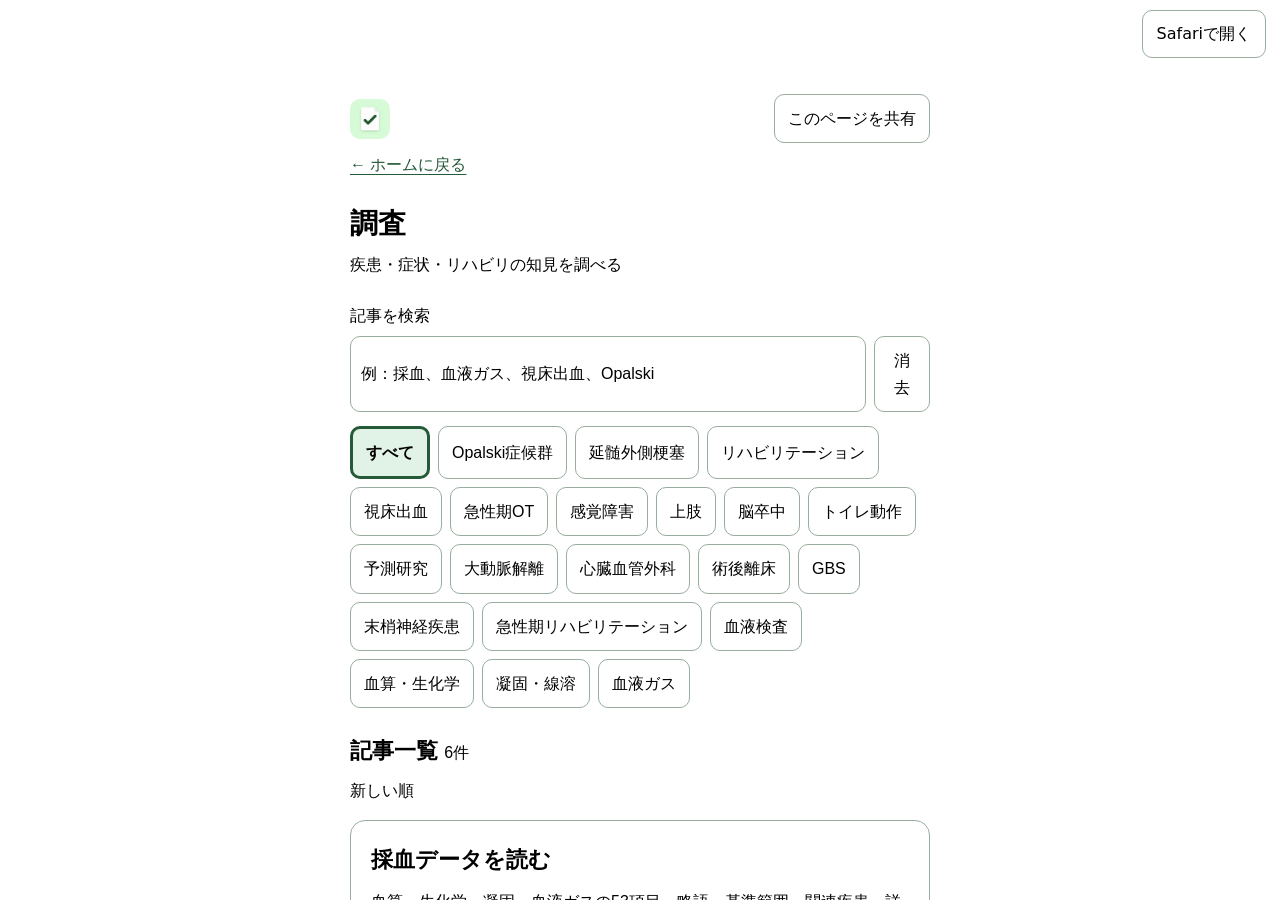
<file: index.html>
<!doctype html><html lang="ja"><meta charset="utf-8"><meta name="viewport" content="width=device-width,initial-scale=1"><meta http-equiv="refresh" content="0;url=./research/"><title>OT調査</title><a href="./research/">調査一覧を開く</a></html>
</file>
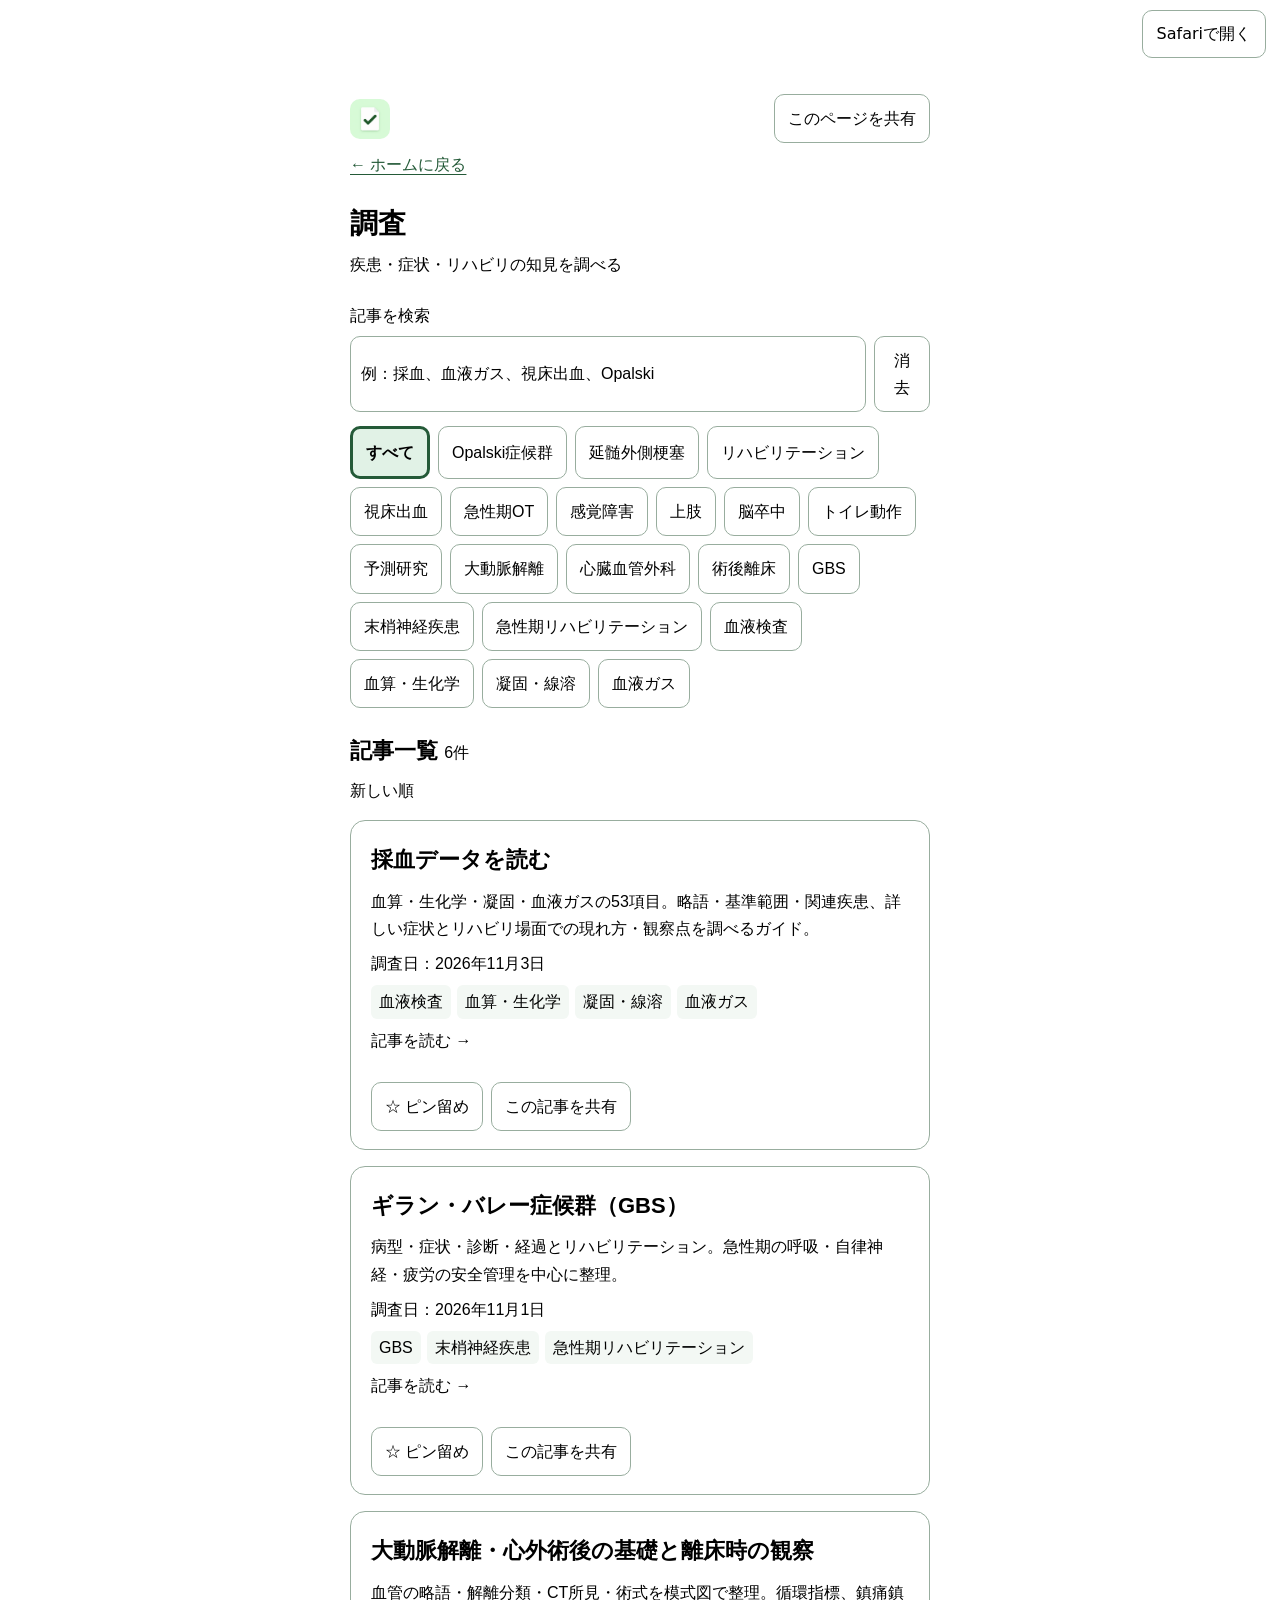
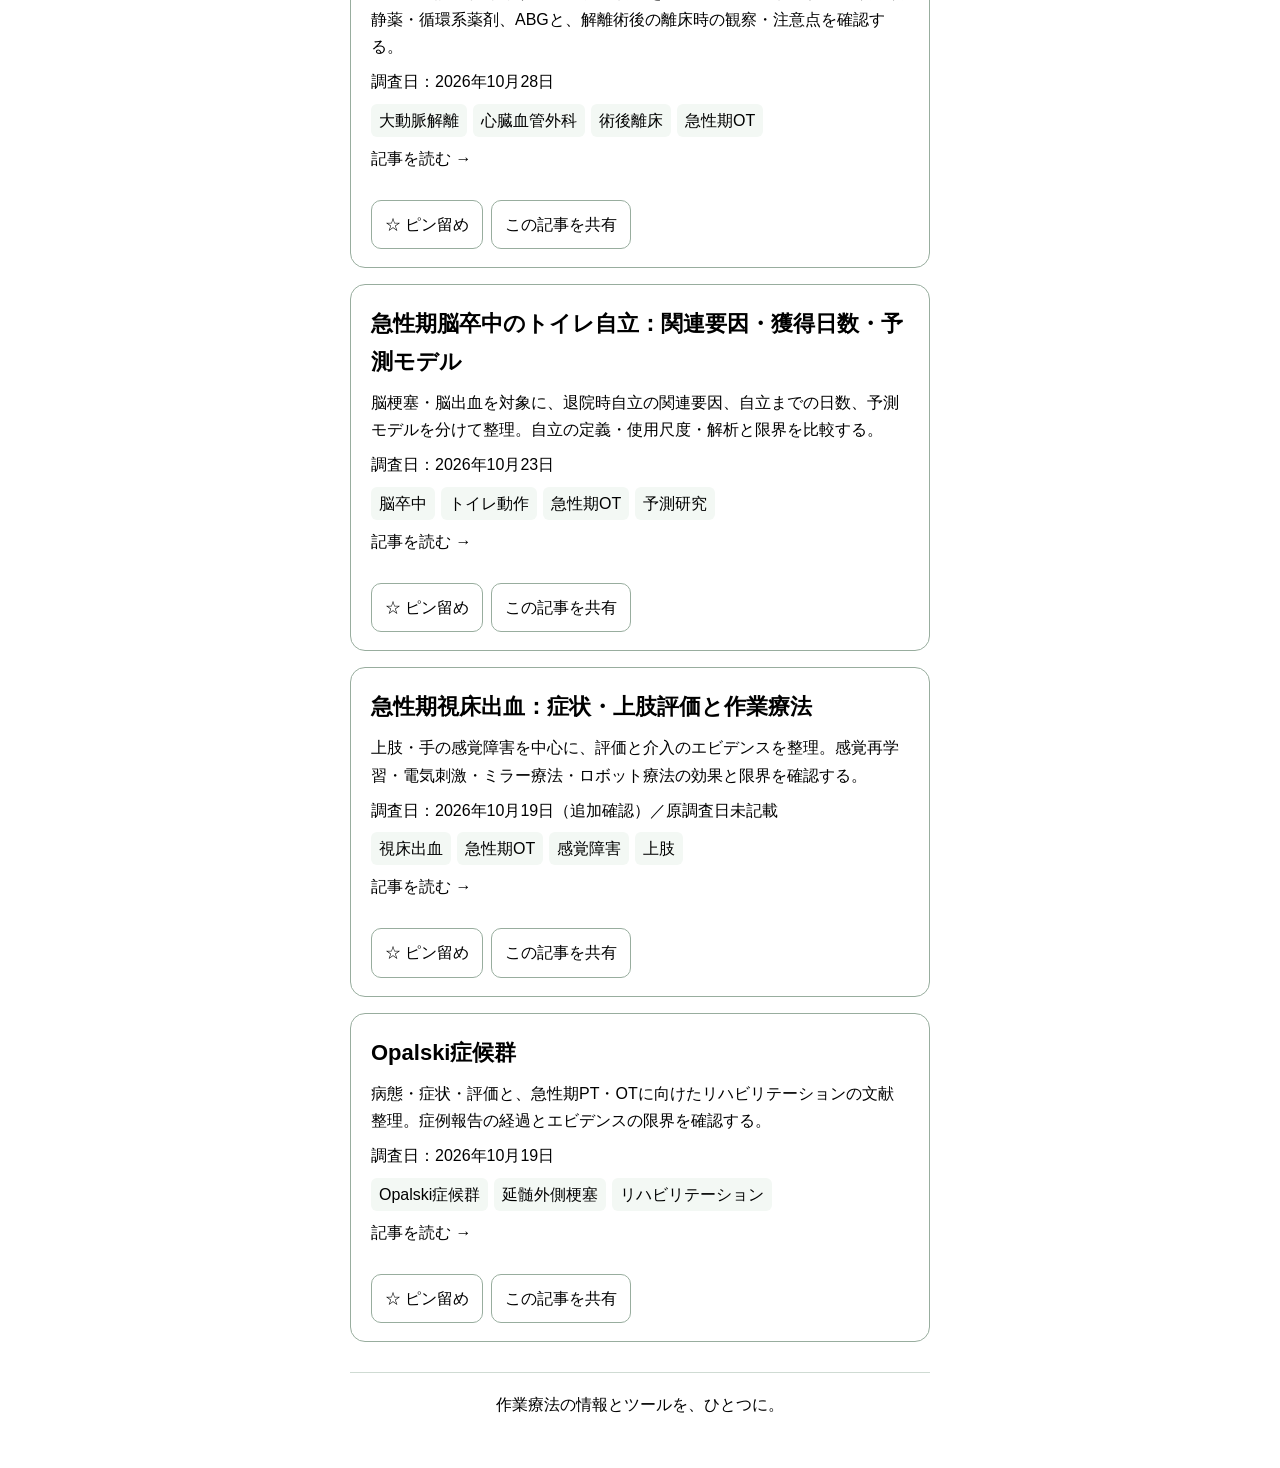
<file: research/index.html>
<!doctype html><html lang="ja"><head><meta charset="utf-8"><meta name="viewport" content="width=device-width,initial-scale=1,viewport-fit=cover"><meta name="theme-color" content="#e1f2e6"><meta name="apple-mobile-web-app-capable" content="yes"><meta name="apple-mobile-web-app-title" content="OT実践ツール"><title>調査｜OT実践ツール</title><link rel="manifest" href="../manifest.webmanifest"><link rel="apple-touch-icon" href="../apple-touch-icon-324a637651.png"><link rel="icon" href="../icon-192-324a637651.png"><link rel="stylesheet" href="../style.css"><link rel="stylesheet" href="./research.css"><link rel="stylesheet" data-ot-green-theme="20261104" href="../ot-green-theme-20261104.css"></head><body><main><div class="top"><img class="brand-icon" src="../icon-192-324a637651.png" alt=""><button data-share-url="" data-share-title="調査｜OT実践ツール">このページを共有</button></div><div id="offline" hidden>オフラインです。未取得のリンク先は開けません。</div><div id="update" hidden>新しい版があります。<button id="applyUpdate">更新して再読み込み</button></div><a class="back" href="https://ot-practice-portal-kudo.kudohjunpei1996.chatgpt.site/">← ホームに戻る</a><h1>調査</h1><p>疾患・症状・リハビリの知見を調べる</p><div class="research-controls"><label for="articleSearch">記事を検索</label><div class="searchrow"><input id="articleSearch" type="search" placeholder="例：採血、血液ガス、視床出血、Opalski" autocomplete="off"><button id="clearSearch">消去</button></div><div id="tagFilters" class="tags" role="group" aria-label="タグで絞り込み"></div><p id="pinNotice" role="status"></p></div><section id="pinnedSection" hidden><h2>ピン留め</h2><div id="pinnedArticles"></div></section><section aria-labelledby="listTitle"><h2 id="listTitle">記事一覧 <span id="articleCount"></span></h2><p>新しい順</p><div id="articleList" aria-live="polite">記事を読み込んでいます。</div></section><footer>作業療法の情報とツールを、ひとつに。</footer></main><dialog id="shareDialog" aria-labelledby="shareTitle"><h2 id="shareTitle">このページを共有</h2><label for="shareURL">共有するURL</label><input id="shareURL" type="url" readonly><div class="row"><button id="copyURL" type="button">URLをコピー</button><button id="closeShare" type="button">閉じる</button></div><p id="copyMessage" role="status"></p></dialog><script src="../share.js"></script><script src="../pwa.js"></script><script src="./research.js"></script><script data-ot-safari="1">(()=>{if(document.getElementById('ot-safari-open'))return;const host=document.createElement('div');host.id='ot-safari-open';host.style.cssText='padding:10px 14px;background:#fff;color:#000;text-align:right;font:16px/1.6 system-ui;position:relative;z-index:20';const button=document.createElement('button');button.textContent='Safariで開く';button.type='button';button.style.cssText='font:inherit;min-height:48px;padding:8px 14px;border:1px solid #527260;border-radius:10px;background:#fff;color:#000';host.append(button);document.body.prepend(host);const dialog=document.createElement('dialog');dialog.style.cssText='max-width:460px;width:calc(100% - 32px);padding:22px;border:1px solid #527260;border-radius:14px;background:#fff;color:#000;font:16px/1.7 system-ui';dialog.innerHTML='<h2 style="font-size:20px;color:#000">Safariで開く</h2><p style="color:#000">下のリンクでブラウザに切り替えます。PWA内に戻る場合は、URLをコピーしSafariのアドレス欄に貼り付けてください。端末の既定ブラウザがSafari以外の場合は、そのブラウザで開くことがあります。</p><a target="_blank" rel="noopener noreferrer" style="display:block;padding:12px;color:#000;text-decoration:underline">ブラウザで開く ↗</a><label style="color:#000">このページのURL<input readonly style="display:block;box-sizing:border-box;width:100%;min-height:48px;font:inherit;color:#000;background:#fff"></label><button type="button" data-copy style="font:inherit;min-height:48px;margin:12px 8px 0 0;color:#000;background:#fff">URLをコピー</button><button type="button" data-close style="font:inherit;min-height:48px;color:#000;background:#fff">閉じる</button><p role="status" style="color:#000"></p>';document.body.append(dialog);button.onclick=()=>{dialog.querySelector('a').href=location.href;dialog.querySelector('input').value=location.href;dialog.querySelector('[role=status]').textContent='';dialog.showModal()};dialog.querySelector('[data-close]').onclick=()=>{dialog.close();button.focus()};dialog.querySelector('[data-copy]').onclick=async()=>{try{await navigator.clipboard.writeText(location.href);dialog.querySelector('[role=status]').textContent='URLをコピーしました。Safariに貼り付けてください。'}catch(e){dialog.querySelector('input').focus();dialog.querySelector('input').select();dialog.querySelector('[role=status]').textContent='URLを長押ししてコピーしてください。'}}})();</script></body></html>
</file>
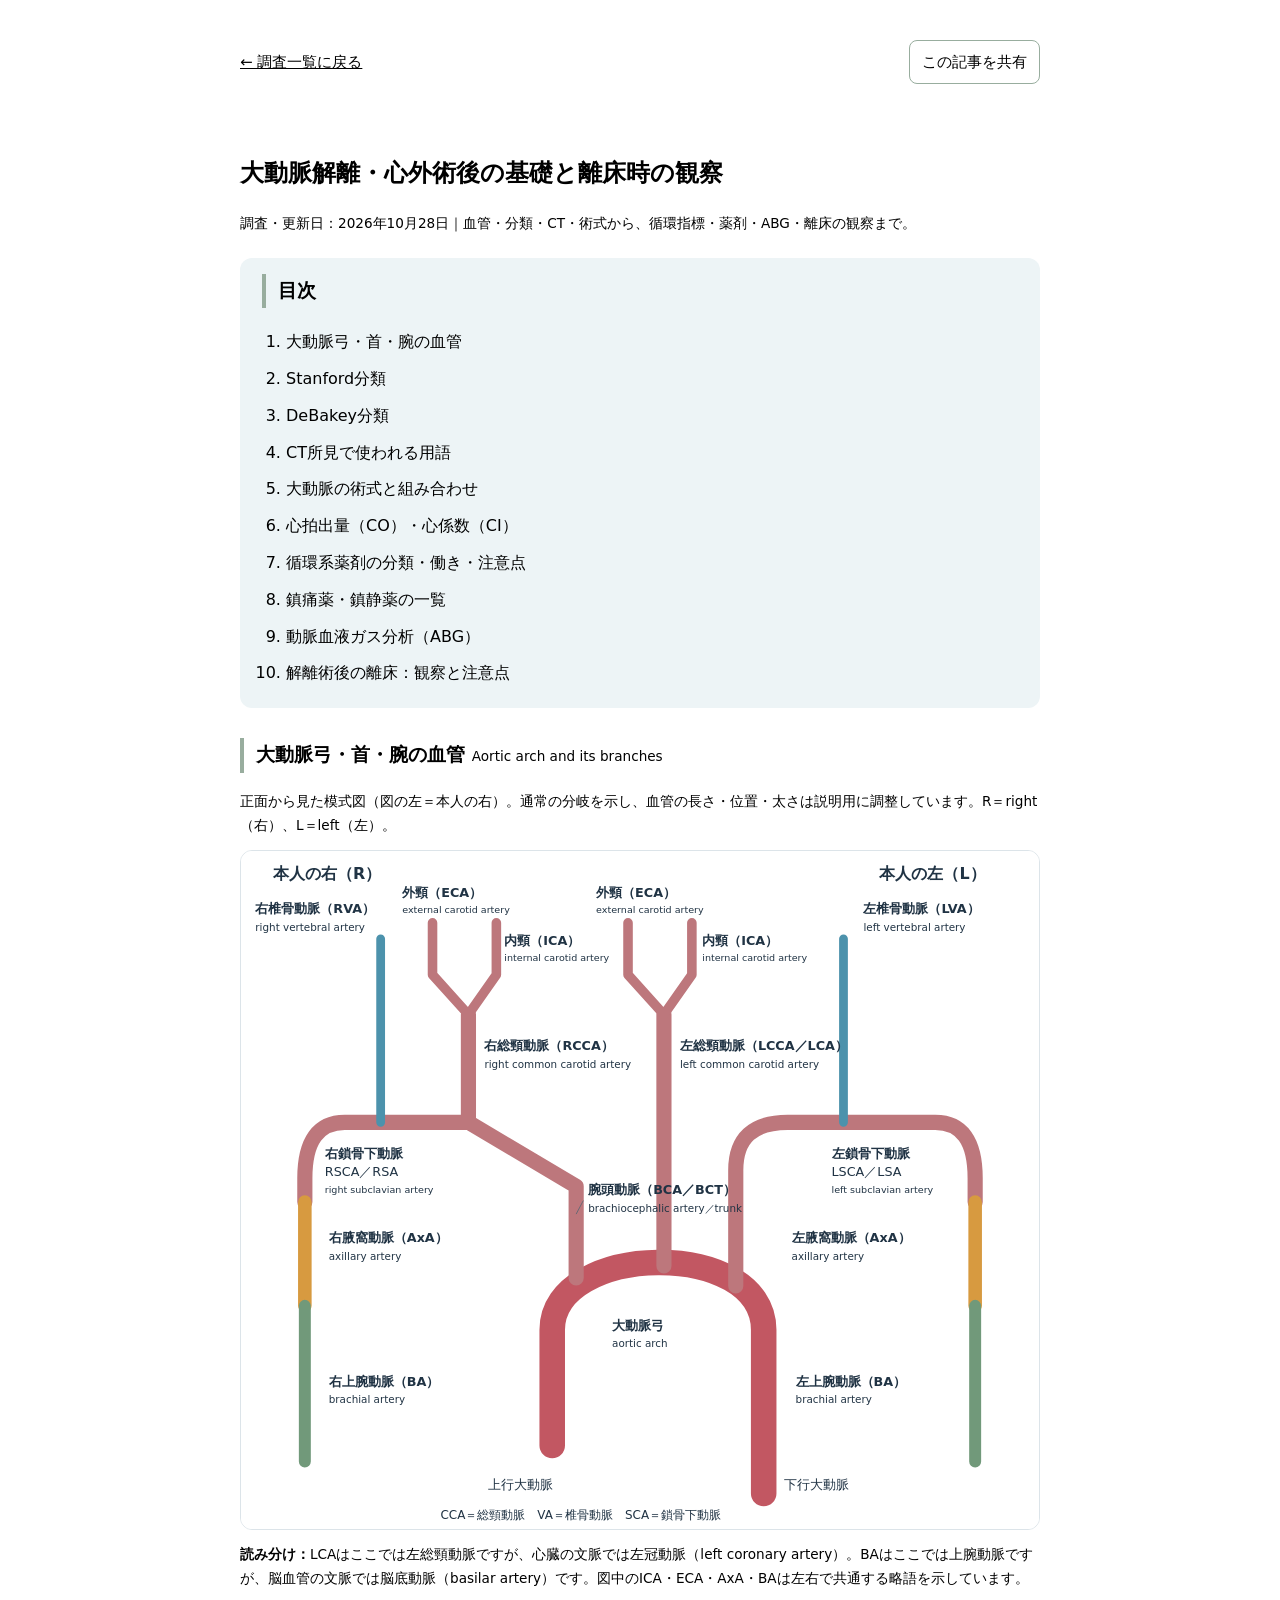
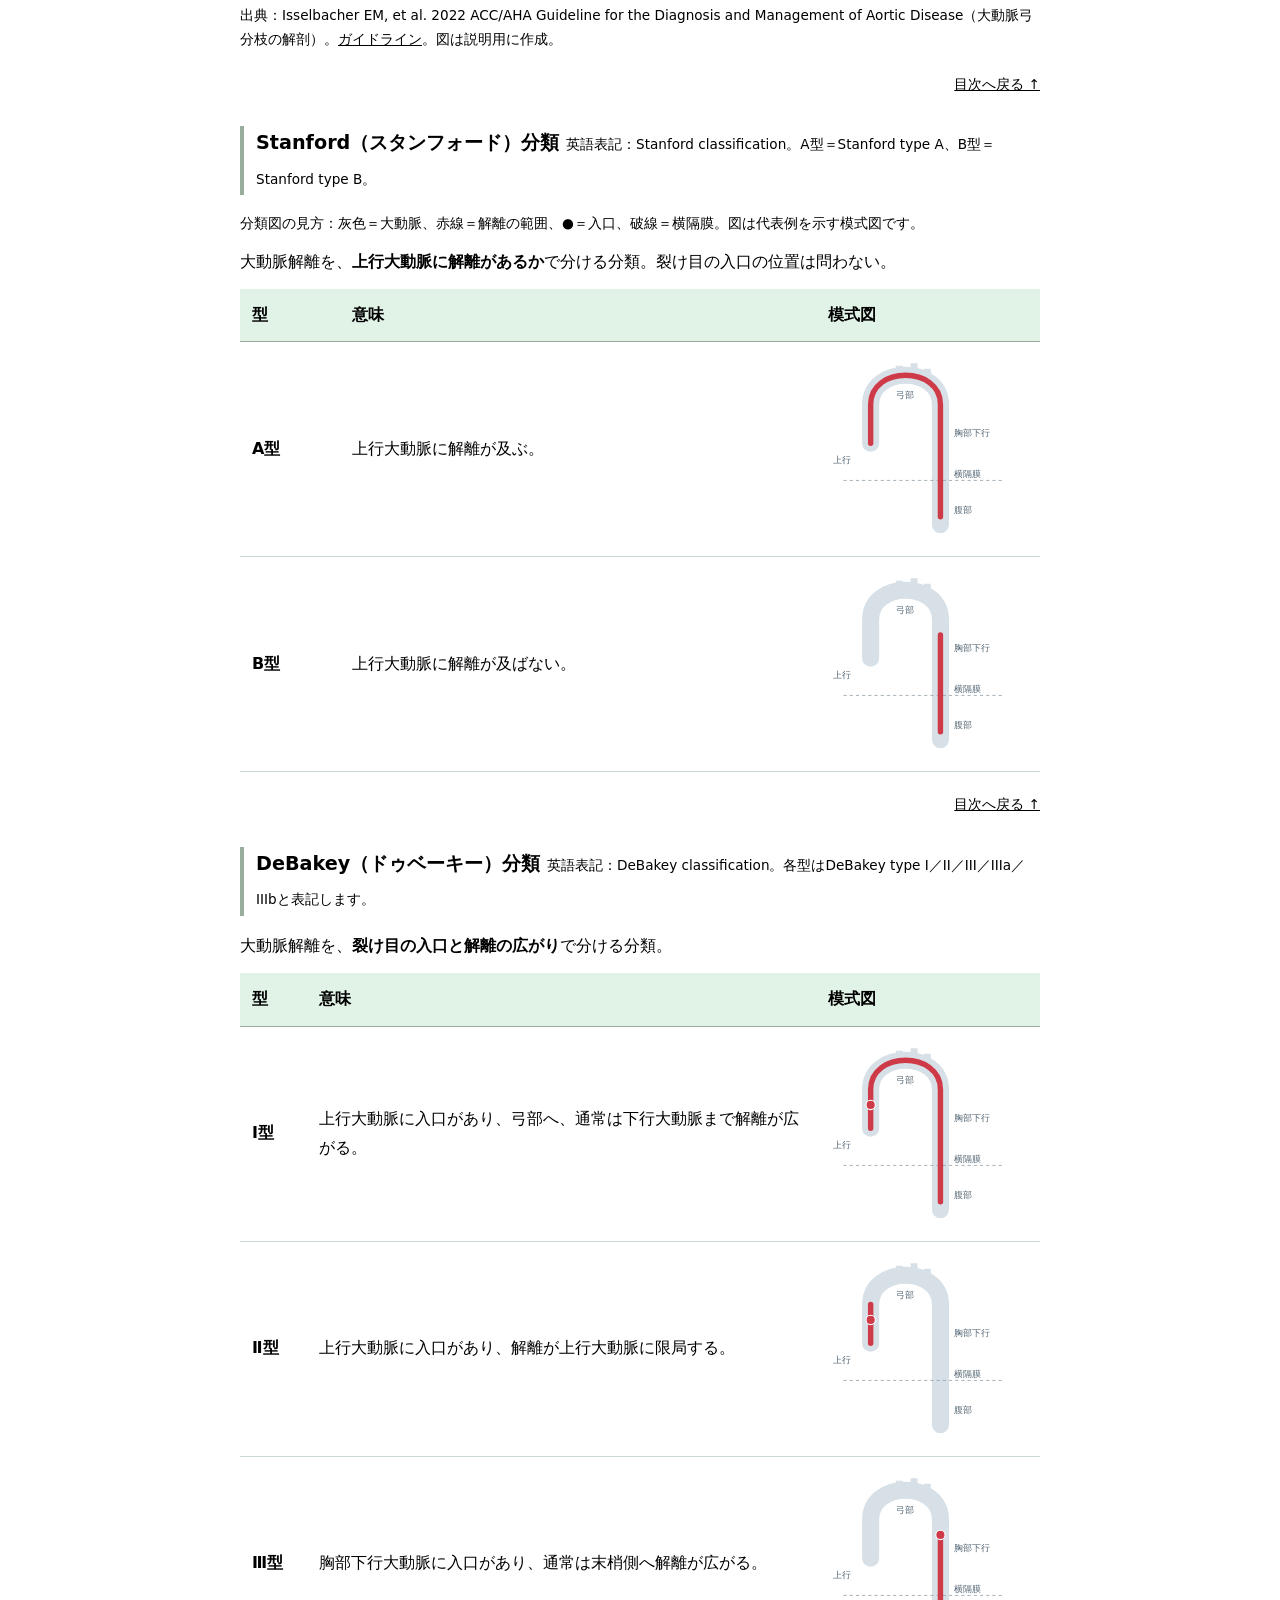
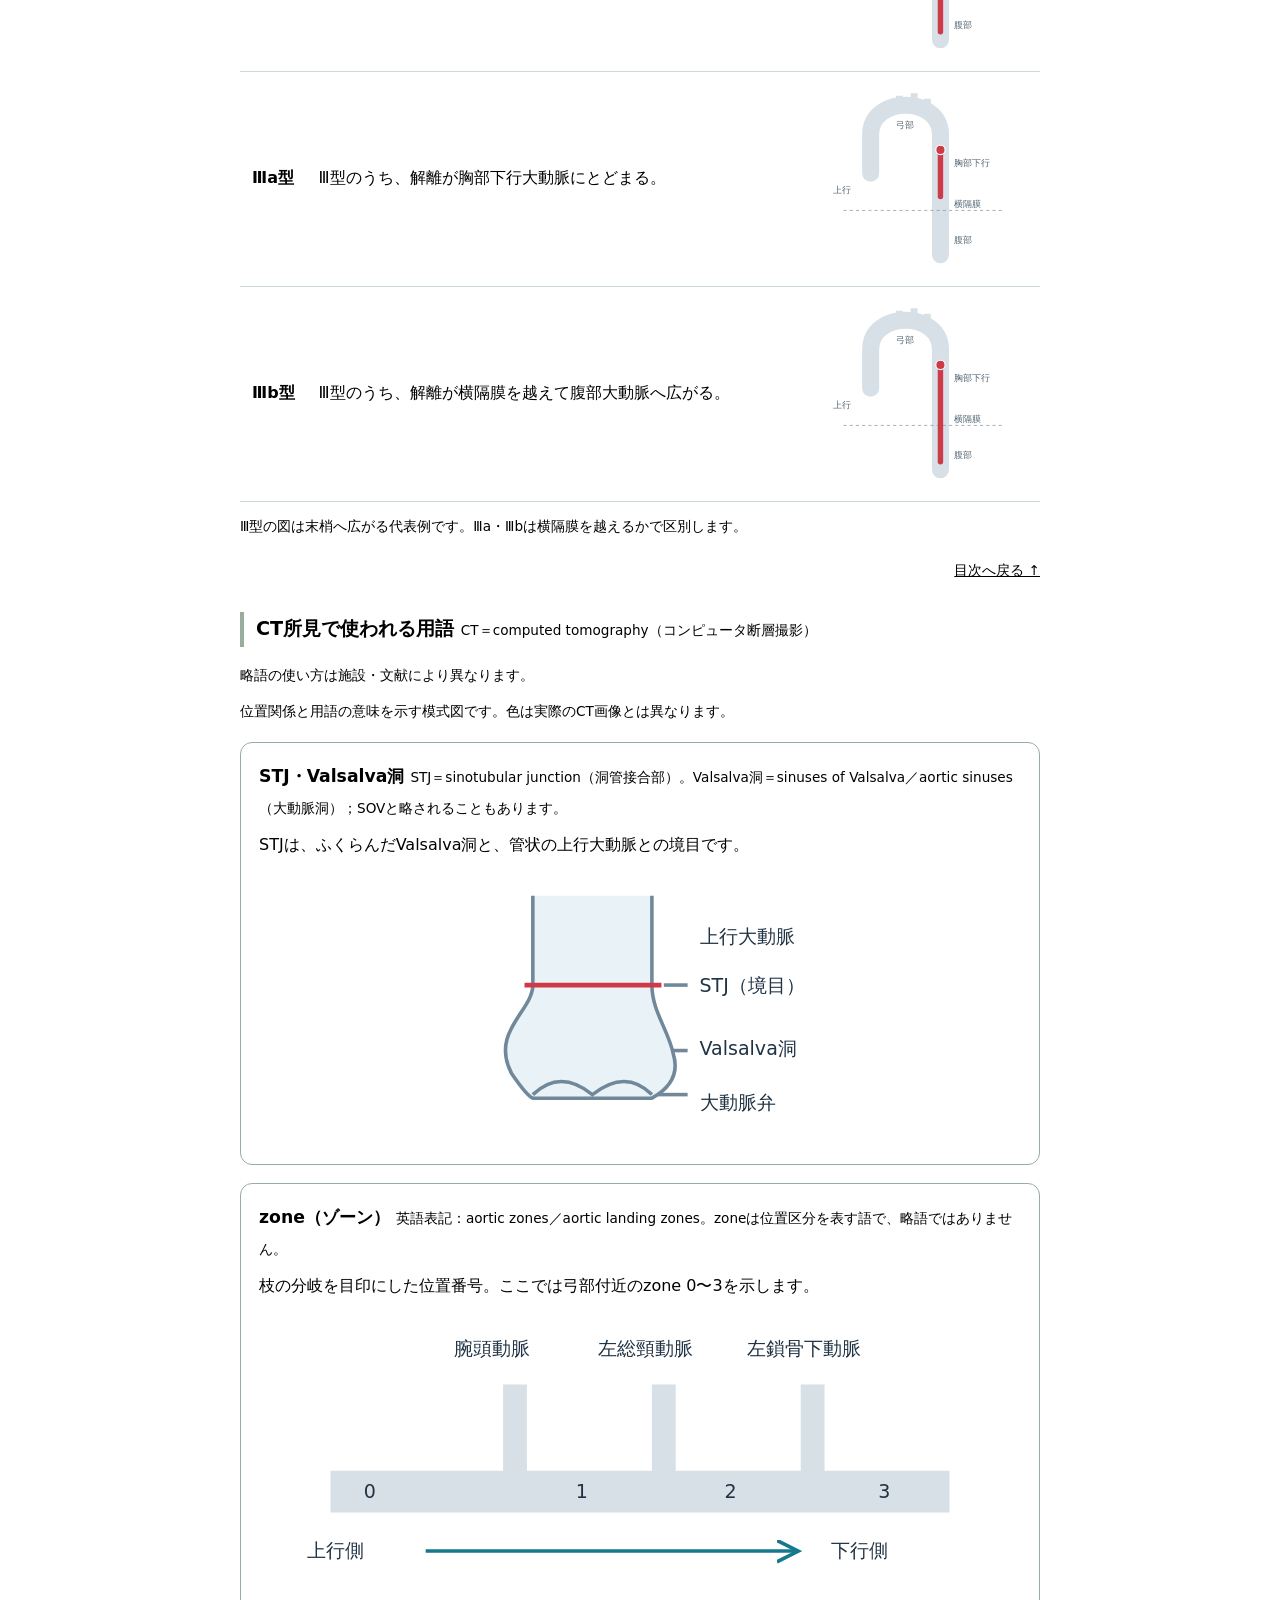
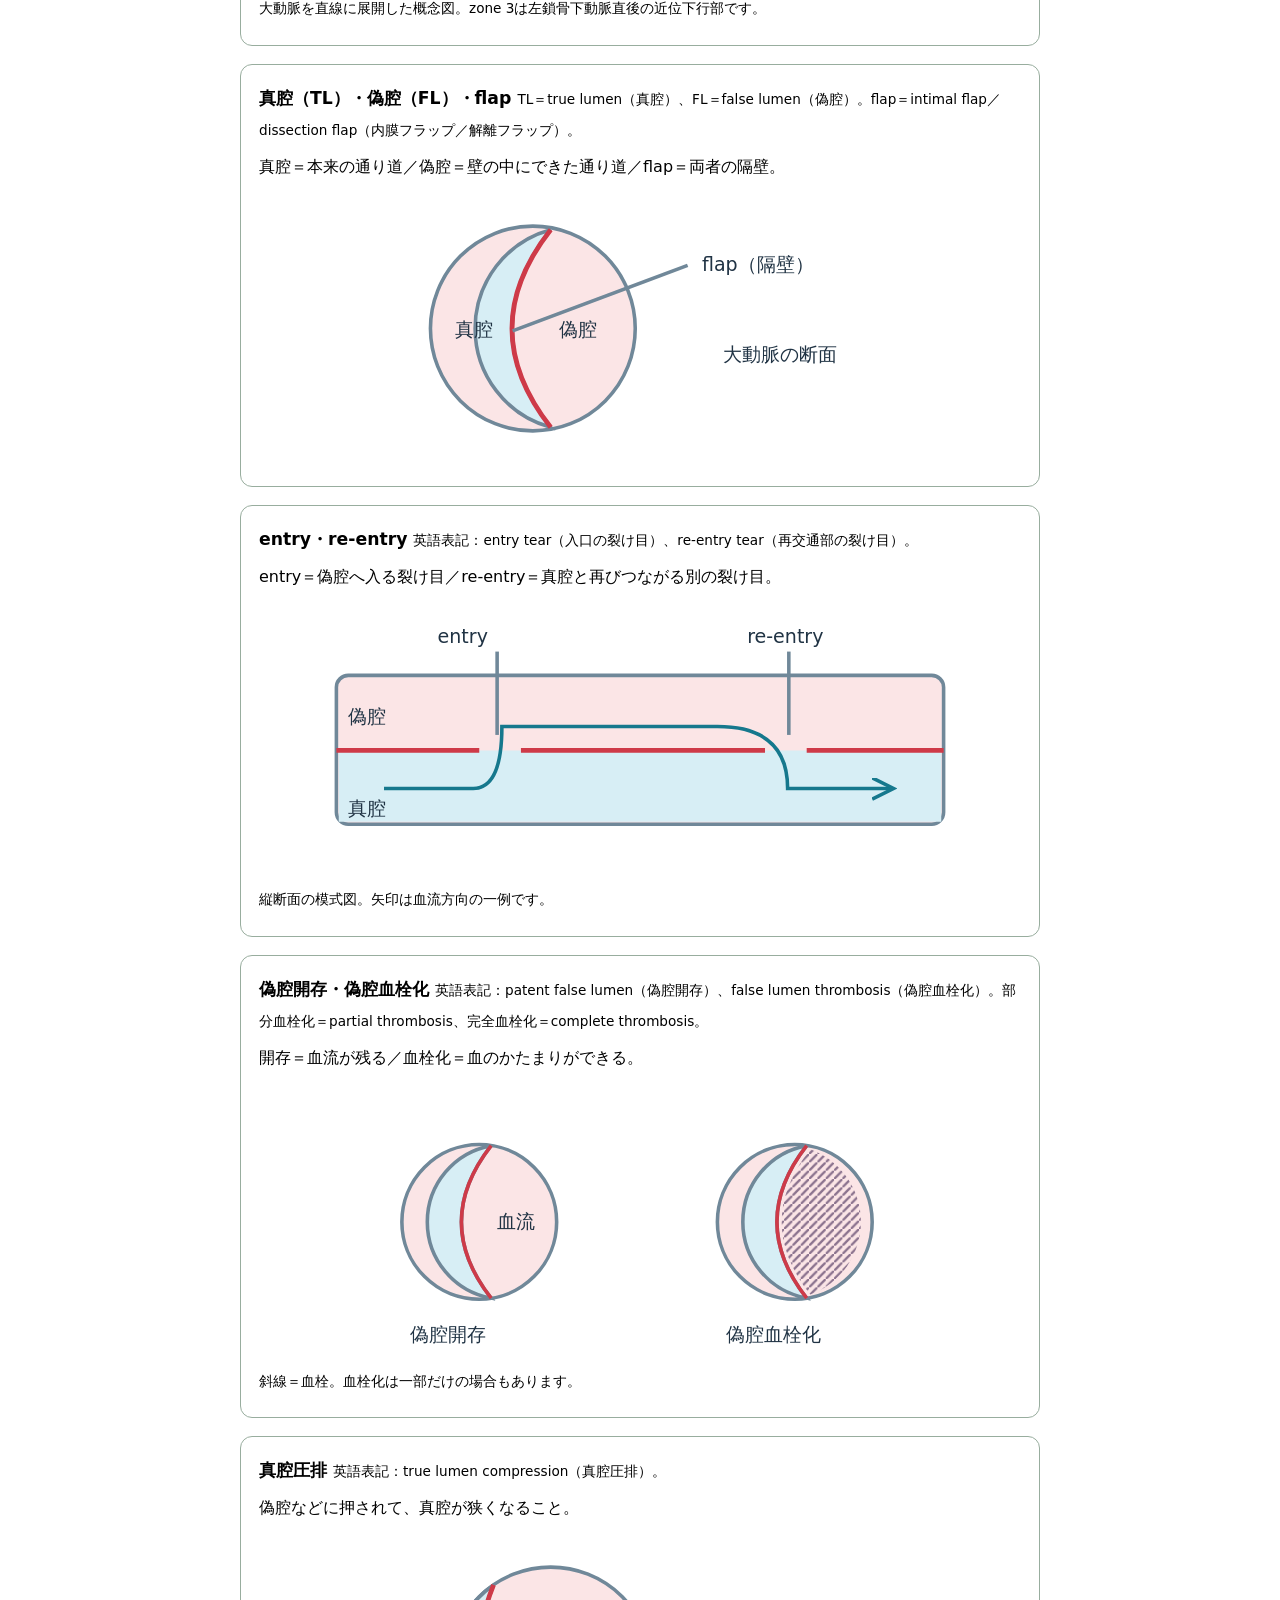
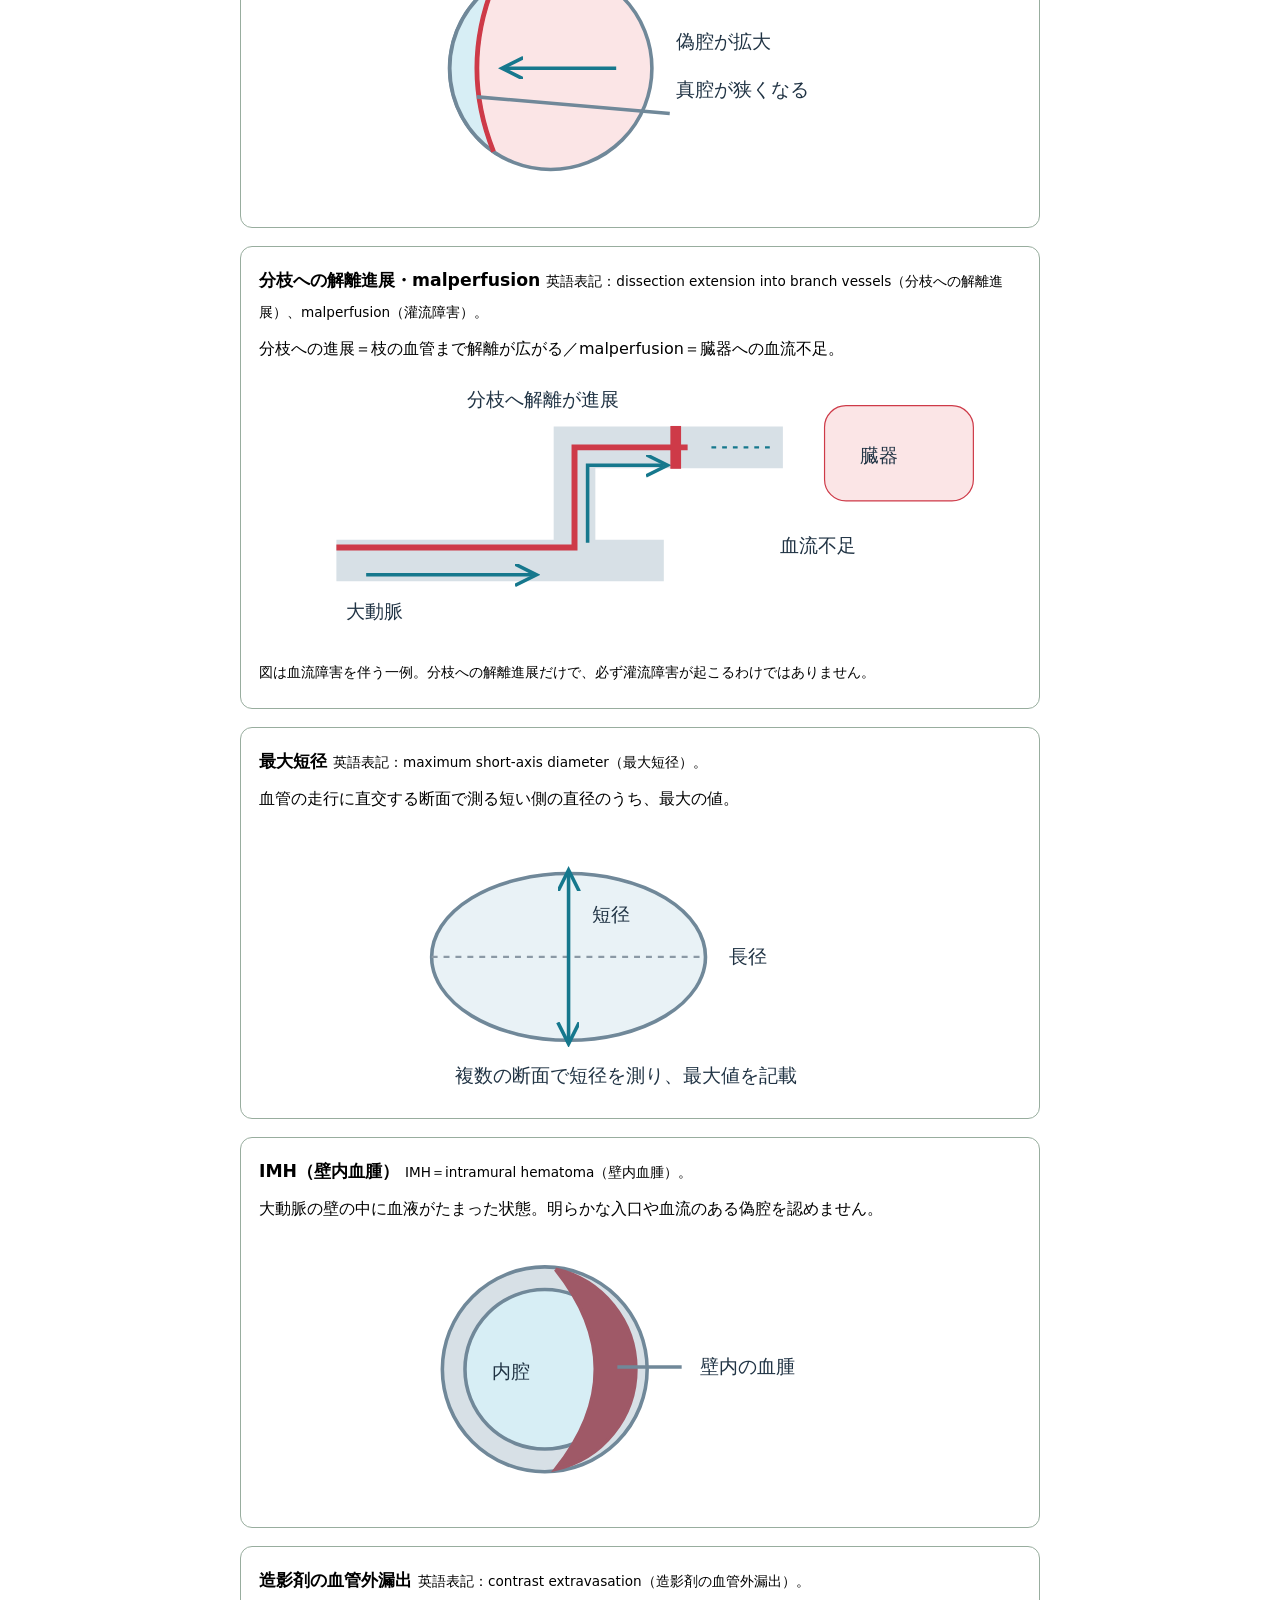
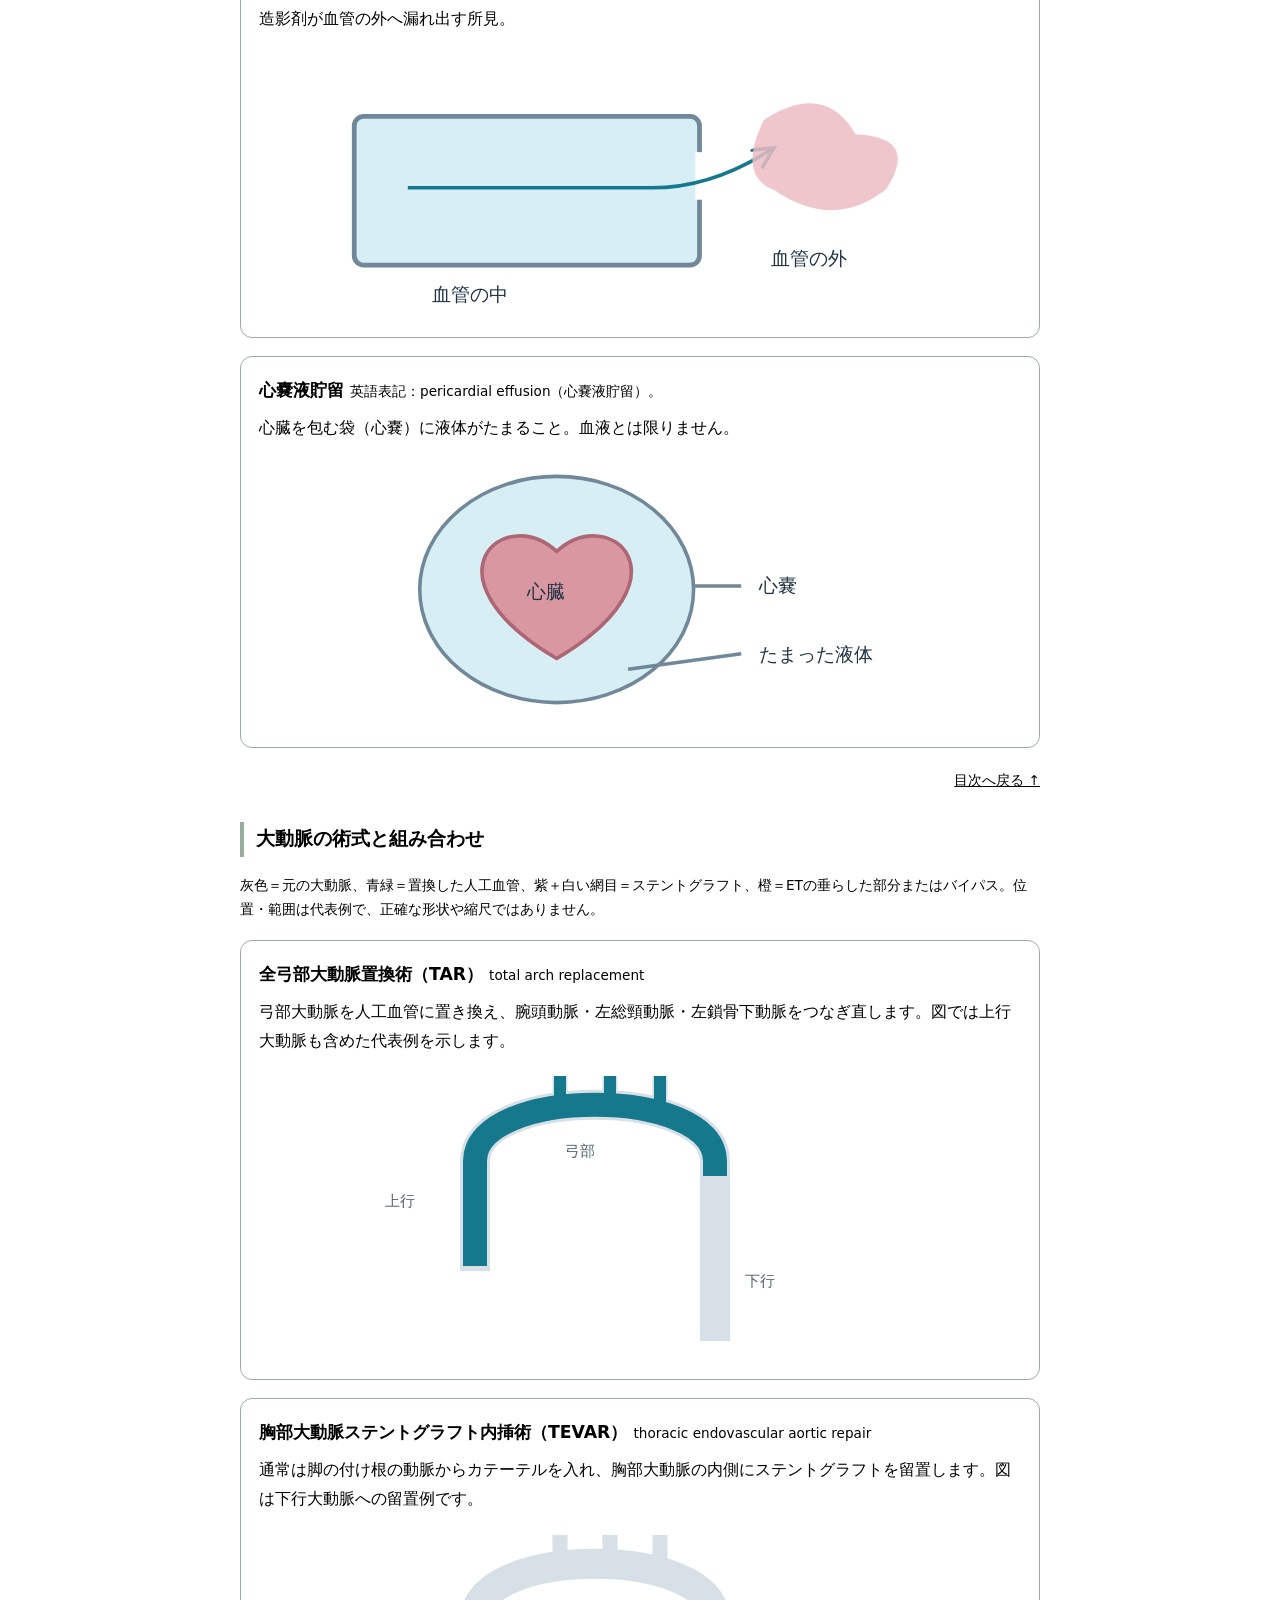
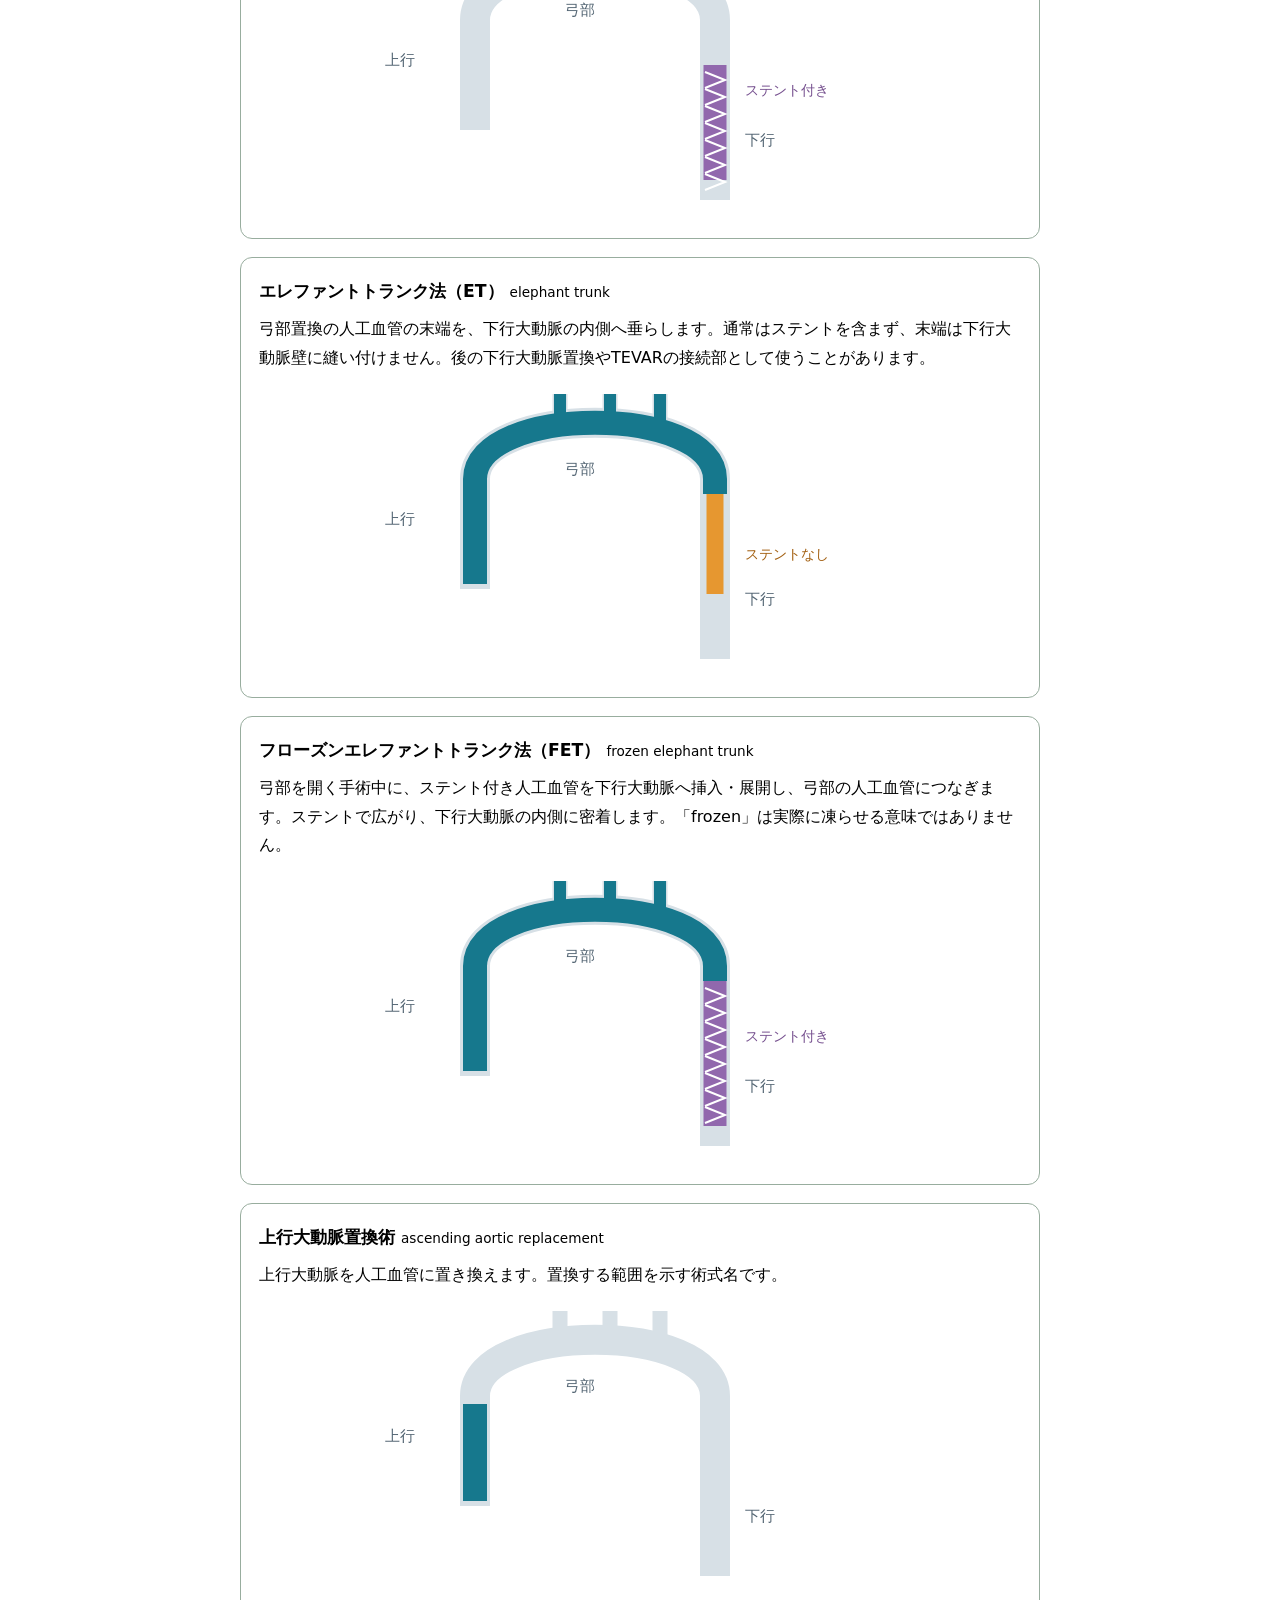
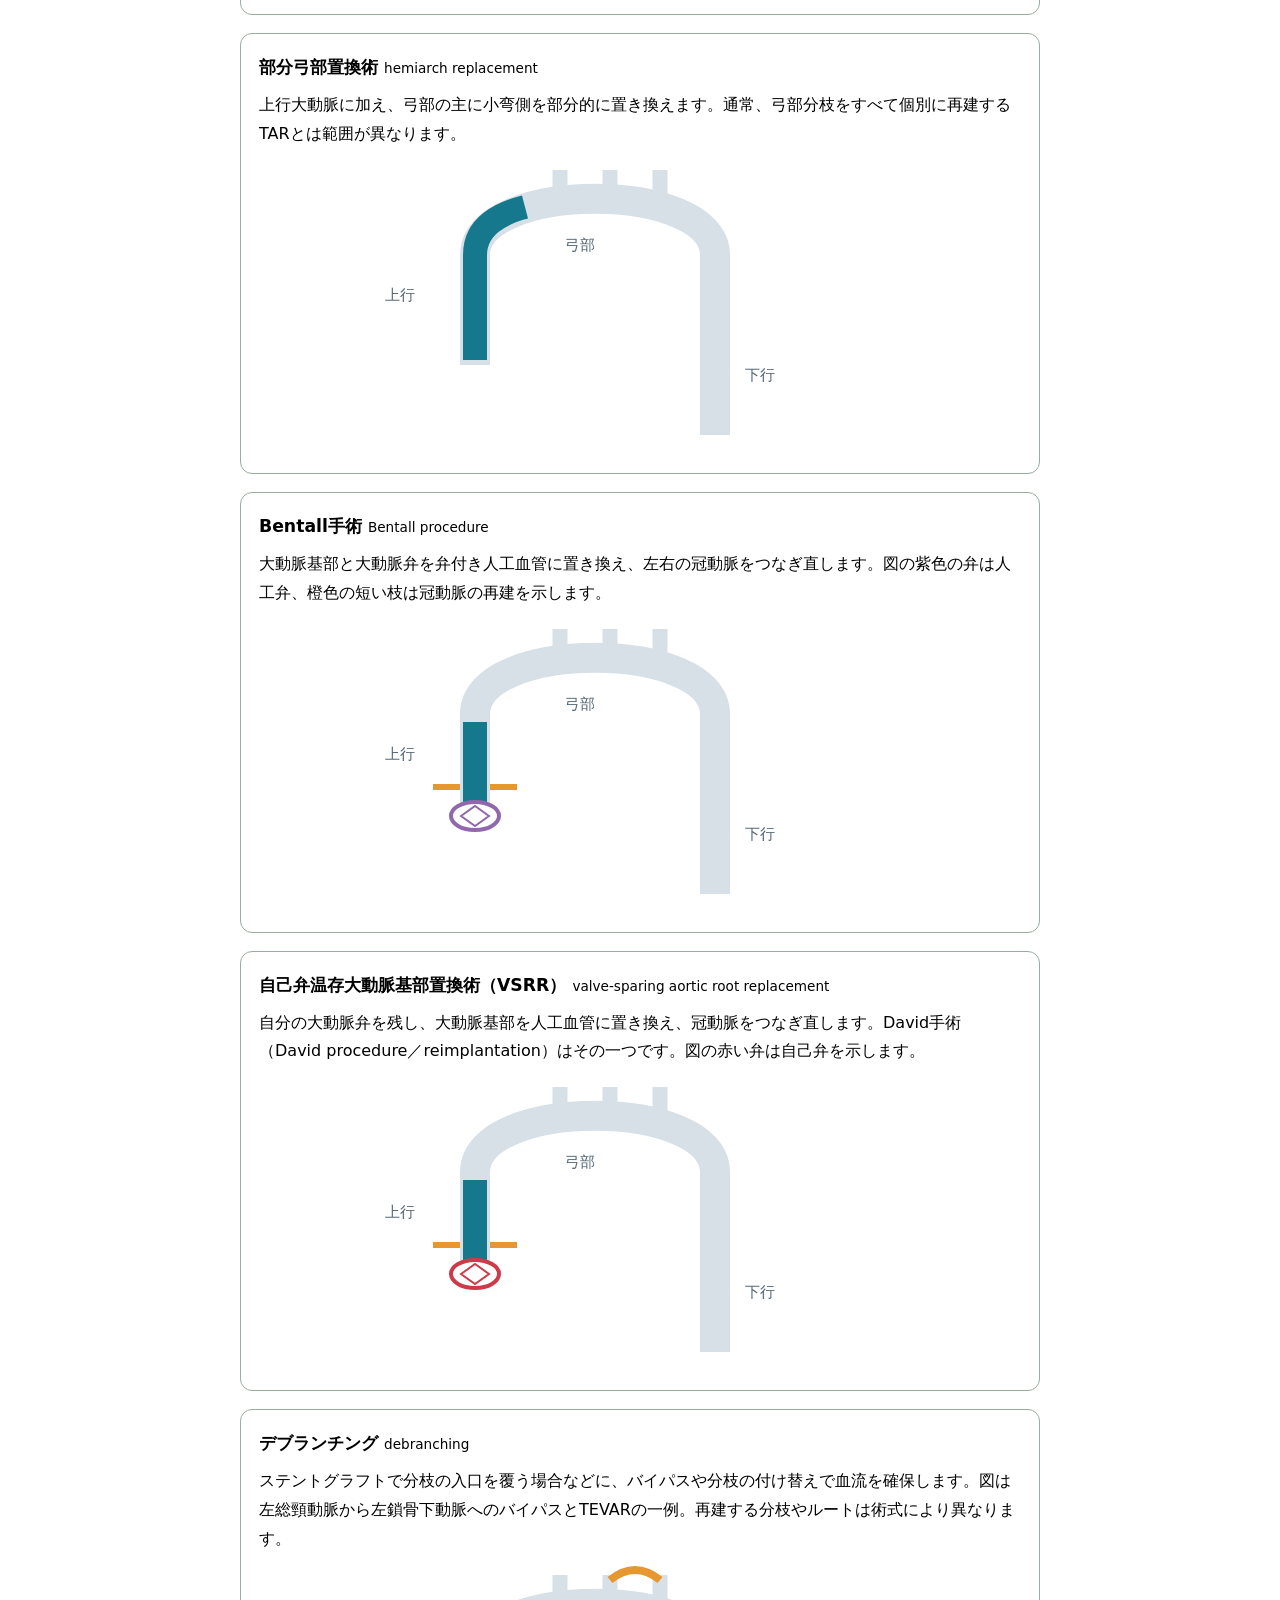
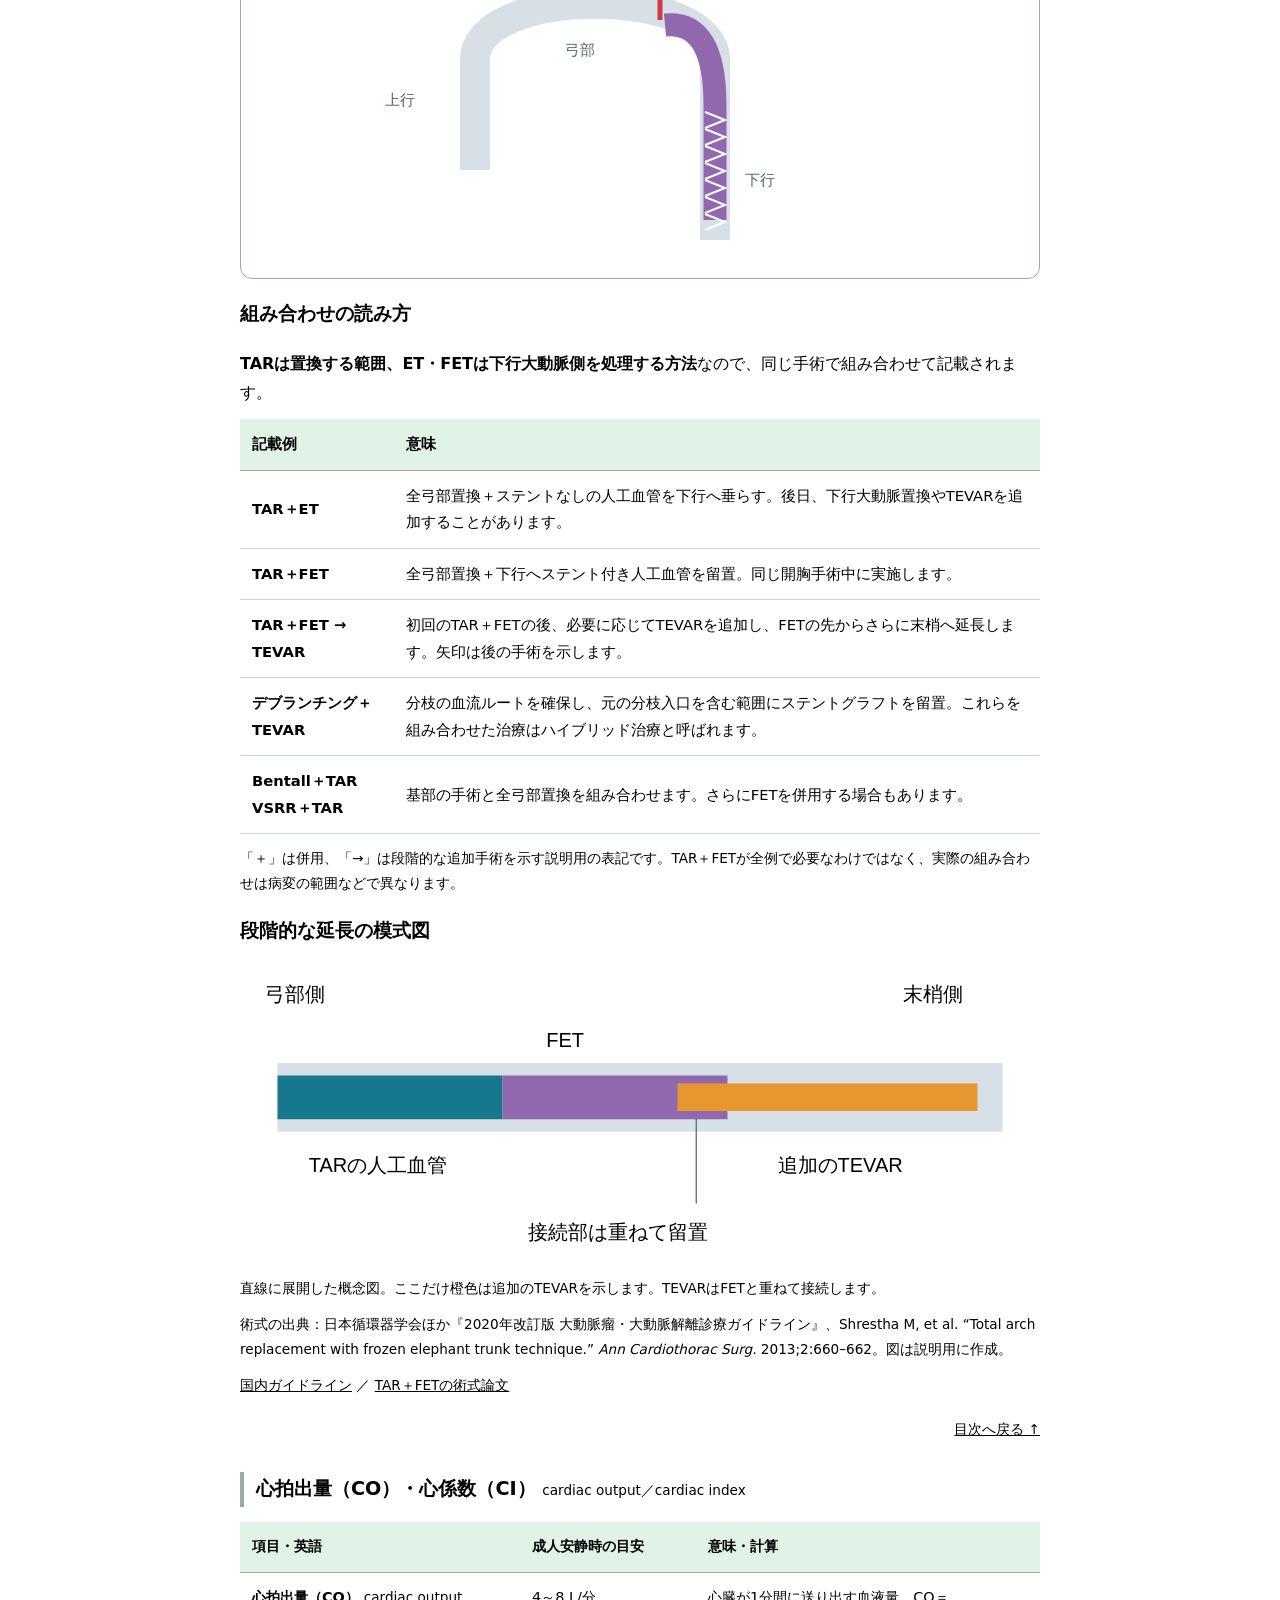
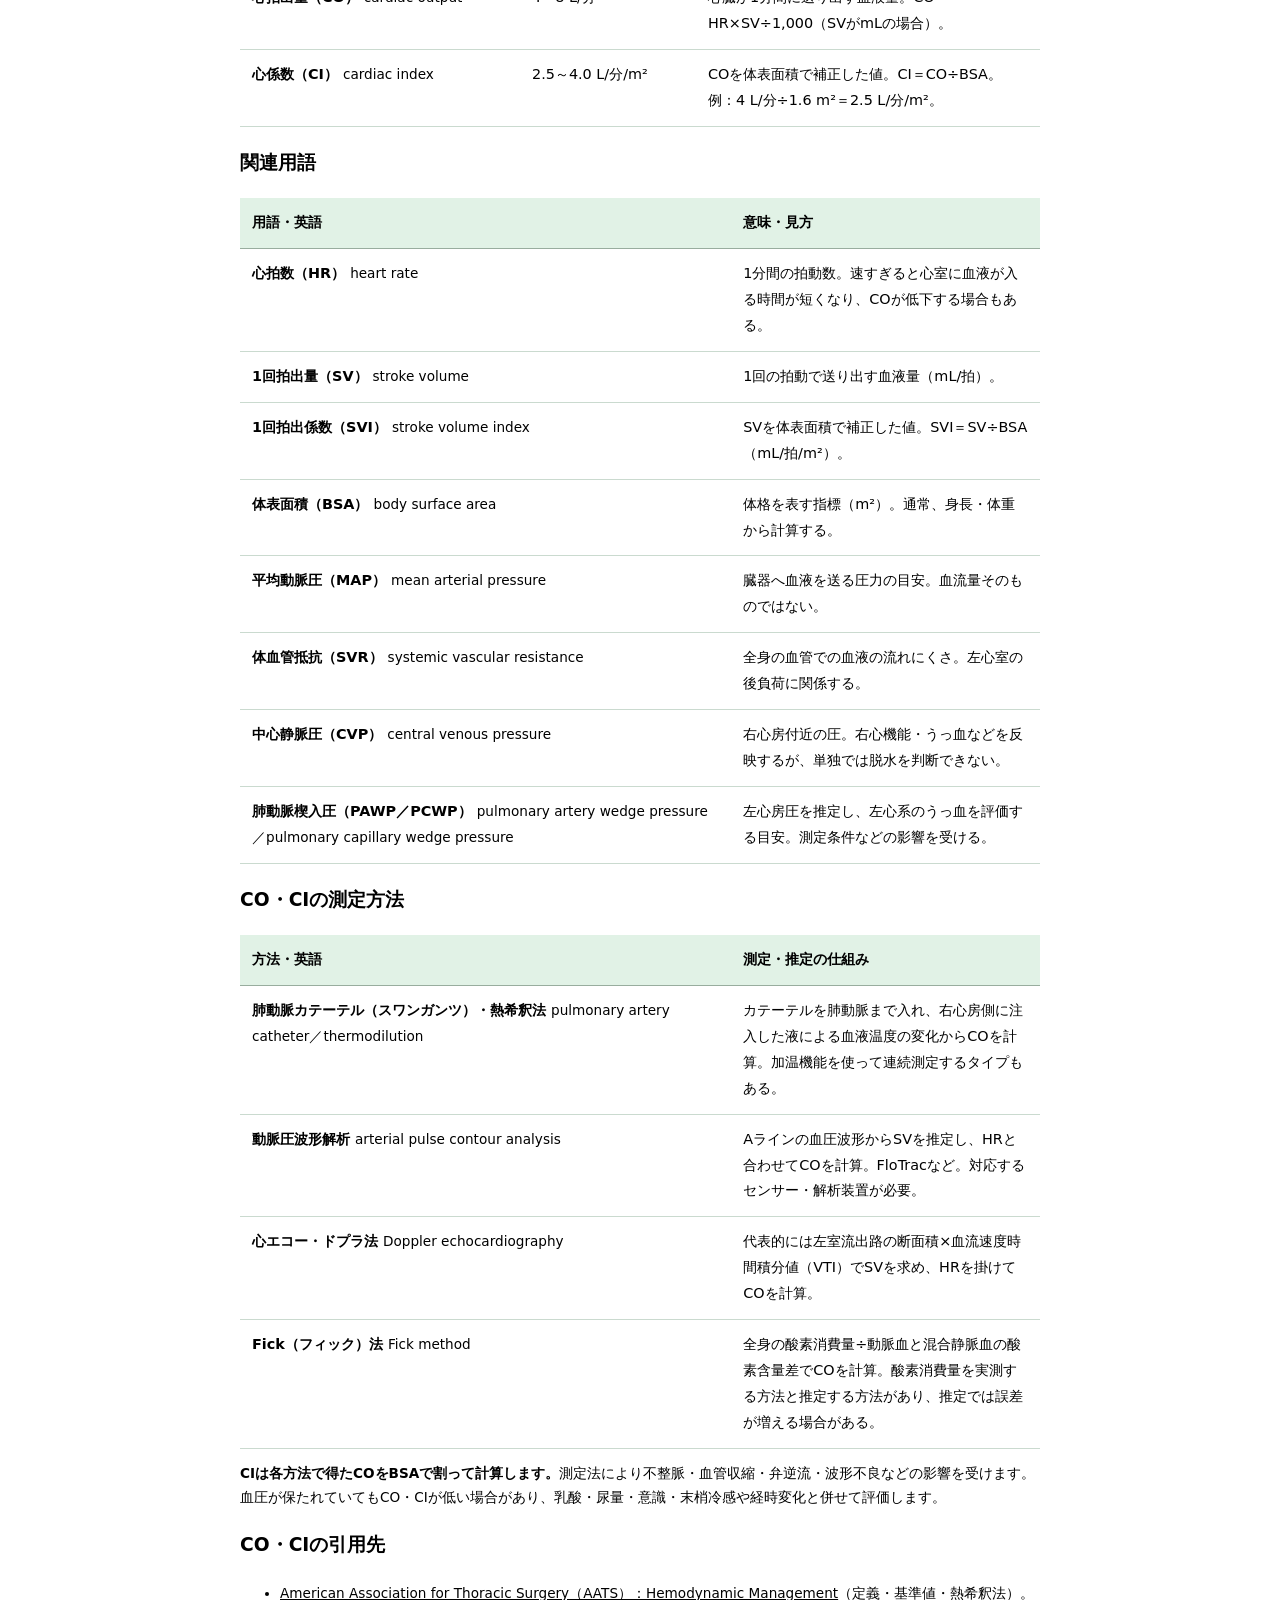
<file: research/aortic-dissection/index.html>
<!doctype html>
<html lang="ja">
<head>
<meta charset="utf-8">
<meta name="viewport" content="width=device-width, initial-scale=1">
<title>大動脈解離・心外術後の基礎と離床時の観察｜OT実践ツール</title>
<style>
body{font-family:system-ui,"Noto Sans JP",sans-serif;line-height:1.8;color:#203344;background:#f4f7fa;margin:0;padding:28px 18px}main{max-width:800px;margin:auto;background:white;padding:clamp(20px,5vw,44px);border-radius:14px}h1{font-size:1.5rem;margin-top:0}h2{font-size:1.2rem;margin-top:30px;border-left:4px solid #287c87;padding-left:12px}table{width:100%;border-collapse:collapse}th,td{text-align:left;padding:12px;border-bottom:1px solid #dce4e9}th{background:#edf4f6}td:first-child{white-space:nowrap;font-weight:600}footer{font-size:.85rem;color:#536573;border-top:1px solid #dce4e9;margin-top:30px;padding-top:16px}a{color:#176d7a}p{margin:12px 0}@media print{body{padding:0;background:white}main{padding:12px}}
.diagram{width:190px;max-width:100%;height:auto;display:block}.figure-cell{width:200px} .legend{font-size:.85rem;color:#536573} @media(max-width:600px){th,td{padding:8px} .figure-cell{width:135px}.diagram{min-width:120px}}
.term-card{border:1px solid #dce4e9;border-radius:12px;padding:18px;margin:18px 0;break-inside:avoid}.term-card h3{font-size:1.08rem;margin:0 0 8px}.term-card p{margin:6px 0}.term-card svg{width:100%;height:auto;display:block;max-height:300px}.heading-english{font-size:.85rem;font-weight:400;color:#536573;overflow-wrap:anywhere}.term-card .legend{margin-top:10px}@media(max-width:500px){.term-card{padding:10px}main{padding:16px}}
.graft{fill:none;stroke:#16788d;stroke-width:24}.combo td:first-child{white-space:normal}.combo{font-size:.92rem}.vessel-scroll{overflow-x:auto;border:1px solid #dce4e9;border-radius:12px}.vessel-map{display:block;width:100%;min-width:750px;height:auto;max-height:none}@media print{.vessel-map{min-width:0}}.drug-scroll{overflow-x:auto}.drug-table{font-size:.88rem;min-width:800px}.drug-table td{vertical-align:top}.drug-table td:first-child{white-space:normal}.drug-table th:nth-child(2){width:20%}.drug-table th:nth-child(4){width:24%}.drug-table caption{text-align:left;font-size:.85rem;color:#536573;margin:8px 0 14px}.drug-table tfoot{font-size:.83rem;background:#edf4f6}.drug-refs{font-size:.85rem;overflow-wrap:anywhere}.drug-refs li{margin:10px 0}@media print{.drug-table{min-width:0;font-size:.7rem}}.abg-table{font-size:.9rem;min-width:620px}.abg-table td{vertical-align:top}.abg-table td:first-child{white-space:normal;width:35%}.abg-table td:nth-child(2){width:22%}@media print{.abg-table{min-width:0;font-size:.78rem}}html{scroll-behavior:smooth}section{scroll-margin-top:20px}nav{background:#edf4f6;border-radius:12px;padding:16px 22px;margin:22px 0 30px}nav h2{margin-top:0}nav ol{margin-bottom:0;padding-left:24px}nav li{padding:4px 0}nav a{text-decoration:none}nav a:hover{text-decoration:underline}.back-top{font-size:.85rem;text-align:right;margin-top:20px}@media(prefers-reduced-motion:reduce){html{scroll-behavior:auto}}@media print{.back-top{display:none}}.mob-table{font-size:.9rem;min-width:760px}.mob-table td{vertical-align:top;white-space:normal!important}.mob-table td:first-child{width:17%}.mob-table td:nth-child(2){width:40%}.alert{background:#fff0ef;padding:14px;border-left:4px solid #c25762}@media print{.mob-table{min-width:0;font-size:.76rem}}</style>
<link rel="manifest" href="../../manifest.webmanifest"><link rel="apple-touch-icon" href="../../apple-touch-icon-324a637651.png"><style>.article-toolbar{max-width:800px;margin:0 auto 12px;display:flex;justify-content:space-between;align-items:center;gap:12px;flex-wrap:wrap;padding:12px 16px;background:white;border-radius:12px}.article-toolbar a,.article-toolbar button{min-height:44px;display:inline-flex;align-items:center;font-size:15px}.article-toolbar button{background:#edf4f6;border:1px solid #bed1d6;border-radius:8px;padding:8px 12px;color:#203344}dialog{max-width:480px;width:calc(100% - 32px);border:1px solid #769482;border-radius:15px;padding:22px}dialog::backdrop{background:#0006}dialog input{min-height:44px;width:100%;box-sizing:border-box;font:inherit}dialog .row{display:flex;flex-wrap:wrap;gap:10px;margin-top:14px}dialog button{min-height:44px}@media print{.article-toolbar,dialog{display:none}}</style><link rel="stylesheet" data-ot-green-theme="20261104" href="../../ot-green-theme-20261104.css"></head>
<body><div class="article-toolbar"><a href="../">← 調査一覧に戻る</a><button data-share-url="" data-share-title="大動脈解離・心外術後の基礎と離床時の観察">この記事を共有</button></div><main>
<h1>大動脈解離・心外術後の基礎と離床時の観察</h1><p class="legend">調査・更新日：2026年10月28日｜血管・分類・CT・術式から、循環指標・薬剤・ABG・離床の観察まで。</p><nav id="contents" aria-label="目次"><h2>目次</h2><ol><li><a href="#vessel-map">大動脈弓・首・腕の血管</a></li><li><a href="#stanford">Stanford分類</a></li><li><a href="#debakey">DeBakey分類</a></li><li><a href="#ct-terms">CT所見で使われる用語</a></li><li><a href="#surgical-terms">大動脈の術式と組み合わせ</a></li><li><a href="#co-ci">心拍出量（CO）・心係数（CI）</a></li><li><a href="#circulatory-drugs">循環系薬剤の分類・働き・注意点</a></li><li><a href="#analgesics-sedatives">鎮痛薬・鎮静薬の一覧</a></li><li><a href="#abg">動脈血液ガス分析（ABG）</a></li><li><a href="#post-dissection-mobilization">解離術後の離床：観察と注意点</a></li></ol></nav>
<section id="vessel-map"><h2><strong>大動脈弓・首・腕の血管</strong> <span class="heading-english">Aortic arch and its branches</span></h2>
<p class="legend">正面から見た模式図（図の左＝本人の右）。通常の分岐を示し、血管の長さ・位置・太さは説明用に調整しています。R＝right（右）、L＝left（左）。</p>
<div class="vessel-scroll"><svg class="vessel-map" xmlns="http://www.w3.org/2000/svg" viewBox="0 0 1000 850" role="img" aria-label="大動脈弓から腕頭動脈、左右の総頸・内頸・外頸・椎骨・鎖骨下・腋窩・上腕動脈へ続く分岐図"><title>大動脈弓と首・腕の血管名</title>
<rect width="1000" height="850" fill="white"/>
<g font-family="system-ui,sans-serif" fill="#203344">
<text x="40" y="35" font-size="20" font-weight="bold">本人の右（R）</text><text x="800" y="35" font-size="20" font-weight="bold">本人の左（L）</text>
<g fill="none" stroke-linecap="round" stroke-linejoin="round">
<!-- 大動脈弓 -->
<path d="M390 745 V600 C390 490 655 485 655 600 V805" stroke="#c25762" stroke-width="32"/>
<!-- 腕頭動脈と総頸動脈 -->
<path d="M420 535 V420 L285 340 V205 M285 340 H130 Q80 340 80 410 V440" stroke="#bd777c" stroke-width="19"/>
<path d="M530 520 V205" stroke="#bd777c" stroke-width="19"/>
<!-- 内頸と外頸 -->
<path d="M285 205 L320 155 V90 M285 205 L240 155 V90 M530 205 L565 155 V90 M530 205 L485 155 V90" stroke="#bd777c" stroke-width="12"/>
<!-- 左鎖骨下 -->
<path d="M620 545 V400 Q620 340 685 340 H870 Q920 340 920 410 V440" stroke="#bd777c" stroke-width="19"/>
<!-- 椎骨 -->
<path d="M175 340 V110 M755 340 V110" stroke="#4c92ac" stroke-width="11"/>
<!-- 腋窩／上腕 -->
<path d="M80 440 V570 M920 440 V570" stroke="#d79a40" stroke-width="17"/>
<path d="M80 570 V765 M920 570 V765" stroke="#71997a" stroke-width="15"/>
</g>
<!-- 名称：血管の横に配置 -->
<g font-size="16">
<text x="18" y="78" font-weight="bold">右椎骨動脈（RVA）</text><text x="18" y="100" font-size="13">right vertebral artery</text>
<text x="780" y="78" font-weight="bold">左椎骨動脈（LVA）</text><text x="780" y="100" font-size="13">left vertebral artery</text>
<text x="202" y="58" font-weight="bold">外頸（ECA）</text><text x="202" y="78" font-size="12">external carotid artery</text>
<text x="330" y="118" font-weight="bold">内頸（ICA）</text><text x="330" y="138" font-size="12">internal carotid artery</text>
<text x="445" y="58" font-weight="bold">外頸（ECA）</text><text x="445" y="78" font-size="12">external carotid artery</text>
<text x="578" y="118" font-weight="bold">内頸（ICA）</text><text x="578" y="138" font-size="12">internal carotid artery</text>
<text x="305" y="250" font-weight="bold">右総頸動脈（RCCA）</text><text x="305" y="272" font-size="13">right common carotid artery</text>
<text x="550" y="250" font-weight="bold">左総頸動脈（LCCA／LCA）</text><text x="550" y="272" font-size="13">left common carotid artery</text>
<text x="105" y="385" font-weight="bold">右鎖骨下動脈</text><text x="105" y="407">RSCA／RSA</text><text x="105" y="428" font-size="12">right subclavian artery</text>
<text x="740" y="385" font-weight="bold">左鎖骨下動脈</text><text x="740" y="407">LSCA／LSA</text><text x="740" y="428" font-size="12">left subclavian artery</text>
<text x="435" y="430" font-weight="bold">腕頭動脈（BCA／BCT）</text><text x="435" y="452" font-size="13">brachiocephalic artery／trunk</text><path d="M429 438 L420 455" stroke="#536573"/>
<text x="110" y="490" font-weight="bold">右腋窩動脈（AxA）</text><text x="110" y="512" font-size="13">axillary artery</text>
<text x="690" y="490" font-weight="bold">左腋窩動脈（AxA）</text><text x="690" y="512" font-size="13">axillary artery</text>
<text x="110" y="670" font-weight="bold">右上腕動脈（BA）</text><text x="110" y="692" font-size="13">brachial artery</text>
<text x="695" y="670" font-weight="bold">左上腕動脈（BA）</text><text x="695" y="692" font-size="13">brachial artery</text>
<text x="465" y="600" font-weight="bold">大動脈弓</text><text x="465" y="622" font-size="13">aortic arch</text>
<text x="310" y="800">上行大動脈</text><text x="680" y="800">下行大動脈</text>
</g>
<text x="250" y="837" font-size="15">CCA＝総頸動脈　VA＝椎骨動脈　SCA＝鎖骨下動脈</text>
</g></svg></div>
<p class="legend"><strong>読み分け：</strong>LCAはここでは左総頸動脈ですが、心臓の文脈では左冠動脈（left coronary artery）。BAはここでは上腕動脈ですが、脳血管の文脈では脳底動脈（basilar artery）です。図中のICA・ECA・AxA・BAは左右で共通する略語を示しています。</p>
<p class="legend">出典：Isselbacher EM, et al. 2022 ACC/AHA Guideline for the Diagnosis and Management of Aortic Disease（大動脈弓分枝の解剖）。<a href="https://doi.org/10.1161/CIR.0000000000001106">ガイドライン</a>。図は説明用に作成。</p><p class="back-top"><a href="#contents">目次へ戻る ↑</a></p></section>
<section id="stanford">
<h2><strong>Stanford（スタンフォード）分類</strong> <span class="heading-english">英語表記：Stanford classification。A型＝Stanford type A、B型＝Stanford type B。</span></h2><p class="legend">分類図の見方：灰色＝大動脈、赤線＝解離の範囲、●＝入口、破線＝横隔膜。図は代表例を示す模式図です。</p>
<p>大動脈解離を、<strong>上行大動脈に解離があるか</strong>で分ける分類。裂け目の入口の位置は問わない。</p>
<table><thead><tr><th scope="col">型</th><th scope="col">意味</th><th scope="col">模式図</th></tr></thead><tbody>
<tr><td>A型</td><td>上行大動脈に解離が及ぶ。</td><td class="figure-cell"><svg class="diagram" xmlns="http://www.w3.org/2000/svg" viewBox="0 0 245 245" role="img" aria-label="A型の代表的な解離範囲"><title>A型の模式図</title><path d="M55 115 V65 C55 15 145 15 145 65 V220" fill="none" stroke="#d7e0e6" stroke-width="22" stroke-linecap="round"/><path d="M92 31 V15 M111 31 V12 M128 39 V19" fill="none" stroke="#d7e0e6" stroke-width="9"/><path d="M20 163 H225" stroke="#8b99a5" stroke-dasharray="4 4"/><path d="M55 115 V65 C55 15 145 15 145 65 V210" fill="none" stroke="#ce3a48" stroke-width="7" stroke-linecap="round"/><g font-family="sans-serif" font-size="11" fill="#536573"><text x="7" y="140">上行</text><text x="88" y="57">弓部</text><text x="163" y="106">胸部下行</text><text x="163" y="158">横隔膜</text><text x="163" y="205">腹部</text></g></svg></td></tr>
<tr><td>B型</td><td>上行大動脈に解離が及ばない。</td><td class="figure-cell"><svg class="diagram" xmlns="http://www.w3.org/2000/svg" viewBox="0 0 245 245" role="img" aria-label="B型の代表的な解離範囲"><title>B型の模式図</title><path d="M55 115 V65 C55 15 145 15 145 65 V220" fill="none" stroke="#d7e0e6" stroke-width="22" stroke-linecap="round"/><path d="M92 31 V15 M111 31 V12 M128 39 V19" fill="none" stroke="#d7e0e6" stroke-width="9"/><path d="M20 163 H225" stroke="#8b99a5" stroke-dasharray="4 4"/><path d="M145 85 V210" fill="none" stroke="#ce3a48" stroke-width="7" stroke-linecap="round"/><g font-family="sans-serif" font-size="11" fill="#536573"><text x="7" y="140">上行</text><text x="88" y="57">弓部</text><text x="163" y="106">胸部下行</text><text x="163" y="158">横隔膜</text><text x="163" y="205">腹部</text></g></svg></td></tr>
</tbody></table>
<p class="back-top"><a href="#contents">目次へ戻る ↑</a></p></section>
<section id="debakey">
<h2><strong>DeBakey（ドゥベーキー）分類</strong> <span class="heading-english">英語表記：DeBakey classification。各型はDeBakey type I／II／III／IIIa／IIIbと表記します。</span></h2>
<p>大動脈解離を、<strong>裂け目の入口と解離の広がり</strong>で分ける分類。</p>
<table><thead><tr><th scope="col">型</th><th scope="col">意味</th><th scope="col">模式図</th></tr></thead><tbody>
<tr><td>Ⅰ型</td><td>上行大動脈に入口があり、弓部へ、通常は下行大動脈まで解離が広がる。</td><td class="figure-cell"><svg class="diagram" xmlns="http://www.w3.org/2000/svg" viewBox="0 0 245 245" role="img" aria-label="Ⅰ型の代表的な解離範囲"><title>Ⅰ型の模式図</title><path d="M55 115 V65 C55 15 145 15 145 65 V220" fill="none" stroke="#d7e0e6" stroke-width="22" stroke-linecap="round"/><path d="M92 31 V15 M111 31 V12 M128 39 V19" fill="none" stroke="#d7e0e6" stroke-width="9"/><path d="M20 163 H225" stroke="#8b99a5" stroke-dasharray="4 4"/><path d="M55 115 V65 C55 15 145 15 145 65 V210" fill="none" stroke="#ce3a48" stroke-width="7" stroke-linecap="round"/><circle cx="55" cy="85" r="6" fill="#ce3a48" stroke="white" stroke-width="1.5"/><g font-family="sans-serif" font-size="11" fill="#536573"><text x="7" y="140">上行</text><text x="88" y="57">弓部</text><text x="163" y="106">胸部下行</text><text x="163" y="158">横隔膜</text><text x="163" y="205">腹部</text></g></svg></td></tr>
<tr><td>Ⅱ型</td><td>上行大動脈に入口があり、解離が上行大動脈に限局する。</td><td class="figure-cell"><svg class="diagram" xmlns="http://www.w3.org/2000/svg" viewBox="0 0 245 245" role="img" aria-label="Ⅱ型の代表的な解離範囲"><title>Ⅱ型の模式図</title><path d="M55 115 V65 C55 15 145 15 145 65 V220" fill="none" stroke="#d7e0e6" stroke-width="22" stroke-linecap="round"/><path d="M92 31 V15 M111 31 V12 M128 39 V19" fill="none" stroke="#d7e0e6" stroke-width="9"/><path d="M20 163 H225" stroke="#8b99a5" stroke-dasharray="4 4"/><path d="M55 115 V65" fill="none" stroke="#ce3a48" stroke-width="7" stroke-linecap="round"/><circle cx="55" cy="85" r="6" fill="#ce3a48" stroke="white" stroke-width="1.5"/><g font-family="sans-serif" font-size="11" fill="#536573"><text x="7" y="140">上行</text><text x="88" y="57">弓部</text><text x="163" y="106">胸部下行</text><text x="163" y="158">横隔膜</text><text x="163" y="205">腹部</text></g></svg></td></tr>
<tr><td>Ⅲ型</td><td>胸部下行大動脈に入口があり、通常は末梢側へ解離が広がる。</td><td class="figure-cell"><svg class="diagram" xmlns="http://www.w3.org/2000/svg" viewBox="0 0 245 245" role="img" aria-label="Ⅲ型の代表的な解離範囲"><title>Ⅲ型の模式図</title><path d="M55 115 V65 C55 15 145 15 145 65 V220" fill="none" stroke="#d7e0e6" stroke-width="22" stroke-linecap="round"/><path d="M92 31 V15 M111 31 V12 M128 39 V19" fill="none" stroke="#d7e0e6" stroke-width="9"/><path d="M20 163 H225" stroke="#8b99a5" stroke-dasharray="4 4"/><path d="M145 85 V210" fill="none" stroke="#ce3a48" stroke-width="7" stroke-linecap="round"/><circle cx="145" cy="85" r="6" fill="#ce3a48" stroke="white" stroke-width="1.5"/><g font-family="sans-serif" font-size="11" fill="#536573"><text x="7" y="140">上行</text><text x="88" y="57">弓部</text><text x="163" y="106">胸部下行</text><text x="163" y="158">横隔膜</text><text x="163" y="205">腹部</text></g></svg></td></tr>
<tr><td>Ⅲa型</td><td>Ⅲ型のうち、解離が胸部下行大動脈にとどまる。</td><td class="figure-cell"><svg class="diagram" xmlns="http://www.w3.org/2000/svg" viewBox="0 0 245 245" role="img" aria-label="Ⅲa型の代表的な解離範囲"><title>Ⅲa型の模式図</title><path d="M55 115 V65 C55 15 145 15 145 65 V220" fill="none" stroke="#d7e0e6" stroke-width="22" stroke-linecap="round"/><path d="M92 31 V15 M111 31 V12 M128 39 V19" fill="none" stroke="#d7e0e6" stroke-width="9"/><path d="M20 163 H225" stroke="#8b99a5" stroke-dasharray="4 4"/><path d="M145 85 V145" fill="none" stroke="#ce3a48" stroke-width="7" stroke-linecap="round"/><circle cx="145" cy="85" r="6" fill="#ce3a48" stroke="white" stroke-width="1.5"/><g font-family="sans-serif" font-size="11" fill="#536573"><text x="7" y="140">上行</text><text x="88" y="57">弓部</text><text x="163" y="106">胸部下行</text><text x="163" y="158">横隔膜</text><text x="163" y="205">腹部</text></g></svg></td></tr>
<tr><td>Ⅲb型</td><td>Ⅲ型のうち、解離が横隔膜を越えて腹部大動脈へ広がる。</td><td class="figure-cell"><svg class="diagram" xmlns="http://www.w3.org/2000/svg" viewBox="0 0 245 245" role="img" aria-label="Ⅲb型の代表的な解離範囲"><title>Ⅲb型の模式図</title><path d="M55 115 V65 C55 15 145 15 145 65 V220" fill="none" stroke="#d7e0e6" stroke-width="22" stroke-linecap="round"/><path d="M92 31 V15 M111 31 V12 M128 39 V19" fill="none" stroke="#d7e0e6" stroke-width="9"/><path d="M20 163 H225" stroke="#8b99a5" stroke-dasharray="4 4"/><path d="M145 85 V210" fill="none" stroke="#ce3a48" stroke-width="7" stroke-linecap="round"/><circle cx="145" cy="85" r="6" fill="#ce3a48" stroke="white" stroke-width="1.5"/><g font-family="sans-serif" font-size="11" fill="#536573"><text x="7" y="140">上行</text><text x="88" y="57">弓部</text><text x="163" y="106">胸部下行</text><text x="163" y="158">横隔膜</text><text x="163" y="205">腹部</text></g></svg></td></tr>
</tbody></table><p class="legend">Ⅲ型の図は末梢へ広がる代表例です。Ⅲa・Ⅲbは横隔膜を越えるかで区別します。</p>
<p class="back-top"><a href="#contents">目次へ戻る ↑</a></p></section>
<section id="ct-terms"><h2><strong>CT所見で使われる用語</strong> <span class="heading-english">CT＝computed tomography（コンピュータ断層撮影）</span></h2><p class="legend">略語の使い方は施設・文献により異なります。</p><p class="legend">位置関係と用語の意味を示す模式図です。色は実際のCT画像とは異なります。</p><article class="term-card"><h3><strong>STJ・Valsalva洞</strong> <span class="heading-english">STJ＝sinotubular junction（洞管接合部）。Valsalva洞＝sinuses of Valsalva／aortic sinuses（大動脈洞）；SOVと略されることもあります。</span></h3><p>STJは、ふくらんだValsalva洞と、管状の上行大動脈との境目です。</p><svg xmlns="http://www.w3.org/2000/svg" viewBox="0 0 640 235" role="img" aria-label="STJ・Valsalva洞"><title>STJ・Valsalva洞</title><defs><marker id="arr" markerWidth="7" markerHeight="7" refX="5" refY="3" orient="auto-start-reverse"><path d="M0 0 L6 3 L0 6" fill="none" stroke="#16788d"/></marker><pattern id="clot" width="7" height="7" patternUnits="userSpaceOnUse"><path d="M0 7 L7 0" stroke="#8b738e" stroke-width="2"/></pattern></defs><g font-family="system-ui,sans-serif" font-size="16" fill="#203344"><path d="M230 25 V100 C230 122 194 139 212 174 Q225 193 230 195 H330 Q355 181 348 158 C344 138 330 122 330 100 V25" stroke="#708899" stroke-width="3" fill="#e9f2f6" /><path d="M223 100 H338" stroke="#ce3a48" stroke-width="4" fill="none" /><path d="M230 192 Q253 170 280 192 Q308 170 330 192" stroke="#708899" stroke-width="3" fill="none" /><text x="370" y="65">上行大動脈</text><text x="370" y="106">STJ（境目）</text><path d="M340 100 H360" stroke="#708899" stroke-width="3" fill="none" /><text x="370" y="159">Valsalva洞</text><path d="M348 155 H360" stroke="#708899" stroke-width="3" fill="none" /><text x="370" y="204">大動脈弁</text><path d="M335 192 H360" stroke="#708899" stroke-width="3" fill="none" /></g></svg></article><article class="term-card"><h3><strong>zone（ゾーン）</strong> <span class="heading-english">英語表記：aortic zones／aortic landing zones。zoneは位置区分を表す語で、略語ではありません。</span></h3><p>枝の分岐を目印にした位置番号。ここでは弓部付近のzone 0〜3を示します。</p><svg xmlns="http://www.w3.org/2000/svg" viewBox="0 0 640 235" role="img" aria-label="zone（ゾーン）"><title>zone（ゾーン）</title><defs><marker id="arr" markerWidth="7" markerHeight="7" refX="5" refY="3" orient="auto-start-reverse"><path d="M0 0 L6 3 L0 6" fill="none" stroke="#16788d"/></marker><pattern id="clot" width="7" height="7" patternUnits="userSpaceOnUse"><path d="M0 7 L7 0" stroke="#8b738e" stroke-width="2"/></pattern></defs><g font-family="system-ui,sans-serif" font-size="16" fill="#203344"><path d="M60 155 H580" stroke="#d7e0e6" stroke-width="35" fill="none" /><path d="M215 155 V65 M340 155 V65 M465 155 V65" stroke="#d7e0e6" stroke-width="20" fill="none" /><text x="164" y="40">腕頭動脈</text><text x="285" y="40">左総頸動脈</text><text x="410" y="40">左鎖骨下動脈</text><text x="88" y="160">0</text><text x="266" y="160">1</text><text x="391" y="160">2</text><text x="520" y="160">3</text><text x="40" y="210">上行側</text><text x="480" y="210">下行側</text><path d="M140 205 H450" stroke="#16788d" stroke-width="3" fill="none" marker-end="url(#arr)"/></g></svg><p class="legend">大動脈を直線に展開した概念図。zone 3は左鎖骨下動脈直後の近位下行部です。</p></article><article class="term-card"><h3><strong>真腔（TL）・偽腔（FL）・flap</strong> <span class="heading-english">TL＝true lumen（真腔）、FL＝false lumen（偽腔）。flap＝intimal flap／dissection flap（内膜フラップ／解離フラップ）。</span></h3><p>真腔＝本来の通り道／偽腔＝壁の中にできた通り道／flap＝両者の隔壁。</p><svg xmlns="http://www.w3.org/2000/svg" viewBox="0 0 640 235" role="img" aria-label="真腔（TL）・偽腔（FL）・flap"><title>真腔（TL）・偽腔（FL）・flap</title><defs><marker id="arr" markerWidth="7" markerHeight="7" refX="5" refY="3" orient="auto-start-reverse"><path d="M0 0 L6 3 L0 6" fill="none" stroke="#16788d"/></marker><pattern id="clot" width="7" height="7" patternUnits="userSpaceOnUse"><path d="M0 7 L7 0" stroke="#8b738e" stroke-width="2"/></pattern></defs><g font-family="system-ui,sans-serif" font-size="16" fill="#203344"><circle cx="230" cy="118" r="86" fill="#fbe5e6" stroke="#708899" stroke-width="3"/><path d="M245 35 Q180 118 245 201 A86 86 0 0 1 245 35" stroke="#708899" stroke-width="3" fill="#d7eef5" /><path d="M245 35 Q180 118 245 201" stroke="#ce3a48" stroke-width="4" fill="none" /><text x="165" y="124">真腔</text><text x="252" y="124">偽腔</text><path d="M213 120 L360 65" stroke="#708899" stroke-width="3" fill="none" /><text x="372" y="70">flap（隔壁）</text><text x="390" y="145">大動脈の断面</text></g></svg></article><article class="term-card"><h3><strong>entry・re-entry</strong> <span class="heading-english">英語表記：entry tear（入口の裂け目）、re-entry tear（再交通部の裂け目）。</span></h3><p>entry＝偽腔へ入る裂け目／re-entry＝真腔と再びつながる別の裂け目。</p><svg xmlns="http://www.w3.org/2000/svg" viewBox="0 0 640 235" role="img" aria-label="entry・re-entry"><title>entry・re-entry</title><defs><marker id="arr" markerWidth="7" markerHeight="7" refX="5" refY="3" orient="auto-start-reverse"><path d="M0 0 L6 3 L0 6" fill="none" stroke="#16788d"/></marker><pattern id="clot" width="7" height="7" patternUnits="userSpaceOnUse"><path d="M0 7 L7 0" stroke="#8b738e" stroke-width="2"/></pattern></defs><g font-family="system-ui,sans-serif" font-size="16" fill="#203344"><rect x="65" y="65" width="510" height="125" rx="10" fill="#fbe5e6" stroke="#708899" stroke-width="3"/><path d="M67 128 H573 V188 H67Z" fill="#d7eef5"/><path d="M65 128 H185 M220 128 H425 M460 128 H575" stroke="#ce3a48" stroke-width="4" fill="none" /><path d="M105 160 H180 Q204 160 204 108 H385 Q444 108 444 160 H530" stroke="#16788d" stroke-width="3" fill="none" marker-end="url(#arr)"/><text x="75" y="105">偽腔</text><text x="75" y="182">真腔</text><text x="150" y="38">entry</text><path d="M200 45 V115" stroke="#708899" stroke-width="3" fill="none" /><text x="410" y="38">re-entry</text><path d="M445 45 V115" stroke="#708899" stroke-width="3" fill="none" /></g></svg><p class="legend">縦断面の模式図。矢印は血流方向の一例です。</p></article><article class="term-card"><h3><strong>偽腔開存・偽腔血栓化</strong> <span class="heading-english">英語表記：patent false lumen（偽腔開存）、false lumen thrombosis（偽腔血栓化）。部分血栓化＝partial thrombosis、完全血栓化＝complete thrombosis。</span></h3><p>開存＝血流が残る／血栓化＝血のかたまりができる。</p><svg xmlns="http://www.w3.org/2000/svg" viewBox="0 0 640 235" role="img" aria-label="偽腔開存・偽腔血栓化"><title>偽腔開存・偽腔血栓化</title><defs><marker id="arr" markerWidth="7" markerHeight="7" refX="5" refY="3" orient="auto-start-reverse"><path d="M0 0 L6 3 L0 6" fill="none" stroke="#16788d"/></marker><pattern id="clot" width="7" height="7" patternUnits="userSpaceOnUse"><path d="M0 7 L7 0" stroke="#8b738e" stroke-width="2"/></pattern></defs><g font-family="system-ui,sans-serif" font-size="16" fill="#203344"><circle cx="185" cy="120" r="65" fill="#fbe5e6" stroke="#708899" stroke-width="3"/><path d="M195 56 Q145 120 195 184 A65 65 0 0 1 195 56" stroke="#708899" stroke-width="3" fill="#d7eef5" /><path d="M195 56 Q145 120 195 184" stroke="#ce3a48" stroke-width="3" fill="none" /><text x="127" y="220">偽腔開存</text><text x="200" y="125">血流</text><circle cx="450" cy="120" r="65" fill="#fbe5e6" stroke="#708899" stroke-width="3"/><path d="M460 56 Q410 120 460 184 A65 65 0 0 1 460 56" stroke="#708899" stroke-width="3" fill="#d7eef5" /><path d="M460 56 Q410 120 460 184" stroke="#ce3a48" stroke-width="3" fill="none" /><text x="392" y="220">偽腔血栓化</text><path d="M463 59 A65 65 0 0 1 463 181 Q415 120 463 59" fill="url(#clot)"/></g></svg><p class="legend">斜線＝血栓。血栓化は一部だけの場合もあります。</p></article><article class="term-card"><h3><strong>真腔圧排</strong> <span class="heading-english">英語表記：true lumen compression（真腔圧排）。</span></h3><p>偽腔などに押されて、真腔が狭くなること。</p><svg xmlns="http://www.w3.org/2000/svg" viewBox="0 0 640 235" role="img" aria-label="真腔圧排"><title>真腔圧排</title><defs><marker id="arr" markerWidth="7" markerHeight="7" refX="5" refY="3" orient="auto-start-reverse"><path d="M0 0 L6 3 L0 6" fill="none" stroke="#16788d"/></marker><pattern id="clot" width="7" height="7" patternUnits="userSpaceOnUse"><path d="M0 7 L7 0" stroke="#8b738e" stroke-width="2"/></pattern></defs><g font-family="system-ui,sans-serif" font-size="16" fill="#203344"><circle cx="245" cy="117" r="85" fill="#fbe5e6" stroke="#708899" stroke-width="3"/><path d="M197 47 Q169 117 197 187 A85 85 0 0 1 197 47" stroke="#708899" stroke-width="3" fill="#d7eef5" /><path d="M197 47 Q169 117 197 187" stroke="#ce3a48" stroke-width="4" fill="none" /><path d="M300 117 H207" stroke="#16788d" stroke-width="3" fill="none" marker-end="url(#arr)"/><text x="350" y="100">偽腔が拡大</text><text x="350" y="140">真腔が狭くなる</text><path d="M183 141 L345 155" stroke="#708899" stroke-width="3" fill="none" /></g></svg></article><article class="term-card"><h3><strong>分枝への解離進展・malperfusion</strong> <span class="heading-english">英語表記：dissection extension into branch vessels（分枝への解離進展）、malperfusion（灌流障害）。</span></h3><p>分枝への進展＝枝の血管まで解離が広がる／malperfusion＝臓器への血流不足。</p><svg xmlns="http://www.w3.org/2000/svg" viewBox="0 0 640 235" role="img" aria-label="分枝への解離進展・malperfusion"><title>分枝への解離進展・malperfusion</title><defs><marker id="arr" markerWidth="7" markerHeight="7" refX="5" refY="3" orient="auto-start-reverse"><path d="M0 0 L6 3 L0 6" fill="none" stroke="#16788d"/></marker><pattern id="clot" width="7" height="7" patternUnits="userSpaceOnUse"><path d="M0 7 L7 0" stroke="#8b738e" stroke-width="2"/></pattern></defs><g font-family="system-ui,sans-serif" font-size="16" fill="#203344"><path d="M65 160 H340 M265 160 V65 H440" stroke="#d7e0e6" stroke-width="35" fill="none" /><path d="M65 149 H265 V65 H360" stroke="#ce3a48" stroke-width="5" fill="none" /><path d="M90 172 H230" stroke="#16788d" stroke-width="3" fill="none" marker-end="url(#arr)"/><path d="M276 145 V80 H340" stroke="#16788d" stroke-width="3" fill="none" marker-end="url(#arr)"/><path d="M350 47 V83" stroke="#ce3a48" stroke-width="9" fill="none" /><path d="M380 65 H430" stroke="#16788d" stroke-width="2" fill="none" stroke-dasharray="4 5"/><rect x="475" y="30" width="125" height="80" rx="18" fill="#fbe5e6" stroke="#ce3a48"/><text x="505" y="77">臓器</text><text x="73" y="208">大動脈</text><text x="175" y="30">分枝へ解離が進展</text><text x="438" y="153">血流不足</text></g></svg><p class="legend">図は血流障害を伴う一例。分枝への解離進展だけで、必ず灌流障害が起こるわけではありません。</p></article><article class="term-card"><h3><strong>最大短径</strong> <span class="heading-english">英語表記：maximum short-axis diameter（最大短径）。</span></h3><p>血管の走行に直交する断面で測る短い側の直径のうち、最大の値。</p><svg xmlns="http://www.w3.org/2000/svg" viewBox="0 0 640 235" role="img" aria-label="最大短径"><title>最大短径</title><defs><marker id="arr" markerWidth="7" markerHeight="7" refX="5" refY="3" orient="auto-start-reverse"><path d="M0 0 L6 3 L0 6" fill="none" stroke="#16788d"/></marker><pattern id="clot" width="7" height="7" patternUnits="userSpaceOnUse"><path d="M0 7 L7 0" stroke="#8b738e" stroke-width="2"/></pattern></defs><g font-family="system-ui,sans-serif" font-size="16" fill="#203344"><ellipse cx="260" cy="115" rx="115" ry="70" fill="#e9f2f6" stroke="#708899" stroke-width="3"/><path d="M145 115 H375" stroke="#8b99a5" stroke-width="2" fill="none" stroke-dasharray="5 5"/><path d="M260 45 V185" stroke="#16788d" stroke-width="3" fill="none" marker-start="url(#arr)" marker-end="url(#arr)"/><text x="395" y="120">長径</text><text x="280" y="85">短径</text><text x="165" y="220">複数の断面で短径を測り、最大値を記載</text></g></svg></article><article class="term-card"><h3><strong>IMH（壁内血腫）</strong> <span class="heading-english">IMH＝intramural hematoma（壁内血腫）。</span></h3><p>大動脈の壁の中に血液がたまった状態。明らかな入口や血流のある偽腔を認めません。</p><svg xmlns="http://www.w3.org/2000/svg" viewBox="0 0 640 235" role="img" aria-label="IMH（壁内血腫）"><title>IMH（壁内血腫）</title><defs><marker id="arr" markerWidth="7" markerHeight="7" refX="5" refY="3" orient="auto-start-reverse"><path d="M0 0 L6 3 L0 6" fill="none" stroke="#16788d"/></marker><pattern id="clot" width="7" height="7" patternUnits="userSpaceOnUse"><path d="M0 7 L7 0" stroke="#8b738e" stroke-width="2"/></pattern></defs><g font-family="system-ui,sans-serif" font-size="16" fill="#203344"><circle cx="240" cy="117" r="86" fill="#d7e0e6" stroke="#708899" stroke-width="3"/><circle cx="240" cy="117" r="67" fill="#d7eef5" stroke="#708899" stroke-width="3"/><path d="M249 33 A86 86 0 0 1 249 201 Q316 117 249 33" stroke="#9f5967" stroke-width="3" fill="#9f5967" /><text x="196" y="124">内腔</text><path d="M301 115 H355" stroke="#708899" stroke-width="3" fill="none" /><text x="370" y="120">壁内の血腫</text></g></svg></article><article class="term-card"><h3><strong>造影剤の血管外漏出</strong> <span class="heading-english">英語表記：contrast extravasation（造影剤の血管外漏出）。</span></h3><p>造影剤が血管の外へ漏れ出す所見。</p><svg xmlns="http://www.w3.org/2000/svg" viewBox="0 0 640 235" role="img" aria-label="造影剤の血管外漏出"><title>造影剤の血管外漏出</title><defs><marker id="arr" markerWidth="7" markerHeight="7" refX="5" refY="3" orient="auto-start-reverse"><path d="M0 0 L6 3 L0 6" fill="none" stroke="#16788d"/></marker><pattern id="clot" width="7" height="7" patternUnits="userSpaceOnUse"><path d="M0 7 L7 0" stroke="#8b738e" stroke-width="2"/></pattern></defs><g font-family="system-ui,sans-serif" font-size="16" fill="#203344"><rect x="80" y="65" width="290" height="125" rx="8" fill="#d7eef5" stroke="#708899" stroke-width="4"/><path d="M370 95 V135" stroke="#fff" stroke-width="7" fill="none" /><path d="M125 125 H330 Q380 125 430 93" stroke="#16788d" stroke-width="3" fill="none" marker-end="url(#arr)"/><path d="M424 68 Q475 35 501 80 Q555 82 527 126 Q483 161 433 127 Q401 115 424 68" fill="#edbdc4" opacity=".85"/><text x="145" y="220">血管の中</text><text x="430" y="190">血管の外</text></g></svg></article><article class="term-card"><h3><strong>心嚢液貯留</strong> <span class="heading-english">英語表記：pericardial effusion（心嚢液貯留）。</span></h3><p>心臓を包む袋（心嚢）に液体がたまること。血液とは限りません。</p><svg xmlns="http://www.w3.org/2000/svg" viewBox="0 0 640 235" role="img" aria-label="心嚢液貯留"><title>心嚢液貯留</title><defs><marker id="arr" markerWidth="7" markerHeight="7" refX="5" refY="3" orient="auto-start-reverse"><path d="M0 0 L6 3 L0 6" fill="none" stroke="#16788d"/></marker><pattern id="clot" width="7" height="7" patternUnits="userSpaceOnUse"><path d="M0 7 L7 0" stroke="#8b738e" stroke-width="2"/></pattern></defs><g font-family="system-ui,sans-serif" font-size="16" fill="#203344"><ellipse cx="250" cy="118" rx="115" ry="95" fill="#d7eef5" stroke="#708899" stroke-width="3"/><path d="M250 176 C135 108 205 45 250 86 C295 45 365 108 250 176Z" fill="#d997a2" stroke="#ad6674" stroke-width="3"/><path d="M365 115 H405" stroke="#708899" stroke-width="3" fill="none" /><text x="420" y="120">心嚢</text><path d="M310 185 L405 172" stroke="#708899" stroke-width="3" fill="none" /><text x="420" y="178">たまった液体</text><text x="225" y="125">心臓</text></g></svg></article><p class="back-top"><a href="#contents">目次へ戻る ↑</a></p></section>
<section id="surgical-terms"><h2>大動脈の術式と組み合わせ</h2><p class="legend">灰色＝元の大動脈、青緑＝置換した人工血管、紫＋白い網目＝ステントグラフト、橙＝ETの垂らした部分またはバイパス。位置・範囲は代表例で、正確な形状や縮尺ではありません。</p><article class="term-card"><h3><strong>全弓部大動脈置換術（TAR）</strong> <span class="heading-english">total arch replacement</span></h3><p>弓部大動脈を人工血管に置き換え、腕頭動脈・左総頸動脈・左鎖骨下動脈をつなぎ直します。図では上行大動脈も含めた代表例を示します。</p><svg viewBox="0 0 570 300" xmlns="http://www.w3.org/2000/svg" role="img" aria-label="tarの模式図"><title>tarの模式図</title><path d="M120 210 V100 C120 25 360 25 360 100 V280" fill="none" stroke="#d7e0e6" stroke-width="30"/><path d="M205 48 V15 M255 43 V15 M305 55 V15" stroke="#d7e0e6" stroke-width="15"/><path d="M120 205 V100 C120 25 360 25 360 100 V115" class="graft"/><path d="M205 48 V15 M255 43 V15 M305 55 V15" stroke="#16788d" stroke-width="12"/><g font-size="15" fill="#536573"><text x="30" y="145">上行</text><text x="210" y="95">弓部</text><text x="390" y="225">下行</text></g></svg></article><article class="term-card"><h3><strong>胸部大動脈ステントグラフト内挿術（TEVAR）</strong> <span class="heading-english">thoracic endovascular aortic repair</span></h3><p>通常は脚の付け根の動脈からカテーテルを入れ、胸部大動脈の内側にステントグラフトを留置します。図は下行大動脈への留置例です。</p><svg viewBox="0 0 570 300" xmlns="http://www.w3.org/2000/svg" role="img" aria-label="tevarの模式図"><title>tevarの模式図</title><path d="M120 210 V100 C120 25 360 25 360 100 V280" fill="none" stroke="#d7e0e6" stroke-width="30"/><path d="M205 48 V15 M255 43 V15 M305 55 V15" stroke="#d7e0e6" stroke-width="15"/><path d="M360 145 V260" fill="none" stroke="#9168ad" stroke-width="23"/><path d="M350 152 L370 160 L350 168" fill="none" stroke="white" stroke-width="2"/><path d="M350 169 L370 177 L350 185" fill="none" stroke="white" stroke-width="2"/><path d="M350 186 L370 194 L350 202" fill="none" stroke="white" stroke-width="2"/><path d="M350 203 L370 211 L350 219" fill="none" stroke="white" stroke-width="2"/><path d="M350 220 L370 228 L350 236" fill="none" stroke="white" stroke-width="2"/><path d="M350 237 L370 245 L350 253" fill="none" stroke="white" stroke-width="2"/><path d="M350 254 L370 262 L350 270" fill="none" stroke="white" stroke-width="2"/><g font-size="15" fill="#536573"><text x="30" y="145">上行</text><text x="210" y="95">弓部</text><text x="390" y="225">下行</text></g><text x="390" y="175" font-size="14" fill="#76508f">ステント付き</text></svg></article><article class="term-card"><h3><strong>エレファントトランク法（ET）</strong> <span class="heading-english">elephant trunk</span></h3><p>弓部置換の人工血管の末端を、下行大動脈の内側へ垂らします。通常はステントを含まず、末端は下行大動脈壁に縫い付けません。後の下行大動脈置換やTEVARの接続部として使うことがあります。</p><svg viewBox="0 0 570 300" xmlns="http://www.w3.org/2000/svg" role="img" aria-label="etの模式図"><title>etの模式図</title><path d="M120 210 V100 C120 25 360 25 360 100 V280" fill="none" stroke="#d7e0e6" stroke-width="30"/><path d="M205 48 V15 M255 43 V15 M305 55 V15" stroke="#d7e0e6" stroke-width="15"/><path d="M120 205 V100 C120 25 360 25 360 100 V115" class="graft"/><path d="M205 48 V15 M255 43 V15 M305 55 V15" stroke="#16788d" stroke-width="12"/><path d="M360 115 V215" fill="none" stroke="#e69730" stroke-width="17"/><g font-size="15" fill="#536573"><text x="30" y="145">上行</text><text x="210" y="95">弓部</text><text x="390" y="225">下行</text></g><text x="390" y="180" font-size="14" fill="#a36012">ステントなし</text></svg></article><article class="term-card"><h3><strong>フローズンエレファントトランク法（FET）</strong> <span class="heading-english">frozen elephant trunk</span></h3><p>弓部を開く手術中に、ステント付き人工血管を下行大動脈へ挿入・展開し、弓部の人工血管につなぎます。ステントで広がり、下行大動脈の内側に密着します。「frozen」は実際に凍らせる意味ではありません。</p><svg viewBox="0 0 570 300" xmlns="http://www.w3.org/2000/svg" role="img" aria-label="fetの模式図"><title>fetの模式図</title><path d="M120 210 V100 C120 25 360 25 360 100 V280" fill="none" stroke="#d7e0e6" stroke-width="30"/><path d="M205 48 V15 M255 43 V15 M305 55 V15" stroke="#d7e0e6" stroke-width="15"/><path d="M120 205 V100 C120 25 360 25 360 100 V115" class="graft"/><path d="M205 48 V15 M255 43 V15 M305 55 V15" stroke="#16788d" stroke-width="12"/><path d="M360 115 V260" fill="none" stroke="#9168ad" stroke-width="23"/><path d="M350 122 L370 130 L350 138" fill="none" stroke="white" stroke-width="2"/><path d="M350 139 L370 147 L350 155" fill="none" stroke="white" stroke-width="2"/><path d="M350 156 L370 164 L350 172" fill="none" stroke="white" stroke-width="2"/><path d="M350 173 L370 181 L350 189" fill="none" stroke="white" stroke-width="2"/><path d="M350 190 L370 198 L350 206" fill="none" stroke="white" stroke-width="2"/><path d="M350 207 L370 215 L350 223" fill="none" stroke="white" stroke-width="2"/><path d="M350 224 L370 232 L350 240" fill="none" stroke="white" stroke-width="2"/><path d="M350 241 L370 249 L350 257" fill="none" stroke="white" stroke-width="2"/><g font-size="15" fill="#536573"><text x="30" y="145">上行</text><text x="210" y="95">弓部</text><text x="390" y="225">下行</text></g><text x="390" y="175" font-size="14" fill="#76508f">ステント付き</text></svg></article><article class="term-card"><h3><strong>上行大動脈置換術</strong> <span class="heading-english">ascending aortic replacement</span></h3><p>上行大動脈を人工血管に置き換えます。置換する範囲を示す術式名です。</p><svg viewBox="0 0 570 300" xmlns="http://www.w3.org/2000/svg" role="img" aria-label="ascendingの模式図"><title>ascendingの模式図</title><path d="M120 210 V100 C120 25 360 25 360 100 V280" fill="none" stroke="#d7e0e6" stroke-width="30"/><path d="M205 48 V15 M255 43 V15 M305 55 V15" stroke="#d7e0e6" stroke-width="15"/><path d="M120 205 V108" class="graft"/><g font-size="15" fill="#536573"><text x="30" y="145">上行</text><text x="210" y="95">弓部</text><text x="390" y="225">下行</text></g></svg></article><article class="term-card"><h3><strong>部分弓部置換術</strong> <span class="heading-english">hemiarch replacement</span></h3><p>上行大動脈に加え、弓部の主に小弯側を部分的に置き換えます。通常、弓部分枝をすべて個別に再建するTARとは範囲が異なります。</p><svg viewBox="0 0 570 300" xmlns="http://www.w3.org/2000/svg" role="img" aria-label="hemiの模式図"><title>hemiの模式図</title><path d="M120 210 V100 C120 25 360 25 360 100 V280" fill="none" stroke="#d7e0e6" stroke-width="30"/><path d="M205 48 V15 M255 43 V15 M305 55 V15" stroke="#d7e0e6" stroke-width="15"/><path d="M120 205 V100 Q120 65 170 52" class="graft"/><g font-size="15" fill="#536573"><text x="30" y="145">上行</text><text x="210" y="95">弓部</text><text x="390" y="225">下行</text></g></svg></article><article class="term-card"><h3><strong>Bentall手術</strong> <span class="heading-english">Bentall procedure</span></h3><p>大動脈基部と大動脈弁を弁付き人工血管に置き換え、左右の冠動脈をつなぎ直します。図の紫色の弁は人工弁、橙色の短い枝は冠動脈の再建を示します。</p><svg viewBox="0 0 570 300" xmlns="http://www.w3.org/2000/svg" role="img" aria-label="bentallの模式図"><title>bentallの模式図</title><path d="M120 210 V100 C120 25 360 25 360 100 V280" fill="none" stroke="#d7e0e6" stroke-width="30"/><path d="M205 48 V15 M255 43 V15 M305 55 V15" stroke="#d7e0e6" stroke-width="15"/><path d="M120 205 V108" class="graft"/><ellipse cx="120" cy="202" rx="24" ry="14" fill="white" stroke="#9168ad" stroke-width="4"/><path d="M106 202 L120 192 L134 202 L120 212 Z" fill="none" stroke="#9168ad" stroke-width="2"/><path d="M105 173 H78 M135 173 H162" stroke="#e69730" stroke-width="6"/><g font-size="15" fill="#536573"><text x="30" y="145">上行</text><text x="210" y="95">弓部</text><text x="390" y="225">下行</text></g></svg></article><article class="term-card"><h3><strong>自己弁温存大動脈基部置換術（VSRR）</strong> <span class="heading-english">valve-sparing aortic root replacement</span></h3><p>自分の大動脈弁を残し、大動脈基部を人工血管に置き換え、冠動脈をつなぎ直します。David手術（David procedure／reimplantation）はその一つです。図の赤い弁は自己弁を示します。</p><svg viewBox="0 0 570 300" xmlns="http://www.w3.org/2000/svg" role="img" aria-label="vsrrの模式図"><title>vsrrの模式図</title><path d="M120 210 V100 C120 25 360 25 360 100 V280" fill="none" stroke="#d7e0e6" stroke-width="30"/><path d="M205 48 V15 M255 43 V15 M305 55 V15" stroke="#d7e0e6" stroke-width="15"/><path d="M120 205 V108" class="graft"/><ellipse cx="120" cy="202" rx="24" ry="14" fill="white" stroke="#ce3a48" stroke-width="4"/><path d="M106 202 L120 192 L134 202 L120 212 Z" fill="none" stroke="#ce3a48" stroke-width="2"/><path d="M105 173 H78 M135 173 H162" stroke="#e69730" stroke-width="6"/><g font-size="15" fill="#536573"><text x="30" y="145">上行</text><text x="210" y="95">弓部</text><text x="390" y="225">下行</text></g></svg></article><article class="term-card"><h3><strong>デブランチング</strong> <span class="heading-english">debranching</span></h3><p>ステントグラフトで分枝の入口を覆う場合などに、バイパスや分枝の付け替えで血流を確保します。図は左総頸動脈から左鎖骨下動脈へのバイパスとTEVARの一例。再建する分枝やルートは術式により異なります。</p><svg viewBox="0 0 570 300" xmlns="http://www.w3.org/2000/svg" role="img" aria-label="debranchの模式図"><title>debranchの模式図</title><path d="M120 210 V100 C120 25 360 25 360 100 V280" fill="none" stroke="#d7e0e6" stroke-width="30"/><path d="M205 48 V15 M255 43 V15 M305 55 V15" stroke="#d7e0e6" stroke-width="15"/><path d="M360 145 V260" fill="none" stroke="#9168ad" stroke-width="23"/><path d="M350 152 L370 160 L350 168" fill="none" stroke="white" stroke-width="2"/><path d="M350 169 L370 177 L350 185" fill="none" stroke="white" stroke-width="2"/><path d="M350 186 L370 194 L350 202" fill="none" stroke="white" stroke-width="2"/><path d="M350 203 L370 211 L350 219" fill="none" stroke="white" stroke-width="2"/><path d="M350 220 L370 228 L350 236" fill="none" stroke="white" stroke-width="2"/><path d="M350 237 L370 245 L350 253" fill="none" stroke="white" stroke-width="2"/><path d="M350 254 L370 262 L350 270" fill="none" stroke="white" stroke-width="2"/><path d="M255 20 Q280 0 305 20" fill="none" stroke="#e69730" stroke-width="8"/><path d="M305 40 V60" stroke="#ce3a48" stroke-width="5"/><path d="M310 65 Q360 60 360 145" fill="none" stroke="#9168ad" stroke-width="23"/><g font-size="15" fill="#536573"><text x="30" y="145">上行</text><text x="210" y="95">弓部</text><text x="390" y="225">下行</text></g></svg></article><h3>組み合わせの読み方</h3><p><strong>TARは置換する範囲、ET・FETは下行大動脈側を処理する方法</strong>なので、同じ手術で組み合わせて記載されます。</p><table class="combo"><thead><tr><th>記載例</th><th>意味</th></tr></thead><tbody>
<tr><td>TAR＋ET</td><td>全弓部置換＋ステントなしの人工血管を下行へ垂らす。後日、下行大動脈置換やTEVARを追加することがあります。</td></tr>
<tr><td>TAR＋FET</td><td>全弓部置換＋下行へステント付き人工血管を留置。同じ開胸手術中に実施します。</td></tr>
<tr><td>TAR＋FET → TEVAR</td><td>初回のTAR＋FETの後、必要に応じてTEVARを追加し、FETの先からさらに末梢へ延長します。矢印は後の手術を示します。</td></tr>
<tr><td>デブランチング＋TEVAR</td><td>分枝の血流ルートを確保し、元の分枝入口を含む範囲にステントグラフトを留置。これらを組み合わせた治療はハイブリッド治療と呼ばれます。</td></tr>
<tr><td>Bentall＋TAR<br>VSRR＋TAR</td><td>基部の手術と全弓部置換を組み合わせます。さらにFETを併用する場合もあります。</td></tr>
</tbody></table><p class="legend">「＋」は併用、「→」は段階的な追加手術を示す説明用の表記です。TAR＋FETが全例で必要なわけではなく、実際の組み合わせは病変の範囲などで異なります。</p>
<h3>段階的な延長の模式図</h3><svg viewBox="0 0 640 230" xmlns="http://www.w3.org/2000/svg" role="img" aria-label="TARとFETの後にTEVARを追加する模式図"><title>TAR＋FETの後にTEVARを追加する例</title><g font-family="sans-serif" font-size="16"><text x="20" y="28">弓部側</text><text x="530" y="28">末梢側</text><path d="M30 105 H610" stroke="#d7e0e6" stroke-width="55"/><path d="M30 105 H210" stroke="#16788d" stroke-width="35"/><path d="M210 105 H390" stroke="#9168ad" stroke-width="35"/><path d="M350 105 H590" stroke="#e69730" stroke-width="22"/><text x="55" y="165">TARの人工血管</text><text x="245" y="65">FET</text><text x="430" y="165">追加のTEVAR</text><path d="M365 122 V190" stroke="#536573"/><text x="230" y="218">接続部は重ねて留置</text></g></svg><p class="legend">直線に展開した概念図。ここだけ橙色は追加のTEVARを示します。TEVARはFETと重ねて接続します。</p>
<p class="legend">術式の出典：日本循環器学会ほか『2020年改訂版 大動脈瘤・大動脈解離診療ガイドライン』、Shrestha M, et al. “Total arch replacement with frozen elephant trunk technique.” <i>Ann Cardiothorac Surg.</i> 2013;2:660–662。図は説明用に作成。</p><p class="legend"><a href="https://www.j-circ.or.jp/cms/wp-content/uploads/2020/07/JCS2020_Ogino.pdf">国内ガイドライン</a> ／ <a href="https://pmc.ncbi.nlm.nih.gov/articles/PMC3791205/">TAR＋FETの術式論文</a></p><p class="back-top"><a href="#contents">目次へ戻る ↑</a></p></section>
<section id="co-ci"><h2><strong>心拍出量（CO）・心係数（CI）</strong> <span class="heading-english">cardiac output／cardiac index</span></h2>
<div class="drug-scroll"><table class="abg-table"><thead><tr><th>項目・英語</th><th>成人安静時の目安</th><th>意味・計算</th></tr></thead><tbody>
<tr><td><strong>心拍出量（CO）</strong> <span class="heading-english">cardiac output</span></td><td>4～8 L/分</td><td>心臓が1分間に送り出す血液量。CO＝HR×SV÷1,000（SVがmLの場合）。</td></tr>
<tr><td><strong>心係数（CI）</strong> <span class="heading-english">cardiac index</span></td><td>2.5～4.0 L/分/m²</td><td>COを体表面積で補正した値。CI＝CO÷BSA。例：4 L/分÷1.6 m²＝2.5 L/分/m²。</td></tr>
</tbody></table></div>
<h3>関連用語</h3><div class="drug-scroll"><table class="abg-table"><thead><tr><th>用語・英語</th><th colspan="2">意味・見方</th></tr></thead><tbody>
<tr><td><strong>心拍数（HR）</strong> <span class="heading-english">heart rate</span></td><td colspan="2">1分間の拍動数。速すぎると心室に血液が入る時間が短くなり、COが低下する場合もある。</td></tr>
<tr><td><strong>1回拍出量（SV）</strong> <span class="heading-english">stroke volume</span></td><td colspan="2">1回の拍動で送り出す血液量（mL/拍）。</td></tr>
<tr><td><strong>1回拍出係数（SVI）</strong> <span class="heading-english">stroke volume index</span></td><td colspan="2">SVを体表面積で補正した値。SVI＝SV÷BSA（mL/拍/m²）。</td></tr>
<tr><td><strong>体表面積（BSA）</strong> <span class="heading-english">body surface area</span></td><td colspan="2">体格を表す指標（m²）。通常、身長・体重から計算する。</td></tr>
<tr><td><strong>平均動脈圧（MAP）</strong> <span class="heading-english">mean arterial pressure</span></td><td colspan="2">臓器へ血液を送る圧力の目安。血流量そのものではない。</td></tr>
<tr><td><strong>体血管抵抗（SVR）</strong> <span class="heading-english">systemic vascular resistance</span></td><td colspan="2">全身の血管での血液の流れにくさ。左心室の後負荷に関係する。</td></tr>
<tr><td><strong>中心静脈圧（CVP）</strong> <span class="heading-english">central venous pressure</span></td><td colspan="2">右心房付近の圧。右心機能・うっ血などを反映するが、単独では脱水を判断できない。</td></tr>
<tr><td><strong>肺動脈楔入圧（PAWP／PCWP）</strong> <span class="heading-english">pulmonary artery wedge pressure／pulmonary capillary wedge pressure</span></td><td colspan="2">左心房圧を推定し、左心系のうっ血を評価する目安。測定条件などの影響を受ける。</td></tr>
</tbody></table></div>
<h3>CO・CIの測定方法</h3><div class="drug-scroll"><table class="abg-table"><thead><tr><th>方法・英語</th><th colspan="2">測定・推定の仕組み</th></tr></thead><tbody>
<tr><td><strong>肺動脈カテーテル（スワンガンツ）・熱希釈法</strong> <span class="heading-english">pulmonary artery catheter／thermodilution</span></td><td colspan="2">カテーテルを肺動脈まで入れ、右心房側に注入した液による血液温度の変化からCOを計算。加温機能を使って連続測定するタイプもある。</td></tr>
<tr><td><strong>動脈圧波形解析</strong> <span class="heading-english">arterial pulse contour analysis</span></td><td colspan="2">Aラインの血圧波形からSVを推定し、HRと合わせてCOを計算。FloTracなど。対応するセンサー・解析装置が必要。</td></tr>
<tr><td><strong>心エコー・ドプラ法</strong> <span class="heading-english">Doppler echocardiography</span></td><td colspan="2">代表的には左室流出路の断面積×血流速度時間積分値（VTI）でSVを求め、HRを掛けてCOを計算。</td></tr>
<tr><td><strong>Fick（フィック）法</strong> <span class="heading-english">Fick method</span></td><td colspan="2">全身の酸素消費量÷動脈血と混合静脈血の酸素含量差でCOを計算。酸素消費量を実測する方法と推定する方法があり、推定では誤差が増える場合がある。</td></tr>
</tbody></table></div>
<p class="legend"><strong>CIは各方法で得たCOをBSAで割って計算します。</strong>測定法により不整脈・血管収縮・弁逆流・波形不良などの影響を受けます。血圧が保たれていてもCO・CIが低い場合があり、乳酸・尿量・意識・末梢冷感や経時変化と併せて評価します。</p>
<h3>CO・CIの引用先</h3><ul class="drug-refs">
<li><a href="https://www.aats.org/tsra-primer-hemodynamic-management">American Association for Thoracic Surgery（AATS）：Hemodynamic Management</a>（定義・基準値・熱希釈法）。</li>
<li><a href="https://www.j-circ.or.jp/cms/wp-content/uploads/2025/03/JCS2025_Kato.pdf">日本循環器学会・日本心不全学会．2025年改訂版 心不全診療ガイドライン</a>（循環評価・関連指標）。</li>
<li><a href="https://doi.org/10.1002/ccd.26888">Sorajja P, et al. SCAI/HFSA clinical expert consensus document on the use of invasive hemodynamics for the diagnosis and management of cardiovascular disease.</a> 2017（熱希釈法・Fick法）。</li>
<li><a href="https://pmc.ncbi.nlm.nih.gov/articles/PMC5166586/">Hemodynamic monitoring in the critically ill: an overview of current cardiac output monitoring methods.</a> 2016（測定方法の総説）。</li>
<li><a href="https://www.acc.org/Latest-in-Cardiology/ten-points-to-remember/2024/07/02/12/51/practical-guidance-for">American College of Cardiology：Guide to Hemodynamic Assessment in HF: Key Points.</a> 2024（測定誤差・Fick法の注意点）。</li>
</ul><p class="back-top"><a href="#contents">目次へ戻る ↑</a></p></section>
<section id="circulatory-drugs"><h2>循環系薬剤の分類・働き・注意点</h2><p class="legend">術後ICUで使う主な薬剤を、主な作用で整理しています。分類は重なり、略語は施設によって異なります。</p><div class="drug-scroll"><table class="drug-table"><thead><tr><th>分類</th><th>薬剤の例・英語</th><th>主な働き</th><th>主な注意点</th><th>出典</th></tr></thead><tbody><tr><td><strong>強心薬</strong></td><td><strong>ドブタミン（DOB）</strong> <span class="heading-english">dobutamine</span></td><td>心収縮力を高め、心拍出量を増やす。</td><td>頻脈・不整脈、心筋酸素消費の増加。血管拡張により血圧が下がる場合もある。</td><td><a href="#circ-ref1">[1]</a></td></tr><tr><td><strong>昇圧薬</strong></td><td><strong>ノルアドレナリン（NAD／NA／NE）、バソプレシン（AVP）</strong> <span class="heading-english">noradrenaline／norepinephrine; vasopressin</span></td><td>主に血管を収縮させ、血圧を上げる。</td><td>過度の血管収縮による末梢・臓器の虚血。血圧上昇だけで血流改善とは判断できない。</td><td><a href="#circ-ref1">[1]</a><a href="#circ-ref2">[2]</a></td></tr><tr><td><strong>強心・昇圧作用を持つ薬</strong></td><td><strong>アドレナリン（AD／EPI）、ドパミン（DOA）</strong> <span class="heading-english">adrenaline／epinephrine; dopamine</span></td><td>心収縮力・心拍数を高め、用量に応じて血管を収縮させる。</td><td>頻脈・不整脈、心筋酸素消費の増加。アドレナリンでは薬の作用で乳酸値が上がる場合もある。</td><td><a href="#circ-ref1">[1]</a><a href="#circ-ref2">[2]</a></td></tr><tr><td><strong>強心＋血管拡張薬</strong></td><td><strong>ミルリノン、オルプリノン</strong> <span class="heading-english">milrinone; olprinone</span></td><td>心収縮力を高め、血管を広げる（PDEⅢ阻害薬）。</td><td>低血圧・不整脈。腎機能低下で蓄積しやすい。</td><td><a href="#circ-ref1">[1]</a></td></tr><tr><td><strong>血管拡張薬</strong></td><td><strong>ニコランジル、ニトログリセリン</strong> <span class="heading-english">nicorandil; nitroglycerin</span></td><td>心臓の負担を軽減し、冠血流の改善を図る。</td><td>低血圧・頭痛。脱水などで循環血液量が少ない場合は血圧低下が強まる。</td><td><a href="#circ-ref1">[1]</a><a href="#circ-ref3">[3]</a></td></tr><tr><td><strong>降圧薬</strong></td><td><strong>ニカルジピン</strong> <span class="heading-english">nicardipine</span></td><td>主に動脈を広げ、血圧を下げる。</td><td>過度の降圧・反射性頻脈。</td><td><a href="#circ-ref4">[4]</a></td></tr><tr><td><strong>心拍数を抑える薬（β遮断薬）</strong></td><td><strong>ランジオロール、エスモロール</strong> <span class="heading-english">landiolol; esmolol</span></td><td>心拍数や心収縮力を抑える。</td><td>徐脈・低血圧・房室ブロック。心機能を抑え、心不全を悪化させる場合がある。</td><td><a href="#circ-ref1">[1]</a><a href="#circ-ref5">[5]</a></td></tr><tr><td><strong>利尿薬</strong></td><td><strong>フロセミド</strong> <span class="heading-english">furosemide</span></td><td>水分・塩分を排出し、肺うっ血・浮腫を軽減する。</td><td>脱水・低血圧・低カリウム血症などの電解質異常。腎機能の変化も確認する。</td><td><a href="#circ-ref1">[1]</a></td></tr><tr><td><strong>抗不整脈薬</strong></td><td><strong>アミオダロン、リドカイン</strong> <span class="heading-english">amiodarone; lidocaine</span></td><td>対象となる不整脈を抑える。</td><td>薬によって異なる。アミオダロン：徐脈・低血圧・QT延長。リドカイン：意識障害・けいれんなどの中毒症状。</td><td><a href="#circ-ref6">[6]</a><a href="#circ-ref7">[7]</a></td></tr></tbody></table></div><h3>循環系薬剤の引用先</h3><ol class="drug-refs"><li id="circ-ref1"><a href="https://www.j-circ.or.jp/cms/wp-content/uploads/2025/03/JCS2025_Kato.pdf">日本循環器学会・日本心不全学会．2025年改訂版 心不全診療ガイドライン．急性心不全の薬物治療・循環管理。</a></li><li id="circ-ref2"><a href="https://pmc.ncbi.nlm.nih.gov/articles/PMC8486643/">Evans L, et al. Surviving sepsis campaign: international guidelines for management of sepsis and septic shock 2021. Intensive Care Med. 2021;47:1181–1247. 昇圧薬・強心薬の解説。敗血症を対象とする資料。</a></li><li id="circ-ref3"><a href="https://www.pmda.go.jp/PmdaSearch/iyakuDetail/ResultDataSetPDF/300119_2171406D1030_1_07">ニコランジル点滴静注用「サワイ」電子添文（PMDA）。</a></li><li id="circ-ref4"><a href="https://www.pmda.go.jp/PmdaSearch/iyakuDetail/ResultDataSetPDF/530169_2149400A1124_1_07">ニカルジピン塩酸塩注射液「日医工」電子添文（PMDA）。</a></li><li id="circ-ref5"><a href="https://j-circ.or.jp/information/20131205_statement.pdf">日本循環器学会・日本心不全学会合同ステートメント．ランジオロールの使用に関する注意事項（2013年）。</a></li><li id="circ-ref6"><a href="https://www.info.pmda.go.jp/downfiles/ph/GUI/480008_2129410A1036_1_00G.pdf">アミオダロン塩酸塩静注150mg「TE」患者向医薬品ガイド（PMDA、2024年7月更新）。</a></li><li id="circ-ref7"><a href="https://www.kegg.jp/medicus-bin/japic_med?japic_code=00067779">リドカイン静注液2％「タカタ」添付文書情報（KEGG MEDICUS収載）。</a></li></ol><p class="back-top"><a href="#contents">目次へ戻る ↑</a></p></section>
<section id="analgesics-sedatives"><h2>鎮痛薬・鎮静薬の一覧</h2>
<div class="drug-scroll"><table class="drug-table"><caption>成人ICU・術後の主な静注薬。量は参考値で、持続投与を示します。年齢・肝腎機能・循環動態・併用薬によって調整します。</caption><thead><tr><th>分類</th><th>薬剤・英語</th><th>効果・強さの特徴</th><th>投与量の目安</th><th>主な注意点</th><th>出典</th></tr></thead><tbody>
<tr><td>鎮痛薬</td><td><strong>フェンタニル</strong> <span class="heading-english">fentanyl</span></td><td>強いオピオイド鎮痛薬。作用発現が速い。同じ重量での鎮痛力はモルヒネの約100倍だが、臨床効果をそのまま比較する数字ではない。</td><td>術後鎮痛の持続静注例：<strong>1～2 μg/kg/時</strong></td><td>呼吸抑制・眠気。長時間投与で作用が残ることがある。</td><td><a href="#drug-ref1">[1]</a><a href="#drug-ref2">[2]</a></td></tr>
<tr><td>鎮痛薬</td><td><strong>モルヒネ</strong> <span class="heading-english">morphine</span></td><td>強いオピオイド鎮痛薬。フェンタニルより作用発現が遅い。</td><td>J-PAD掲載の持続静注範囲：<strong>2～30 mg/時</strong>。幅広い参考範囲であり、開始量・通常の目標量を示さない。</td><td>呼吸抑制・低血圧。腎機能低下で活性代謝物が蓄積しやすい。</td><td><a href="#drug-ref2">[2]</a></td></tr>
<tr><td>鎮痛薬</td><td><strong>レミフェンタニル</strong> <span class="heading-english">remifentanil</span></td><td>強いオピオイド鎮痛薬。中止後、作用が非常に速く消える。</td><td>人工呼吸中：<strong>0.025 μg/kg/分から開始</strong>して調整。上限<strong>0.5 μg/kg/分</strong>。</td><td>呼吸抑制・徐脈・低血圧。終了時は漸減し、必要に応じて別の鎮痛薬へ移行する。</td><td><a href="#drug-ref3">[3]</a></td></tr>
<tr><td>鎮静薬</td><td><strong>デクスメデトミジン（DEX）</strong> <span class="heading-english">dexmedetomidine</span></td><td>呼びかけで覚醒しやすい鎮静。鎮痛補助作用もある。単剤での深い鎮静には限界がある。</td><td>人工呼吸中・離脱後の維持：<strong>0.2～0.7 μg/kg/時</strong></td><td>徐脈・低血圧。呼吸抑制は比較的少ないが、併用薬などに注意。</td><td><a href="#drug-ref4">[4]</a><a href="#drug-ref2">[2]</a></td></tr>
<tr><td>鎮静薬</td><td><strong>プロポフォール</strong> <span class="heading-english">propofol</span></td><td>浅い～深い鎮静が可能。作用発現・調整が速い。鎮痛作用はほぼない。</td><td>人工呼吸中：<strong>0.3 mg/kg/時から開始</strong>。通常<strong>0.3～3.0 mg/kg/時</strong>。</td><td>低血圧・呼吸抑制。高用量・長期投与ではプロポフォール注入症候群などに注意。</td><td><a href="#drug-ref5">[5]</a><a href="#drug-ref2">[2]</a></td></tr>
<tr><td>鎮静薬</td><td><strong>ミダゾラム</strong> <span class="heading-english">midazolam</span></td><td>浅い～深い鎮静・健忘作用。鎮痛作用はない。蓄積により覚醒が遅れることがある。</td><td>人工呼吸中：<strong>0.03～0.06 mg/kg/時から開始</strong>。推奨範囲<strong>0.03～0.18 mg/kg/時</strong>。</td><td>呼吸抑制・低血圧。肝腎機能低下・長期投与では作用が残りやすい。</td><td><a href="#drug-ref6">[6]</a><a href="#drug-ref2">[2]</a></td></tr>
</tbody><tfoot><tr><td colspan="6">鎮静薬は単純な強さ順には並べられず、鎮静深度はRASSなどで評価します。μgとmgは1,000倍、分と時は60倍異なります。mL/時から薬剤量を判断するには薬液濃度が必要です。初期負荷・単回投与量は本表に含めていません。レミフェンタニルの上限は一般的な目標量ではありません。</td></tr></tfoot></table></div>
<h3>鎮痛薬・鎮静薬の引用先</h3><ol class="drug-refs">
<li id="drug-ref1"><a href="https://www.pmda.go.jp/PmdaSearch/bookSearch/01/04987081794904">フェンタニル注射液「テルモ」電子添文</a>（術後鎮痛の用量は添文中の日本麻酔科学会使用ガイドライン抜粋）。</li>
<li id="drug-ref2">日本集中治療医学会J-PADガイドライン作成委員会．<a href="https://www.jsicm.org/pdf/2015-J-PAD-guideline.pdf">日本版・集中治療室における成人重症患者に対する痛み・不穏・せん妄管理のための臨床ガイドライン</a>．日集中医誌．2014;21:539–579．Table 7・10。古い資料のため、用量・適応は現行添文を優先。</li>
<li id="drug-ref3"><a href="https://shinryohoshu.mhlw.go.jp/shinryohoshu/yakuzaiMenu/doYakuzaiInfoKobetsu&amp;8219401D2036">厚生労働省：レミフェンタニル静注用5mg「第一三共」用法・用量</a>（集中治療における人工呼吸中の鎮痛）。</li>
<li id="drug-ref4"><a href="https://shinryohoshu.mhlw.go.jp/shinryohoshu/yakuzaiMenu/doYakuzaiInfoKobetsu&amp;1129400A1054">厚生労働省：プレセデックス静注液200μg「ファイザー」用法・用量</a>。</li>
<li id="drug-ref5"><a href="https://www.maruishi-pharm.co.jp/medical/knowledge/perioperativedrugs/sedatives/propofol/">丸石製薬：プロポフォール製品情報</a>（集中治療における人工呼吸中の鎮静）。</li>
<li id="drug-ref6"><a href="https://shinryohoshu.mhlw.go.jp/shinryohoshu/yakuzaiMenu/doYakuzaiInfoKobetsu&amp;1124401A1052">厚生労働省：ドルミカム注射液10mg 用法・用量</a>（集中治療における人工呼吸中の鎮静）。</li>
</ol><p class="back-top"><a href="#contents">目次へ戻る ↑</a></p></section>
<section id="abg"><h2><strong>動脈血液ガス分析（ABG）</strong> <span class="heading-english">arterial blood gas analysis</span></h2>
<p>酸素化・換気・酸塩基平衡を確認する検査。基準値は成人の目安で、施設・年齢・測定条件によって異なります。</p>
<div class="drug-scroll"><table class="abg-table"><thead><tr><th>項目・英語</th><th>基準値の目安</th><th>見方</th></tr></thead><tbody>
<tr><td><strong>pH</strong></td><td>7.35～7.45</td><td>低値＝酸血症、高値＝アルカリ血症。</td></tr>
<tr><td><strong>動脈血CO₂分圧（PaCO₂）</strong> <span class="heading-english">arterial carbon dioxide partial pressure</span></td><td>35～45 mmHg</td><td>換気の指標。高値＝CO₂貯留、低値＝CO₂排出が産生に対して多い状態。</td></tr>
<tr><td><strong>重炭酸イオン（HCO₃⁻）</strong> <span class="heading-english">bicarbonate</span></td><td>22～26 mmol/L</td><td>代謝性の要素。低値は酸性側、高値はアルカリ性側に働く。呼吸性異常への代償でも変化。</td></tr>
<tr><td><strong>塩基過剰（BE）</strong> <span class="heading-english">base excess</span></td><td>−2～＋2 mmol/L</td><td>代謝性の酸・塩基の過不足。マイナス＝酸性側、プラス＝アルカリ性側。</td></tr>
<tr><td><strong>動脈血O₂分圧（PaO₂）</strong> <span class="heading-english">arterial oxygen partial pressure</span></td><td>80～100 mmHg<br>（室内気・海面付近の目安）</td><td>酸素化の指標。酸素流量・FiO₂と併せて判断。年齢でも変わる。</td></tr>
<tr><td><strong>動脈血酸素飽和度（SaO₂）</strong> <span class="heading-english">arterial oxygen saturation</span></td><td>施設・測定法による</td><td>動脈血Hbの酸素との結合割合。指先などで測るSpO₂とは測定法が異なる。</td></tr>
<tr><td><strong>乳酸（Lac）</strong> <span class="heading-english">lactate</span></td><td>0.5～2.0 mmol/L</td><td>循環不全などで上昇。ただし薬剤・代謝亢進・肝機能低下などでも上がる。同時測定項目。</td></tr>
</tbody></table></div>
<p><strong>読む順番：</strong>採血・酸素投与条件 → PaO₂・SaO₂ → pH → PaCO₂・HCO₃⁻で呼吸性／代謝性を確認 → 代償・混合性異常と乳酸・経時変化を確認。</p>
<h3>酸塩基異常の基本パターンと症状</h3>
<div class="drug-scroll"><table class="abg-table"><thead><tr><th>異常・英語</th><th>基本的な変化</th><th>主な症状・徴候</th></tr></thead><tbody>
<tr><td><strong>呼吸性アシドーシス</strong> <span class="heading-english">respiratory acidosis</span></td><td>pH↓・PaCO₂↑</td><td>急性では頭痛・眠気・混乱。重症では意識低下・CO₂ナルコーシス。</td></tr>
<tr><td><strong>呼吸性アルカローシス</strong> <span class="heading-english">respiratory alkalosis</span></td><td>pH↑・PaCO₂↓</td><td>めまい、口周囲・手足のしびれ、手足のつっぱり（テタニー）。失神する場合もある。</td></tr>
<tr><td><strong>代謝性アシドーシス</strong> <span class="heading-english">metabolic acidosis</span></td><td>pH↓・HCO₃⁻↓</td><td>深く大きい呼吸（代償）、悪心・嘔吐、倦怠感。重症では意識低下・低血圧。</td></tr>
<tr><td><strong>代謝性アルカローシス</strong> <span class="heading-english">metabolic alkalosis</span></td><td>pH↑・HCO₃⁻↑</td><td>軽度では無症状もある。しびれ・筋けいれん・テタニー・混乱。低K血症を伴うと筋力低下・不整脈。</td></tr>
</tbody></table></div>
<p class="legend">症状だけでは区別できません。代償・混合性異常ではpHが正常範囲の場合もあります。鎮静・人工呼吸管理下では、症状や呼吸の変化が見えにくくなることがあります。</p>
<h3>ABGの引用先</h3><ul class="drug-refs">
<li><a href="https://clinical-lab.kuhp.kyoto-u.ac.jp/reference/item/0961.html">京都大学医学部附属病院検査部：血液ガス［動脈血］</a>（基準値）。</li>
<li><a href="https://site.thoracic.org/assemblies/cc/clinical-education/interpretation-of-abgs">American Thoracic Society：Interpretation of ABGs</a>（酸塩基平衡の読み方・代償）。</li>
<li>MSDマニュアル・プロフェッショナル版：<a href="https://www.msdmanuals.com/professional/endocrine-and-metabolic-disorders/acid-base-regulation-and-disorders/respiratory-acidosis">Respiratory Acidosis</a>、<a href="https://www.msdmanuals.com/professional/endocrine-and-metabolic-disorders/acid-base-regulation-and-disorders/respiratory-alkalosis">Respiratory Alkalosis</a>、<a href="https://www.msdmanuals.com/professional/endocrine-and-metabolic-disorders/acid-base-regulation-and-disorders/metabolic-acidosis">Metabolic Acidosis</a>、<a href="https://www.msdmanuals.com/professional/endocrine-and-metabolic-disorders/acid-base-regulation-and-disorders/metabolic-alkalosis">Metabolic Alkalosis</a>（症状・徴候）。</li>
</ul><p class="back-top"><a href="#contents">目次へ戻る ↑</a></p></section>
<!-- 追記位置 -->
<footer>出典：Isselbacher EM, et al. 2022 ACC/AHA Guideline for the Diagnosis and Management of Aortic Disease. <i>Circulation.</i> 2022;146:e334–e482. Figures 1・3・7、および大動脈画像所見の解説。模式図は説明用に作成。<br><a href="https://doi.org/10.1161/CIR.0000000000001106" target="_blank" rel="noopener noreferrer">doi:10.1161/CIR.0000000000001106</a></footer>
<section id="post-dissection-mobilization"><h2><strong>解離術後の離床：観察と注意点</strong> <span class="heading-english">mobilization after aortic dissection repair</span></h2><p>血圧の個別指示に加え、脳・脊髄・四肢・腹部への灌流を確認します。以下はガイドラインの安全管理を離床場面へ落とし込んだ整理であり、全項目が解離術後専用の検証済みチェックリストではありません。</p><div class="drug-scroll"><table class="mob-table"><thead><tr><th>項目</th><th>具体的な観察・確認</th><th>注意点・対応</th><th>出典</th></tr></thead><tbody><tr><td><strong>① 離床前：手術・残存病変・指示</strong></td><td>術式（上行置換・TAR・FET・TEVARなど）、分枝再建、穿刺・送血部位を確認。残存解離の位置と分枝灌流障害、最新画像の変化を確認する。安静度、進めてよい段階、血圧・心拍数の上下限と測定部位を共有。直近の出血、呼吸循環・神経症状の悪化、昇圧薬増量の有無も確認。</td><td>修復後も残存病変や術後合併症があり得る。脳梗塞・脊髄障害合併時はその管理条件も確認。</td><td><a href="#mob-ref1">[1]</a><a href="#mob-ref2">[2]</a></td></tr><tr><td><strong>② 血圧・心拍数</strong></td><td>安静→端座位→立位→歩行→休息で数値・症状を比較。上昇時は疼痛・不安・息こらえ・いきみ、低下時はめまい・蒼白・冷汗・反応低下・脱力を確認。新規不整脈、リズム・ペーシングの状態も見る。</td><td>個別指示からの逸脱、著しい変化や症状出現は中止・相談。左右差があれば測定側を共有。Aラインは体位に応じたトランスデューサーの高さ・波形を確認。β遮断薬やペーシング下では心拍数だけで負荷を判断しない。保存治療B型の数値をA型術後へ一律に適用しない。</td><td><a href="#mob-ref1">[1]</a><a href="#mob-ref2">[2]</a><a href="#mob-ref3">[3]</a></td></tr><tr><td><strong>③ 疼痛</strong></td><td>場所、突然か徐々か、性質、強さ、放散・移動、動作・休息との関係、冷汗・血圧変化・神経症状を確認。従来の創部痛と比較。</td><td>新しい胸背部痛・腹痛、急激な増悪、休息しても続く痛みを「術後だから」と処理しない。離床中止・速やかな共有。創部痛も鎮痛状況を確認し、呼吸・動作を妨げないよう対応。</td><td><a href="#mob-ref1">[1]</a><a href="#mob-ref2">[2]</a></td></tr><tr><td><strong>④ 脳・脊髄</strong></td><td>覚醒、受け答え、指示理解、顔面・上下肢の左右差、言語・呂律・視覚の変化。新しい両下肢脱力、しびれ・感覚低下、立位保持の急な悪化を確認。既存症状との差を記録。</td><td>新規・増悪した神経症状は直ちに中止・共有。下行大動脈まで治療した症例では遅発性脊髄障害にも留意。動いていた脚が動かしにくくなる変化を疲労だけと判断しない。低血圧・出血など循環変化も併せて報告。</td><td><a href="#mob-ref1">[1]</a><a href="#mob-ref2">[2]</a></td></tr><tr><td><strong>⑤ 四肢・腹部・腎の灌流</strong></td><td>四肢の冷感、蒼白・色調、痛み、しびれ、筋力低下、左右差、可能なら脈拍の変化。新しい腹痛・膨満・悪心嘔吐・血便。直近の尿量、腎機能・乳酸の推移をチームで確認。</td><td>分枝灌流障害を疑う新しい変化は中止・共有。単一症状や乳酸だけで診断せず、複数の変化をまとめて報告。</td><td><a href="#mob-ref2">[2]</a></td></tr><tr><td><strong>⑥ 呼吸・循環の耐容性</strong></td><td>SpO₂、呼吸数・努力呼吸、息切れ、会話のしやすさ、冷汗・蒼白・疲労・ふらつき、不整脈・虚血性心電図変化。酸素チューブ外れや回路牽引、測定不良も確認。</td><td>負荷軽減後も増悪、休息しても回復しない場合は継続しない。血圧が保たれていても低灌流を否定できない。</td><td><a href="#mob-ref1">[1]</a><a href="#mob-ref3">[3]</a></td></tr><tr><td><strong>⑦ 創部・ドレーン・ライン</strong></td><td>開始前に固定・接続・必要な長さ・動作経路を確認。動作中は牽引・屈曲・圧迫、刺入部出血、創部痛増悪を確認。排液は量と性状を比較。</td><td>鮮血化・増量を報告。急な減少も屈曲・閉塞を含め確認。胸骨・穿刺部の動作指示に従う。脊髄ドレーンは体位変更時の高さ・排液管理を看護師・医師と確認し、独断で操作しない。</td><td><a href="#mob-ref3">[3]</a></td></tr><tr><td><strong>⑧ 動作と回復・記録</strong></td><td>呼吸を止めず、強いいきみを避ける。段階的に進め、どの動作で何が変わるかを見る。終了後も症状・バイタルが戻るか確認。</td><td>動作段階、症状・数値の変化、中止理由、休息後の回復、共有内容を記録。例：立位時の変化→休息後の状態→医師・看護師への報告。</td><td><a href="#mob-ref1">[1]</a><a href="#mob-ref3">[3]</a></td></tr></tbody></table></div><p class="alert"><strong>直ちに中止・共有：</strong>新しい胸背部痛、神経症状、四肢の虚血徴候、失神・著しい循環悪化。数値が一般基準内でも継続の根拠にはしません。</p><p class="legend">大動脈術後の離床に関するエビデンスには限界があります。一般ICUの開始・中止基準は解離術後専用ではありません。残存病変・合併症に合わせた個別指示、前回との差、動作後の回復を軸に評価します。</p><h3>引用先</h3><ol class="drug-refs"><li id="mob-ref1"><a href="https://www.j-circ.or.jp/cms/wp-content/uploads/2021/03/JCS2021_Makita.pdf">日本循環器学会・日本心臓リハビリテーション学会．2021年改訂版 心血管疾患におけるリハビリテーションに関するガイドライン</a>．第4章：心臓手術後・大動脈疾患（離床・段階的拡大・合併症の評価）。</li><li id="mob-ref2"><a href="https://doi.org/10.1161/CIR.0000000000001106">Isselbacher EM, et al. 2022 ACC/AHA Guideline for the Diagnosis and Management of Aortic Disease.</a> Circulation. 2022;146:e334–e482（灌流障害・脊髄虚血・身体活動）。</li><li id="mob-ref3"><a href="https://www.jsicm.org/pdf/JSICM_J-ReCIP2023_Vol30-Supplement2.pdf">日本集中治療医学会．日本版重症患者リハビリテーション診療ガイドライン2023（J-ReCIP 2023）</a>．CQ7・CQ8（開始・中止基準、安全管理）。英語版：<a href="https://doi.org/10.1186/s40560-023-00697-w">Unoki T, et al. J Intensive Care. 2023;11:47.</a></li></ol><p class="back-top"><a href="#contents">目次へ戻る ↑</a></p></section>
</main><dialog id="shareDialog" aria-labelledby="shareTitle"><h2 id="shareTitle">このページを共有</h2><label for="shareURL">共有するURL</label><input id="shareURL" type="url" readonly><div class="row"><button id="copyURL" type="button">URLをコピー</button><button id="closeShare" type="button">閉じる</button></div><p id="copyMessage" role="status"></p></dialog><script src="../../share.js"></script></body>
</html>
</file>
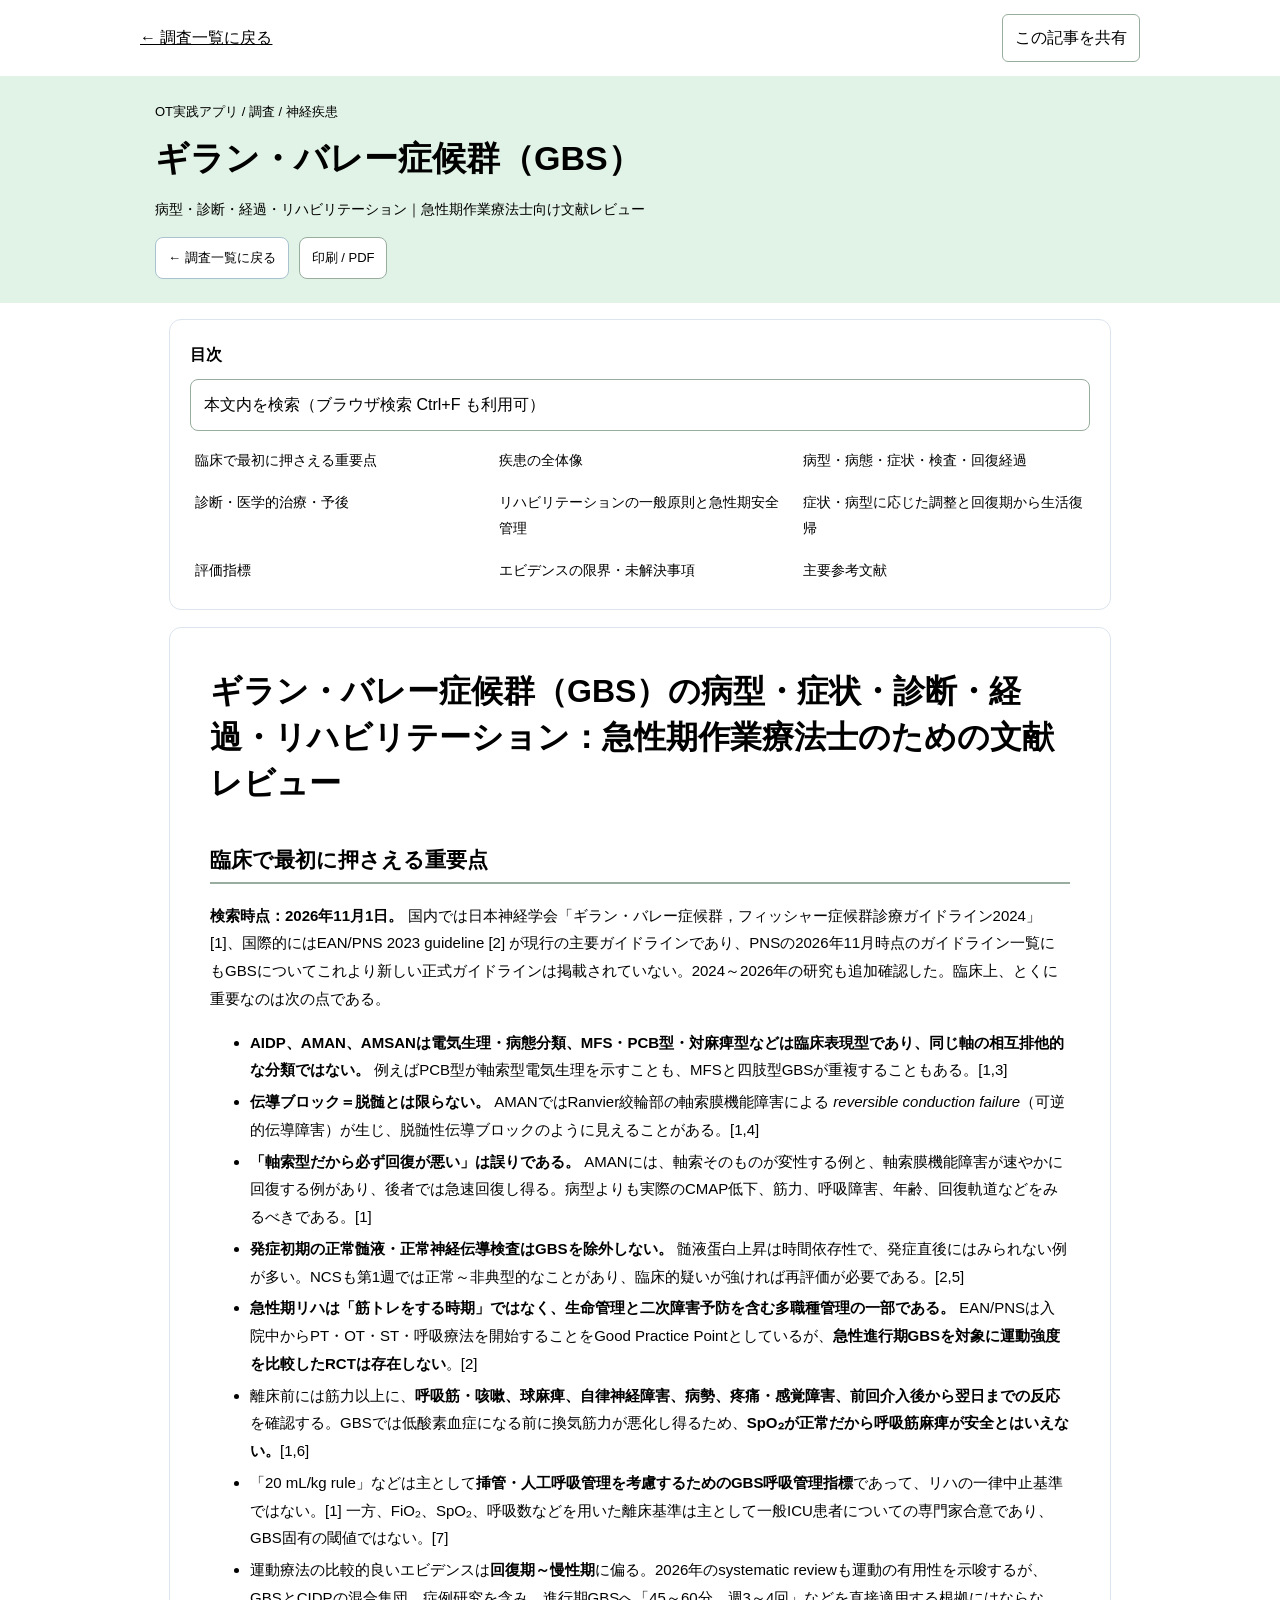
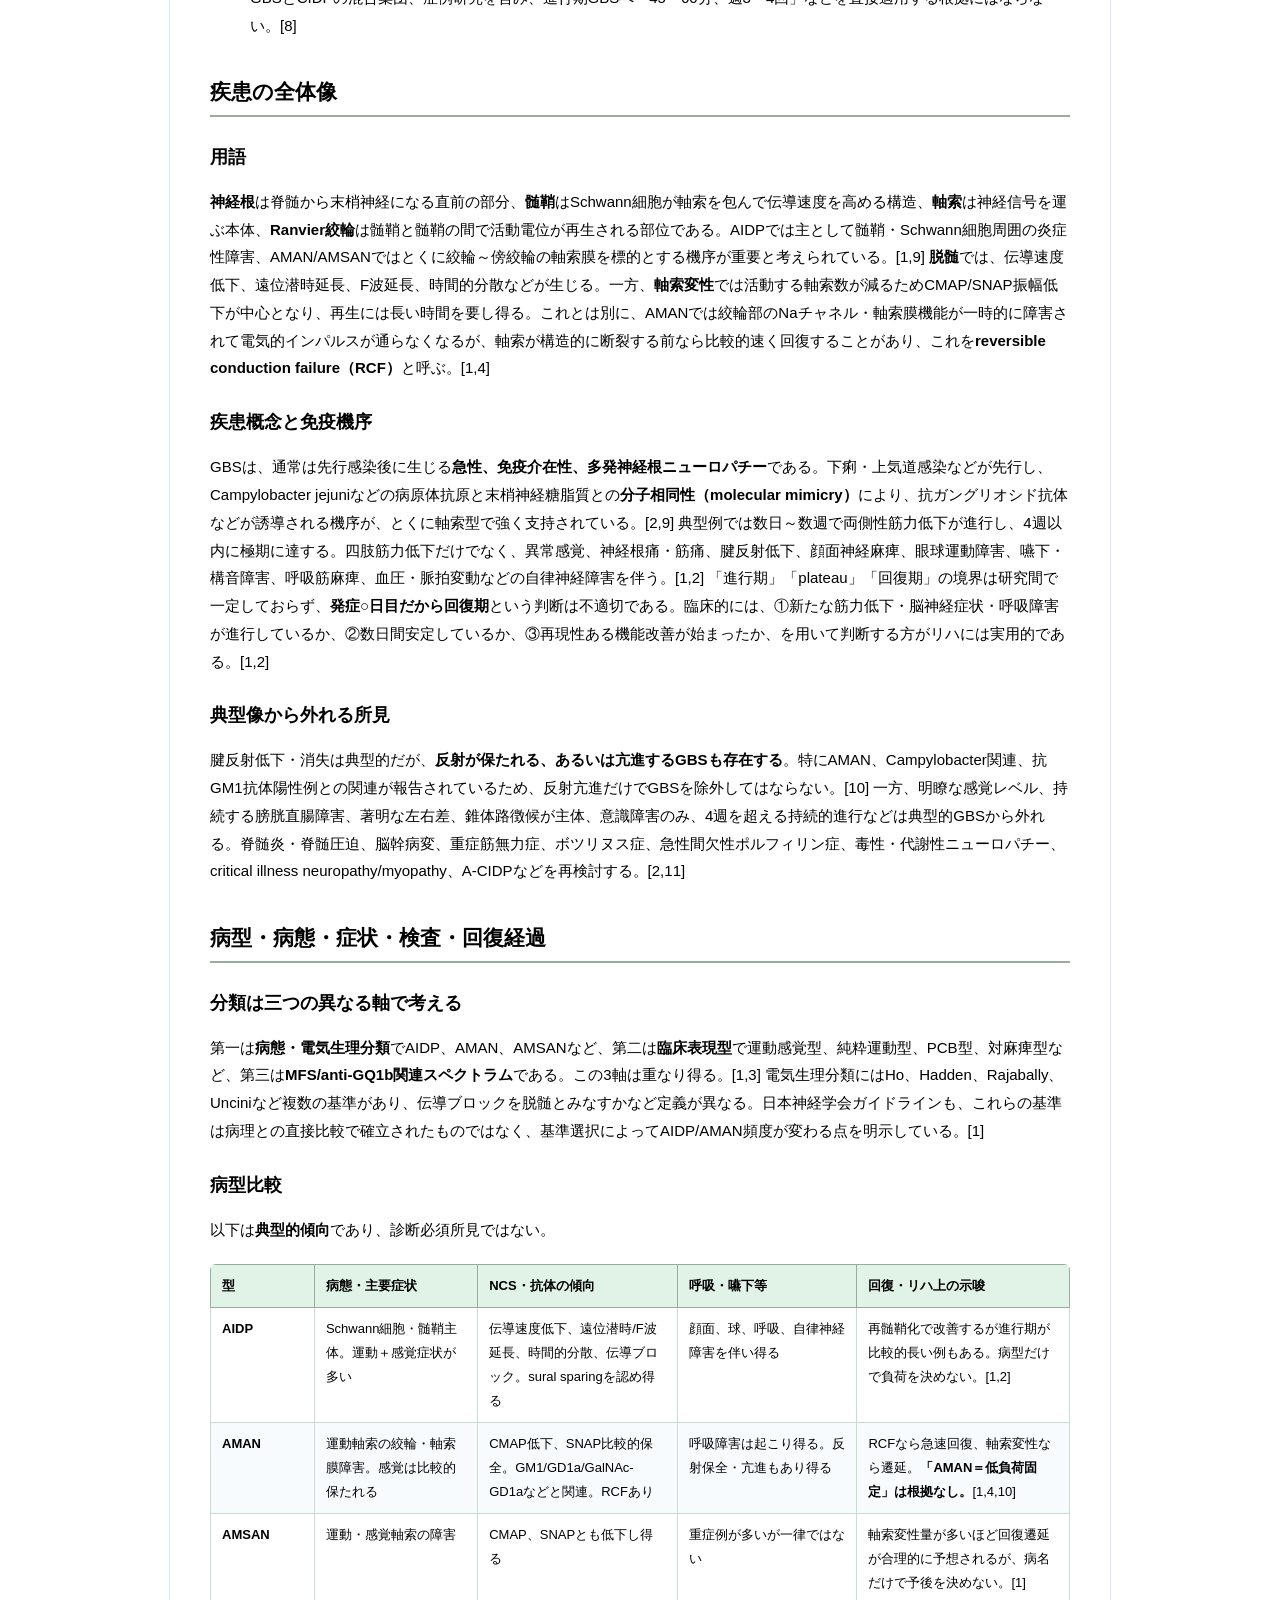
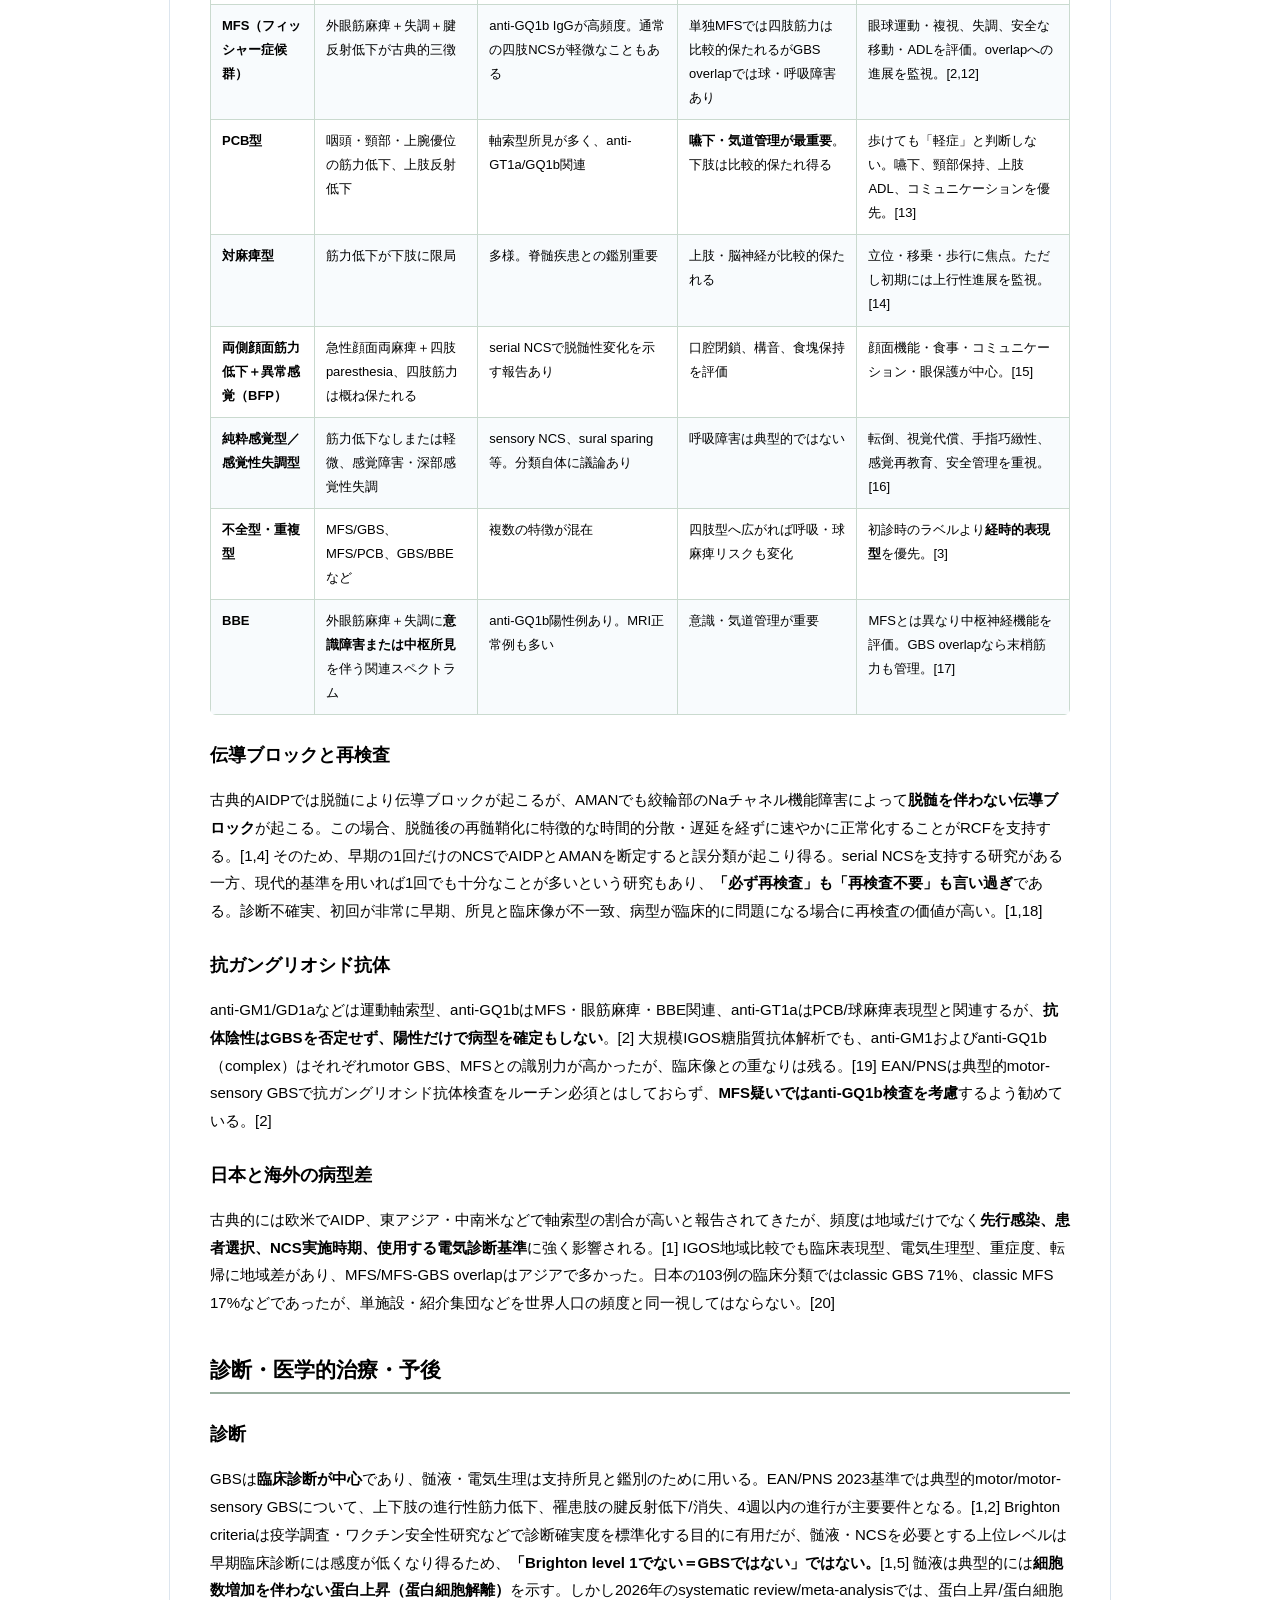
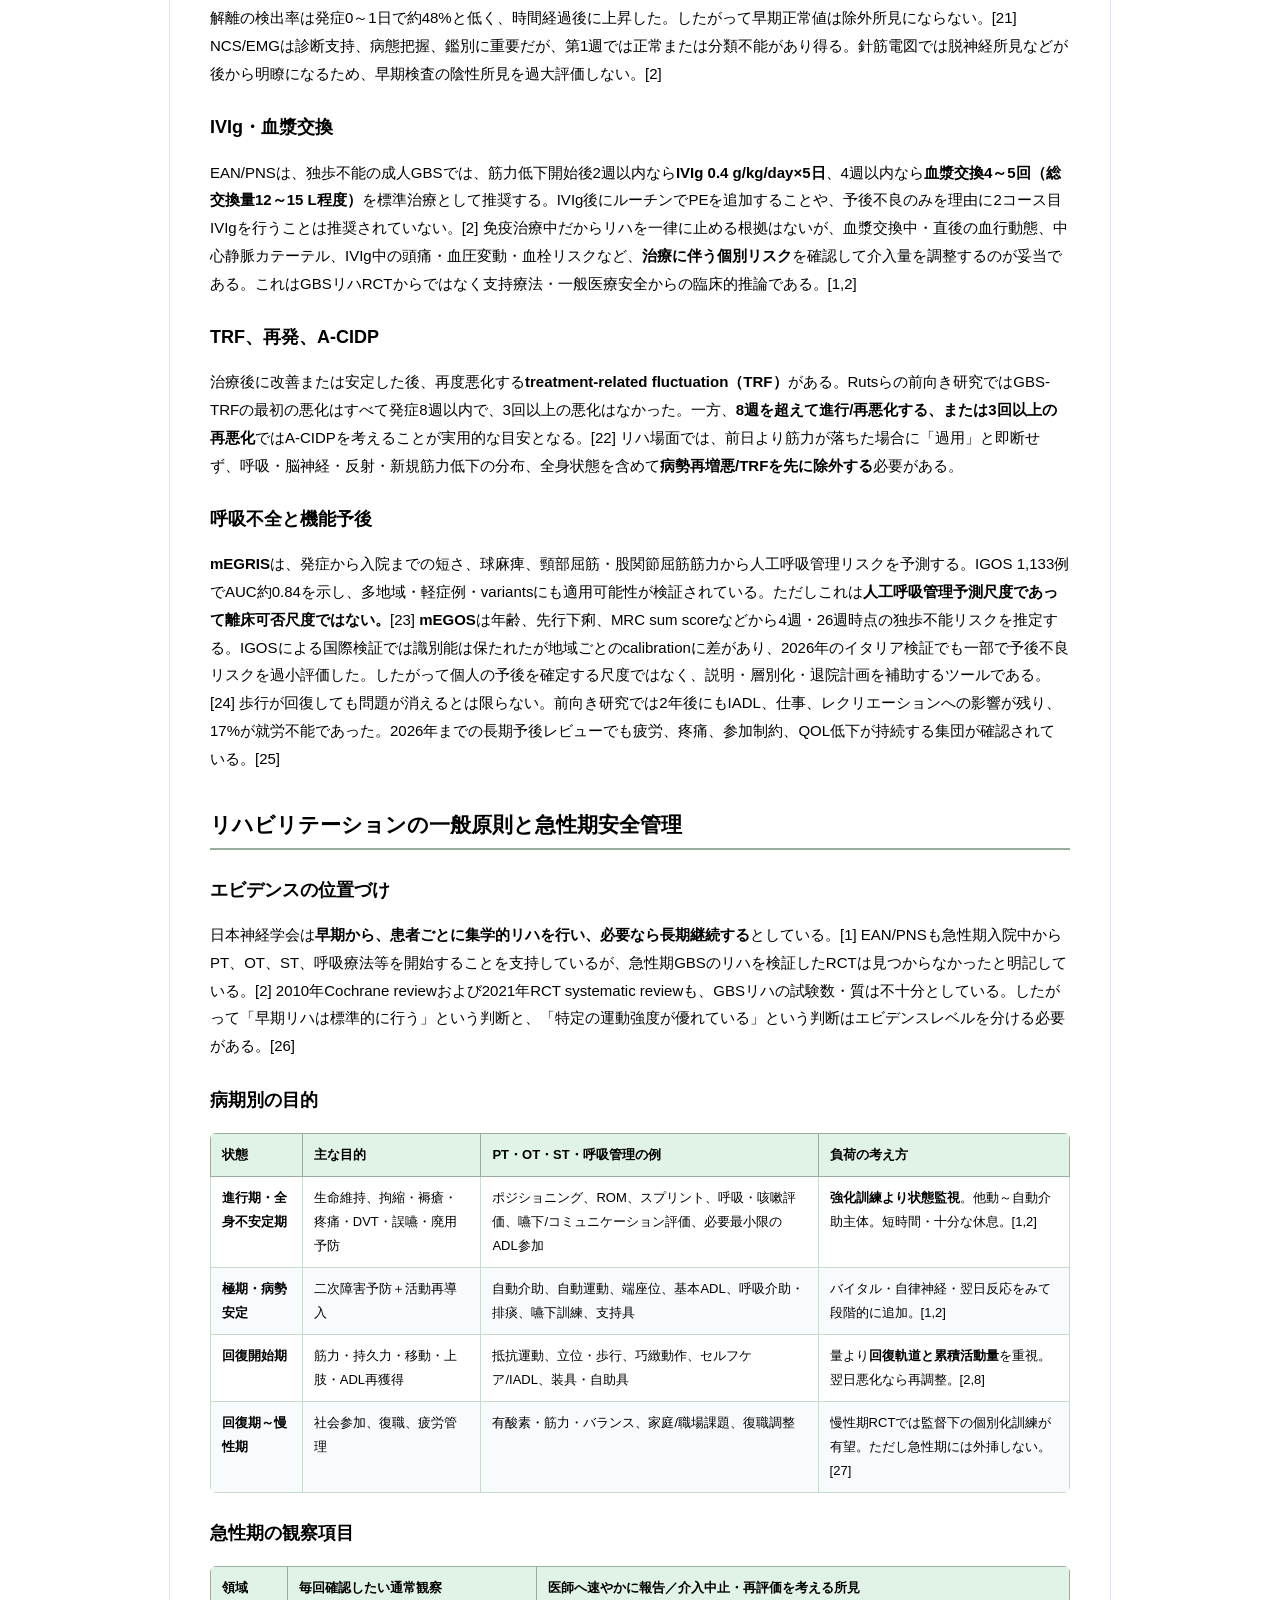
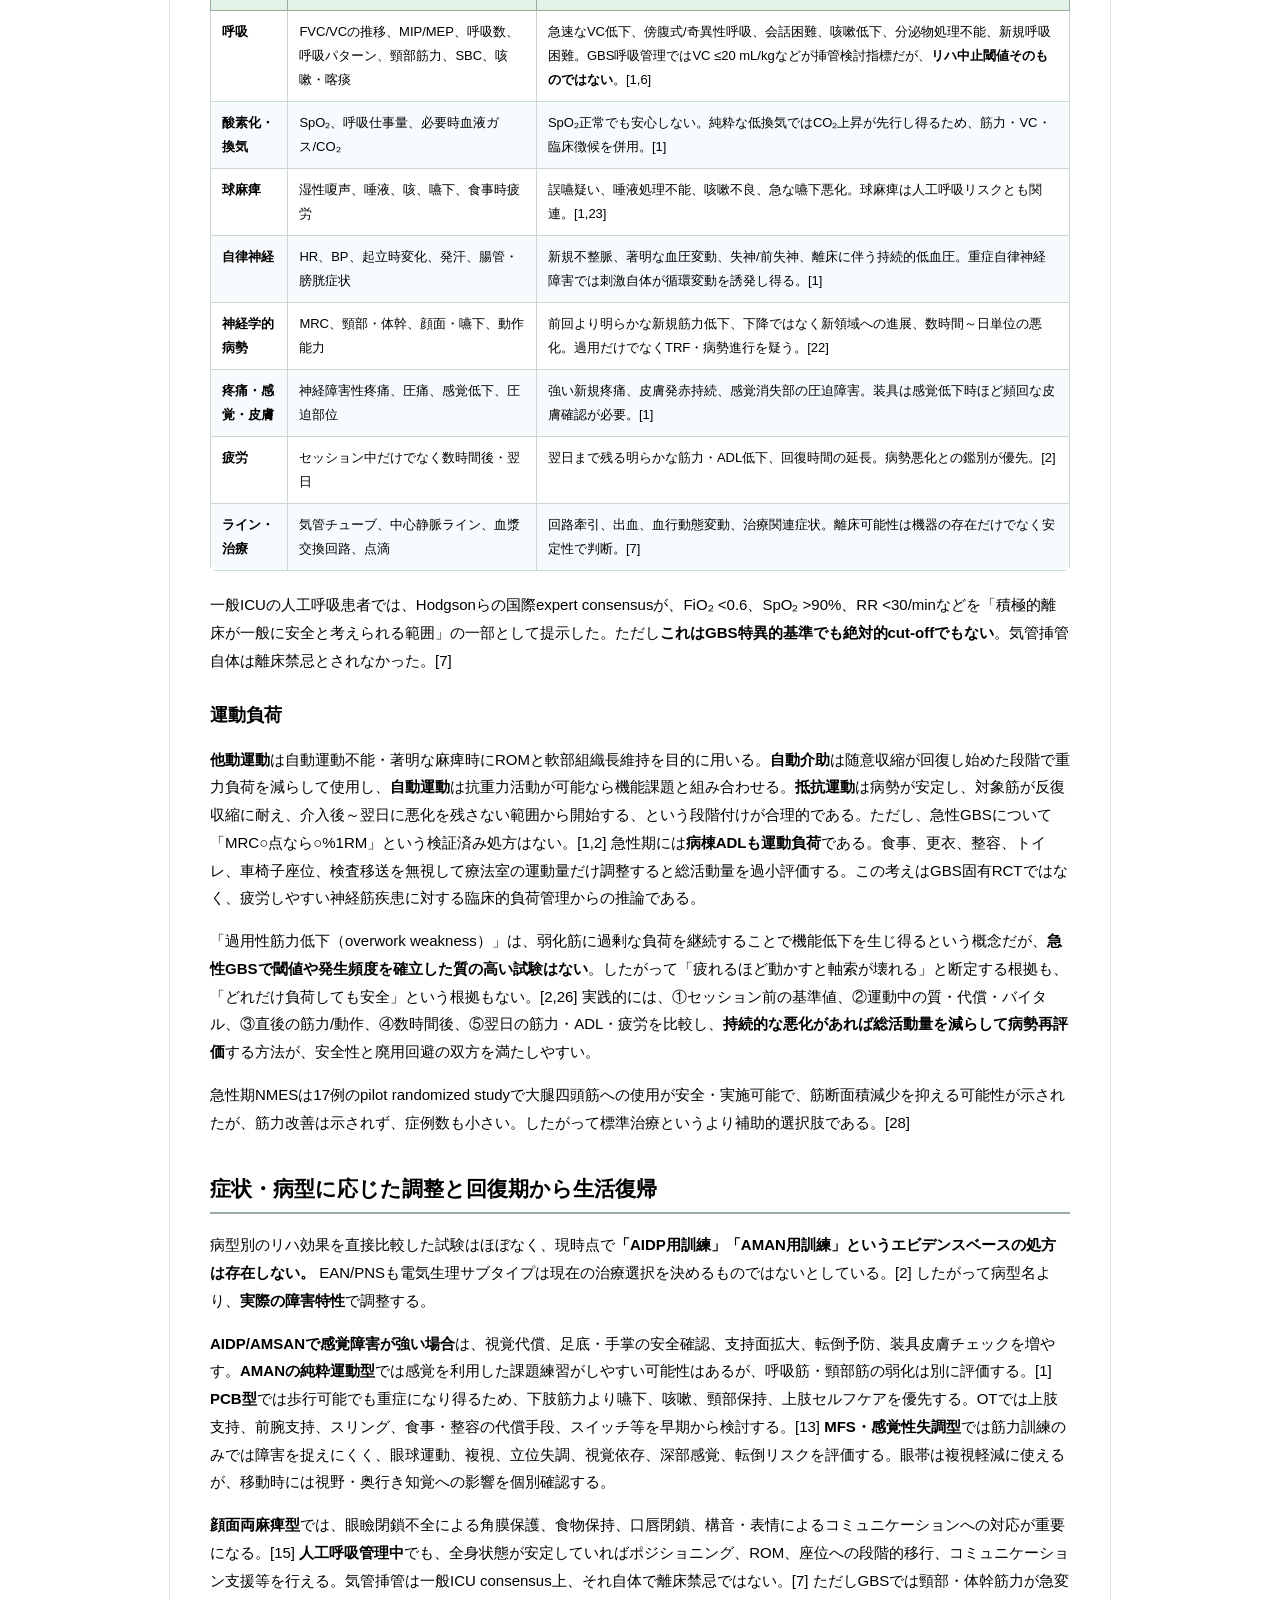
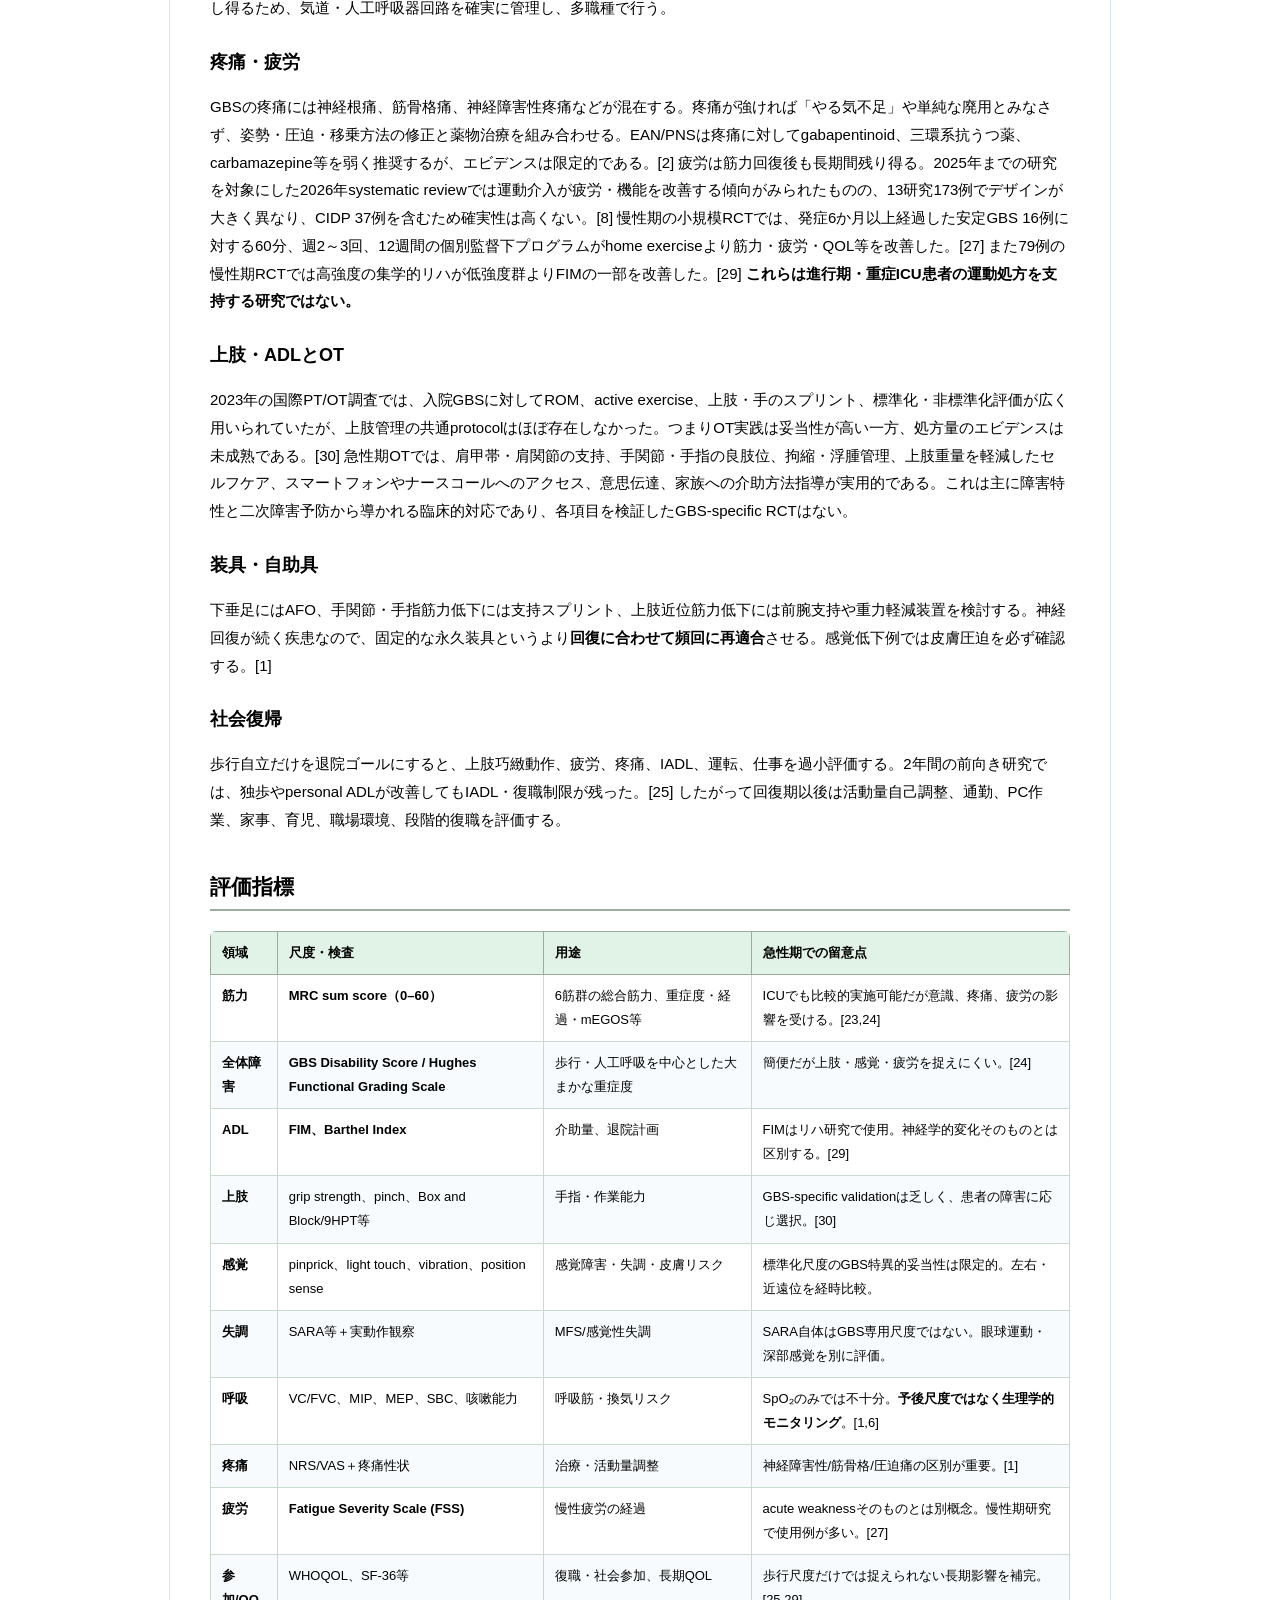
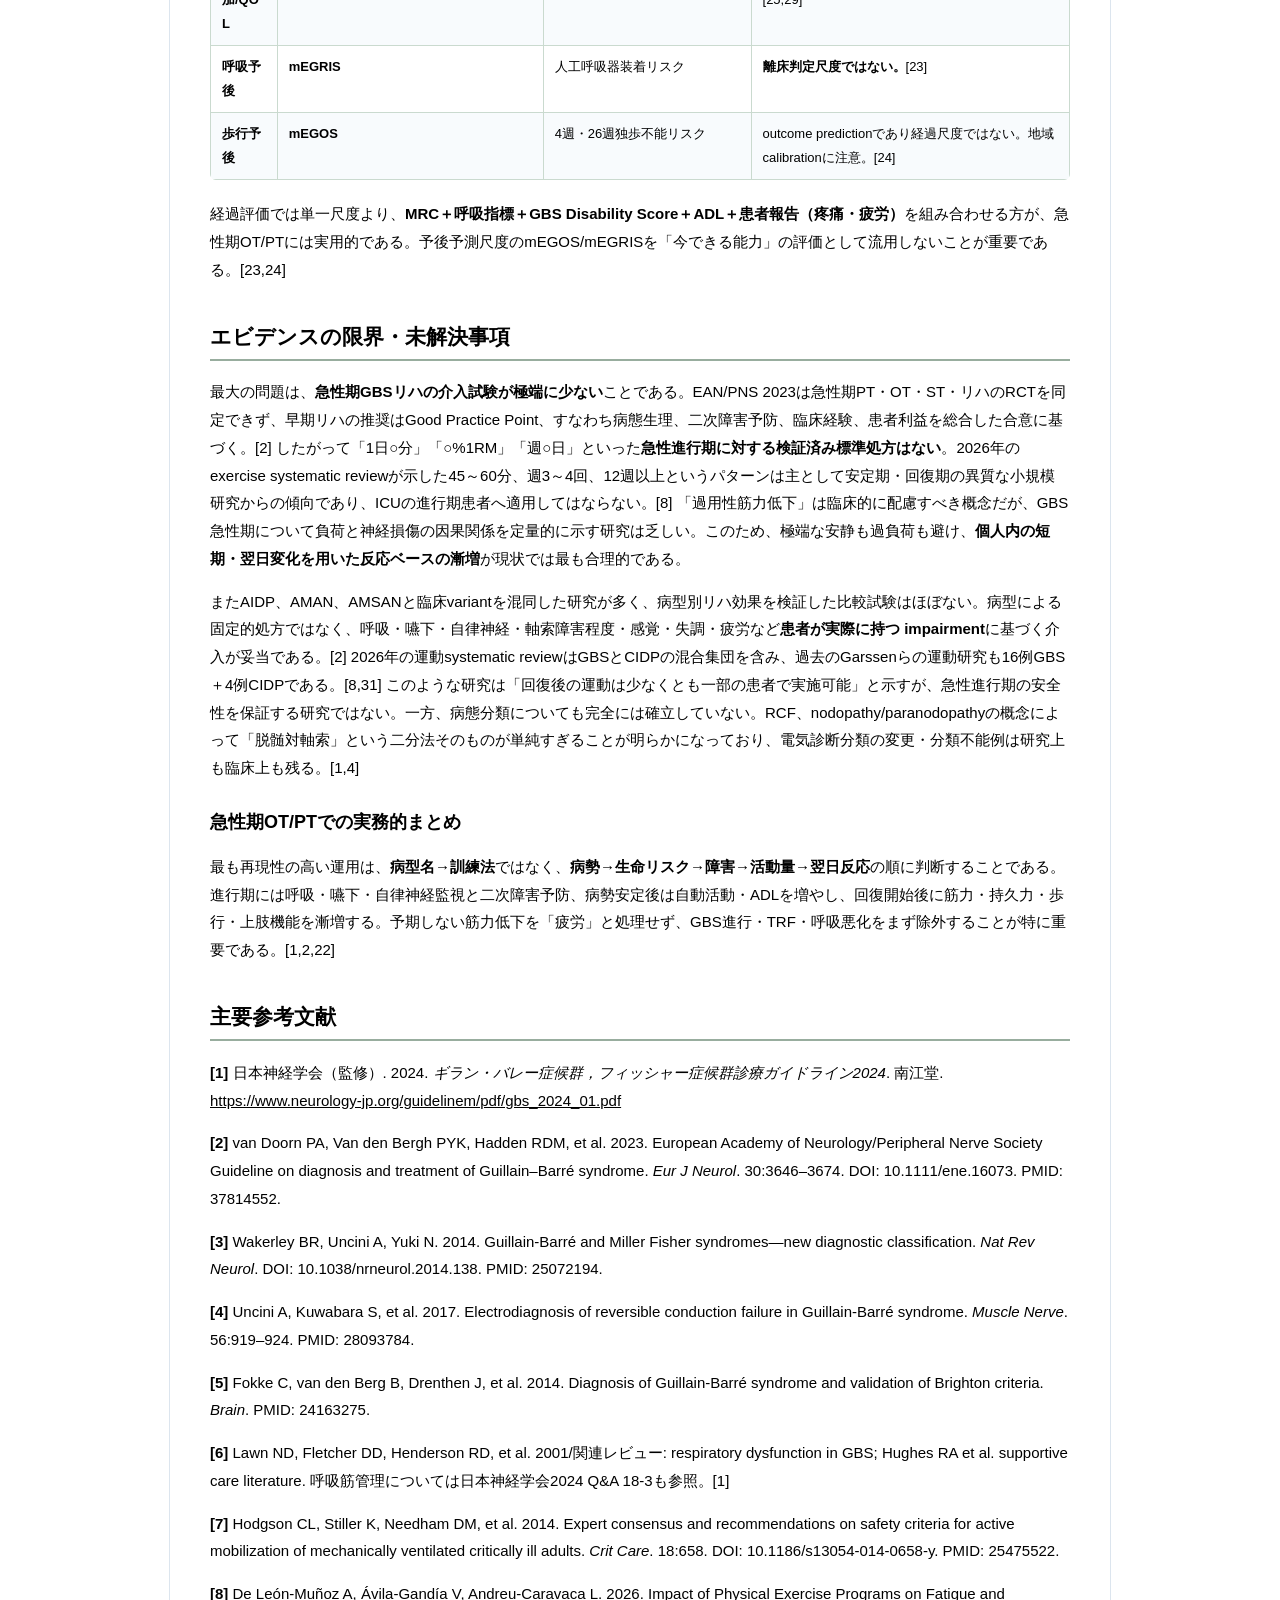
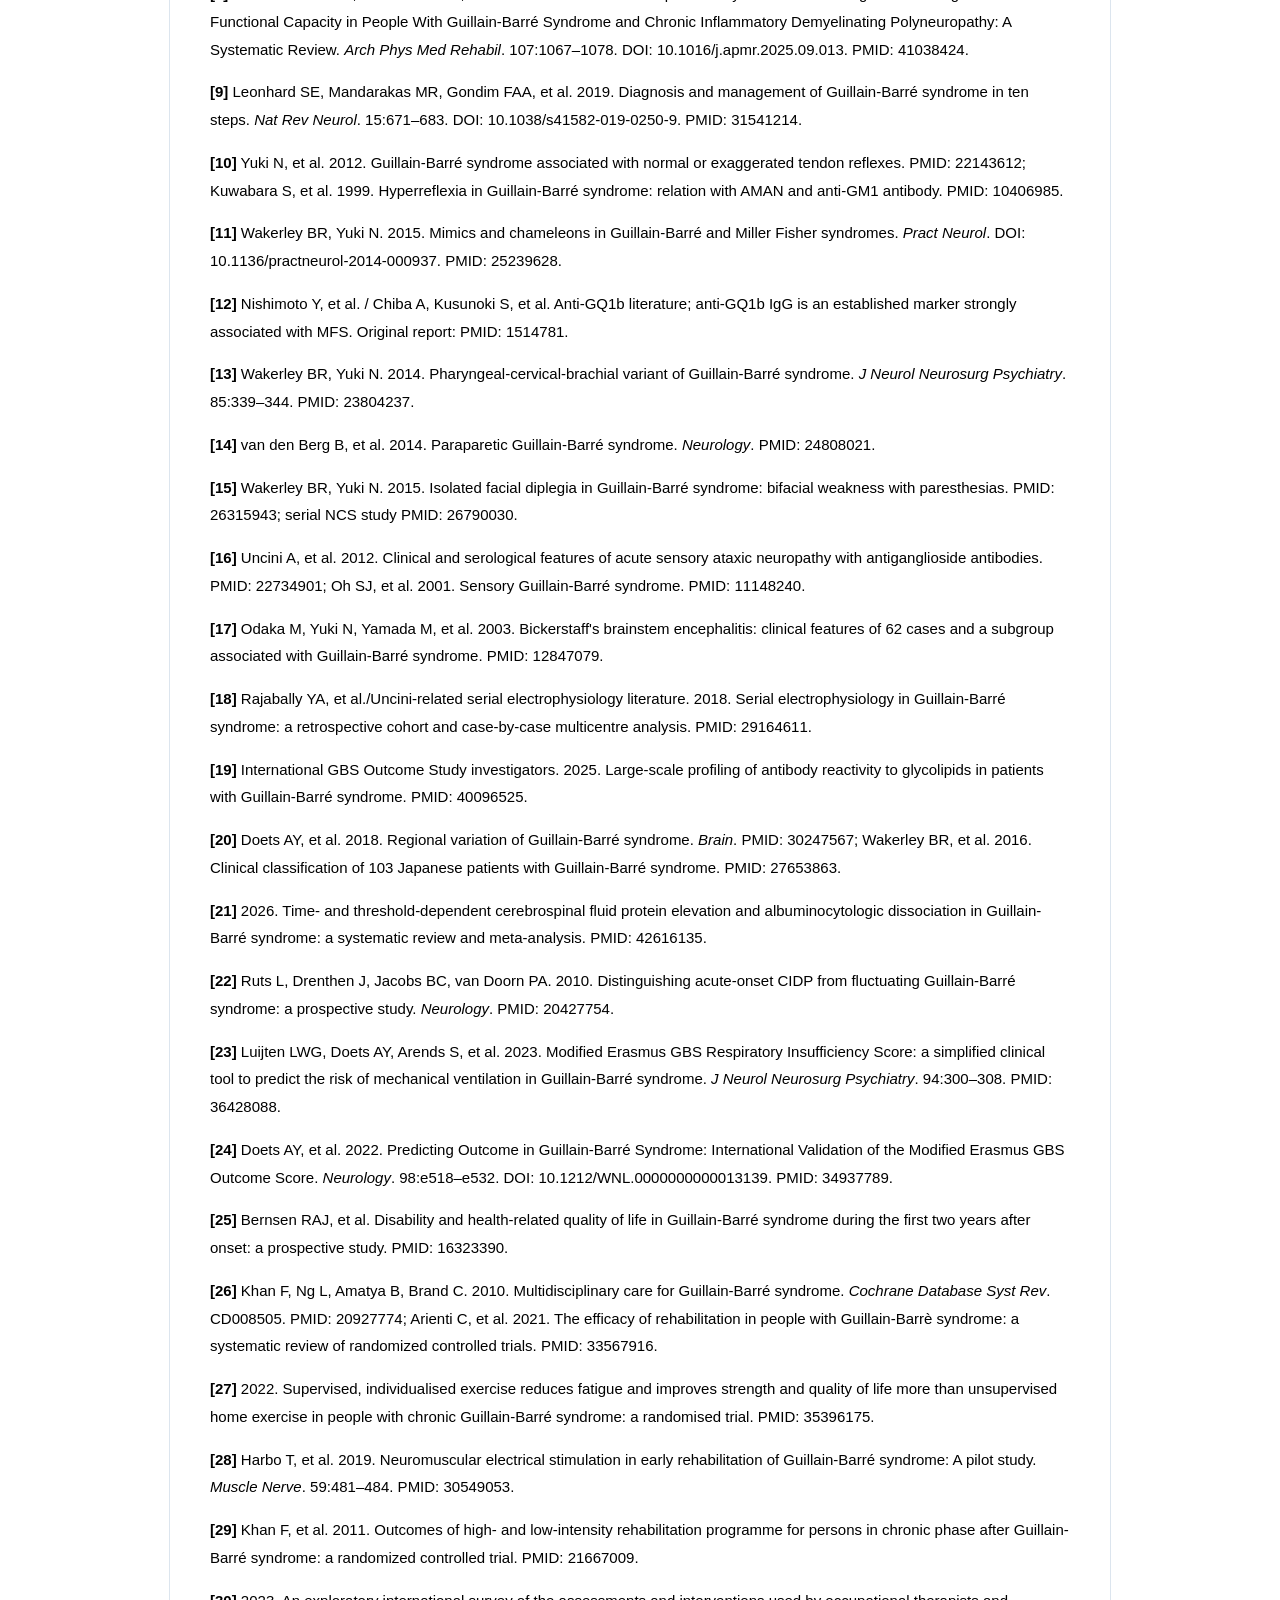
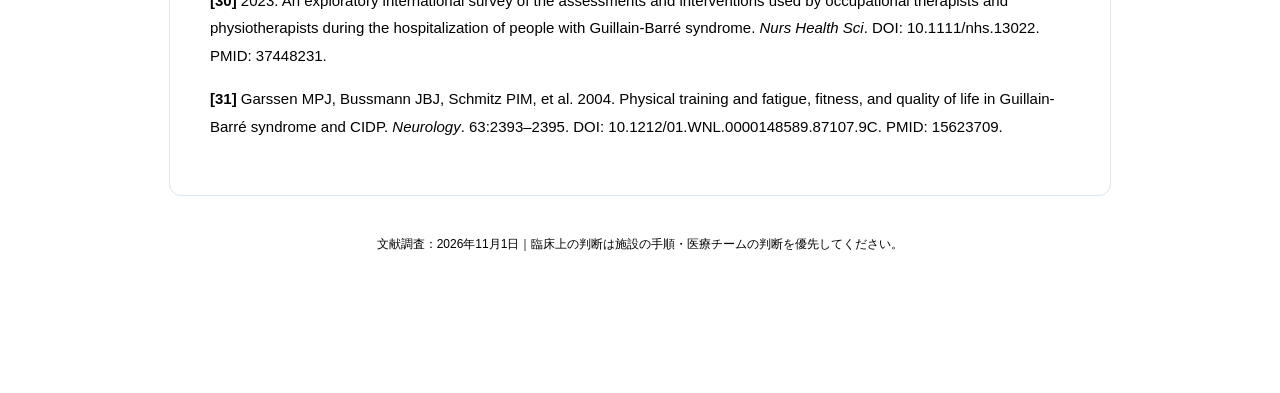
<file: research/gbs/index.html>
<!DOCTYPE html>
<html lang="ja"><head><meta charset="utf-8"/><meta content="width=device-width,initial-scale=1" name="viewport"/><meta content="#102f46" name="theme-color"/><title>ギラン・バレー症候群（GBS）｜OT実践アプリ・調査</title><style>
:root{color-scheme:light;font-family:-apple-system,BlinkMacSystemFont,"Noto Sans JP","Hiragino Kaku Gothic ProN",Meiryo,sans-serif;background:#f2f5f8;color:#183246}*{box-sizing:border-box}html{scroll-behavior:smooth}body{margin:0;line-height:1.85}header{background:#102f46;color:#fff;padding:20px max(18px,calc((100%</li><li>970px)/2));}header .small{font-size:13px;color:#b8d9e5}header h1{font-size:clamp(22px,4vw,34px);margin:10px 0}header p{font-size:14px;color:#c7e1ee}main{max-width:970px;margin:auto;padding:16px 14px 100px}nav{background:white;border:1px solid #dce5ee;border-radius:12px;padding:20px;margin-bottom:17px}nav strong{display:block;margin-bottom:10px}nav .links{display:grid;grid-template-columns:repeat(auto-fit,minmax(230px,1fr));gap:6px 12px}nav a{font-size:14px;color:#006484;text-decoration:none;padding:5px;border-radius:5px}nav a:hover{background:#eaf4f9}article{background:white;padding:clamp(17px,4vw,40px);border-radius:12px;border:1px solid #dce5ee;overflow-wrap:anywhere}h1,h2,h3,h4{line-height:1.45;color:#113b55;scroll-margin-top:65px}article h1{font-size:clamp(23px,4vw,32px);margin-top:0}h2{font-size:21px;border-bottom:2px solid #b9d5df;padding-bottom:7px;margin-top:38px}h3{font-size:18px;margin-top:27px}h4{font-size:16px}p,li{font-size:15px}li{margin:4px 0}strong{color:#0b4564}blockquote{border-left:3px solid #6aa3b4;padding:4px 14px;background:#edf5f9;margin:16px 0}table{border-collapse:collapse;font-size:13px;min-width:650px;width:100%}th,td{border:1px solid #d7e2e9;text-align:left;vertical-align:top;padding:9px 11px}th{background:#e5f0f5}tr:nth-child(even){background:#f8fbfd}.tablewrap{overflow-x:auto;max-width:100%;margin:20px 0;border-radius:6px}a{color:#00759a}#search{font:inherit;width:100%;padding:10px 13px;border:1px solid #aec5d2;border-radius:8px;margin-bottom:12px}#count{font-size:12px;color:#466}mark{background:#fff0a6;color:inherit}.actions{display:flex;gap:10px;flex-wrap:wrap}.actions a,.actions button{border:1px solid #a8c3cf;background:#fff;color:#164b65;border-radius:8px;padding:8px 12px;text-decoration:none;font:inherit;font-size:13px;cursor:pointer}.footer{text-align:center;font-size:12px;color:#556;padding:25px}@media print{header,nav,.footer{display:none}main{max-width:none}article{border:none;padding:0}table{min-width:0;font-size:10px}h2,h3{break-after:avoid}}
header{padding:24px max(18px,calc((100% - 970px)/2))!important}header h1{color:#fff}header .actions{margin-top:12px}</style><link rel="manifest" href="../../manifest.webmanifest"><link rel="apple-touch-icon" href="../../apple-touch-icon-324a637651.png"><style>.article-toolbar{max-width:1040px;margin:auto;display:flex;justify-content:space-between;align-items:center;gap:12px;flex-wrap:wrap;padding:14px 20px;background:#fff}.article-toolbar a,.article-toolbar button{min-height:44px;display:inline-flex;align-items:center}.article-toolbar button{font:inherit;color:#245c69;background:white;border:1px solid #b8ced4;border-radius:6px;padding:8px 12px;cursor:pointer}dialog{max-width:480px;width:calc(100% - 32px);background:#fff;color:#203041;border:1px solid #769482;border-radius:15px;padding:22px}dialog::backdrop{background:#0006}dialog input{min-height:48px;width:100%;font:inherit}dialog .row{display:flex;flex-wrap:wrap;gap:10px;margin-top:14px}dialog button{min-height:48px;font:inherit}@media print{.article-toolbar,dialog{display:none}}</style><link rel="stylesheet" data-ot-green-theme="20261104" href="../../ot-green-theme-20261104.css"></head><body><div class="article-toolbar"><a href="../">← 調査一覧に戻る</a><button data-share-url="" data-share-title="ギラン・バレー症候群（GBS）">この記事を共有</button></div><header><div class="small">OT実践アプリ / 調査 / 神経疾患</div><h1>ギラン・バレー症候群（GBS）</h1><p>病型・診断・経過・リハビリテーション｜急性期作業療法士向け文献レビュー</p><div class="actions"><a href="../">← 調査一覧に戻る</a><button onclick="window.print()">印刷 / PDF</button></div></header><main><nav><strong>目次</strong><input id="search" placeholder="本文内を検索（ブラウザ検索 Ctrl+F も利用可）" type="search"/><div id="count"></div><div class="links"><a href="#gbs-section-1">臨床で最初に押さえる重要点</a><a href="#gbs-section-2">疾患の全体像</a><a href="#gbs-section-6">病型・病態・症状・検査・回復経過</a><a href="#gbs-section-12">診断・医学的治療・予後</a><a href="#gbs-section-17">リハビリテーションの一般原則と急性期安全管理</a><a href="#gbs-section-22">症状・病型に応じた調整と回復期から生活復帰</a><a href="#gbs-section-27">評価指標</a><a href="#gbs-section-28">エビデンスの限界・未解決事項</a><a href="#gbs-section-30">主要参考文献</a></div></nav><article id="report"><h1>ギラン・バレー症候群（GBS）の病型・症状・診断・経過・リハビリテーション：急性期作業療法士のための文献レビュー</h1>
<h2 id="gbs-section-1">臨床で最初に押さえる重要点</h2>
<p><strong>検索時点：2026年11月1日。</strong> 国内では日本神経学会「ギラン・バレー症候群，フィッシャー症候群診療ガイドライン2024」[1]、国際的にはEAN/PNS 2023 guideline [2] が現行の主要ガイドラインであり、PNSの2026年11月時点のガイドライン一覧にもGBSについてこれより新しい正式ガイドラインは掲載されていない。2024～2026年の研究も追加確認した。臨床上、とくに重要なのは次の点である。</p>
<ul>
<li><strong>AIDP、AMAN、AMSANは電気生理・病態分類、MFS・PCB型・対麻痺型などは臨床表現型であり、同じ軸の相互排他的な分類ではない。</strong> 例えばPCB型が軸索型電気生理を示すことも、MFSと四肢型GBSが重複することもある。[1,3]</li><li><strong>伝導ブロック＝脱髄とは限らない。</strong> AMANではRanvier絞輪部の軸索膜機能障害による <em>reversible conduction failure</em>（可逆的伝導障害）が生じ、脱髄性伝導ブロックのように見えることがある。[1,4]</li><li><strong>「軸索型だから必ず回復が悪い」は誤りである。</strong> AMANには、軸索そのものが変性する例と、軸索膜機能障害が速やかに回復する例があり、後者では急速回復し得る。病型よりも実際のCMAP低下、筋力、呼吸障害、年齢、回復軌道などをみるべきである。[1]</li><li><strong>発症初期の正常髄液・正常神経伝導検査はGBSを除外しない。</strong> 髄液蛋白上昇は時間依存性で、発症直後にはみられない例が多い。NCSも第1週では正常～非典型的なことがあり、臨床的疑いが強ければ再評価が必要である。[2,5]</li><li><strong>急性期リハは「筋トレをする時期」ではなく、生命管理と二次障害予防を含む多職種管理の一部である。</strong> EAN/PNSは入院中からPT・OT・ST・呼吸療法を開始することをGood Practice Pointとしているが、<strong>急性進行期GBSを対象に運動強度を比較したRCTは存在しない</strong>。[2]</li><li>離床前には筋力以上に、<strong>呼吸筋・咳嗽、球麻痺、自律神経障害、病勢、疼痛・感覚障害、前回介入後から翌日までの反応</strong>を確認する。GBSでは低酸素血症になる前に換気筋力が悪化し得るため、<strong>SpO₂が正常だから呼吸筋麻痺が安全とはいえない。</strong>[1,6]</li><li>「20 mL/kg rule」などは主として<strong>挿管・人工呼吸管理を考慮するためのGBS呼吸管理指標</strong>であって、リハの一律中止基準ではない。[1] 一方、FiO₂、SpO₂、呼吸数などを用いた離床基準は主として一般ICU患者についての専門家合意であり、GBS固有の閾値ではない。[7]</li><li>運動療法の比較的良いエビデンスは<strong>回復期～慢性期</strong>に偏る。2026年のsystematic reviewも運動の有用性を示唆するが、GBSとCIDPの混合集団、症例研究を含み、進行期GBSへ「45～60分、週3～4回」などを直接適用する根拠にはならない。[8]</li>
</ul><h2 id="gbs-section-2">疾患の全体像</h2>
<h3 id="gbs-section-3">用語</h3>
<p><strong>神経根</strong>は脊髄から末梢神経になる直前の部分、<strong>髄鞘</strong>はSchwann細胞が軸索を包んで伝導速度を高める構造、<strong>軸索</strong>は神経信号を運ぶ本体、<strong>Ranvier絞輪</strong>は髄鞘と髄鞘の間で活動電位が再生される部位である。AIDPでは主として髄鞘・Schwann細胞周囲の炎症性障害、AMAN/AMSANではとくに絞輪～傍絞輪の軸索膜を標的とする機序が重要と考えられている。[1,9] <strong>脱髄</strong>では、伝導速度低下、遠位潜時延長、F波延長、時間的分散などが生じる。一方、<strong>軸索変性</strong>では活動する軸索数が減るためCMAP/SNAP振幅低下が中心となり、再生には長い時間を要し得る。これとは別に、AMANでは絞輪部のNaチャネル・軸索膜機能が一時的に障害されて電気的インパルスが通らなくなるが、軸索が構造的に断裂する前なら比較的速く回復することがあり、これを<strong>reversible conduction failure（RCF）</strong>と呼ぶ。[1,4]</p><h3 id="gbs-section-4">疾患概念と免疫機序</h3>
<p>GBSは、通常は先行感染後に生じる<strong>急性、免疫介在性、多発神経根ニューロパチー</strong>である。下痢・上気道感染などが先行し、Campylobacter jejuniなどの病原体抗原と末梢神経糖脂質との<strong>分子相同性（molecular mimicry）</strong>により、抗ガングリオシド抗体などが誘導される機序が、とくに軸索型で強く支持されている。[2,9] 典型例では数日～数週で両側性筋力低下が進行し、4週以内に極期に達する。四肢筋力低下だけでなく、異常感覚、神経根痛・筋痛、腱反射低下、顔面神経麻痺、眼球運動障害、嚥下・構音障害、呼吸筋麻痺、血圧・脈拍変動などの自律神経障害を伴う。[1,2] 「進行期」「plateau」「回復期」の境界は研究間で一定しておらず、<strong>発症○日目だから回復期</strong>という判断は不適切である。臨床的には、①新たな筋力低下・脳神経症状・呼吸障害が進行しているか、②数日間安定しているか、③再現性ある機能改善が始まったか、を用いて判断する方がリハには実用的である。[1,2]</p><h3 id="gbs-section-5">典型像から外れる所見</h3>
<p>腱反射低下・消失は典型的だが、<strong>反射が保たれる、あるいは亢進するGBSも存在する</strong>。特にAMAN、Campylobacter関連、抗GM1抗体陽性例との関連が報告されているため、反射亢進だけでGBSを除外してはならない。[10] 一方、明瞭な感覚レベル、持続する膀胱直腸障害、著明な左右差、錐体路徴候が主体、意識障害のみ、4週を超える持続的進行などは典型的GBSから外れる。脊髄炎・脊髄圧迫、脳幹病変、重症筋無力症、ボツリヌス症、急性間欠性ポルフィリン症、毒性・代謝性ニューロパチー、critical illness neuropathy/myopathy、A-CIDPなどを再検討する。[2,11]</p><h2 id="gbs-section-6">病型・病態・症状・検査・回復経過</h2>
<h3 id="gbs-section-7">分類は三つの異なる軸で考える</h3>
<p>第一は<strong>病態・電気生理分類</strong>でAIDP、AMAN、AMSANなど、第二は<strong>臨床表現型</strong>で運動感覚型、純粋運動型、PCB型、対麻痺型など、第三は<strong>MFS/anti-GQ1b関連スペクトラム</strong>である。この3軸は重なり得る。[1,3] 電気生理分類にはHo、Hadden、Rajabally、Unciniなど複数の基準があり、伝導ブロックを脱髄とみなすかなど定義が異なる。日本神経学会ガイドラインも、これらの基準は病理との直接比較で確立されたものではなく、基準選択によってAIDP/AMAN頻度が変わる点を明示している。[1]</p><h3 id="gbs-section-8">病型比較</h3>
<p>以下は<strong>典型的傾向</strong>であり、診断必須所見ではない。</p>
<div class="tablewrap"><table>
<thead>
<tr>
<th>型</th>
<th>病態・主要症状</th>
<th>NCS・抗体の傾向</th>
<th>呼吸・嚥下等</th>
<th>回復・リハ上の示唆</th>
</tr>
</thead>
<tbody>
<tr>
<td><strong>AIDP</strong></td>
<td>Schwann細胞・髄鞘主体。運動＋感覚症状が多い</td>
<td>伝導速度低下、遠位潜時/F波延長、時間的分散、伝導ブロック。sural sparingを認め得る</td>
<td>顔面、球、呼吸、自律神経障害を伴い得る</td>
<td>再髄鞘化で改善するが進行期が比較的長い例もある。病型だけで負荷を決めない。[1,2]</td>
</tr>
<tr>
<td><strong>AMAN</strong></td>
<td>運動軸索の絞輪・軸索膜障害。感覚は比較的保たれる</td>
<td>CMAP低下、SNAP比較的保全。GM1/GD1a/GalNAc-GD1aなどと関連。RCFあり</td>
<td>呼吸障害は起こり得る。反射保全・亢進もあり得る</td>
<td>RCFなら急速回復、軸索変性なら遷延。<strong>「AMAN＝低負荷固定」は根拠なし。</strong>[1,4,10]</td>
</tr>
<tr>
<td><strong>AMSAN</strong></td>
<td>運動・感覚軸索の障害</td>
<td>CMAP、SNAPとも低下し得る</td>
<td>重症例が多いが一律ではない</td>
<td>軸索変性量が多いほど回復遷延が合理的に予想されるが、病名だけで予後を決めない。[1]</td>
</tr>
<tr>
<td><strong>MFS（フィッシャー症候群）</strong></td>
<td>外眼筋麻痺＋失調＋腱反射低下が古典的三徴</td>
<td>anti-GQ1b IgGが高頻度。通常の四肢NCSが軽微なこともある</td>
<td>単独MFSでは四肢筋力は比較的保たれるがGBS overlapでは球・呼吸障害あり</td>
<td>眼球運動・複視、失調、安全な移動・ADLを評価。overlapへの進展を監視。[2,12]</td>
</tr>
<tr>
<td><strong>PCB型</strong></td>
<td>咽頭・頸部・上腕優位の筋力低下、上肢反射低下</td>
<td>軸索型所見が多く、anti-GT1a/GQ1b関連</td>
<td><strong>嚥下・気道管理が最重要</strong>。下肢は比較的保たれ得る</td>
<td>歩けても「軽症」と判断しない。嚥下、頸部保持、上肢ADL、コミュニケーションを優先。[13]</td>
</tr>
<tr>
<td><strong>対麻痺型</strong></td>
<td>筋力低下が下肢に限局</td>
<td>多様。脊髄疾患との鑑別重要</td>
<td>上肢・脳神経が比較的保たれる</td>
<td>立位・移乗・歩行に焦点。ただし初期には上行性進展を監視。[14]</td>
</tr>
<tr>
<td><strong>両側顔面筋力低下＋異常感覚（BFP）</strong></td>
<td>急性顔面両麻痺＋四肢paresthesia、四肢筋力は概ね保たれる</td>
<td>serial NCSで脱髄性変化を示す報告あり</td>
<td>口腔閉鎖、構音、食塊保持を評価</td>
<td>顔面機能・食事・コミュニケーション・眼保護が中心。[15]</td>
</tr>
<tr>
<td><strong>純粋感覚型／感覚性失調型</strong></td>
<td>筋力低下なしまたは軽微、感覚障害・深部感覚性失調</td>
<td>sensory NCS、sural sparing等。分類自体に議論あり</td>
<td>呼吸障害は典型的ではない</td>
<td>転倒、視覚代償、手指巧緻性、感覚再教育、安全管理を重視。[16]</td>
</tr>
<tr>
<td><strong>不全型・重複型</strong></td>
<td>MFS/GBS、MFS/PCB、GBS/BBEなど</td>
<td>複数の特徴が混在</td>
<td>四肢型へ広がれば呼吸・球麻痺リスクも変化</td>
<td>初診時のラベルより<strong>経時的表現型</strong>を優先。[3]</td>
</tr>
<tr>
<td><strong>BBE</strong></td>
<td>外眼筋麻痺＋失調に<strong>意識障害または中枢所見</strong>を伴う関連スペクトラム</td>
<td>anti-GQ1b陽性例あり。MRI正常例も多い</td>
<td>意識・気道管理が重要</td>
<td>MFSとは異なり中枢神経機能を評価。GBS overlapなら末梢筋力も管理。[17]</td>
</tr>
</tbody>
</table></div>
<h3 id="gbs-section-9">伝導ブロックと再検査</h3>
<p>古典的AIDPでは脱髄により伝導ブロックが起こるが、AMANでも絞輪部のNaチャネル機能障害によって<strong>脱髄を伴わない伝導ブロック</strong>が起こる。この場合、脱髄後の再髄鞘化に特徴的な時間的分散・遅延を経ずに速やかに正常化することがRCFを支持する。[1,4] そのため、早期の1回だけのNCSでAIDPとAMANを断定すると誤分類が起こり得る。serial NCSを支持する研究がある一方、現代的基準を用いれば1回でも十分なことが多いという研究もあり、<strong>「必ず再検査」も「再検査不要」も言い過ぎ</strong>である。診断不確実、初回が非常に早期、所見と臨床像が不一致、病型が臨床的に問題になる場合に再検査の価値が高い。[1,18]</p><h3 id="gbs-section-10">抗ガングリオシド抗体</h3>
<p>anti-GM1/GD1aなどは運動軸索型、anti-GQ1bはMFS・眼筋麻痺・BBE関連、anti-GT1aはPCB/球麻痺表現型と関連するが、<strong>抗体陰性はGBSを否定せず、陽性だけで病型を確定もしない</strong>。[2] 大規模IGOS糖脂質抗体解析でも、anti-GM1およびanti-GQ1b（complex）はそれぞれmotor GBS、MFSとの識別力が高かったが、臨床像との重なりは残る。[19] EAN/PNSは典型的motor-sensory GBSで抗ガングリオシド抗体検査をルーチン必須とはしておらず、<strong>MFS疑いではanti-GQ1b検査を考慮</strong>するよう勧めている。[2]</p><h3 id="gbs-section-11">日本と海外の病型差</h3>
<p>古典的には欧米でAIDP、東アジア・中南米などで軸索型の割合が高いと報告されてきたが、頻度は地域だけでなく<strong>先行感染、患者選択、NCS実施時期、使用する電気診断基準</strong>に強く影響される。[1] IGOS地域比較でも臨床表現型、電気生理型、重症度、転帰に地域差があり、MFS/MFS-GBS overlapはアジアで多かった。日本の103例の臨床分類ではclassic GBS 71%、classic MFS 17%などであったが、単施設・紹介集団などを世界人口の頻度と同一視してはならない。[20]</p><h2 id="gbs-section-12">診断・医学的治療・予後</h2>
<h3 id="gbs-section-13">診断</h3>
<p>GBSは<strong>臨床診断が中心</strong>であり、髄液・電気生理は支持所見と鑑別のために用いる。EAN/PNS 2023基準では典型的motor/motor-sensory GBSについて、上下肢の進行性筋力低下、罹患肢の腱反射低下/消失、4週以内の進行が主要要件となる。[1,2] Brighton criteriaは疫学調査・ワクチン安全性研究などで診断確実度を標準化する目的に有用だが、髄液・NCSを必要とする上位レベルは早期臨床診断には感度が低くなり得るため、<strong>「Brighton level 1でない＝GBSではない」ではない。</strong>[1,5] 髄液は典型的には<strong>細胞数増加を伴わない蛋白上昇（蛋白細胞解離）</strong>を示す。しかし2026年のsystematic review/meta-analysisでは、蛋白上昇/蛋白細胞解離の検出率は発症0～1日で約48%と低く、時間経過後に上昇した。したがって早期正常値は除外所見にならない。[21] NCS/EMGは診断支持、病態把握、鑑別に重要だが、第1週では正常または分類不能があり得る。針筋電図では脱神経所見などが後から明瞭になるため、早期検査の陰性所見を過大評価しない。[2]</p><h3 id="gbs-section-14">IVIg・血漿交換</h3>
<p>EAN/PNSは、独歩不能の成人GBSでは、筋力低下開始後2週以内なら<strong>IVIg 0.4 g/kg/day×5日</strong>、4週以内なら<strong>血漿交換4～5回（総交換量12～15 L程度）</strong>を標準治療として推奨する。IVIg後にルーチンでPEを追加することや、予後不良のみを理由に2コース目IVIgを行うことは推奨されていない。[2] 免疫治療中だからリハを一律に止める根拠はないが、血漿交換中・直後の血行動態、中心静脈カテーテル、IVIg中の頭痛・血圧変動・血栓リスクなど、<strong>治療に伴う個別リスク</strong>を確認して介入量を調整するのが妥当である。これはGBSリハRCTからではなく支持療法・一般医療安全からの臨床的推論である。[1,2]</p><h3 id="gbs-section-15">TRF、再発、A-CIDP</h3>
<p>治療後に改善または安定した後、再度悪化する<strong>treatment-related fluctuation（TRF）</strong>がある。Rutsらの前向き研究ではGBS-TRFの最初の悪化はすべて発症8週以内で、3回以上の悪化はなかった。一方、<strong>8週を超えて進行/再悪化する、または3回以上の再悪化</strong>ではA-CIDPを考えることが実用的な目安となる。[22] リハ場面では、前日より筋力が落ちた場合に「過用」と即断せず、呼吸・脳神経・反射・新規筋力低下の分布、全身状態を含めて<strong>病勢再増悪/TRFを先に除外する</strong>必要がある。</p><h3 id="gbs-section-16">呼吸不全と機能予後</h3>
<p><strong>mEGRIS</strong>は、発症から入院までの短さ、球麻痺、頸部屈筋・股関節屈筋筋力から人工呼吸管理リスクを予測する。IGOS 1,133例でAUC約0.84を示し、多地域・軽症例・variantsにも適用可能性が検証されている。ただしこれは<strong>人工呼吸管理予測尺度であって離床可否尺度ではない。</strong>[23] <strong>mEGOS</strong>は年齢、先行下痢、MRC sum scoreなどから4週・26週時点の独歩不能リスクを推定する。IGOSによる国際検証では識別能は保たれたが地域ごとのcalibrationに差があり、2026年のイタリア検証でも一部で予後不良リスクを過小評価した。したがって個人の予後を確定する尺度ではなく、説明・層別化・退院計画を補助するツールである。[24] 歩行が回復しても問題が消えるとは限らない。前向き研究では2年後にもIADL、仕事、レクリエーションへの影響が残り、17%が就労不能であった。2026年までの長期予後レビューでも疲労、疼痛、参加制約、QOL低下が持続する集団が確認されている。[25]</p><h2 id="gbs-section-17">リハビリテーションの一般原則と急性期安全管理</h2>
<h3 id="gbs-section-18">エビデンスの位置づけ</h3>
<p>日本神経学会は<strong>早期から、患者ごとに集学的リハを行い、必要なら長期継続する</strong>としている。[1] EAN/PNSも急性期入院中からPT、OT、ST、呼吸療法等を開始することを支持しているが、急性期GBSのリハを検証したRCTは見つからなかったと明記している。[2] 2010年Cochrane reviewおよび2021年RCT systematic reviewも、GBSリハの試験数・質は不十分としている。したがって「早期リハは標準的に行う」という判断と、「特定の運動強度が優れている」という判断はエビデンスレベルを分ける必要がある。[26]</p><h3 id="gbs-section-19">病期別の目的</h3>
<div class="tablewrap"><table>
<thead>
<tr>
<th>状態</th>
<th>主な目的</th>
<th>PT・OT・ST・呼吸管理の例</th>
<th>負荷の考え方</th>
</tr>
</thead>
<tbody>
<tr>
<td><strong>進行期・全身不安定期</strong></td>
<td>生命維持、拘縮・褥瘡・疼痛・DVT・誤嚥・廃用予防</td>
<td>ポジショニング、ROM、スプリント、呼吸・咳嗽評価、嚥下/コミュニケーション評価、必要最小限のADL参加</td>
<td><strong>強化訓練より状態監視</strong>。他動～自動介助主体。短時間・十分な休息。[1,2]</td>
</tr>
<tr>
<td><strong>極期・病勢安定</strong></td>
<td>二次障害予防＋活動再導入</td>
<td>自動介助、自動運動、端座位、基本ADL、呼吸介助・排痰、嚥下訓練、支持具</td>
<td>バイタル・自律神経・翌日反応をみて段階的に追加。[1,2]</td>
</tr>
<tr>
<td><strong>回復開始期</strong></td>
<td>筋力・持久力・移動・上肢・ADL再獲得</td>
<td>抵抗運動、立位・歩行、巧緻動作、セルフケア/IADL、装具・自助具</td>
<td>量より<strong>回復軌道と累積活動量</strong>を重視。翌日悪化なら再調整。[2,8]</td>
</tr>
<tr>
<td><strong>回復期～慢性期</strong></td>
<td>社会参加、復職、疲労管理</td>
<td>有酸素・筋力・バランス、家庭/職場課題、復職調整</td>
<td>慢性期RCTでは監督下の個別化訓練が有望。ただし急性期には外挿しない。[27]</td>
</tr>
</tbody>
</table></div>
<h3 id="gbs-section-20">急性期の観察項目</h3>
<div class="tablewrap"><table>
<thead>
<tr>
<th>領域</th>
<th>毎回確認したい通常観察</th>
<th>医師へ速やかに報告／介入中止・再評価を考える所見</th>
</tr>
</thead>
<tbody>
<tr>
<td><strong>呼吸</strong></td>
<td>FVC/VCの推移、MIP/MEP、呼吸数、呼吸パターン、頸部筋力、SBC、咳嗽・喀痰</td>
<td>急速なVC低下、傍腹式/奇異性呼吸、会話困難、咳嗽低下、分泌物処理不能、新規呼吸困難。GBS呼吸管理ではVC ≤20 mL/kgなどが挿管検討指標だが、<strong>リハ中止閾値そのものではない</strong>。[1,6]</td>
</tr>
<tr>
<td><strong>酸素化・換気</strong></td>
<td>SpO₂、呼吸仕事量、必要時血液ガス/CO₂</td>
<td>SpO₂正常でも安心しない。純粋な低換気ではCO₂上昇が先行し得るため、筋力・VC・臨床徴候を併用。[1]</td>
</tr>
<tr>
<td><strong>球麻痺</strong></td>
<td>湿性嗄声、唾液、咳、嚥下、食事時疲労</td>
<td>誤嚥疑い、唾液処理不能、咳嗽不良、急な嚥下悪化。球麻痺は人工呼吸リスクとも関連。[1,23]</td>
</tr>
<tr>
<td><strong>自律神経</strong></td>
<td>HR、BP、起立時変化、発汗、腸管・膀胱症状</td>
<td>新規不整脈、著明な血圧変動、失神/前失神、離床に伴う持続的低血圧。重症自律神経障害では刺激自体が循環変動を誘発し得る。[1]</td>
</tr>
<tr>
<td><strong>神経学的病勢</strong></td>
<td>MRC、頸部・体幹、顔面・嚥下、動作能力</td>
<td>前回より明らかな新規筋力低下、下降ではなく新領域への進展、数時間～日単位の悪化。過用だけでなくTRF・病勢進行を疑う。[22]</td>
</tr>
<tr>
<td><strong>疼痛・感覚・皮膚</strong></td>
<td>神経障害性疼痛、圧痛、感覚低下、圧迫部位</td>
<td>強い新規疼痛、皮膚発赤持続、感覚消失部の圧迫障害。装具は感覚低下時ほど頻回な皮膚確認が必要。[1]</td>
</tr>
<tr>
<td><strong>疲労</strong></td>
<td>セッション中だけでなく数時間後・翌日</td>
<td>翌日まで残る明らかな筋力・ADL低下、回復時間の延長。病勢悪化との鑑別が優先。[2]</td>
</tr>
<tr>
<td><strong>ライン・治療</strong></td>
<td>気管チューブ、中心静脈ライン、血漿交換回路、点滴</td>
<td>回路牽引、出血、血行動態変動、治療関連症状。離床可能性は機器の存在だけでなく安定性で判断。[7]</td>
</tr>
</tbody>
</table></div>
<p>一般ICUの人工呼吸患者では、Hodgsonらの国際expert consensusが、FiO₂ &lt;0.6、SpO₂ &gt;90%、RR &lt;30/minなどを「積極的離床が一般に安全と考えられる範囲」の一部として提示した。ただし<strong>これはGBS特異的基準でも絶対的cut-offでもない</strong>。気管挿管自体は離床禁忌とされなかった。[7]</p><h3 id="gbs-section-21">運動負荷</h3>
<p><strong>他動運動</strong>は自動運動不能・著明な麻痺時にROMと軟部組織長維持を目的に用いる。<strong>自動介助</strong>は随意収縮が回復し始めた段階で重力負荷を減らして使用し、<strong>自動運動</strong>は抗重力活動が可能なら機能課題と組み合わせる。<strong>抵抗運動</strong>は病勢が安定し、対象筋が反復収縮に耐え、介入後～翌日に悪化を残さない範囲から開始する、という段階付けが合理的である。ただし、急性GBSについて「MRC○点なら○%1RM」という検証済み処方はない。[1,2] 急性期には<strong>病棟ADLも運動負荷</strong>である。食事、更衣、整容、トイレ、車椅子座位、検査移送を無視して療法室の運動量だけ調整すると総活動量を過小評価する。この考えはGBS固有RCTではなく、疲労しやすい神経筋疾患に対する臨床的負荷管理からの推論である。</p>
<p>「過用性筋力低下（overwork weakness）」は、弱化筋に過剰な負荷を継続することで機能低下を生じ得るという概念だが、<strong>急性GBSで閾値や発生頻度を確立した質の高い試験はない</strong>。したがって「疲れるほど動かすと軸索が壊れる」と断定する根拠も、「どれだけ負荷しても安全」という根拠もない。[2,26] 実践的には、①セッション前の基準値、②運動中の質・代償・バイタル、③直後の筋力/動作、④数時間後、⑤翌日の筋力・ADL・疲労を比較し、<strong>持続的な悪化があれば総活動量を減らして病勢再評価</strong>する方法が、安全性と廃用回避の双方を満たしやすい。</p>
<p>急性期NMESは17例のpilot randomized studyで大腿四頭筋への使用が安全・実施可能で、筋断面積減少を抑える可能性が示されたが、筋力改善は示されず、症例数も小さい。したがって標準治療というより補助的選択肢である。[28]</p><h2 id="gbs-section-22">症状・病型に応じた調整と回復期から生活復帰</h2>
<p>病型別のリハ効果を直接比較した試験はほぼなく、現時点で<strong>「AIDP用訓練」「AMAN用訓練」というエビデンスベースの処方は存在しない。</strong> EAN/PNSも電気生理サブタイプは現在の治療選択を決めるものではないとしている。[2] したがって病型名より、<strong>実際の障害特性</strong>で調整する。</p>
<p><strong>AIDP/AMSANで感覚障害が強い場合</strong>は、視覚代償、足底・手掌の安全確認、支持面拡大、転倒予防、装具皮膚チェックを増やす。<strong>AMANの純粋運動型</strong>では感覚を利用した課題練習がしやすい可能性はあるが、呼吸筋・頸部筋の弱化は別に評価する。[1] <strong>PCB型</strong>では歩行可能でも重症になり得るため、下肢筋力より嚥下、咳嗽、頸部保持、上肢セルフケアを優先する。OTでは上肢支持、前腕支持、スリング、食事・整容の代償手段、スイッチ等を早期から検討する。[13] <strong>MFS・感覚性失調型</strong>では筋力訓練のみでは障害を捉えにくく、眼球運動、複視、立位失調、視覚依存、深部感覚、転倒リスクを評価する。眼帯は複視軽減に使えるが、移動時には視野・奥行き知覚への影響を個別確認する。</p>
<p><strong>顔面両麻痺型</strong>では、眼瞼閉鎖不全による角膜保護、食物保持、口唇閉鎖、構音・表情によるコミュニケーションへの対応が重要になる。[15] <strong>人工呼吸管理中</strong>でも、全身状態が安定していればポジショニング、ROM、座位への段階的移行、コミュニケーション支援等を行える。気管挿管は一般ICU consensus上、それ自体で離床禁忌ではない。[7] ただしGBSでは頸部・体幹筋力が急変し得るため、気道・人工呼吸器回路を確実に管理し、多職種で行う。</p><h3 id="gbs-section-23">疼痛・疲労</h3>
<p>GBSの疼痛には神経根痛、筋骨格痛、神経障害性疼痛などが混在する。疼痛が強ければ「やる気不足」や単純な廃用とみなさず、姿勢・圧迫・移乗方法の修正と薬物治療を組み合わせる。EAN/PNSは疼痛に対してgabapentinoid、三環系抗うつ薬、carbamazepine等を弱く推奨するが、エビデンスは限定的である。[2] 疲労は筋力回復後も長期間残り得る。2025年までの研究を対象にした2026年systematic reviewでは運動介入が疲労・機能を改善する傾向がみられたものの、13研究173例でデザインが大きく異なり、CIDP 37例を含むため確実性は高くない。[8] 慢性期の小規模RCTでは、発症6か月以上経過した安定GBS 16例に対する60分、週2～3回、12週間の個別監督下プログラムがhome exerciseより筋力・疲労・QOL等を改善した。[27] また79例の慢性期RCTでは高強度の集学的リハが低強度群よりFIMの一部を改善した。[29] <strong>これらは進行期・重症ICU患者の運動処方を支持する研究ではない。</strong></p><h3 id="gbs-section-24">上肢・ADLとOT</h3>
<p>2023年の国際PT/OT調査では、入院GBSに対してROM、active exercise、上肢・手のスプリント、標準化・非標準化評価が広く用いられていたが、上肢管理の共通protocolはほぼ存在しなかった。つまりOT実践は妥当性が高い一方、処方量のエビデンスは未成熟である。[30] 急性期OTでは、肩甲帯・肩関節の支持、手関節・手指の良肢位、拘縮・浮腫管理、上肢重量を軽減したセルフケア、スマートフォンやナースコールへのアクセス、意思伝達、家族への介助方法指導が実用的である。これは主に障害特性と二次障害予防から導かれる臨床的対応であり、各項目を検証したGBS-specific RCTはない。</p>
<h3 id="gbs-section-25">装具・自助具</h3>
<p>下垂足にはAFO、手関節・手指筋力低下には支持スプリント、上肢近位筋力低下には前腕支持や重力軽減装置を検討する。神経回復が続く疾患なので、固定的な永久装具というより<strong>回復に合わせて頻回に再適合</strong>させる。感覚低下例では皮膚圧迫を必ず確認する。[1]</p><h3 id="gbs-section-26">社会復帰</h3>
<p>歩行自立だけを退院ゴールにすると、上肢巧緻動作、疲労、疼痛、IADL、運転、仕事を過小評価する。2年間の前向き研究では、独歩やpersonal ADLが改善してもIADL・復職制限が残った。[25] したがって回復期以後は活動量自己調整、通勤、PC作業、家事、育児、職場環境、段階的復職を評価する。</p><h2 id="gbs-section-27">評価指標</h2>
<div class="tablewrap"><table>
<thead>
<tr>
<th>領域</th>
<th>尺度・検査</th>
<th>用途</th>
<th>急性期での留意点</th>
</tr>
</thead>
<tbody>
<tr>
<td><strong>筋力</strong></td>
<td><strong>MRC sum score（0–60）</strong></td>
<td>6筋群の総合筋力、重症度・経過・mEGOS等</td>
<td>ICUでも比較的実施可能だが意識、疼痛、疲労の影響を受ける。[23,24]</td>
</tr>
<tr>
<td><strong>全体障害</strong></td>
<td><strong>GBS Disability Score / Hughes Functional Grading Scale</strong></td>
<td>歩行・人工呼吸を中心とした大まかな重症度</td>
<td>簡便だが上肢・感覚・疲労を捉えにくい。[24]</td>
</tr>
<tr>
<td><strong>ADL</strong></td>
<td><strong>FIM、Barthel Index</strong></td>
<td>介助量、退院計画</td>
<td>FIMはリハ研究で使用。神経学的変化そのものとは区別する。[29]</td>
</tr>
<tr>
<td><strong>上肢</strong></td>
<td>grip strength、pinch、Box and Block/9HPT等</td>
<td>手指・作業能力</td>
<td>GBS-specific validationは乏しく、患者の障害に応じ選択。[30]</td>
</tr>
<tr>
<td><strong>感覚</strong></td>
<td>pinprick、light touch、vibration、position sense</td>
<td>感覚障害・失調・皮膚リスク</td>
<td>標準化尺度のGBS特異的妥当性は限定的。左右・近遠位を経時比較。</td>
</tr>
<tr>
<td><strong>失調</strong></td>
<td>SARA等＋実動作観察</td>
<td>MFS/感覚性失調</td>
<td>SARA自体はGBS専用尺度ではない。眼球運動・深部感覚を別に評価。</td>
</tr>
<tr>
<td><strong>呼吸</strong></td>
<td>VC/FVC、MIP、MEP、SBC、咳嗽能力</td>
<td>呼吸筋・換気リスク</td>
<td>SpO₂のみでは不十分。<strong>予後尺度ではなく生理学的モニタリング</strong>。[1,6]</td>
</tr>
<tr>
<td><strong>疼痛</strong></td>
<td>NRS/VAS＋疼痛性状</td>
<td>治療・活動量調整</td>
<td>神経障害性/筋骨格/圧迫痛の区別が重要。[1]</td>
</tr>
<tr>
<td><strong>疲労</strong></td>
<td><strong>Fatigue Severity Scale (FSS)</strong></td>
<td>慢性疲労の経過</td>
<td>acute weaknessそのものとは別概念。慢性期研究で使用例が多い。[27]</td>
</tr>
<tr>
<td><strong>参加/QOL</strong></td>
<td>WHOQOL、SF-36等</td>
<td>復職・社会参加、長期QOL</td>
<td>歩行尺度だけでは捉えられない長期影響を補完。[25,29]</td>
</tr>
<tr>
<td><strong>呼吸予後</strong></td>
<td><strong>mEGRIS</strong></td>
<td>人工呼吸器装着リスク</td>
<td><strong>離床判定尺度ではない。</strong>[23]</td>
</tr>
<tr>
<td><strong>歩行予後</strong></td>
<td><strong>mEGOS</strong></td>
<td>4週・26週独歩不能リスク</td>
<td>outcome predictionであり経過尺度ではない。地域calibrationに注意。[24]</td>
</tr>
</tbody>
</table></div>
<p>経過評価では単一尺度より、<strong>MRC＋呼吸指標＋GBS Disability Score＋ADL＋患者報告（疼痛・疲労）</strong>を組み合わせる方が、急性期OT/PTには実用的である。予後予測尺度のmEGOS/mEGRISを「今できる能力」の評価として流用しないことが重要である。[23,24]</p><h2 id="gbs-section-28">エビデンスの限界・未解決事項</h2>
<p>最大の問題は、<strong>急性期GBSリハの介入試験が極端に少ない</strong>ことである。EAN/PNS 2023は急性期PT・OT・ST・リハのRCTを同定できず、早期リハの推奨はGood Practice Point、すなわち病態生理、二次障害予防、臨床経験、患者利益を総合した合意に基づく。[2] したがって「1日○分」「○%1RM」「週○日」といった<strong>急性進行期に対する検証済み標準処方はない</strong>。2026年のexercise systematic reviewが示した45～60分、週3～4回、12週以上というパターンは主として安定期・回復期の異質な小規模研究からの傾向であり、ICUの進行期患者へ適用してはならない。[8] 「過用性筋力低下」は臨床的に配慮すべき概念だが、GBS急性期について負荷と神経損傷の因果関係を定量的に示す研究は乏しい。このため、極端な安静も過負荷も避け、<strong>個人内の短期・翌日変化を用いた反応ベースの漸増</strong>が現状では最も合理的である。</p>
<p>またAIDP、AMAN、AMSANと臨床variantを混同した研究が多く、病型別リハ効果を検証した比較試験はほぼない。病型による固定的処方ではなく、呼吸・嚥下・自律神経・軸索障害程度・感覚・失調・疲労など<strong>患者が実際に持つ impairment</strong>に基づく介入が妥当である。[2] 2026年の運動systematic reviewはGBSとCIDPの混合集団を含み、過去のGarssenらの運動研究も16例GBS＋4例CIDPである。[8,31] このような研究は「回復後の運動は少なくとも一部の患者で実施可能」と示すが、急性進行期の安全性を保証する研究ではない。一方、病態分類についても完全には確立していない。RCF、nodopathy/paranodopathyの概念によって「脱髄対軸索」という二分法そのものが単純すぎることが明らかになっており、電気診断分類の変更・分類不能例は研究上も臨床上も残る。[1,4]</p><h3 id="gbs-section-29">急性期OT/PTでの実務的まとめ</h3>
<p>最も再現性の高い運用は、<strong>病型名→訓練法</strong>ではなく、<strong>病勢→生命リスク→障害→活動量→翌日反応</strong>の順に判断することである。進行期には呼吸・嚥下・自律神経監視と二次障害予防、病勢安定後は自動活動・ADLを増やし、回復開始後に筋力・持久力・歩行・上肢機能を漸増する。予期しない筋力低下を「疲労」と処理せず、GBS進行・TRF・呼吸悪化をまず除外することが特に重要である。[1,2,22]</p><h2 id="gbs-section-30">主要参考文献</h2>
<p><strong>[1]</strong> 日本神経学会（監修）. 2024. <em>ギラン・バレー症候群，フィッシャー症候群診療ガイドライン2024</em>. 南江堂.<br/>
<a href="https://www.neurology-jp.org/guidelinem/pdf/gbs_2024_01.pdf" rel="noopener noreferrer" target="_blank">https://www.neurology-jp.org/guidelinem/pdf/gbs_2024_01.pdf</a></p><p><strong>[2]</strong> van Doorn PA, Van den Bergh PYK, Hadden RDM, et al. 2023. European Academy of Neurology/Peripheral Nerve Society Guideline on diagnosis and treatment of Guillain–Barré syndrome. <em>Eur J Neurol</em>. 30:3646–3674. DOI: 10.1111/ene.16073. PMID: 37814552.</p><p><strong>[3]</strong> Wakerley BR, Uncini A, Yuki N. 2014. Guillain-Barré and Miller Fisher syndromes—new diagnostic classification. <em>Nat Rev Neurol</em>. DOI: 10.1038/nrneurol.2014.138. PMID: 25072194.</p><p><strong>[4]</strong> Uncini A, Kuwabara S, et al. 2017. Electrodiagnosis of reversible conduction failure in Guillain-Barré syndrome. <em>Muscle Nerve</em>. 56:919–924. PMID: 28093784.</p><p><strong>[5]</strong> Fokke C, van den Berg B, Drenthen J, et al. 2014. Diagnosis of Guillain-Barré syndrome and validation of Brighton criteria. <em>Brain</em>. PMID: 24163275.</p><p><strong>[6]</strong> Lawn ND, Fletcher DD, Henderson RD, et al. 2001/関連レビュー: respiratory dysfunction in GBS; Hughes RA et al. supportive care literature. 呼吸筋管理については日本神経学会2024 Q&amp;A 18-3も参照。[1]</p><p><strong>[7]</strong> Hodgson CL, Stiller K, Needham DM, et al. 2014. Expert consensus and recommendations on safety criteria for active mobilization of mechanically ventilated critically ill adults. <em>Crit Care</em>. 18:658. DOI: 10.1186/s13054-014-0658-y. PMID: 25475522.</p><p><strong>[8]</strong> De León-Muñoz A, Ávila-Gandía V, Andreu-Caravaca L. 2026. Impact of Physical Exercise Programs on Fatigue and Functional Capacity in People With Guillain-Barré Syndrome and Chronic Inflammatory Demyelinating Polyneuropathy: A Systematic Review. <em>Arch Phys Med Rehabil</em>. 107:1067–1078. DOI: 10.1016/j.apmr.2025.09.013. PMID: 41038424.</p><p><strong>[9]</strong> Leonhard SE, Mandarakas MR, Gondim FAA, et al. 2019. Diagnosis and management of Guillain-Barré syndrome in ten steps. <em>Nat Rev Neurol</em>. 15:671–683. DOI: 10.1038/s41582-019-0250-9. PMID: 31541214.</p><p><strong>[10]</strong> Yuki N, et al. 2012. Guillain-Barré syndrome associated with normal or exaggerated tendon reflexes. PMID: 22143612; Kuwabara S, et al. 1999. Hyperreflexia in Guillain-Barré syndrome: relation with AMAN and anti-GM1 antibody. PMID: 10406985.</p><p><strong>[11]</strong> Wakerley BR, Yuki N. 2015. Mimics and chameleons in Guillain-Barré and Miller Fisher syndromes. <em>Pract Neurol</em>. DOI: 10.1136/practneurol-2014-000937. PMID: 25239628.</p><p><strong>[12]</strong> Nishimoto Y, et al. / Chiba A, Kusunoki S, et al. Anti-GQ1b literature; anti-GQ1b IgG is an established marker strongly associated with MFS. Original report: PMID: 1514781.</p><p><strong>[13]</strong> Wakerley BR, Yuki N. 2014. Pharyngeal-cervical-brachial variant of Guillain-Barré syndrome. <em>J Neurol Neurosurg Psychiatry</em>. 85:339–344. PMID: 23804237.</p><p><strong>[14]</strong> van den Berg B, et al. 2014. Paraparetic Guillain-Barré syndrome. <em>Neurology</em>. PMID: 24808021.</p><p><strong>[15]</strong> Wakerley BR, Yuki N. 2015. Isolated facial diplegia in Guillain-Barré syndrome: bifacial weakness with paresthesias. PMID: 26315943; serial NCS study PMID: 26790030.</p><p><strong>[16]</strong> Uncini A, et al. 2012. Clinical and serological features of acute sensory ataxic neuropathy with antiganglioside antibodies. PMID: 22734901; Oh SJ, et al. 2001. Sensory Guillain-Barré syndrome. PMID: 11148240.</p><p><strong>[17]</strong> Odaka M, Yuki N, Yamada M, et al. 2003. Bickerstaff's brainstem encephalitis: clinical features of 62 cases and a subgroup associated with Guillain-Barré syndrome. PMID: 12847079.</p><p><strong>[18]</strong> Rajabally YA, et al./Uncini-related serial electrophysiology literature. 2018. Serial electrophysiology in Guillain-Barré syndrome: a retrospective cohort and case-by-case multicentre analysis. PMID: 29164611.</p><p><strong>[19]</strong> International GBS Outcome Study investigators. 2025. Large-scale profiling of antibody reactivity to glycolipids in patients with Guillain-Barré syndrome. PMID: 40096525.</p><p><strong>[20]</strong> Doets AY, et al. 2018. Regional variation of Guillain-Barré syndrome. <em>Brain</em>. PMID: 30247567; Wakerley BR, et al. 2016. Clinical classification of 103 Japanese patients with Guillain-Barré syndrome. PMID: 27653863.</p><p><strong>[21]</strong> 2026. Time- and threshold-dependent cerebrospinal fluid protein elevation and albuminocytologic dissociation in Guillain-Barré syndrome: a systematic review and meta-analysis. PMID: 42616135.</p><p><strong>[22]</strong> Ruts L, Drenthen J, Jacobs BC, van Doorn PA. 2010. Distinguishing acute-onset CIDP from fluctuating Guillain-Barré syndrome: a prospective study. <em>Neurology</em>. PMID: 20427754.</p><p><strong>[23]</strong> Luijten LWG, Doets AY, Arends S, et al. 2023. Modified Erasmus GBS Respiratory Insufficiency Score: a simplified clinical tool to predict the risk of mechanical ventilation in Guillain-Barré syndrome. <em>J Neurol Neurosurg Psychiatry</em>. 94:300–308. PMID: 36428088.</p><p><strong>[24]</strong> Doets AY, et al. 2022. Predicting Outcome in Guillain-Barré Syndrome: International Validation of the Modified Erasmus GBS Outcome Score. <em>Neurology</em>. 98:e518–e532. DOI: 10.1212/WNL.0000000000013139. PMID: 34937789.</p><p><strong>[25]</strong> Bernsen RAJ, et al. Disability and health-related quality of life in Guillain-Barré syndrome during the first two years after onset: a prospective study. PMID: 16323390.</p><p><strong>[26]</strong> Khan F, Ng L, Amatya B, Brand C. 2010. Multidisciplinary care for Guillain-Barré syndrome. <em>Cochrane Database Syst Rev</em>. CD008505. PMID: 20927774; Arienti C, et al. 2021. The efficacy of rehabilitation in people with Guillain-Barrè syndrome: a systematic review of randomized controlled trials. PMID: 33567916.</p><p><strong>[27]</strong> 2022. Supervised, individualised exercise reduces fatigue and improves strength and quality of life more than unsupervised home exercise in people with chronic Guillain-Barré syndrome: a randomised trial. PMID: 35396175.</p><p><strong>[28]</strong> Harbo T, et al. 2019. Neuromuscular electrical stimulation in early rehabilitation of Guillain-Barré syndrome: A pilot study. <em>Muscle Nerve</em>. 59:481–484. PMID: 30549053.</p><p><strong>[29]</strong> Khan F, et al. 2011. Outcomes of high- and low-intensity rehabilitation programme for persons in chronic phase after Guillain-Barré syndrome: a randomized controlled trial. PMID: 21667009.</p><p><strong>[30]</strong> 2023. An exploratory international survey of the assessments and interventions used by occupational therapists and physiotherapists during the hospitalization of people with Guillain-Barré syndrome. <em>Nurs Health Sci</em>. DOI: 10.1111/nhs.13022. PMID: 37448231.</p><p><strong>[31]</strong> Garssen MPJ, Bussmann JBJ, Schmitz PIM, et al. 2004. Physical training and fatigue, fitness, and quality of life in Guillain-Barré syndrome and CIDP. <em>Neurology</em>. 63:2393–2395. DOI: 10.1212/01.WNL.0000148589.87107.9C. PMID: 15623709.</p>
</article><p class="footer">文献調査：2026年11月1日｜臨床上の判断は施設の手順・医療チームの判断を優先してください。</p></main><script>
const q=document.getElementById('search'),r=document.getElementById('report'),original=r.innerHTML;
q.addEventListener('input',()=>{
const x=q.value.trim().toLocaleLowerCase();r.innerHTML=original;
if(x.length<2){document.getElementById('count').textContent='';return}
const w=document.createTreeWalker(r,NodeFilter.SHOW_TEXT);let nodes=[],n,count=0;
while(n=w.nextNode())if(!n.parentElement.closest('script,style'))if(n.nodeValue.toLocaleLowerCase().includes(x))nodes.push(n);
nodes.forEach(n=>{let t=n.nodeValue,lower=t.toLocaleLowerCase(),start=0,i;const f=document.createDocumentFragment();while((i=lower.indexOf(x,start))!==-1){f.append(document.createTextNode(t.slice(start,i)));const m=document.createElement('mark');m.textContent=t.slice(i,i+x.length);f.append(m);start=i+x.length;count++}f.append(document.createTextNode(t.slice(start)));n.replaceWith(f)});
document.getElementById('count').textContent=count+' 箇所で一致';
});
</script><dialog id="shareDialog" aria-labelledby="shareTitle"><h2 id="shareTitle">このページを共有</h2><label for="shareURL">共有するURL</label><input id="shareURL" type="url" readonly><div class="row"><button id="copyURL" type="button">URLをコピー</button><button id="closeShare" type="button">閉じる</button></div><p id="copyMessage" role="status"></p></dialog><script src="../../share.js"></script></body></html>
</file>
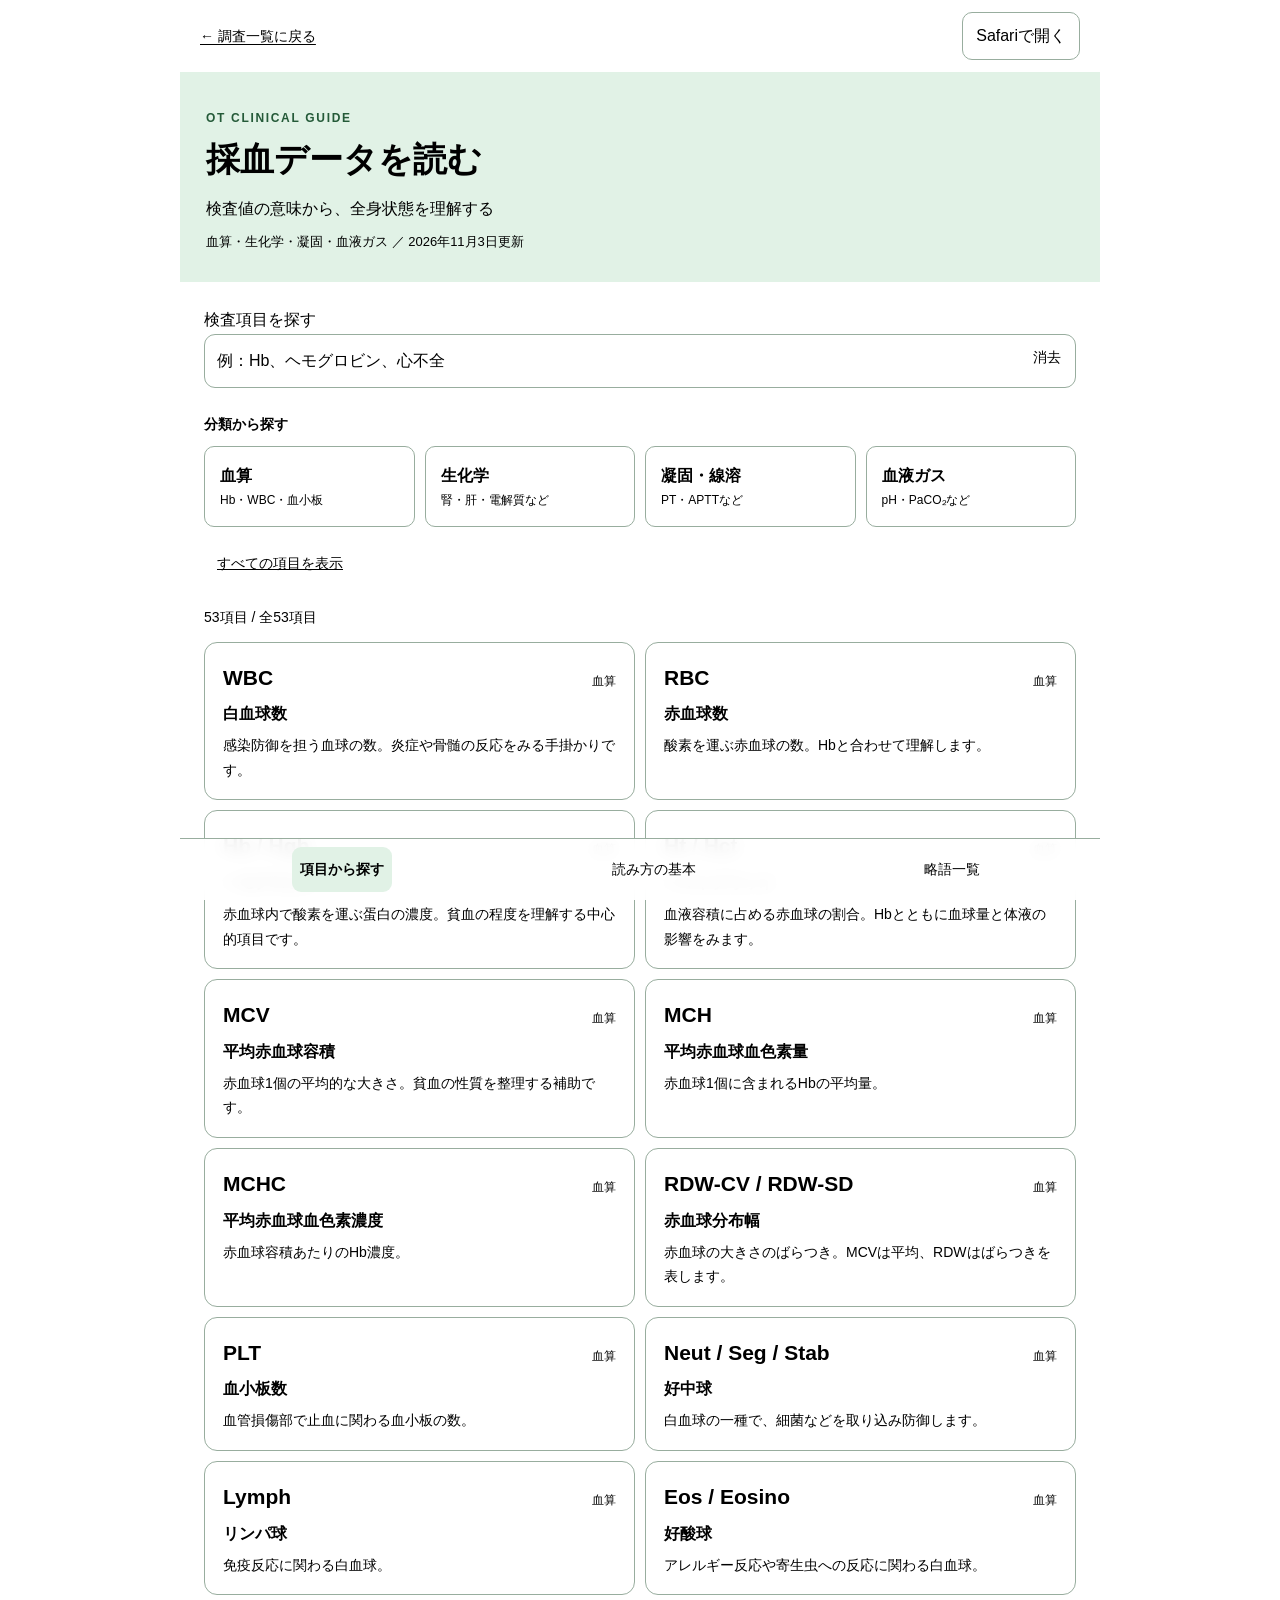
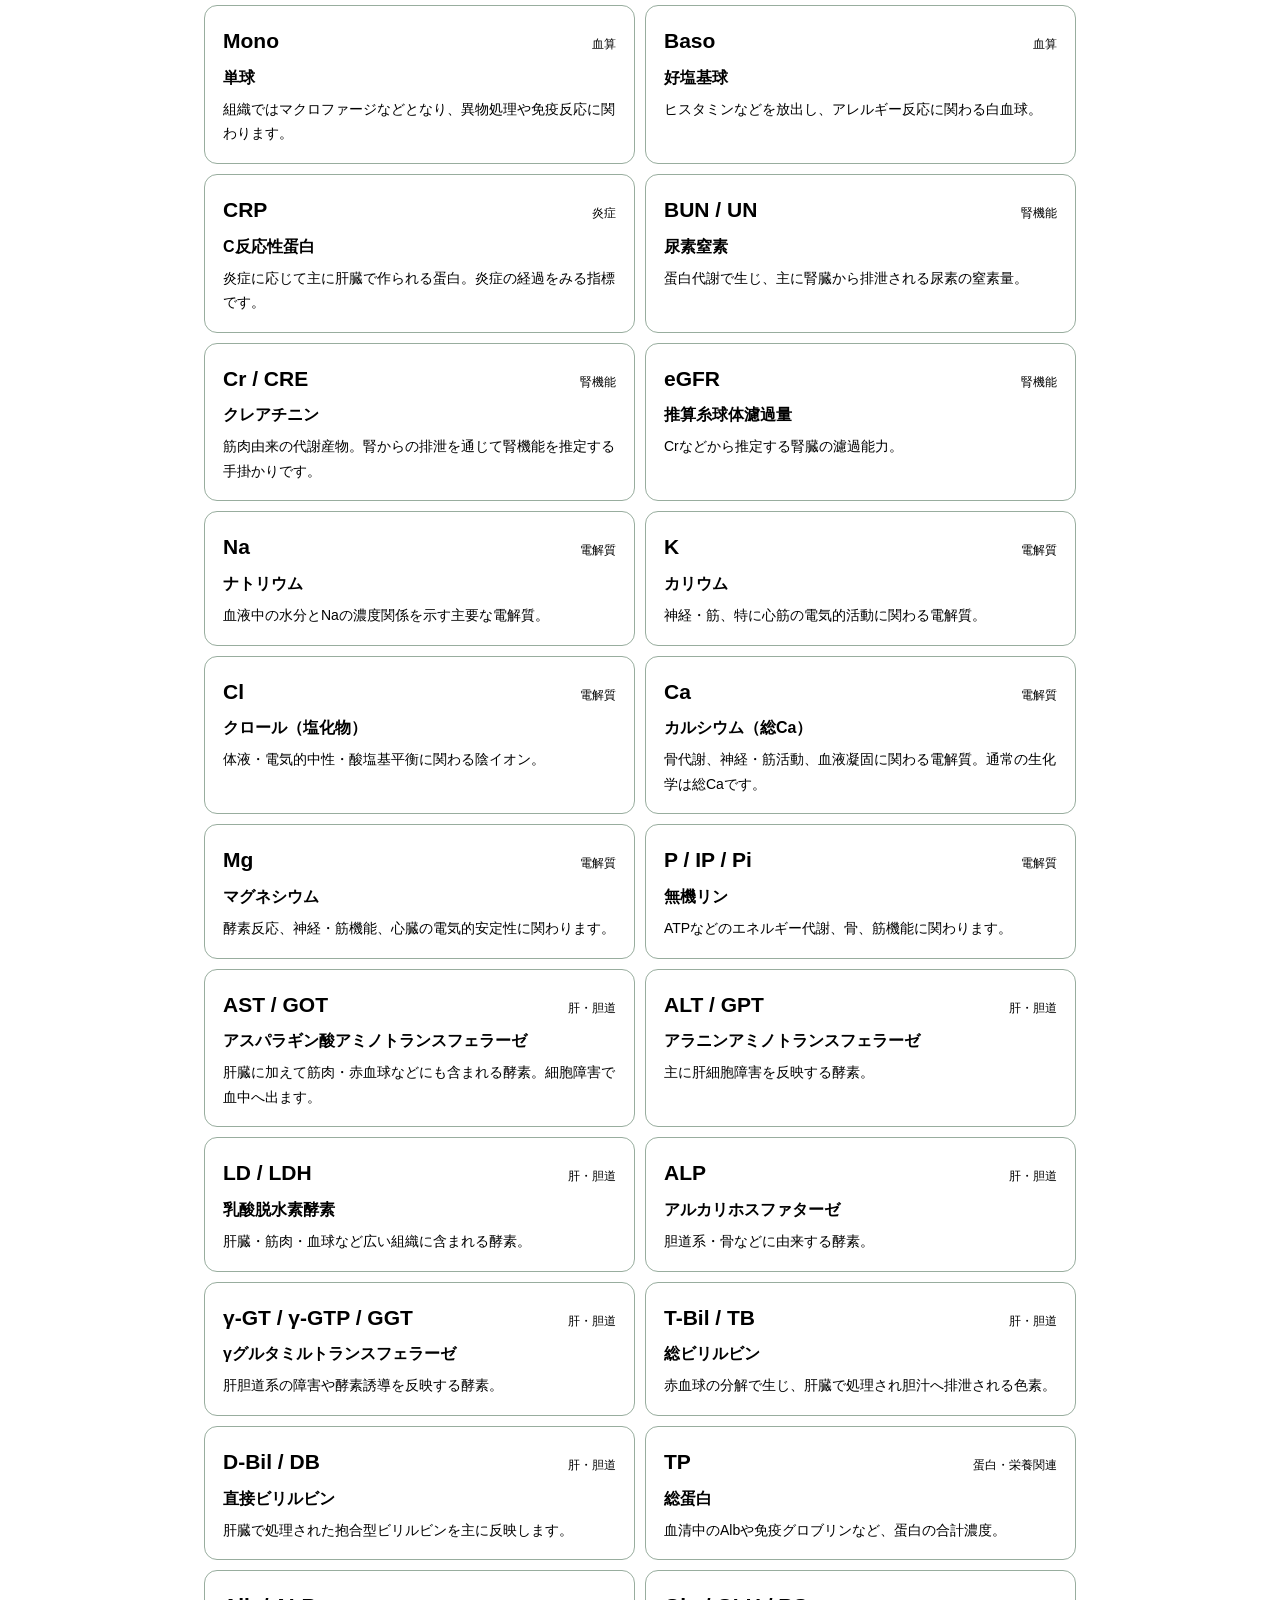
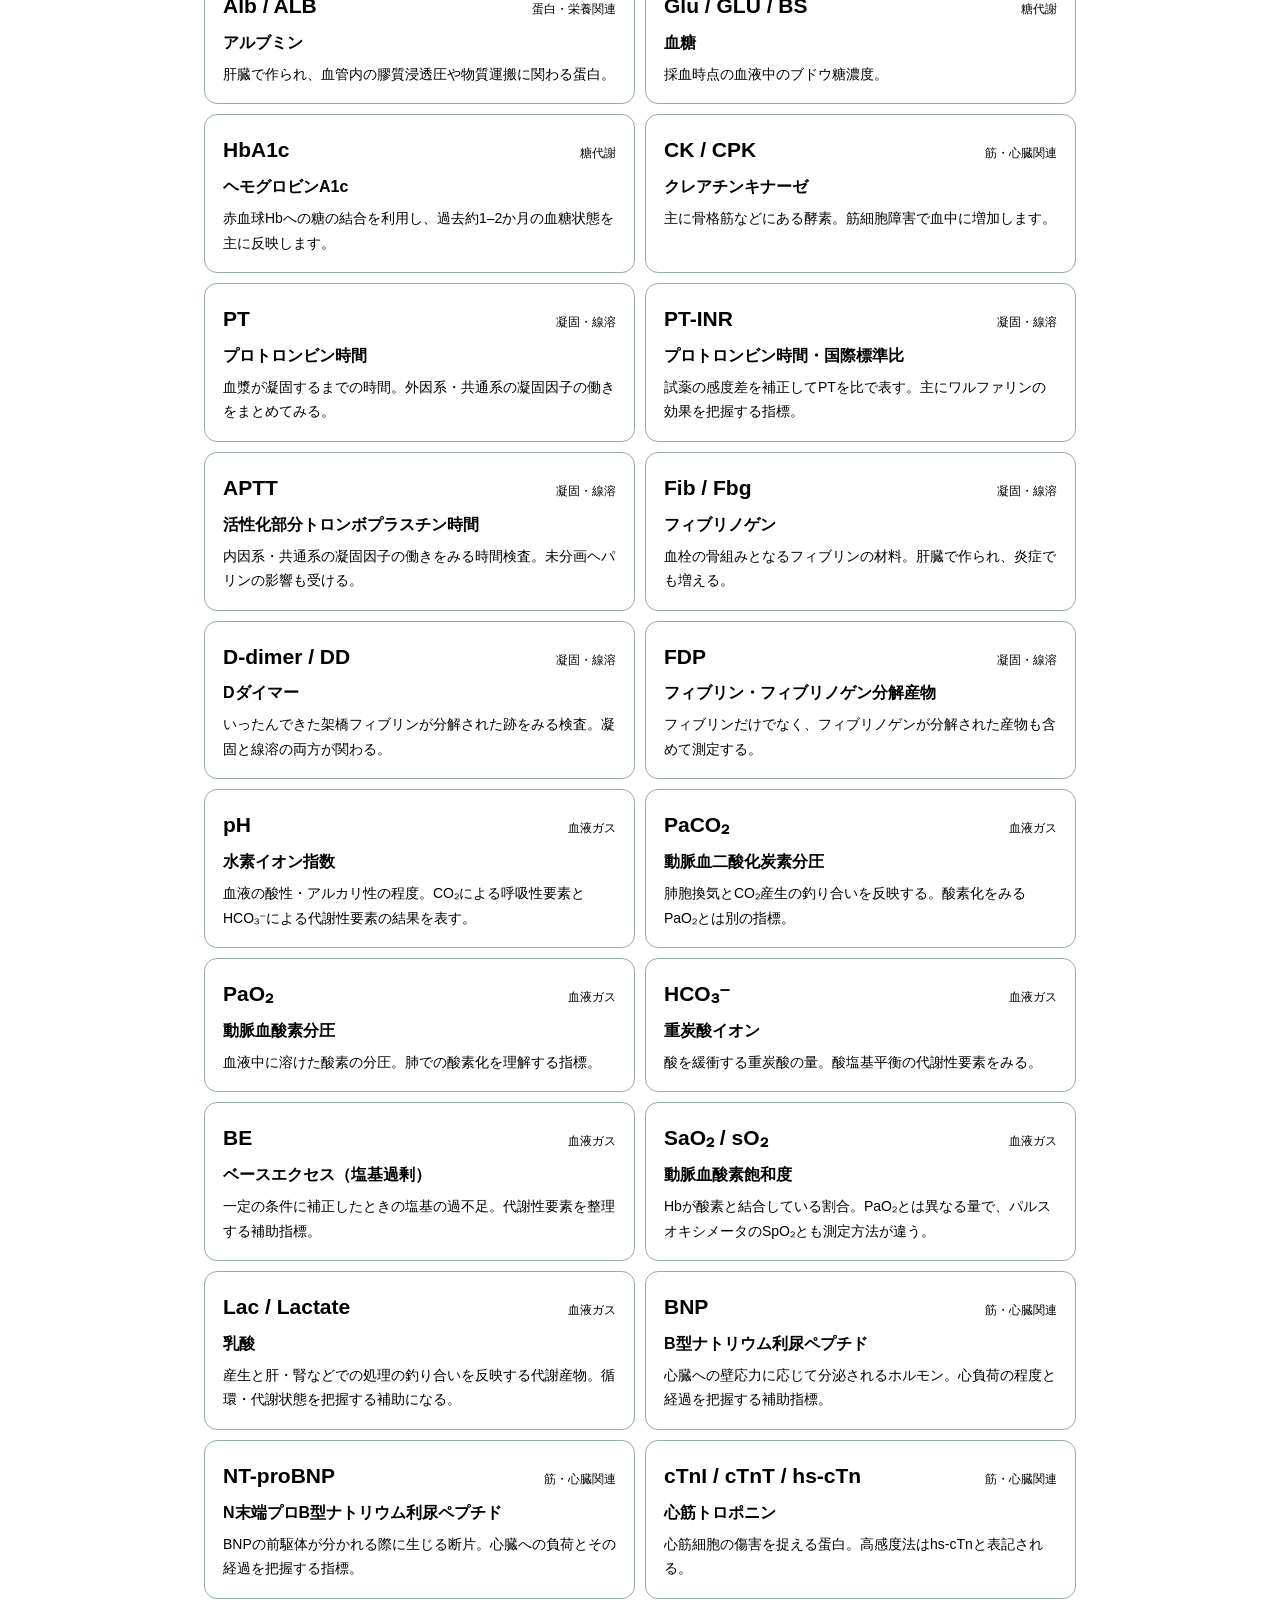
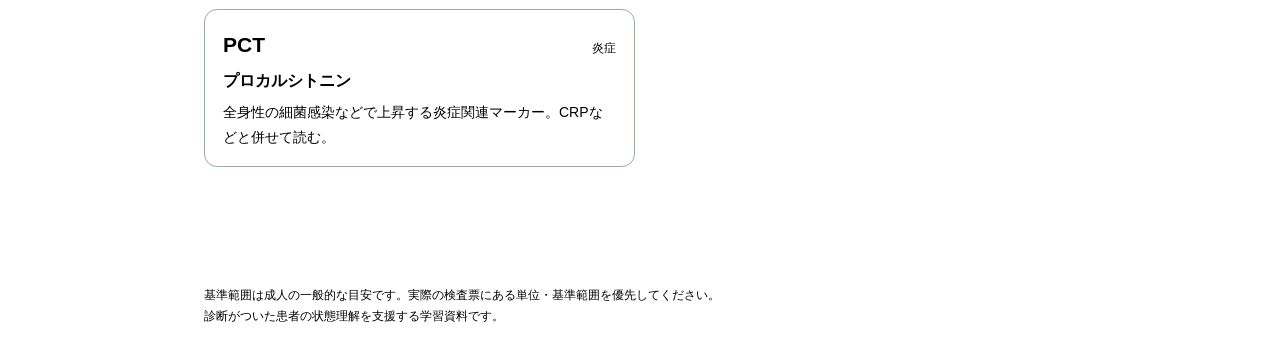
<file: research/lab-data/index.html>
<!doctype html>
<html lang="ja"><head><meta charset="utf-8"><meta name="viewport" content="width=device-width,initial-scale=1,viewport-fit=cover"><meta name="theme-color" content="#e6f1ef"><meta name="description" content="急性期の作業療法士のための採血データガイド。血算・生化学・凝固・血液ガスの基準範囲、略語、症状・病態、組み合わせた読み方。"><title>採血データを読む｜OT実践ツール</title><link rel="manifest" href="../../manifest.webmanifest"><link rel="apple-touch-icon" href="../../apple-touch-icon-324a637651.png"><link rel="icon" href="../../icon-192-324a637651.png"><link rel="stylesheet" href="./lab.css"><link rel="stylesheet" data-ot-green-theme="20261104" href="../../ot-green-theme-20261104.css"></head>
<body><div class="app"><div class="toolbar"><a href="../">← 調査一覧に戻る</a><button id="browserOpen" type="button">Safariで開く</button></div><header><p class="eyebrow">OT CLINICAL GUIDE</p><h1>採血データを読む</h1><p>検査値の意味から、全身状態を理解する</p><p class="meta">血算・生化学・凝固・血液ガス ／ 2026年11月3日更新</p></header>
<div id="offline" hidden>オフラインです。外部の参考資料は通信時に開いてください。</div><div id="update" hidden>新しい版があります。<button id="applyUpdate" type="button">更新して再読み込み</button></div>
<main id="content"><noscript>検査項目の表示にはJavaScriptを有効にしてください。</noscript></main>
<nav class="bottom" aria-label="ガイド内の移動"><a href="#items" data-nav="items">項目から探す</a><a href="#basics" data-nav="basics">読み方の基本</a><a href="#abbreviations" data-nav="abbreviations">略語一覧</a></nav><footer>基準範囲は成人の一般的な目安です。実際の検査票にある単位・基準範囲を優先してください。<br>診断がついた患者の状態理解を支援する学習資料です。</footer></div>
<dialog id="browserDialog" aria-labelledby="browserTitle"><h2 id="browserTitle">Safariで開く</h2><p>下のリンクからブラウザで開けます。PWAに戻る場合は、URLをコピーしてSafariのアドレス欄に貼り付けてください。端末の既定ブラウザによってはSafari以外で開きます。</p><a id="externalURL" target="_blank" rel="noopener noreferrer">ブラウザで開く ↗</a><label>このページのURL<input id="pageURL" readonly></label><div class="dialog-actions"><button id="copyURL" type="button">URLをコピー</button><button id="closeBrowser" type="button">閉じる</button></div><p id="copyStatus" role="status"></p></dialog>
<script src="./data.js"></script><script src="./lab.js"></script><script src="../../pwa.js"></script></body></html>
</file>
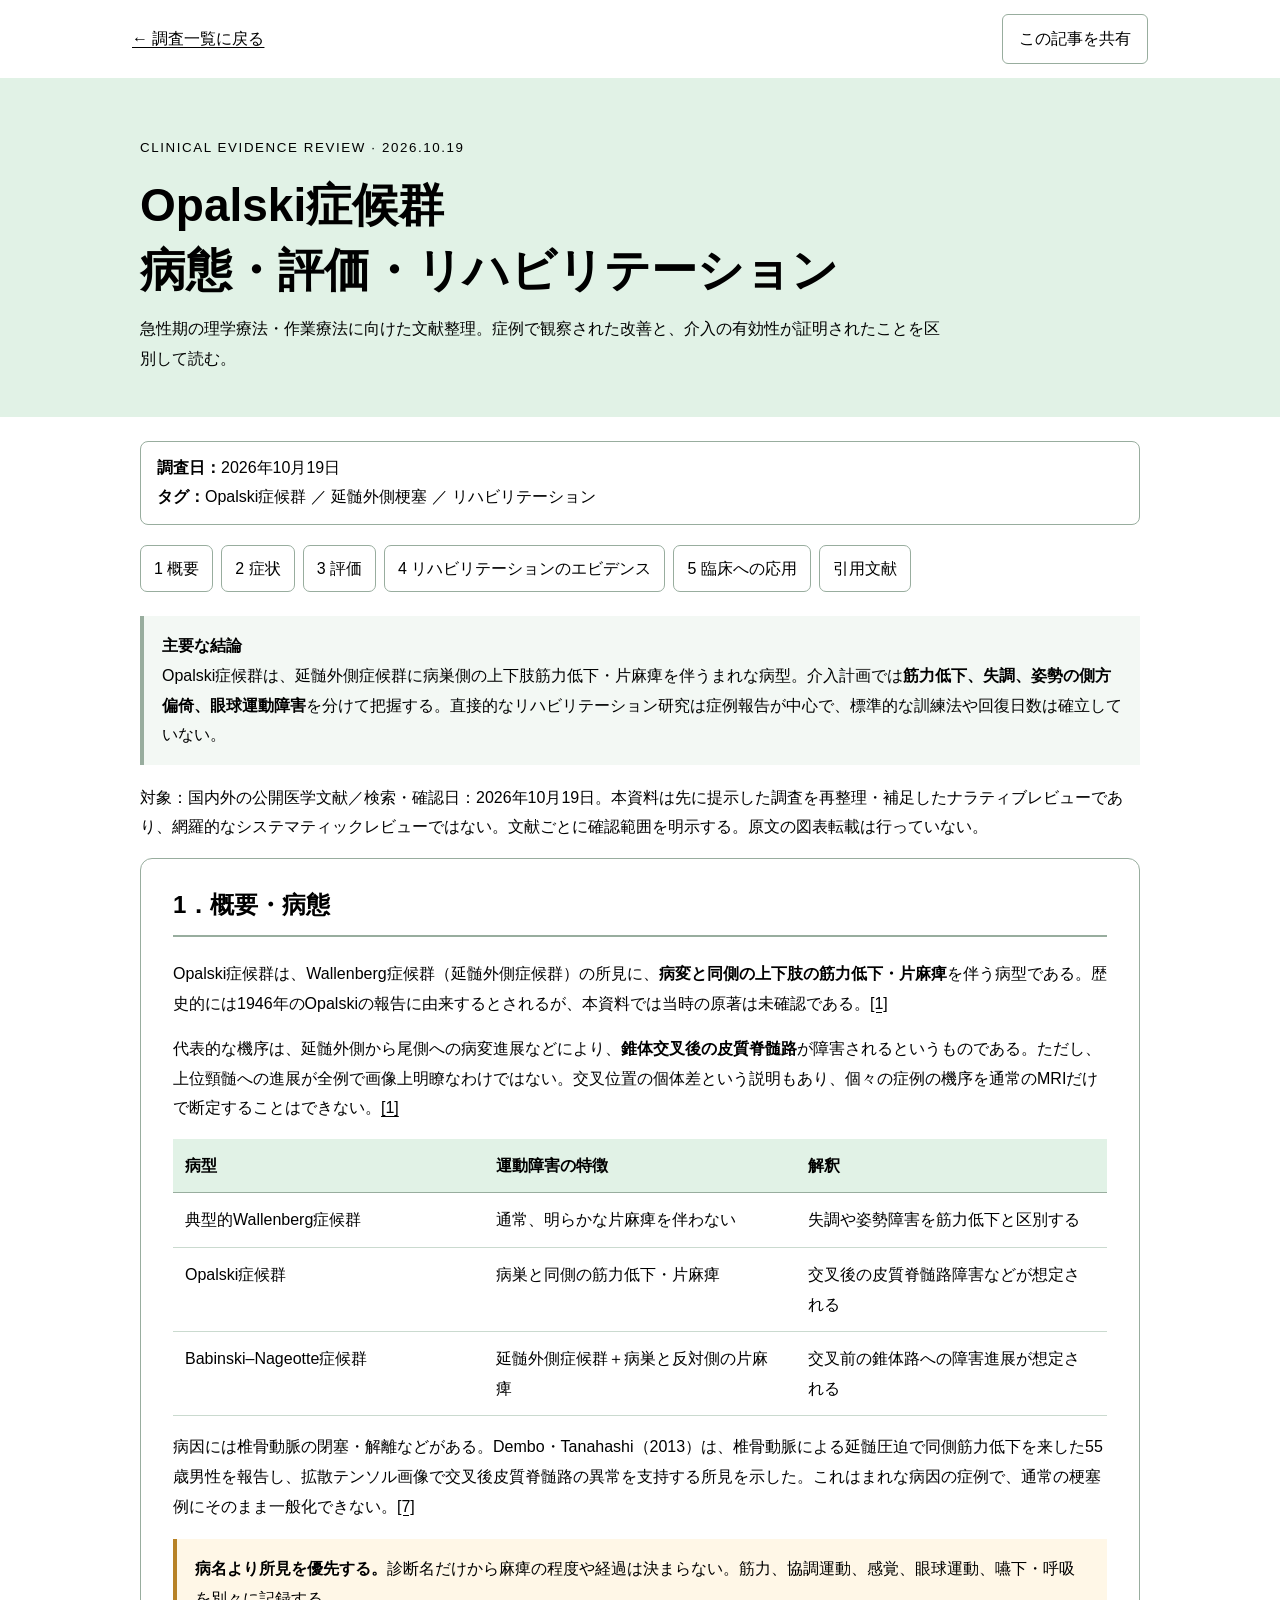
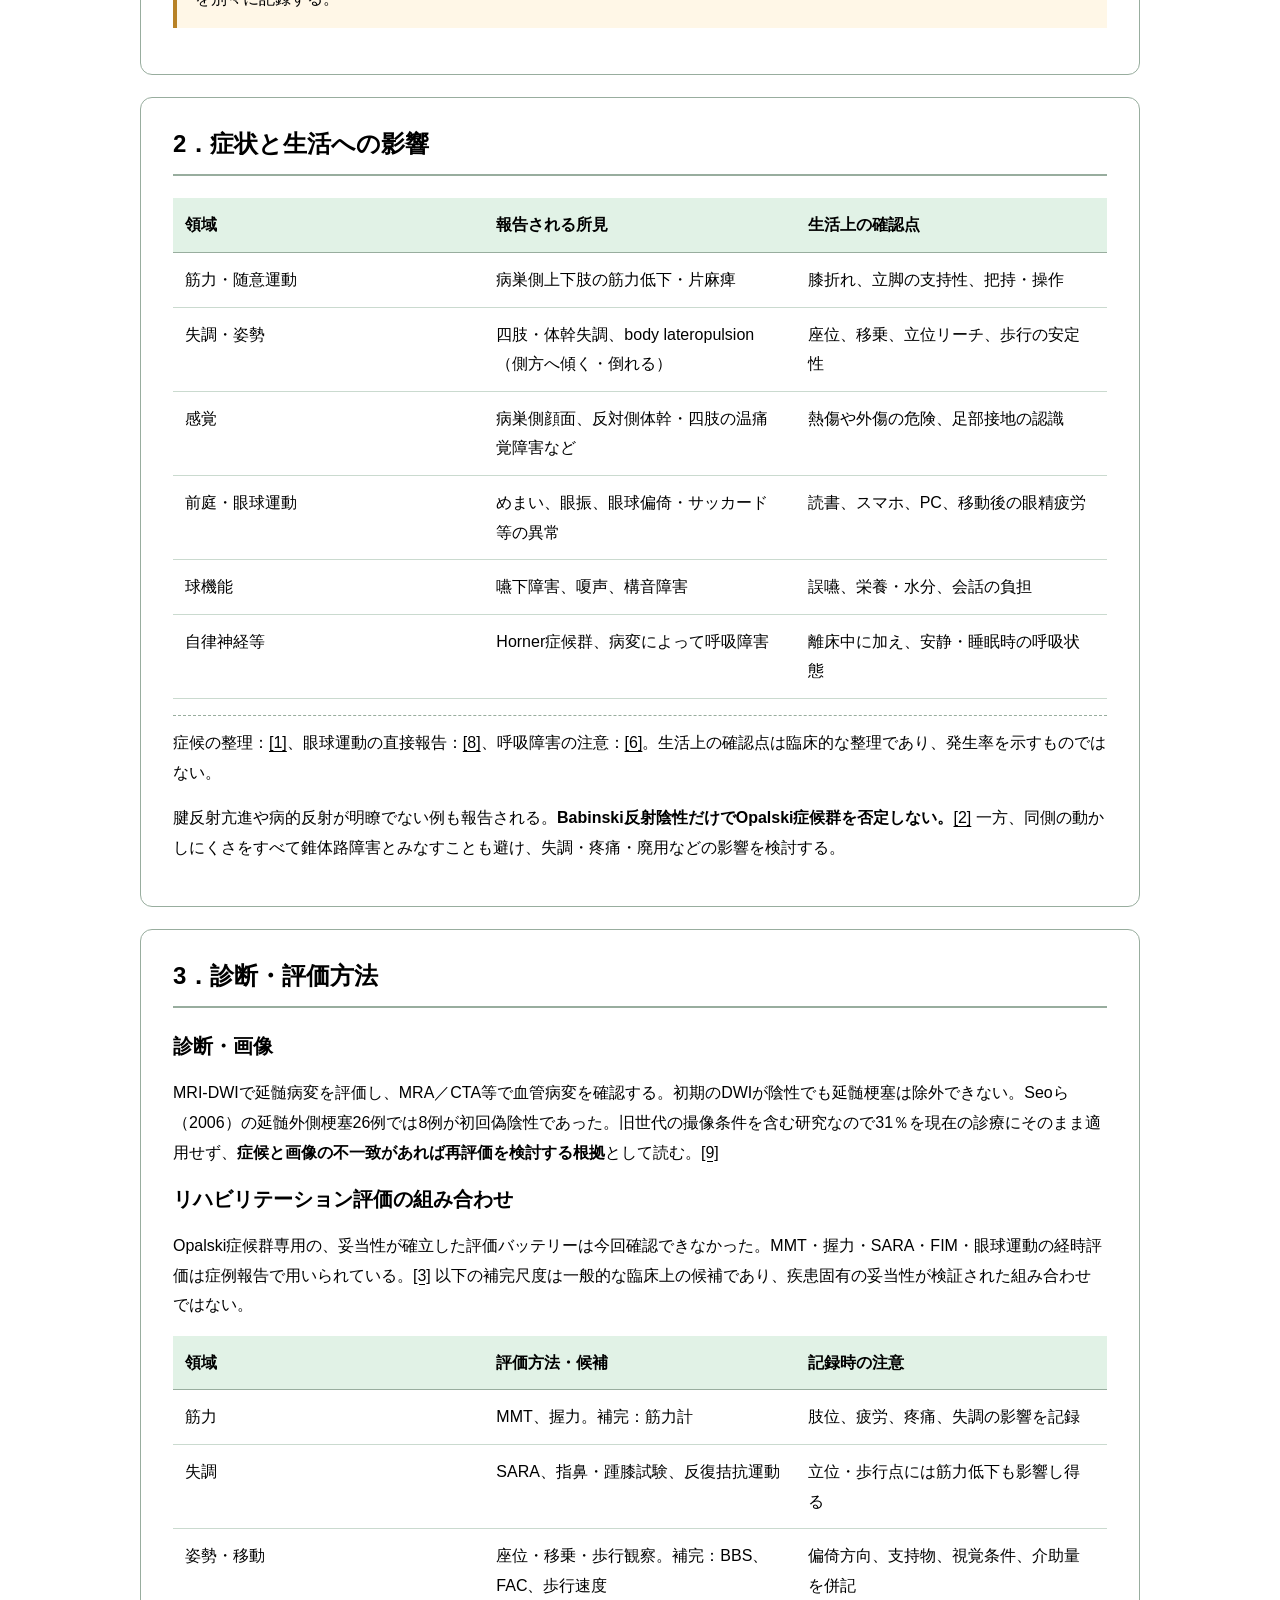
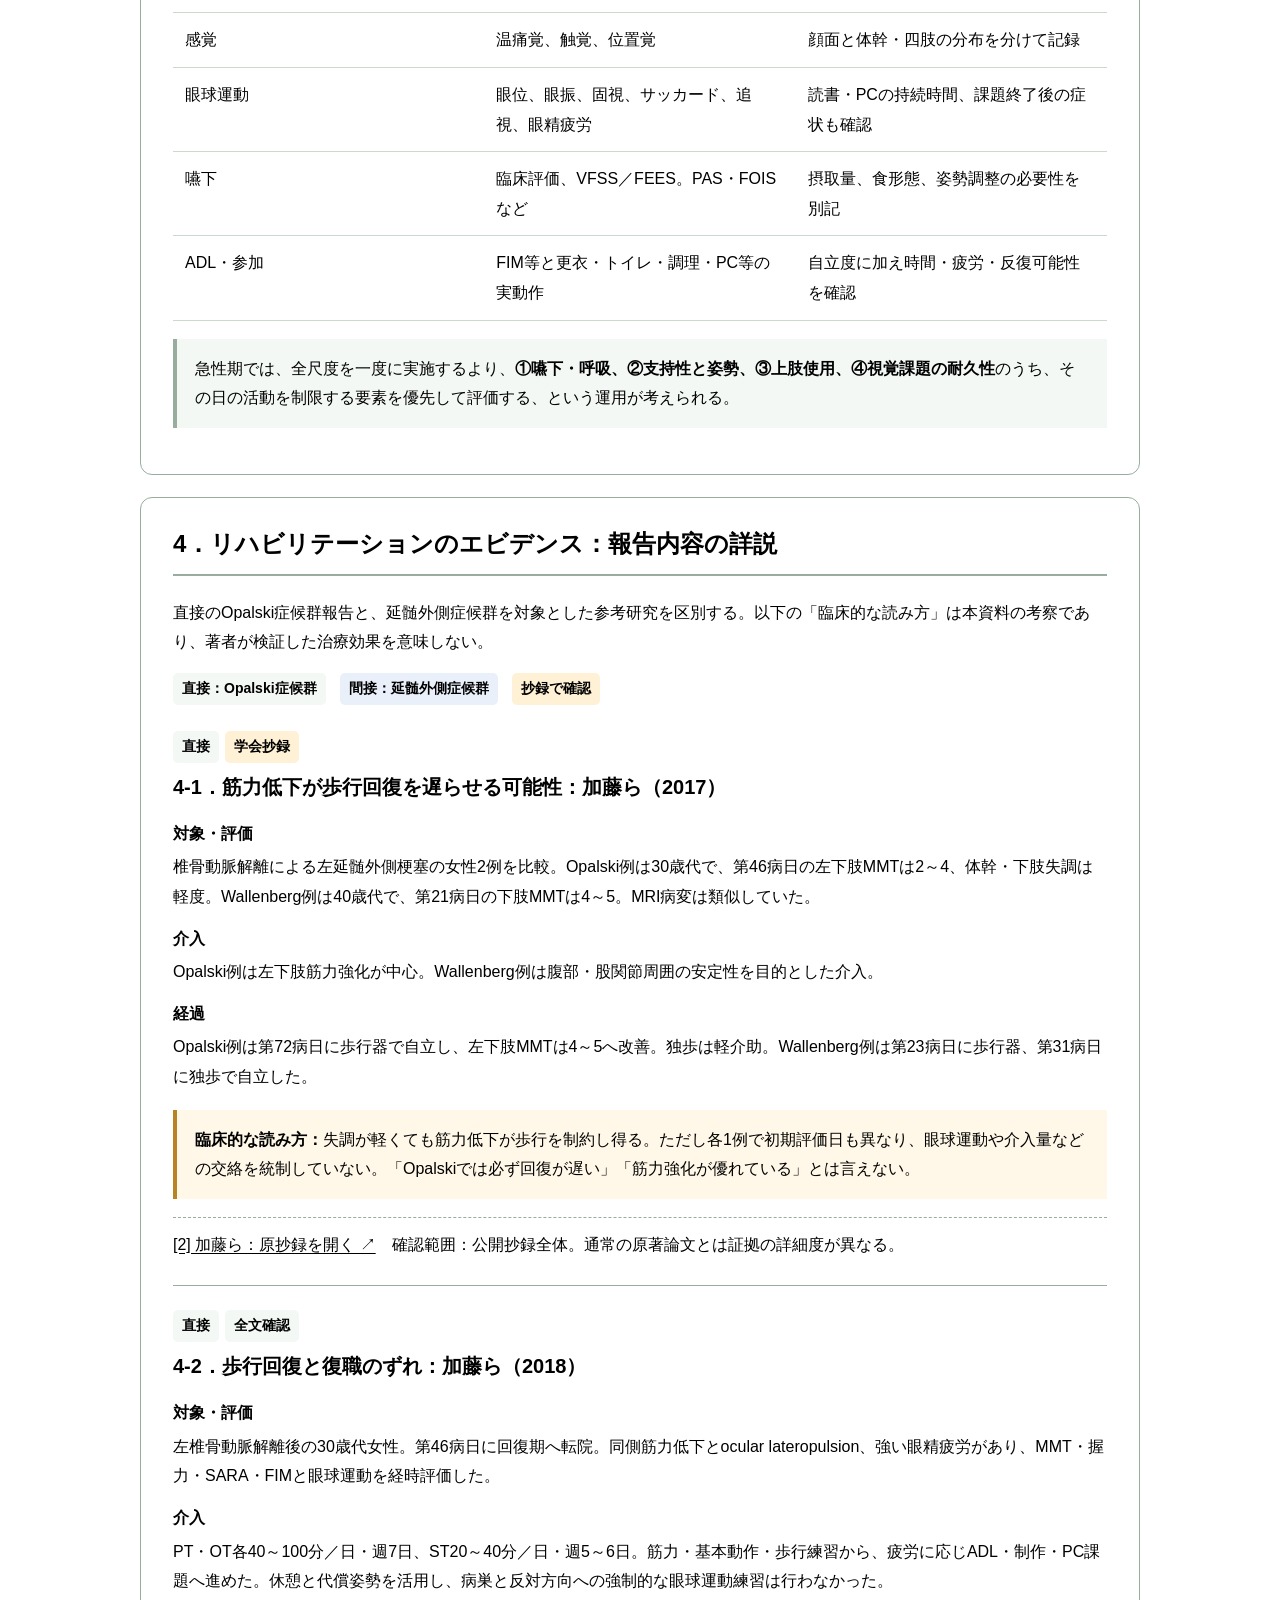
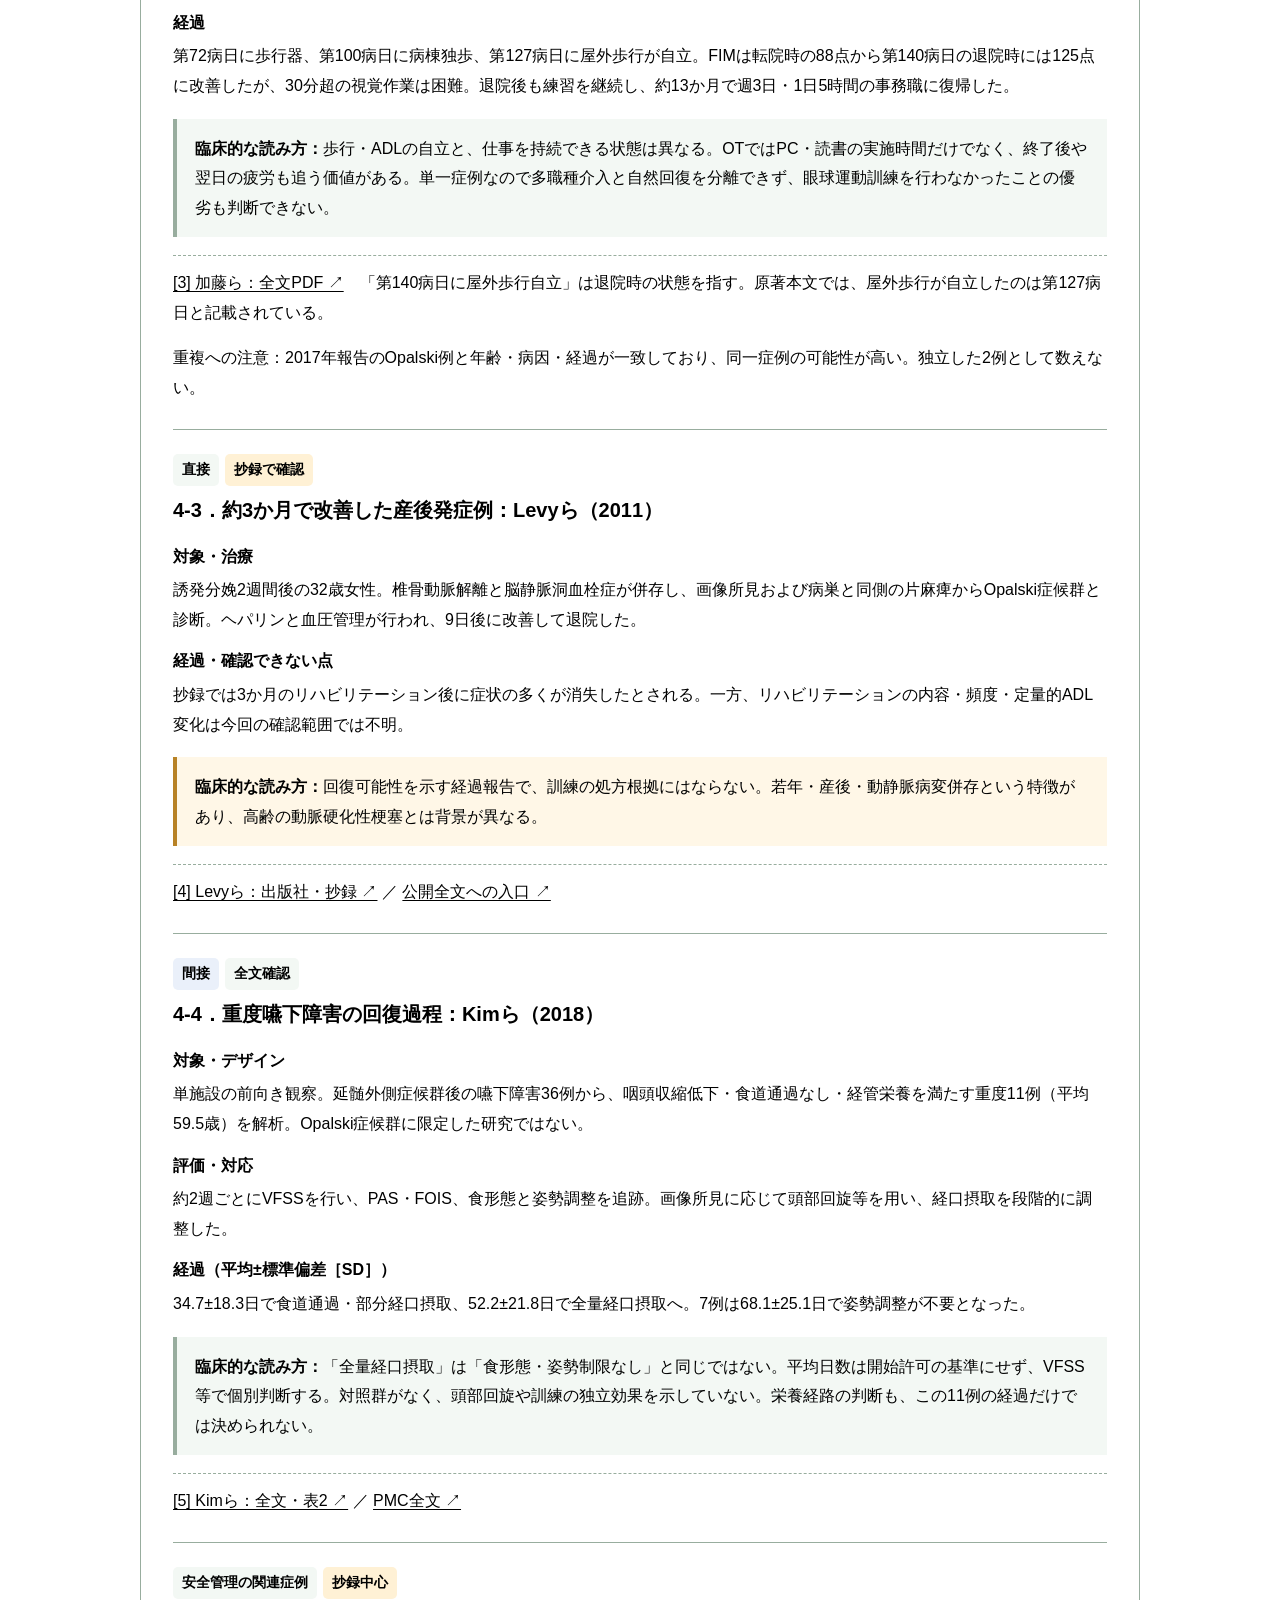
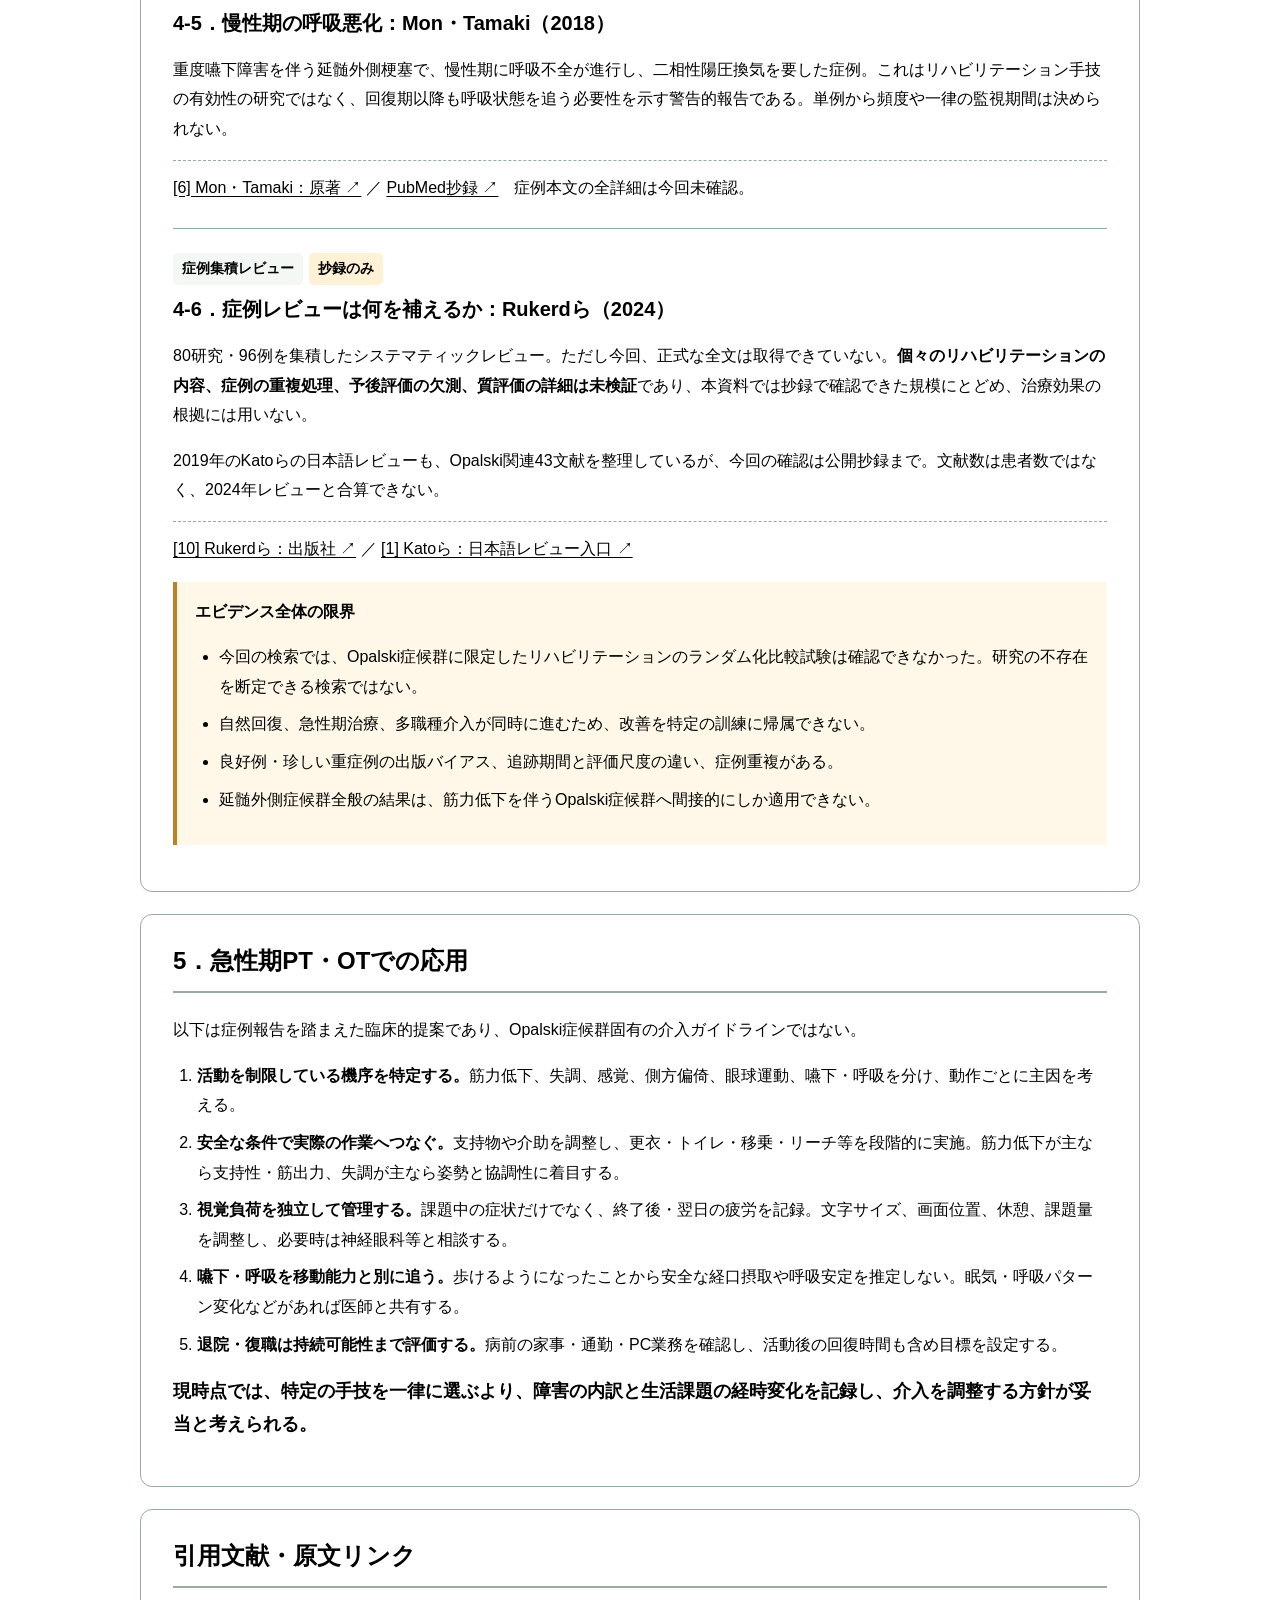
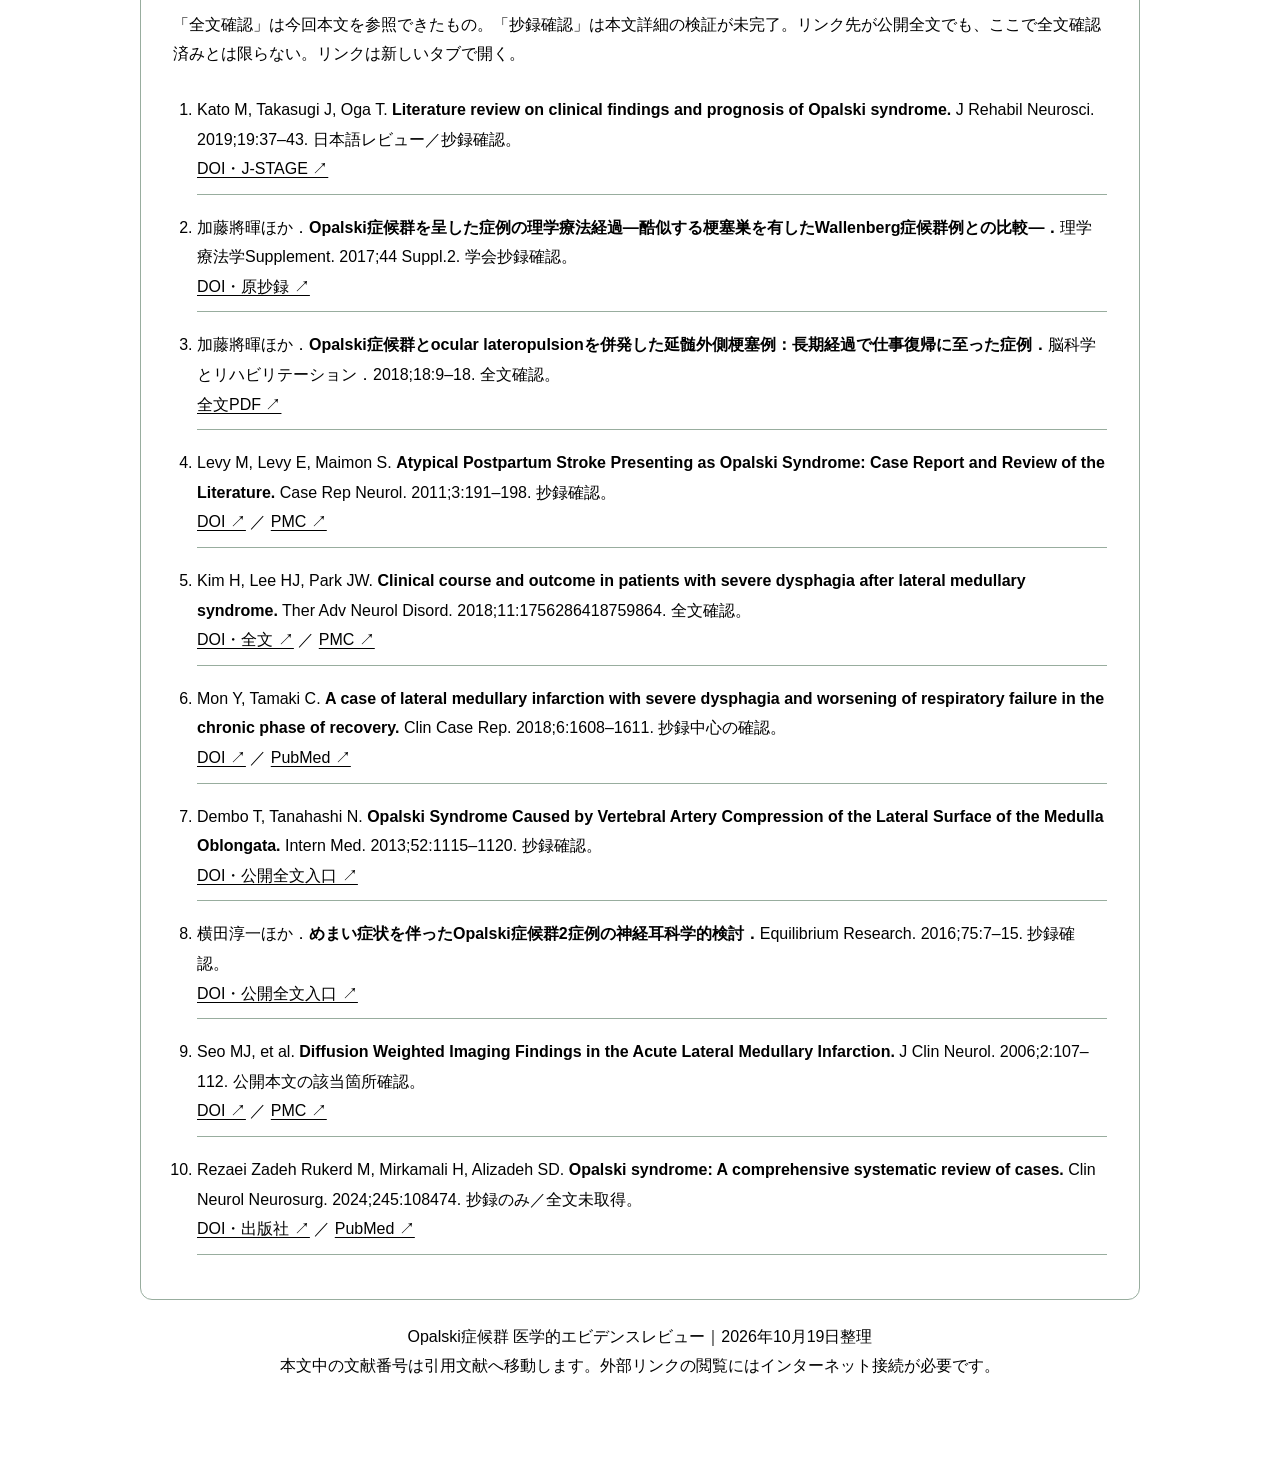
<file: research/opalski/index.html>
<!doctype html>
<html lang="ja"><head><meta charset="utf-8"><meta name="viewport" content="width=device-width,initial-scale=1"><title>Opalski症候群｜医学的エビデンスレビュー</title>
<style>
:root{--ink:#193033;--muted:#56696b;--accent:#166b65;--paper:#fff;--bg:#f2f6f5;--line:#d5e1df}*{box-sizing:border-box}html{scroll-behavior:smooth;scroll-padding-top:24px}body{margin:0;background:var(--bg);color:var(--ink);font-family:-apple-system,BlinkMacSystemFont,"Noto Sans JP","Yu Gothic",Meiryo,sans-serif;line-height:1.85}header{background:#143d3d;color:white;padding:54px max(24px,calc((100vw - 1000px)/2)) 44px}header small{letter-spacing:.12em;color:#bddbd7}h1{font-size:clamp(29px,5vw,46px);line-height:1.4;margin:12px 0}header p{max-width:800px;color:#e0eeee;margin-bottom:0}main{max-width:1056px;margin:auto;padding:24px 28px 64px}nav{display:flex;flex-wrap:wrap;gap:8px;margin-bottom:24px}nav a{background:#fff;border:1px solid var(--line);padding:8px 13px;border-radius:7px;text-decoration:none;color:var(--accent);font-size:14px}section{background:var(--paper);border:1px solid var(--line);border-radius:12px;padding:28px 32px;margin-bottom:22px;scroll-margin-top:20px}h2{font-size:24px;line-height:1.5;margin:0 0 22px;border-bottom:2px solid #c6ded9;padding-bottom:12px}h3{font-size:20px;line-height:1.6;margin:8px 0 16px}h4{font-size:16px;margin:18px 0 5px}p{margin:10px 0 16px}a{color:#126c8a;text-underline-offset:3px;overflow-wrap:anywhere}a:hover{color:#104745}a:focus-visible,button:focus-visible{outline:3px solid #f4b348;outline-offset:3px}.note{background:#eef7f4;border-left:4px solid var(--accent);padding:15px 18px;margin:18px 0}.caution{background:#fff7e7;border-left-color:#b88225}.muted,.meta{color:var(--muted);font-size:14px}.tag{display:inline-block;padding:3px 9px;border-radius:5px;background:#e7f3ed;color:#255e4b;font-size:12px;font-weight:700;margin-right:6px}.indirect{background:#eaf0fa;color:#3b5984}.abstract{background:#fff1d5;color:#795518}.table-wrap{overflow-x:auto;margin:16px 0}table{border-collapse:collapse;width:100%;font-size:14px}th,td{border-bottom:1px solid var(--line);padding:12px;text-align:left;vertical-align:top}th{background:#edf4f2;font-weight:700}ul,ol{padding-left:24px}li{margin-bottom:8px}.study{border-top:1px solid var(--line);padding-top:24px;margin-top:26px}.study:first-of-type{border-top:0;padding-top:0}.study dl{margin:12px 0}.study dt{font-weight:700;color:var(--accent);margin-top:12px}.study dd{margin:4px 0 12px}.source{font-size:13px;border-top:1px dashed var(--line);padding-top:12px;color:var(--muted)}.refs li{padding:10px 0;border-bottom:1px solid var(--line)}.refs em{font-style:normal;color:var(--muted)}button{border:1px solid #b6cfca;background:white;color:#175d56;padding:9px 16px;border-radius:6px;font:inherit;font-size:14px;cursor:pointer}.footer{text-align:center;color:var(--muted);font-size:13px}.number{color:var(--accent);font-weight:800}.key{font-size:18px;font-weight:650}.legend{display:flex;flex-wrap:wrap;gap:8px;margin:15px 0}@media(max-width:640px){main{padding:16px 12px 40px}section{padding:22px 18px}header{padding:32px 22px}h2{font-size:21px}h3{font-size:18px}th,td{padding:9px}nav a{font-size:13px}}@media print{body{background:white;font-size:10pt}header{background:white;color:#143d3d;padding:0 0 18px}header p,header small{color:#345}main{padding:0;max-width:none}nav,button{display:none}section{border:0;border-radius:0;padding:12px 0;margin:0}h2,h3,h4{break-after:avoid}.study{break-inside:auto}tr,.note{break-inside:avoid}a{color:#164f65}a[href^="https"]::after{content:" (" attr(href) ")";font-size:8pt;word-break:break-all}.source a::after,.refs a::after{content:" (" attr(href) ")"}h1{font-size:26pt}.table-wrap{overflow:visible}}
.article-info{color:#000;background:#fff;border:1px solid var(--line);border-radius:8px;padding:12px 16px;margin:0 0 20px;font-size:14px;line-height:1.8}
</style><link rel="manifest" href="../../manifest.webmanifest"><link rel="apple-touch-icon" href="../../apple-touch-icon-324a637651.png"><style>:root{--ink:#000;--muted:#000;color-scheme:light}body{color:#000}header{background:#e4f1ec;color:#000}header small,header p,a,a:hover,.tag,.indirect,.abstract,.study dt,.number{color:#000}.article-toolbar{max-width:1056px;margin:auto;display:flex;justify-content:space-between;align-items:center;gap:12px;flex-wrap:wrap;padding:14px 20px;background:#fff;color:#000}.article-toolbar a{min-height:48px;display:flex;align-items:center}.article-toolbar button{min-height:48px;color:#000;font-size:16px}.muted,.meta,.source,.footer,.refs em{color:#000}.table-wrap{overflow:visible}table{table-layout:fixed;width:100%;font-size:16px}th,td{overflow-wrap:anywhere;word-break:normal}main,section,nav{min-width:0}nav a{overflow-wrap:anywhere}p,li,dd{overflow-wrap:anywhere}dialog{max-width:480px;width:calc(100% - 32px);background:#fff;color:#000;border:1px solid #769482;border-radius:15px;padding:22px}dialog::backdrop{background:#0006}dialog input{min-height:48px;width:100%;font:inherit;background:#fff;color:#000}dialog .row{display:flex;flex-wrap:wrap;gap:10px;margin-top:14px}dialog button{color:#000;min-height:48px}.source,.meta,.muted,nav a,.article-info,.footer{font-size:16px}.tag{font-size:14px}@media(max-width:640px){main{padding:16px 10px 40px}section{padding:20px 12px}th,td{padding:8px 5px}header{padding:26px 18px}}@media print{.article-toolbar,dialog{display:none}}</style><link rel="stylesheet" data-ot-green-theme="20261104" href="../../ot-green-theme-20261104.css"></head><body><div class="article-toolbar"><a href="../">← 調査一覧に戻る</a><button data-share-url="" data-share-title="Opalski症候群">この記事を共有</button></div>
<header><small>CLINICAL EVIDENCE REVIEW · 2026.10.19</small><h1>Opalski症候群<br>病態・評価・リハビリテーション</h1><p>急性期の理学療法・作業療法に向けた文献整理。症例で観察された改善と、介入の有効性が証明されたことを区別して読む。</p></header>
<main><div class="article-info"><strong>調査日：</strong>2026年10月19日<br><strong>タグ：</strong>Opalski症候群 ／ 延髄外側梗塞 ／ リハビリテーション</div><nav aria-label="目次"><a href="#overview">1 概要</a><a href="#symptoms">2 症状</a><a href="#assessment">3 評価</a><a href="#rehab">4 リハビリテーションのエビデンス</a><a href="#practice">5 臨床への応用</a><a href="#references">引用文献</a></nav>
<div class="note"><strong>主要な結論</strong><br>Opalski症候群は、延髄外側症候群に病巣側の上下肢筋力低下・片麻痺を伴うまれな病型。介入計画では<strong>筋力低下、失調、姿勢の側方偏倚、眼球運動障害</strong>を分けて把握する。直接的なリハビリテーション研究は症例報告が中心で、標準的な訓練法や回復日数は確立していない。</div>
<p class="meta">対象：国内外の公開医学文献／検索・確認日：2026年10月19日。本資料は先に提示した調査を再整理・補足したナラティブレビューであり、網羅的なシステマティックレビューではない。文献ごとに確認範囲を明示する。原文の図表転載は行っていない。</p>
<section id="overview"><h2>1．概要・病態</h2>
<p>Opalski症候群は、Wallenberg症候群（延髄外側症候群）の所見に、<strong>病変と同側の上下肢の筋力低下・片麻痺</strong>を伴う病型である。歴史的には1946年のOpalskiの報告に由来するとされるが、本資料では当時の原著は未確認である。<a href="#r1">[1]</a></p>
<p>代表的な機序は、延髄外側から尾側への病変進展などにより、<strong>錐体交叉後の皮質脊髄路</strong>が障害されるというものである。ただし、上位頸髄への進展が全例で画像上明瞭なわけではない。交叉位置の個体差という説明もあり、個々の症例の機序を通常のMRIだけで断定することはできない。<a href="#r1">[1]</a></p>
<div class="table-wrap"><table><thead><tr><th>病型</th><th>運動障害の特徴</th><th>解釈</th></tr></thead><tbody><tr><td>典型的Wallenberg症候群</td><td>通常、明らかな片麻痺を伴わない</td><td>失調や姿勢障害を筋力低下と区別する</td></tr><tr><td>Opalski症候群</td><td>病巣と同側の筋力低下・片麻痺</td><td>交叉後の皮質脊髄路障害などが想定される</td></tr><tr><td>Babinski–Nageotte症候群</td><td>延髄外側症候群＋病巣と反対側の片麻痺</td><td>交叉前の錐体路への障害進展が想定される</td></tr></tbody></table></div>
<p>病因には椎骨動脈の閉塞・解離などがある。Dembo・Tanahashi（2013）は、椎骨動脈による延髄圧迫で同側筋力低下を来した55歳男性を報告し、拡散テンソル画像で交叉後皮質脊髄路の異常を支持する所見を示した。これはまれな病因の症例で、通常の梗塞例にそのまま一般化できない。<a href="#r7">[7]</a></p>
<div class="note caution"><strong>病名より所見を優先する。</strong>診断名だけから麻痺の程度や経過は決まらない。筋力、協調運動、感覚、眼球運動、嚥下・呼吸を別々に記録する。</div></section>
<section id="symptoms"><h2>2．症状と生活への影響</h2><div class="table-wrap"><table><thead><tr><th>領域</th><th>報告される所見</th><th>生活上の確認点</th></tr></thead><tbody>
<tr><td>筋力・随意運動</td><td>病巣側上下肢の筋力低下・片麻痺</td><td>膝折れ、立脚の支持性、把持・操作</td></tr><tr><td>失調・姿勢</td><td>四肢・体幹失調、body lateropulsion（側方へ傾く・倒れる）</td><td>座位、移乗、立位リーチ、歩行の安定性</td></tr><tr><td>感覚</td><td>病巣側顔面、反対側体幹・四肢の温痛覚障害など</td><td>熱傷や外傷の危険、足部接地の認識</td></tr><tr><td>前庭・眼球運動</td><td>めまい、眼振、眼球偏倚・サッカード等の異常</td><td>読書、スマホ、PC、移動後の眼精疲労</td></tr><tr><td>球機能</td><td>嚥下障害、嗄声、構音障害</td><td>誤嚥、栄養・水分、会話の負担</td></tr><tr><td>自律神経等</td><td>Horner症候群、病変によって呼吸障害</td><td>離床中に加え、安静・睡眠時の呼吸状態</td></tr>
</tbody></table></div><p class="source">症候の整理：<a href="#r1">[1]</a>、眼球運動の直接報告：<a href="#r8">[8]</a>、呼吸障害の注意：<a href="#r6">[6]</a>。生活上の確認点は臨床的な整理であり、発生率を示すものではない。</p>
<p>腱反射亢進や病的反射が明瞭でない例も報告される。<strong>Babinski反射陰性だけでOpalski症候群を否定しない。</strong><a href="#r2">[2]</a> 一方、同側の動かしにくさをすべて錐体路障害とみなすことも避け、失調・疼痛・廃用などの影響を検討する。</p></section>
<section id="assessment"><h2>3．診断・評価方法</h2><h3>診断・画像</h3><p>MRI-DWIで延髄病変を評価し、MRA／CTA等で血管病変を確認する。初期のDWIが陰性でも延髄梗塞は除外できない。Seoら（2006）の延髄外側梗塞26例では8例が初回偽陰性であった。旧世代の撮像条件を含む研究なので31％を現在の診療にそのまま適用せず、<strong>症候と画像の不一致があれば再評価を検討する根拠</strong>として読む。<a href="#r9">[9]</a></p>
<h3>リハビリテーション評価の組み合わせ</h3><p>Opalski症候群専用の、妥当性が確立した評価バッテリーは今回確認できなかった。MMT・握力・SARA・FIM・眼球運動の経時評価は症例報告で用いられている。<a href="#r3">[3]</a> 以下の補完尺度は一般的な臨床上の候補であり、疾患固有の妥当性が検証された組み合わせではない。</p>
<div class="table-wrap"><table><thead><tr><th>領域</th><th>評価方法・候補</th><th>記録時の注意</th></tr></thead><tbody><tr><td>筋力</td><td>MMT、握力。補完：筋力計</td><td>肢位、疲労、疼痛、失調の影響を記録</td></tr><tr><td>失調</td><td>SARA、指鼻・踵膝試験、反復拮抗運動</td><td>立位・歩行点には筋力低下も影響し得る</td></tr><tr><td>姿勢・移動</td><td>座位・移乗・歩行観察。補完：BBS、FAC、歩行速度</td><td>偏倚方向、支持物、視覚条件、介助量を併記</td></tr><tr><td>感覚</td><td>温痛覚、触覚、位置覚</td><td>顔面と体幹・四肢の分布を分けて記録</td></tr><tr><td>眼球運動</td><td>眼位、眼振、固視、サッカード、追視、眼精疲労</td><td>読書・PCの持続時間、課題終了後の症状も確認</td></tr><tr><td>嚥下</td><td>臨床評価、VFSS／FEES。PAS・FOISなど</td><td>摂取量、食形態、姿勢調整の必要性を別記</td></tr><tr><td>ADL・参加</td><td>FIM等と更衣・トイレ・調理・PC等の実動作</td><td>自立度に加え時間・疲労・反復可能性を確認</td></tr></tbody></table></div>
<div class="note">急性期では、全尺度を一度に実施するより、<strong>①嚥下・呼吸、②支持性と姿勢、③上肢使用、④視覚課題の耐久性</strong>のうち、その日の活動を制限する要素を優先して評価する、という運用が考えられる。</div></section>
<section id="rehab"><h2>4．リハビリテーションのエビデンス：報告内容の詳説</h2><p>直接のOpalski症候群報告と、延髄外側症候群を対象とした参考研究を区別する。以下の「臨床的な読み方」は本資料の考察であり、著者が検証した治療効果を意味しない。</p><div class="legend"><span class="tag">直接：Opalski症候群</span><span class="tag indirect">間接：延髄外側症候群</span><span class="tag abstract">抄録で確認</span></div>
<article class="study"><span class="tag">直接</span><span class="tag abstract">学会抄録</span><h3>4-1．筋力低下が歩行回復を遅らせる可能性：加藤ら（2017）</h3>
<dl><dt>対象・評価</dt><dd>椎骨動脈解離による左延髄外側梗塞の女性2例を比較。Opalski例は30歳代で、第46病日の左下肢MMTは2～4、体幹・下肢失調は軽度。Wallenberg例は40歳代で、第21病日の下肢MMTは4～5。MRI病変は類似していた。</dd><dt>介入</dt><dd>Opalski例は左下肢筋力強化が中心。Wallenberg例は腹部・股関節周囲の安定性を目的とした介入。</dd><dt>経過</dt><dd>Opalski例は第72病日に歩行器で自立し、左下肢MMTは4～5へ改善。独歩は軽介助。Wallenberg例は第23病日に歩行器、第31病日に独歩で自立した。</dd></dl>
<div class="note caution"><strong>臨床的な読み方：</strong>失調が軽くても筋力低下が歩行を制約し得る。ただし各1例で初期評価日も異なり、眼球運動や介入量などの交絡を統制していない。「Opalskiでは必ず回復が遅い」「筋力強化が優れている」とは言えない。</div><p class="source"><a href="https://doi.org/10.14900/cjpt.2016.1151" target="_blank" rel="noopener noreferrer">[2] 加藤ら：原抄録を開く ↗</a>　確認範囲：公開抄録全体。通常の原著論文とは証拠の詳細度が異なる。</p></article>
<article class="study"><span class="tag">直接</span><span class="tag">全文確認</span><h3>4-2．歩行回復と復職のずれ：加藤ら（2018）</h3>
<dl><dt>対象・評価</dt><dd>左椎骨動脈解離後の30歳代女性。第46病日に回復期へ転院。同側筋力低下とocular lateropulsion、強い眼精疲労があり、MMT・握力・SARA・FIMと眼球運動を経時評価した。</dd><dt>介入</dt><dd>PT・OT各40～100分／日・週7日、ST20～40分／日・週5～6日。筋力・基本動作・歩行練習から、疲労に応じADL・制作・PC課題へ進めた。休憩と代償姿勢を活用し、病巣と反対方向への強制的な眼球運動練習は行わなかった。</dd><dt>経過</dt><dd>第72病日に歩行器、第100病日に病棟独歩、第127病日に屋外歩行が自立。FIMは転院時の88点から第140病日の退院時には125点に改善したが、30分超の視覚作業は困難。退院後も練習を継続し、約13か月で週3日・1日5時間の事務職に復帰した。</dd></dl>
<div class="note"><strong>臨床的な読み方：</strong>歩行・ADLの自立と、仕事を持続できる状態は異なる。OTではPC・読書の実施時間だけでなく、終了後や翌日の疲労も追う価値がある。単一症例なので多職種介入と自然回復を分離できず、眼球運動訓練を行わなかったことの優劣も判断できない。</div>
<p class="source"><a href="https://www.jstage.jst.go.jp/article/jrn/18/0/18_180203/_pdf/-char/en" target="_blank" rel="noopener noreferrer">[3] 加藤ら：全文PDF ↗</a>　「第140病日に屋外歩行自立」は退院時の状態を指す。原著本文では、屋外歩行が自立したのは第127病日と記載されている。</p>
<p class="muted">重複への注意：2017年報告のOpalski例と年齢・病因・経過が一致しており、同一症例の可能性が高い。独立した2例として数えない。</p></article>
<article class="study"><span class="tag">直接</span><span class="tag abstract">抄録で確認</span><h3>4-3．約3か月で改善した産後発症例：Levyら（2011）</h3><dl><dt>対象・治療</dt><dd>誘発分娩2週間後の32歳女性。椎骨動脈解離と脳静脈洞血栓症が併存し、画像所見および病巣と同側の片麻痺からOpalski症候群と診断。ヘパリンと血圧管理が行われ、9日後に改善して退院した。</dd><dt>経過・確認できない点</dt><dd>抄録では3か月のリハビリテーション後に症状の多くが消失したとされる。一方、リハビリテーションの内容・頻度・定量的ADL変化は今回の確認範囲では不明。</dd></dl><div class="note caution"><strong>臨床的な読み方：</strong>回復可能性を示す経過報告で、訓練の処方根拠にはならない。若年・産後・動静脈病変併存という特徴があり、高齢の動脈硬化性梗塞とは背景が異なる。</div><p class="source"><a href="https://doi.org/10.1159/000331441" target="_blank" rel="noopener noreferrer">[4] Levyら：出版社・抄録 ↗</a> ／ <a href="https://pmc.ncbi.nlm.nih.gov/articles/PMC3177790/" target="_blank" rel="noopener noreferrer">公開全文への入口 ↗</a></p></article>
<article class="study"><span class="tag indirect">間接</span><span class="tag">全文確認</span><h3>4-4．重度嚥下障害の回復過程：Kimら（2018）</h3><dl><dt>対象・デザイン</dt><dd>単施設の前向き観察。延髄外側症候群後の嚥下障害36例から、咽頭収縮低下・食道通過なし・経管栄養を満たす重度11例（平均59.5歳）を解析。Opalski症候群に限定した研究ではない。</dd><dt>評価・対応</dt><dd>約2週ごとにVFSSを行い、PAS・FOIS、食形態と姿勢調整を追跡。画像所見に応じて頭部回旋等を用い、経口摂取を段階的に調整した。</dd><dt>経過（平均±標準偏差［SD］）</dt><dd>34.7±18.3日で食道通過・部分経口摂取、52.2±21.8日で全量経口摂取へ。7例は68.1±25.1日で姿勢調整が不要となった。</dd></dl><div class="note"><strong>臨床的な読み方：</strong>「全量経口摂取」は「食形態・姿勢制限なし」と同じではない。平均日数は開始許可の基準にせず、VFSS等で個別判断する。対照群がなく、頭部回旋や訓練の独立効果を示していない。栄養経路の判断も、この11例の経過だけでは決められない。</div><p class="source"><a href="https://doi.org/10.1177/1756286418759864" target="_blank" rel="noopener noreferrer">[5] Kimら：全文・表2 ↗</a> ／ <a href="https://pmc.ncbi.nlm.nih.gov/articles/PMC5833167/" target="_blank" rel="noopener noreferrer">PMC全文 ↗</a></p></article>
<article class="study"><span class="tag">安全管理の関連症例</span><span class="tag abstract">抄録中心</span><h3>4-5．慢性期の呼吸悪化：Mon・Tamaki（2018）</h3><p>重度嚥下障害を伴う延髄外側梗塞で、慢性期に呼吸不全が進行し、二相性陽圧換気を要した症例。これはリハビリテーション手技の有効性の研究ではなく、回復期以降も呼吸状態を追う必要性を示す警告的報告である。単例から頻度や一律の監視期間は決められない。</p><p class="source"><a href="https://doi.org/10.1002/ccr3.1641" target="_blank" rel="noopener noreferrer">[6] Mon・Tamaki：原著 ↗</a> ／ <a href="https://pubmed.ncbi.nlm.nih.gov/30147915/" target="_blank" rel="noopener noreferrer">PubMed抄録 ↗</a>　症例本文の全詳細は今回未確認。</p></article>
<article class="study"><span class="tag">症例集積レビュー</span><span class="tag abstract">抄録のみ</span><h3>4-6．症例レビューは何を補えるか：Rukerdら（2024）</h3><p>80研究・96例を集積したシステマティックレビュー。ただし今回、正式な全文は取得できていない。<strong>個々のリハビリテーションの内容、症例の重複処理、予後評価の欠測、質評価の詳細は未検証</strong>であり、本資料では抄録で確認できた規模にとどめ、治療効果の根拠には用いない。</p><p>2019年のKatoらの日本語レビューも、Opalski関連43文献を整理しているが、今回の確認は公開抄録まで。文献数は患者数ではなく、2024年レビューと合算できない。</p><p class="source"><a href="https://doi.org/10.1016/j.clineuro.2024.108474" target="_blank" rel="noopener noreferrer">[10] Rukerdら：出版社 ↗</a> ／ <a href="https://doi.org/10.24799/jrehabilneurosci.180910" target="_blank" rel="noopener noreferrer">[1] Katoら：日本語レビュー入口 ↗</a></p></article>
<div class="note caution"><strong>エビデンス全体の限界</strong><ul><li>今回の検索では、Opalski症候群に限定したリハビリテーションのランダム化比較試験は確認できなかった。研究の不存在を断定できる検索ではない。</li><li>自然回復、急性期治療、多職種介入が同時に進むため、改善を特定の訓練に帰属できない。</li><li>良好例・珍しい重症例の出版バイアス、追跡期間と評価尺度の違い、症例重複がある。</li><li>延髄外側症候群全般の結果は、筋力低下を伴うOpalski症候群へ間接的にしか適用できない。</li></ul></div></section>
<section id="practice"><h2>5．急性期PT・OTでの応用</h2><p class="muted">以下は症例報告を踏まえた臨床的提案であり、Opalski症候群固有の介入ガイドラインではない。</p><ol><li><strong>活動を制限している機序を特定する。</strong>筋力低下、失調、感覚、側方偏倚、眼球運動、嚥下・呼吸を分け、動作ごとに主因を考える。</li><li><strong>安全な条件で実際の作業へつなぐ。</strong>支持物や介助を調整し、更衣・トイレ・移乗・リーチ等を段階的に実施。筋力低下が主なら支持性・筋出力、失調が主なら姿勢と協調性に着目する。</li><li><strong>視覚負荷を独立して管理する。</strong>課題中の症状だけでなく、終了後・翌日の疲労を記録。文字サイズ、画面位置、休憩、課題量を調整し、必要時は神経眼科等と相談する。</li><li><strong>嚥下・呼吸を移動能力と別に追う。</strong>歩けるようになったことから安全な経口摂取や呼吸安定を推定しない。眠気・呼吸パターン変化などがあれば医師と共有する。</li><li><strong>退院・復職は持続可能性まで評価する。</strong>病前の家事・通勤・PC業務を確認し、活動後の回復時間も含め目標を設定する。</li></ol>
<p class="key">現時点では、特定の手技を一律に選ぶより、障害の内訳と生活課題の経時変化を記録し、介入を調整する方針が妥当と考えられる。</p></section>
<section id="references"><h2>引用文献・原文リンク</h2><p class="muted">「全文確認」は今回本文を参照できたもの。「抄録確認」は本文詳細の検証が未完了。リンク先が公開全文でも、ここで全文確認済みとは限らない。リンクは新しいタブで開く。</p><ol class="refs">
<li id="r1">Kato M, Takasugi J, Oga T. <strong>Literature review on clinical findings and prognosis of Opalski syndrome.</strong> J Rehabil Neurosci. 2019;19:37–43. <em>日本語レビュー／抄録確認。</em><br><a href="https://doi.org/10.24799/jrehabilneurosci.180910" target="_blank" rel="noopener noreferrer">DOI・J-STAGE ↗</a></li>
<li id="r2">加藤將暉ほか．<strong>Opalski症候群を呈した症例の理学療法経過―酷似する梗塞巣を有したWallenberg症候群例との比較―．</strong>理学療法学Supplement. 2017;44 Suppl.2. <em>学会抄録確認。</em><br><a href="https://doi.org/10.14900/cjpt.2016.1151" target="_blank" rel="noopener noreferrer">DOI・原抄録 ↗</a></li>
<li id="r3">加藤將暉ほか．<strong>Opalski症候群とocular lateropulsionを併発した延髄外側梗塞例：長期経過で仕事復帰に至った症例．</strong>脳科学とリハビリテーション．2018;18:9–18. <em>全文確認。</em><br><a href="https://www.jstage.jst.go.jp/article/jrn/18/0/18_180203/_pdf/-char/en" target="_blank" rel="noopener noreferrer">全文PDF ↗</a></li>
<li id="r4">Levy M, Levy E, Maimon S. <strong>Atypical Postpartum Stroke Presenting as Opalski Syndrome: Case Report and Review of the Literature.</strong> Case Rep Neurol. 2011;3:191–198. <em>抄録確認。</em><br><a href="https://doi.org/10.1159/000331441" target="_blank" rel="noopener noreferrer">DOI ↗</a> ／ <a href="https://pmc.ncbi.nlm.nih.gov/articles/PMC3177790/" target="_blank" rel="noopener noreferrer">PMC ↗</a></li>
<li id="r5">Kim H, Lee HJ, Park JW. <strong>Clinical course and outcome in patients with severe dysphagia after lateral medullary syndrome.</strong> Ther Adv Neurol Disord. 2018;11:1756286418759864. <em>全文確認。</em><br><a href="https://doi.org/10.1177/1756286418759864" target="_blank" rel="noopener noreferrer">DOI・全文 ↗</a> ／ <a href="https://pmc.ncbi.nlm.nih.gov/articles/PMC5833167/" target="_blank" rel="noopener noreferrer">PMC ↗</a></li>
<li id="r6">Mon Y, Tamaki C. <strong>A case of lateral medullary infarction with severe dysphagia and worsening of respiratory failure in the chronic phase of recovery.</strong> Clin Case Rep. 2018;6:1608–1611. <em>抄録中心の確認。</em><br><a href="https://doi.org/10.1002/ccr3.1641" target="_blank" rel="noopener noreferrer">DOI ↗</a> ／ <a href="https://pubmed.ncbi.nlm.nih.gov/30147915/" target="_blank" rel="noopener noreferrer">PubMed ↗</a></li>
<li id="r7">Dembo T, Tanahashi N. <strong>Opalski Syndrome Caused by Vertebral Artery Compression of the Lateral Surface of the Medulla Oblongata.</strong> Intern Med. 2013;52:1115–1120. <em>抄録確認。</em><br><a href="https://doi.org/10.2169/internalmedicine.52.7177" target="_blank" rel="noopener noreferrer">DOI・公開全文入口 ↗</a></li>
<li id="r8">横田淳一ほか．<strong>めまい症状を伴ったOpalski症候群2症例の神経耳科学的検討．</strong>Equilibrium Research. 2016;75:7–15. <em>抄録確認。</em><br><a href="https://doi.org/10.3757/jser.75.7" target="_blank" rel="noopener noreferrer">DOI・公開全文入口 ↗</a></li>
<li id="r9">Seo MJ, et al. <strong>Diffusion Weighted Imaging Findings in the Acute Lateral Medullary Infarction.</strong> J Clin Neurol. 2006;2:107–112. <em>公開本文の該当箇所確認。</em><br><a href="https://doi.org/10.3988/jcn.2006.2.2.107" target="_blank" rel="noopener noreferrer">DOI ↗</a> ／ <a href="https://pmc.ncbi.nlm.nih.gov/articles/PMC2854949/" target="_blank" rel="noopener noreferrer">PMC ↗</a></li>
<li id="r10">Rezaei Zadeh Rukerd M, Mirkamali H, Alizadeh SD. <strong>Opalski syndrome: A comprehensive systematic review of cases.</strong> Clin Neurol Neurosurg. 2024;245:108474. <em>抄録のみ／全文未取得。</em><br><a href="https://doi.org/10.1016/j.clineuro.2024.108474" target="_blank" rel="noopener noreferrer">DOI・出版社 ↗</a> ／ <a href="https://pubmed.ncbi.nlm.nih.gov/39096581/" target="_blank" rel="noopener noreferrer">PubMed ↗</a></li>
</ol></section><p class="footer">Opalski症候群 医学的エビデンスレビュー｜2026年10月19日整理<br>本文中の文献番号は引用文献へ移動します。外部リンクの閲覧にはインターネット接続が必要です。</p></main><dialog id="shareDialog" aria-labelledby="shareTitle"><h2 id="shareTitle">このページを共有</h2><label for="shareURL">共有するURL</label><input id="shareURL" type="url" readonly><div class="row"><button id="copyURL" type="button">URLをコピー</button><button id="closeShare" type="button">閉じる</button></div><p id="copyMessage" role="status"></p></dialog><script src="../../share.js"></script></body></html>
</file>
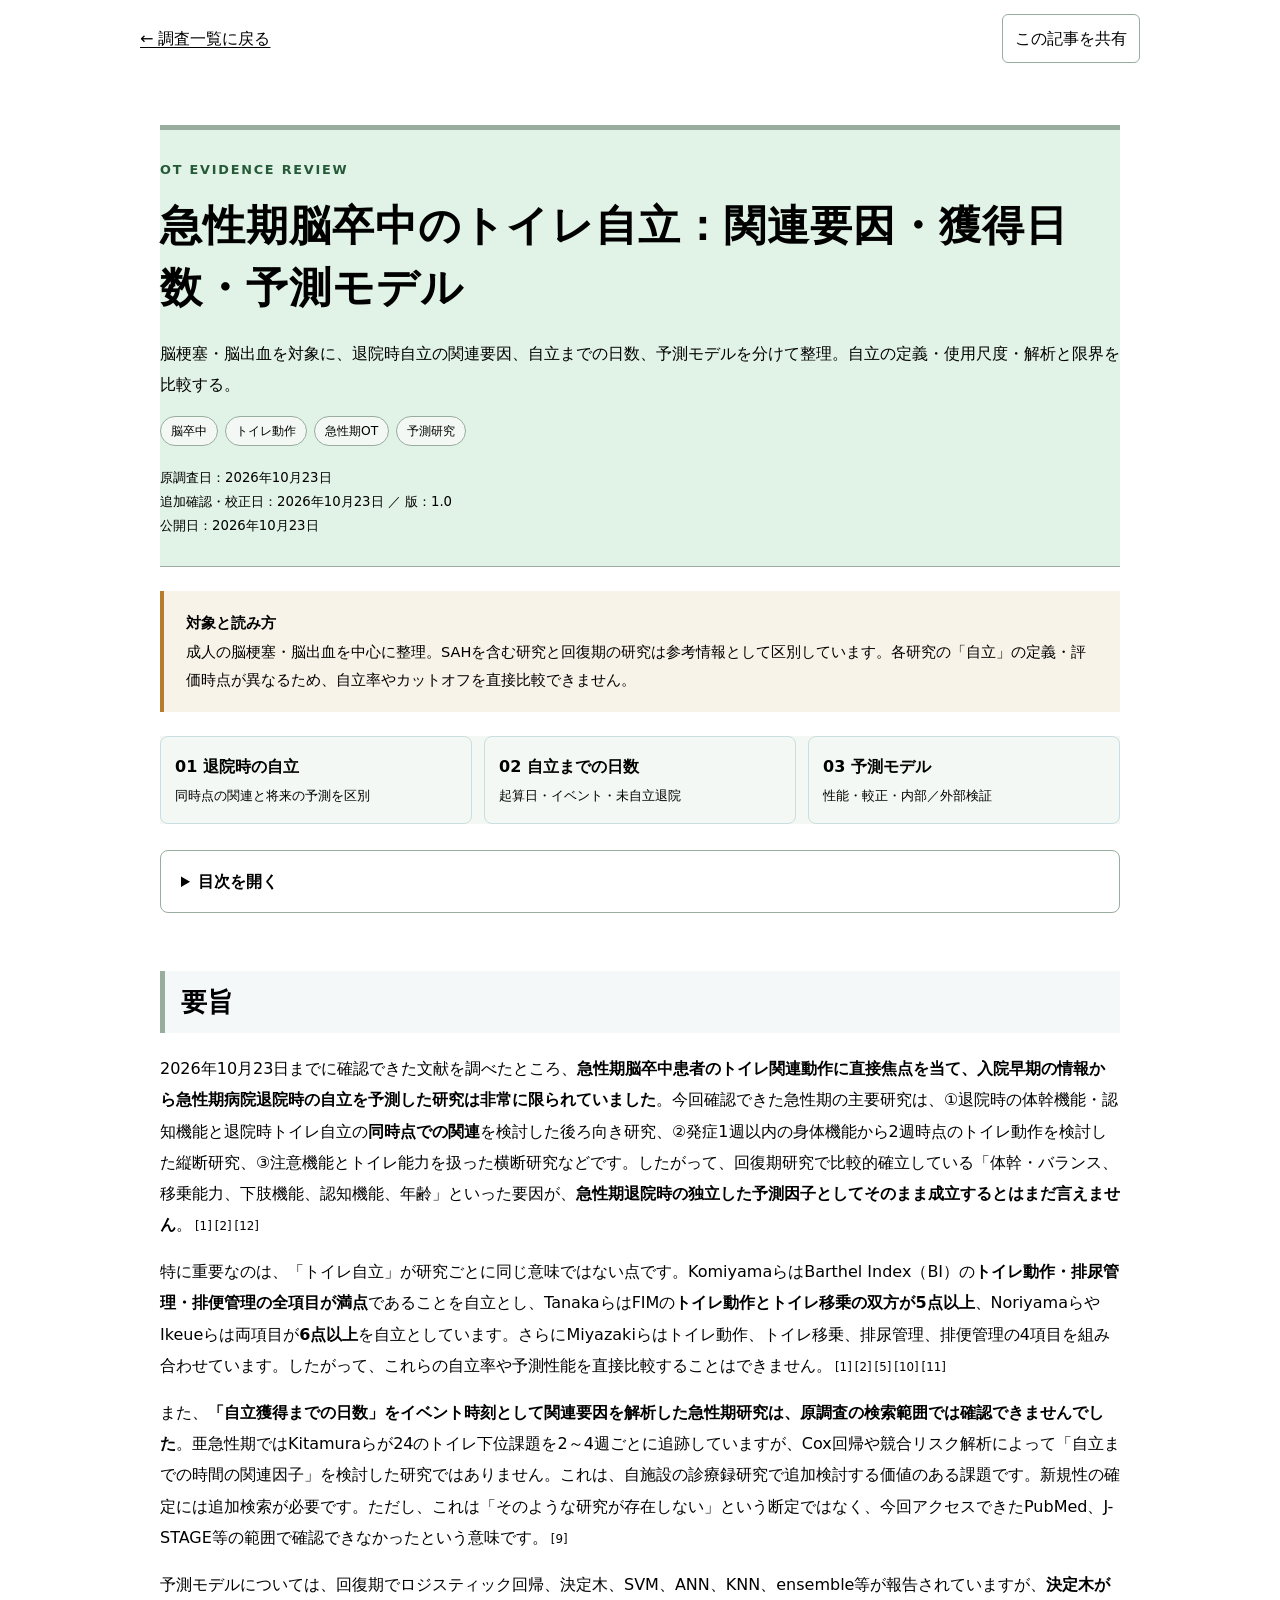
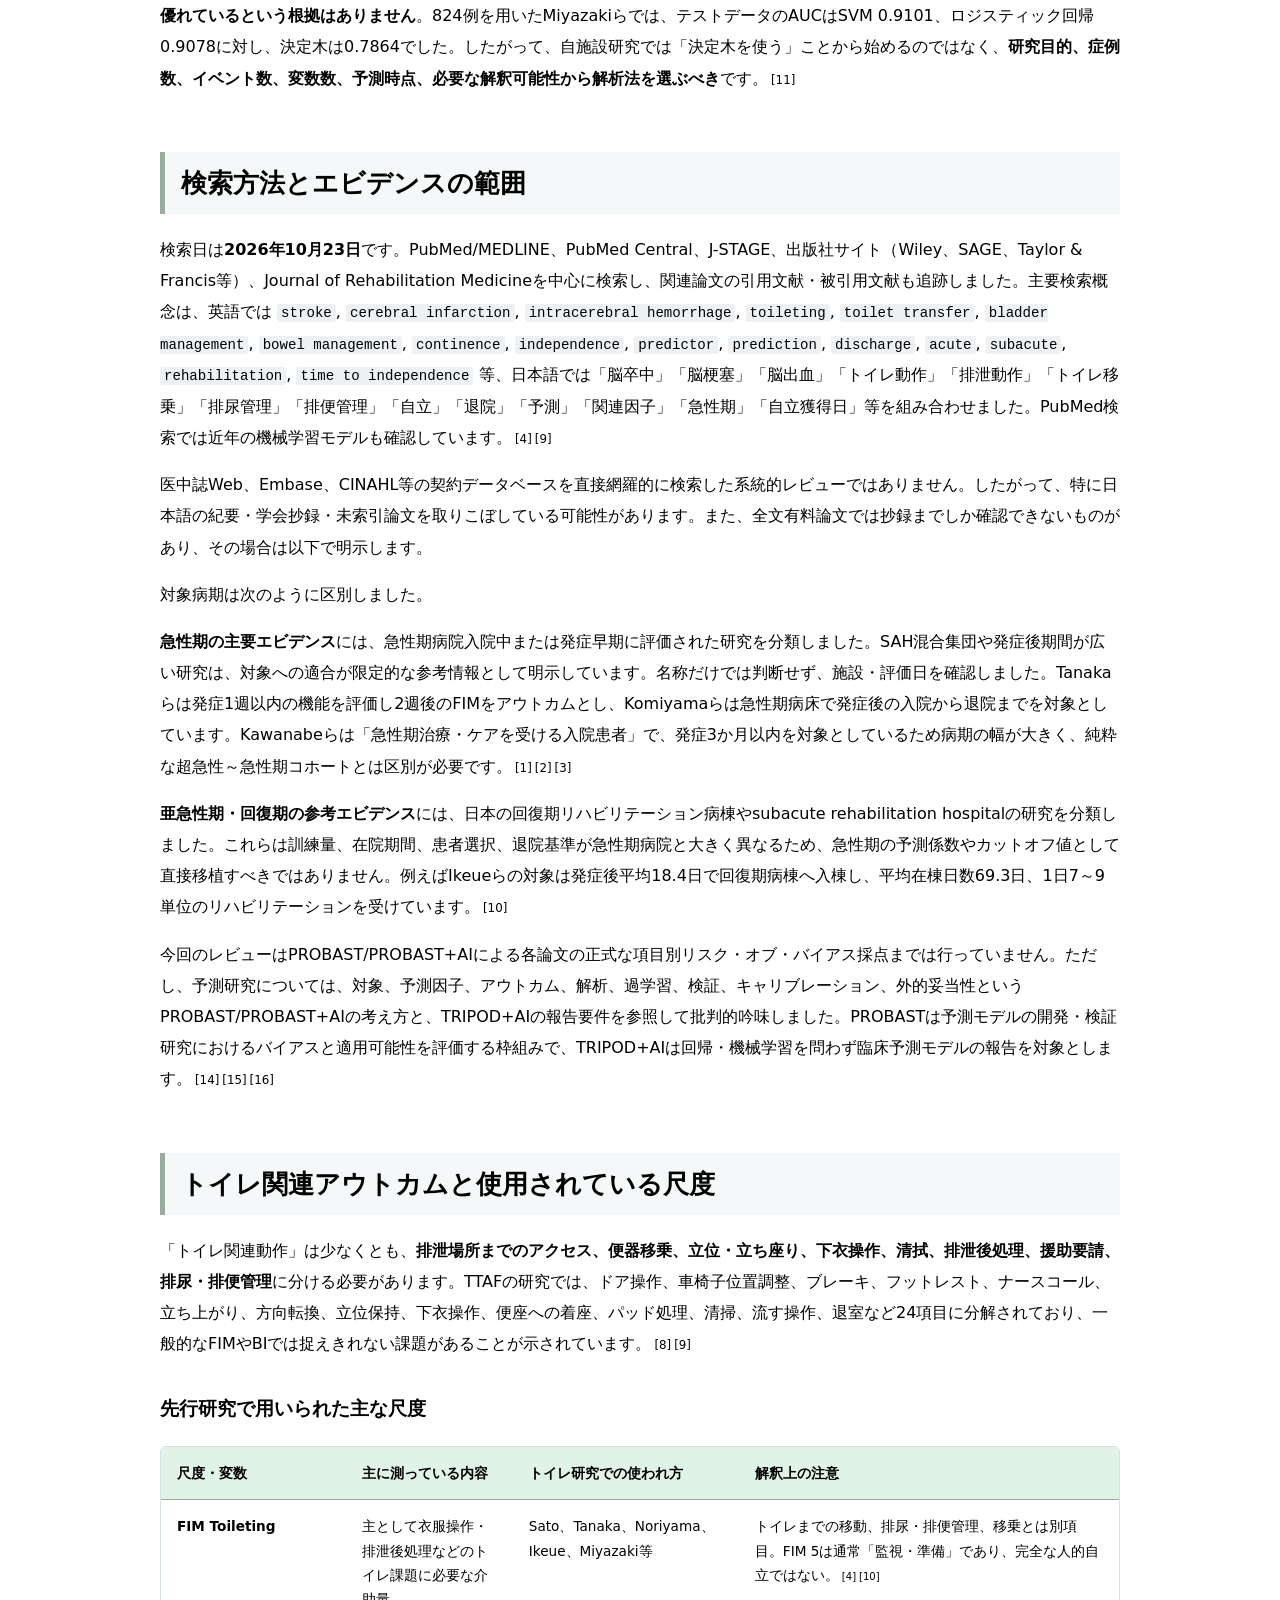
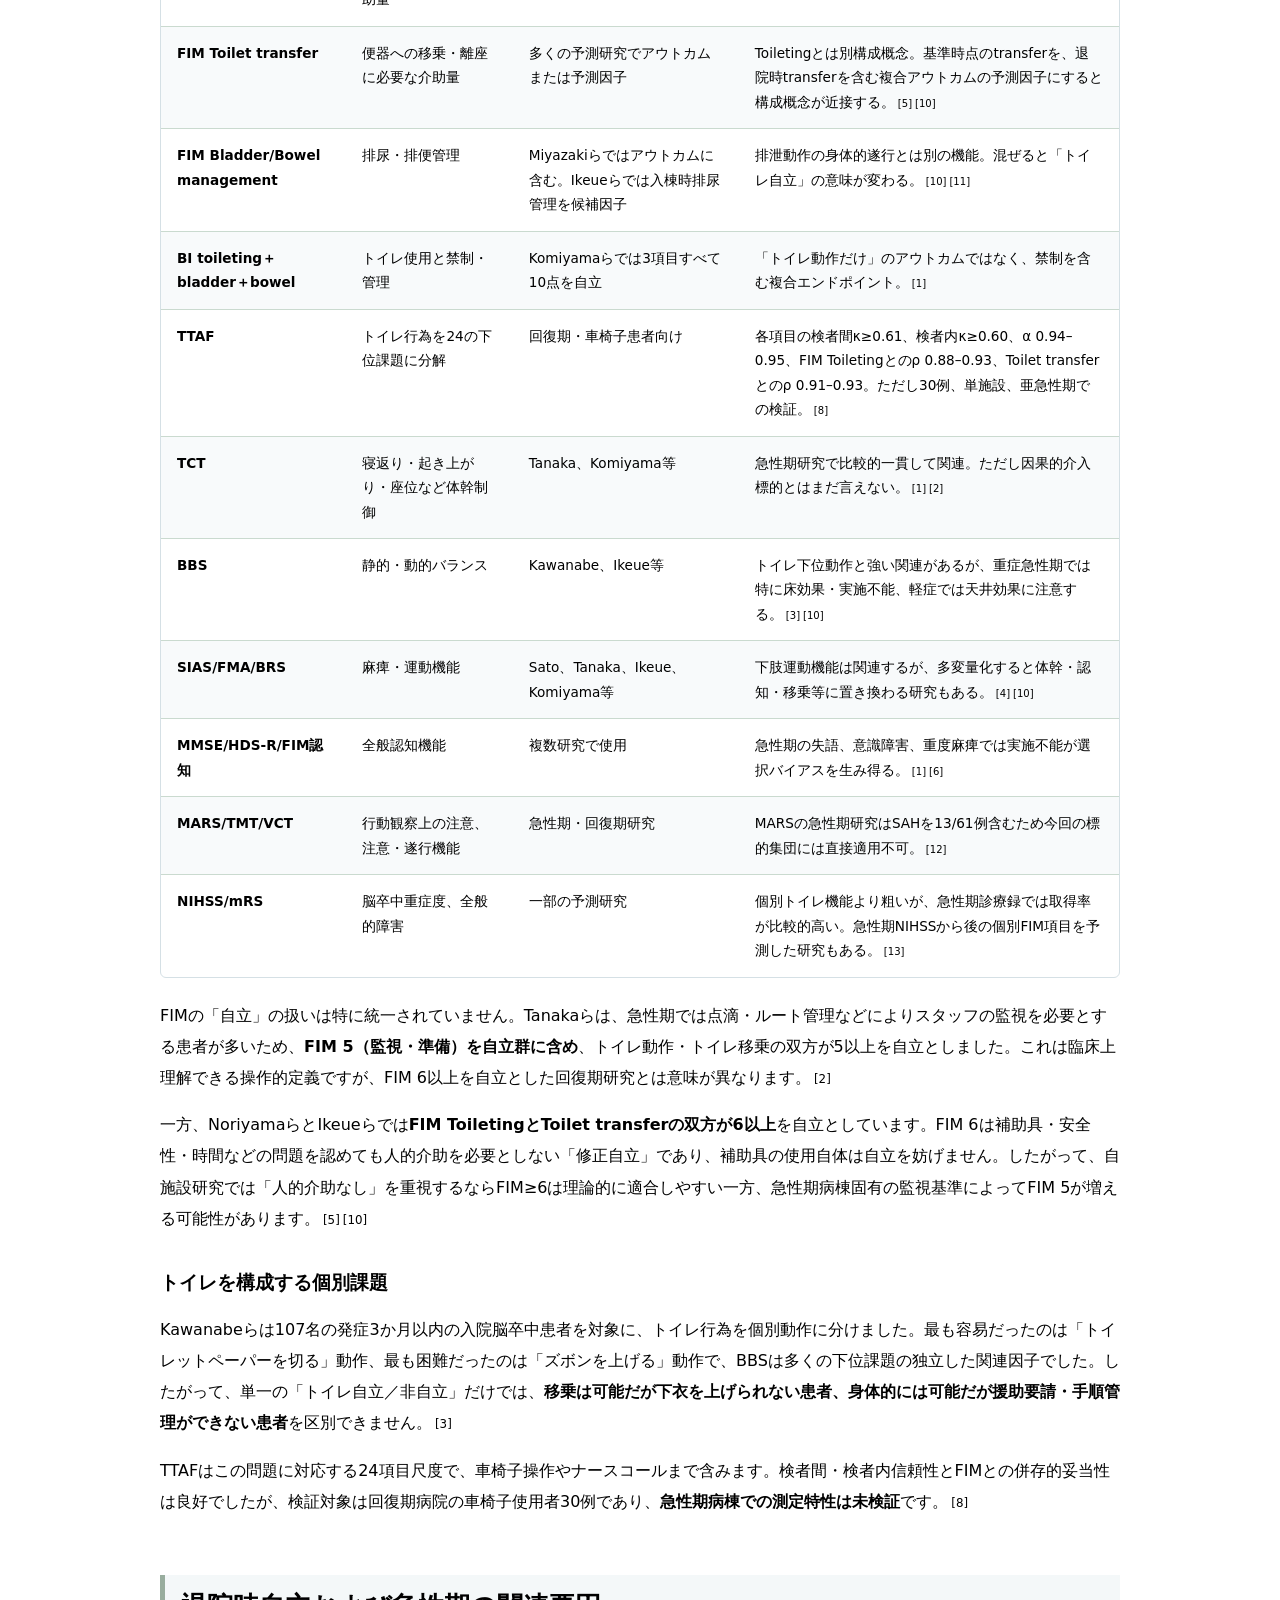
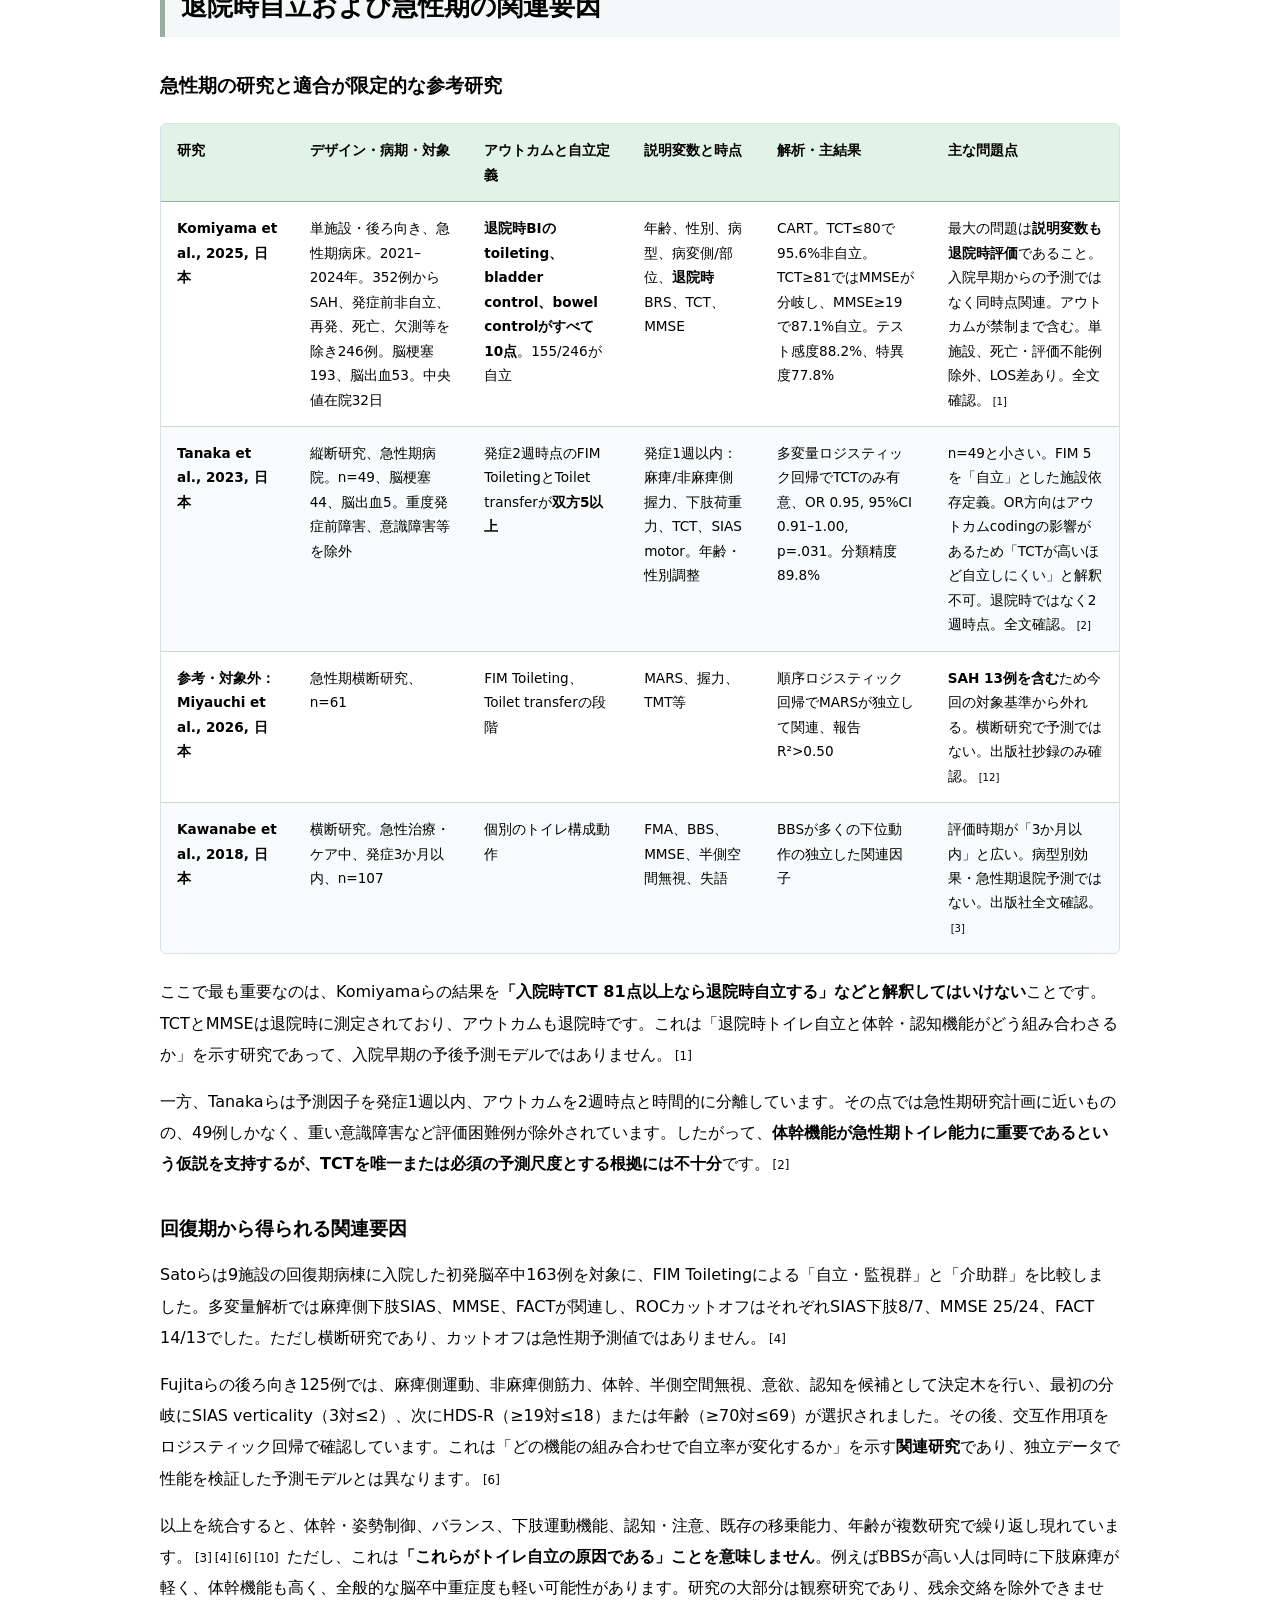
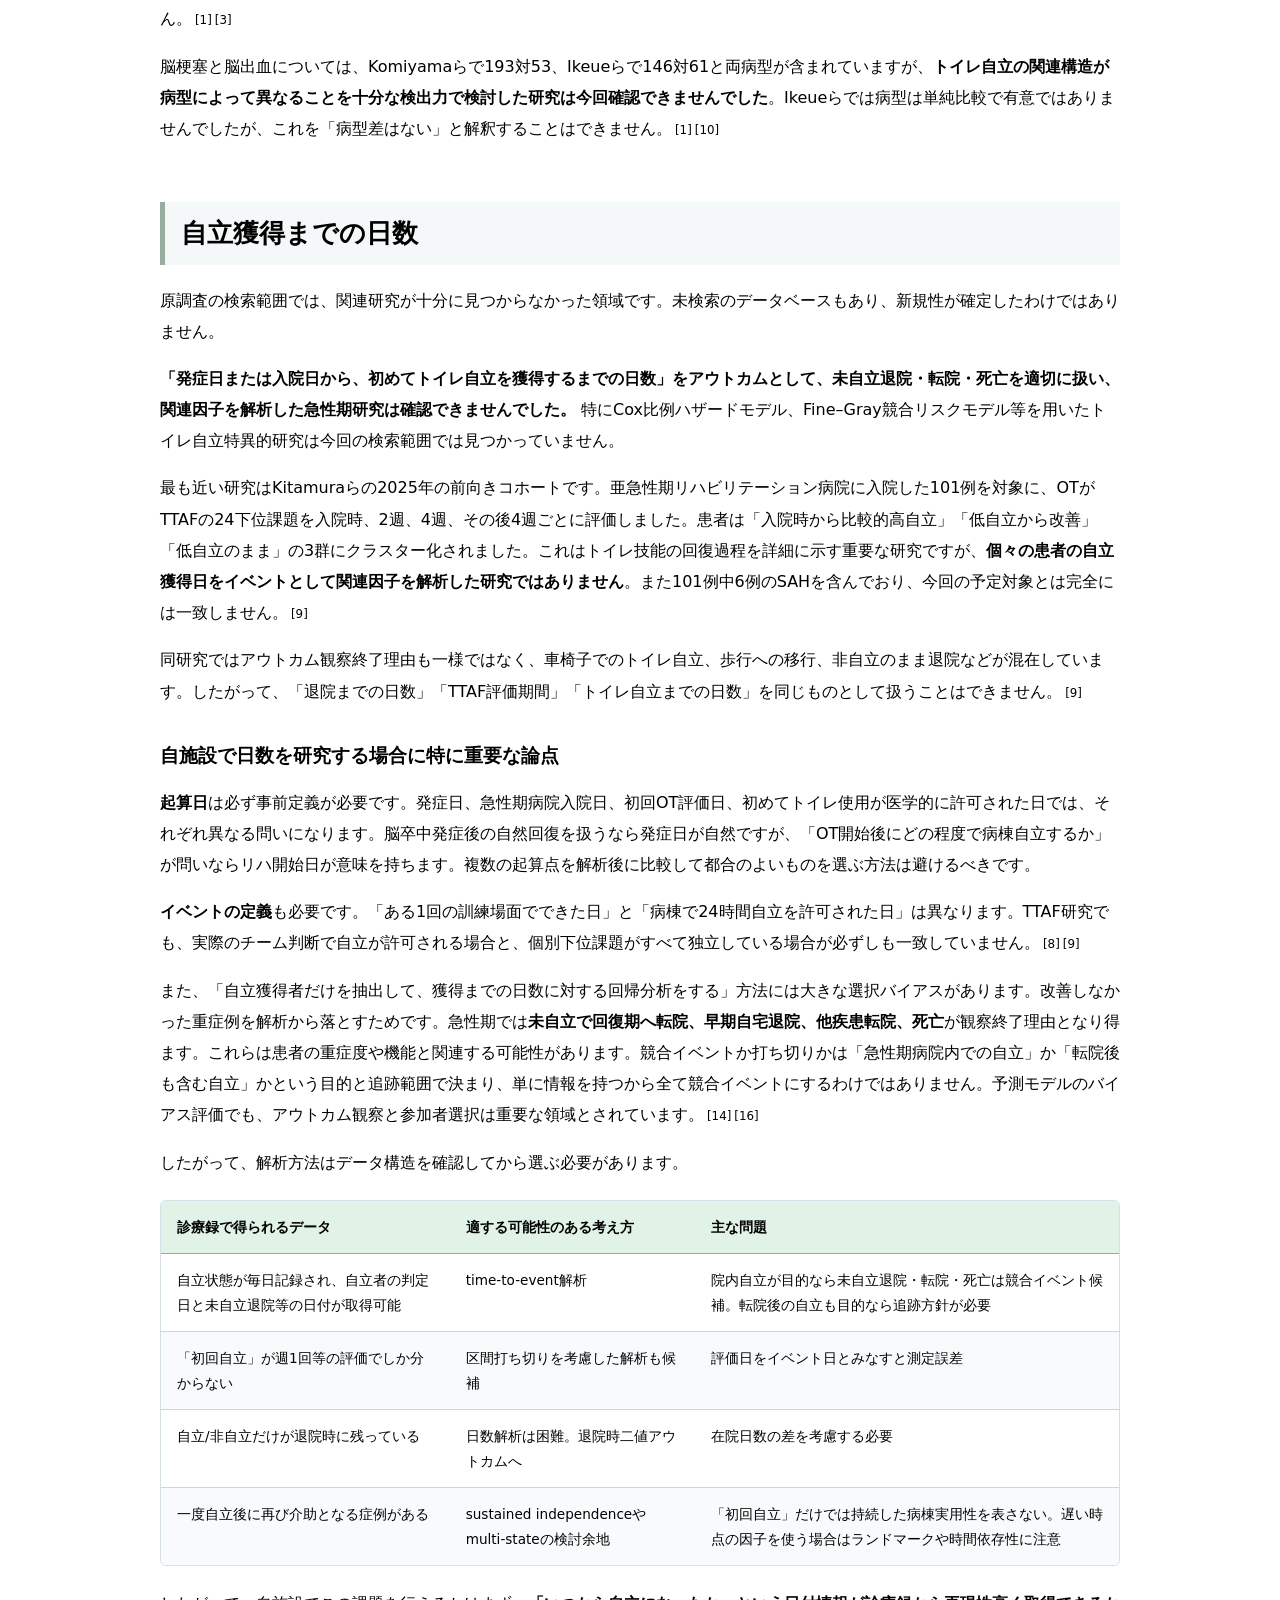
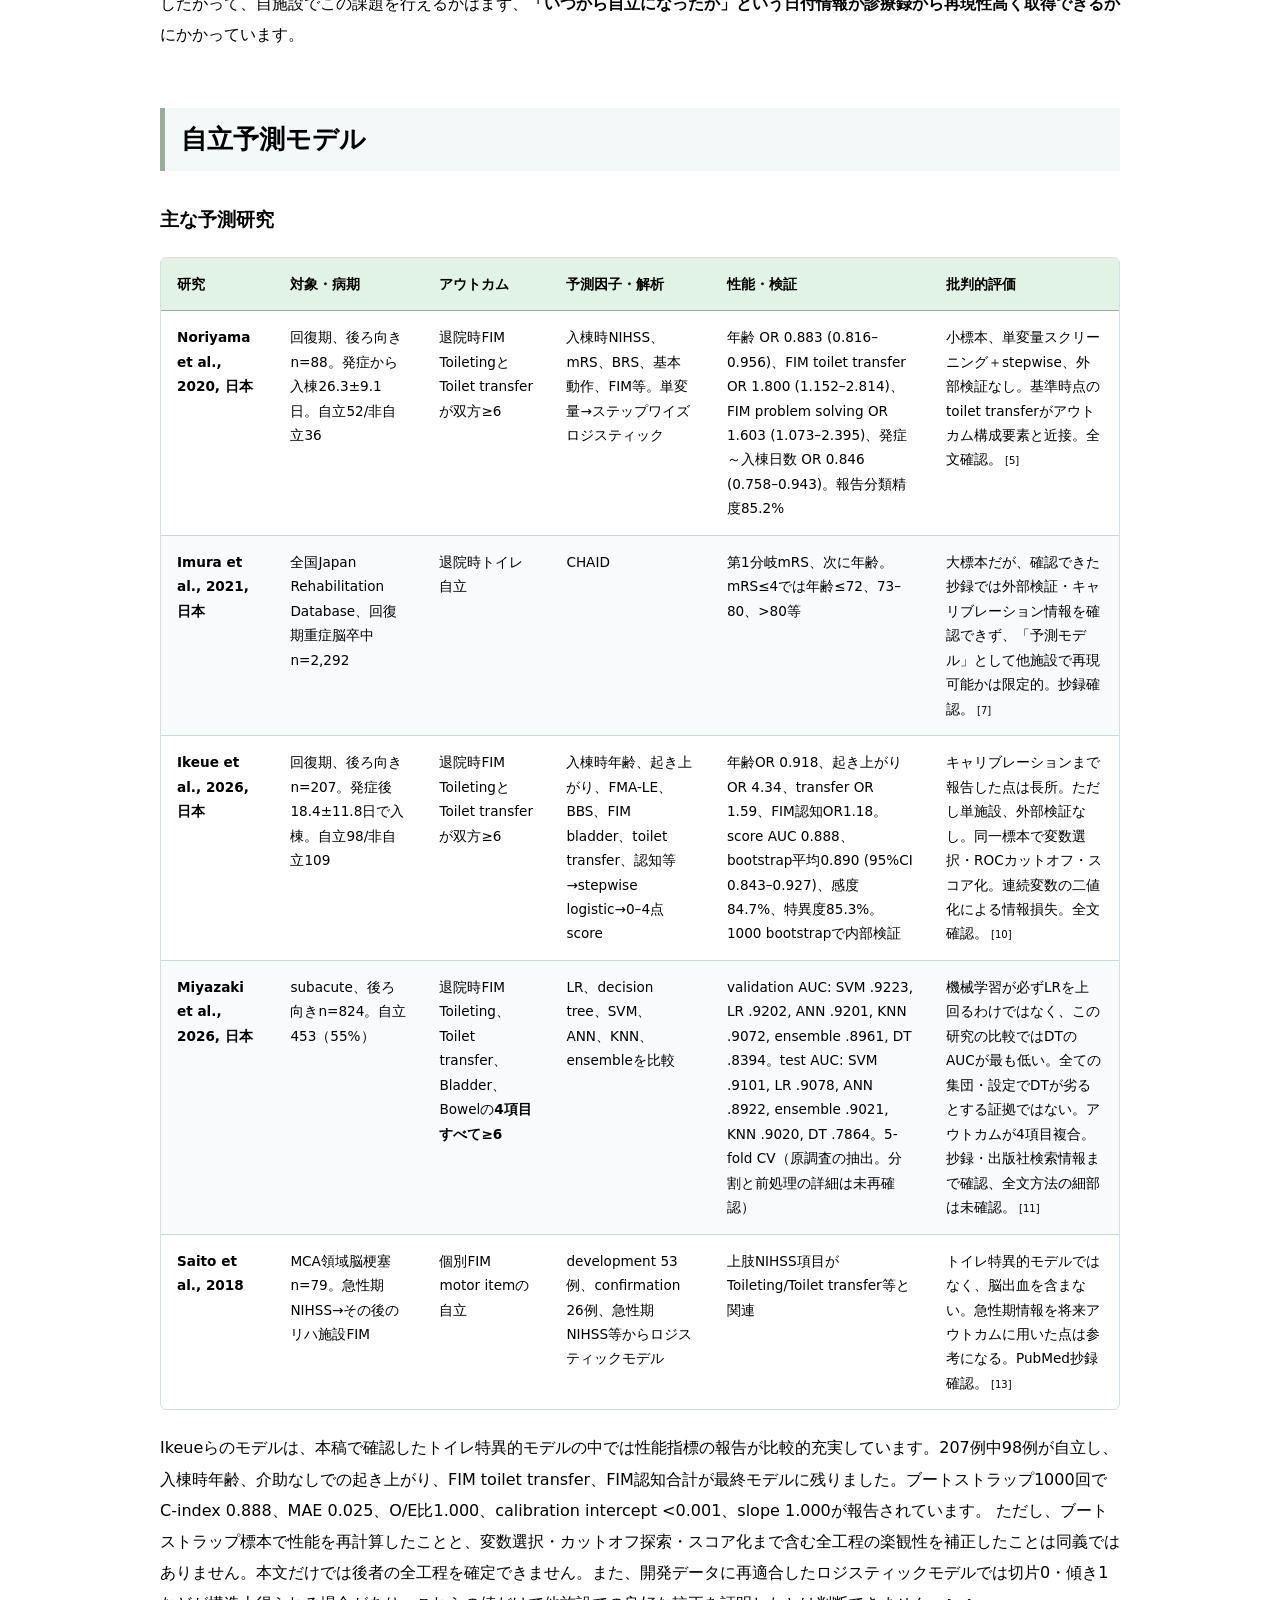
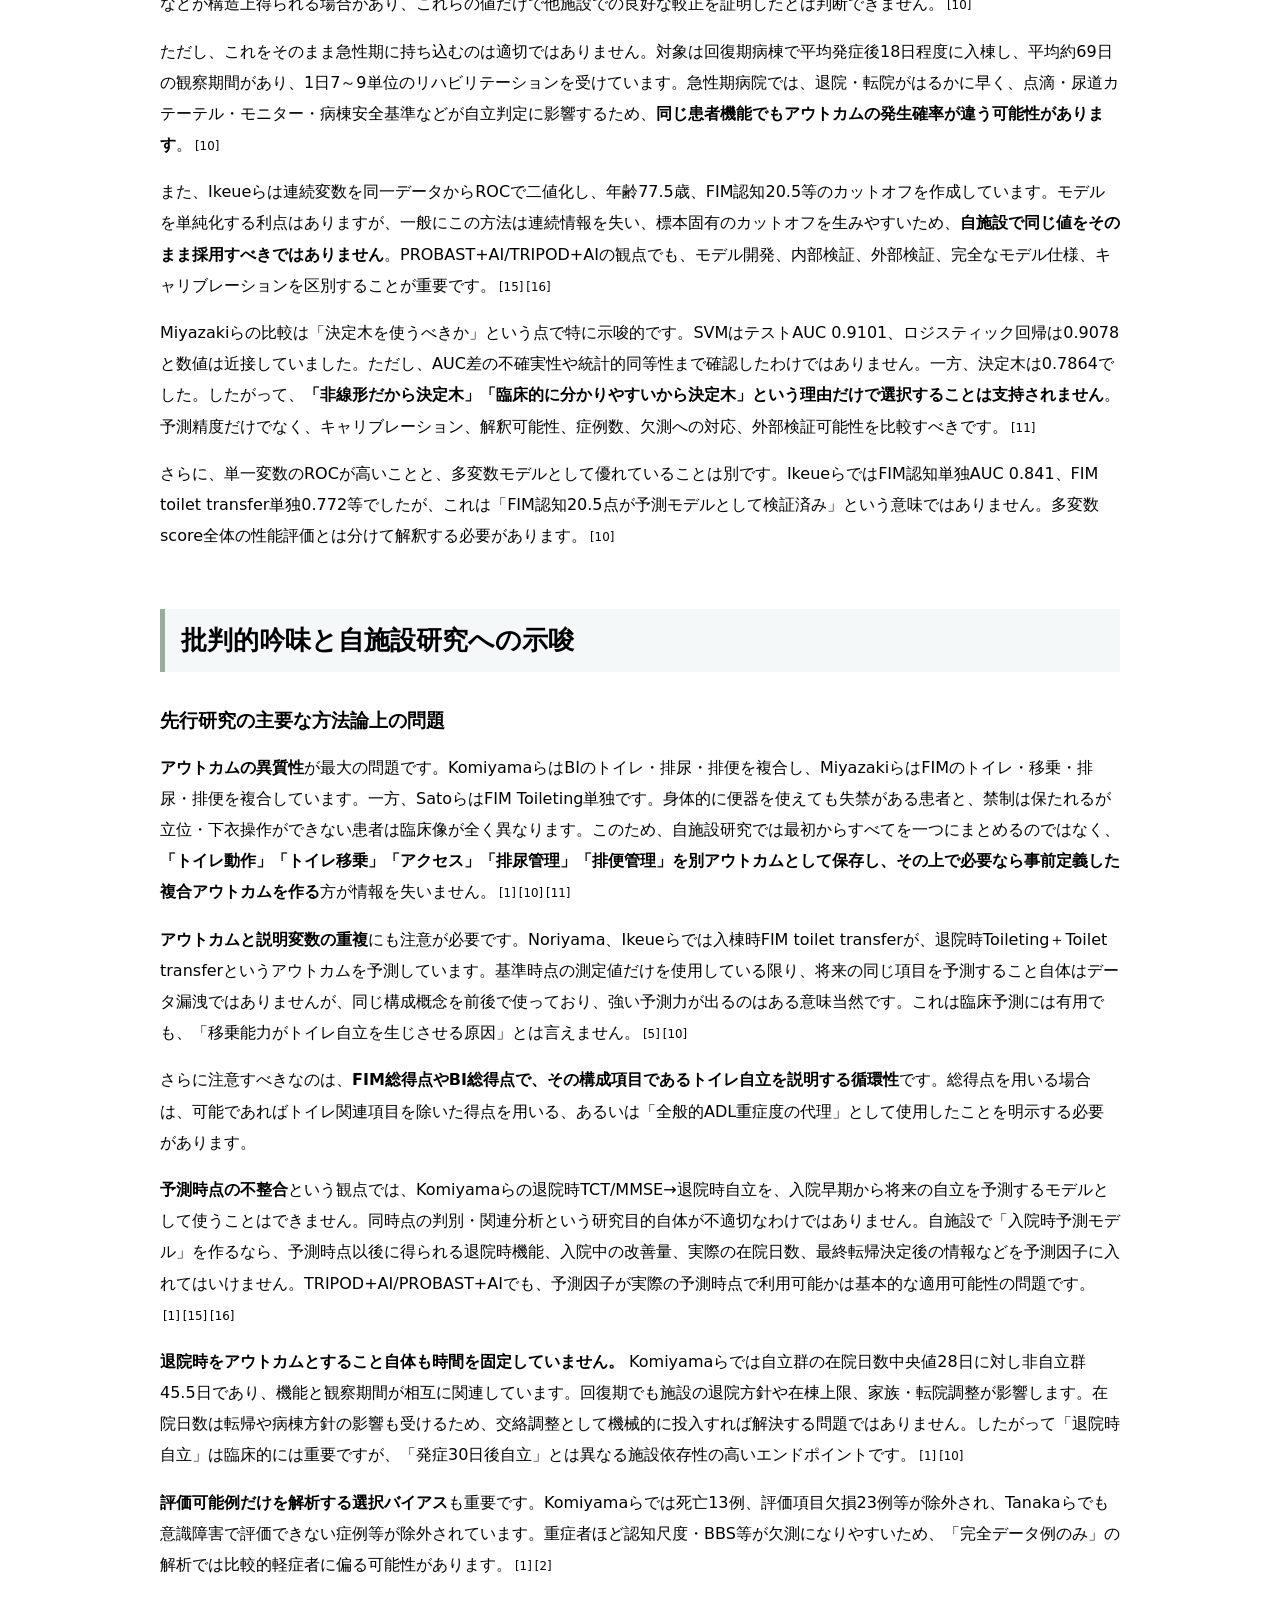
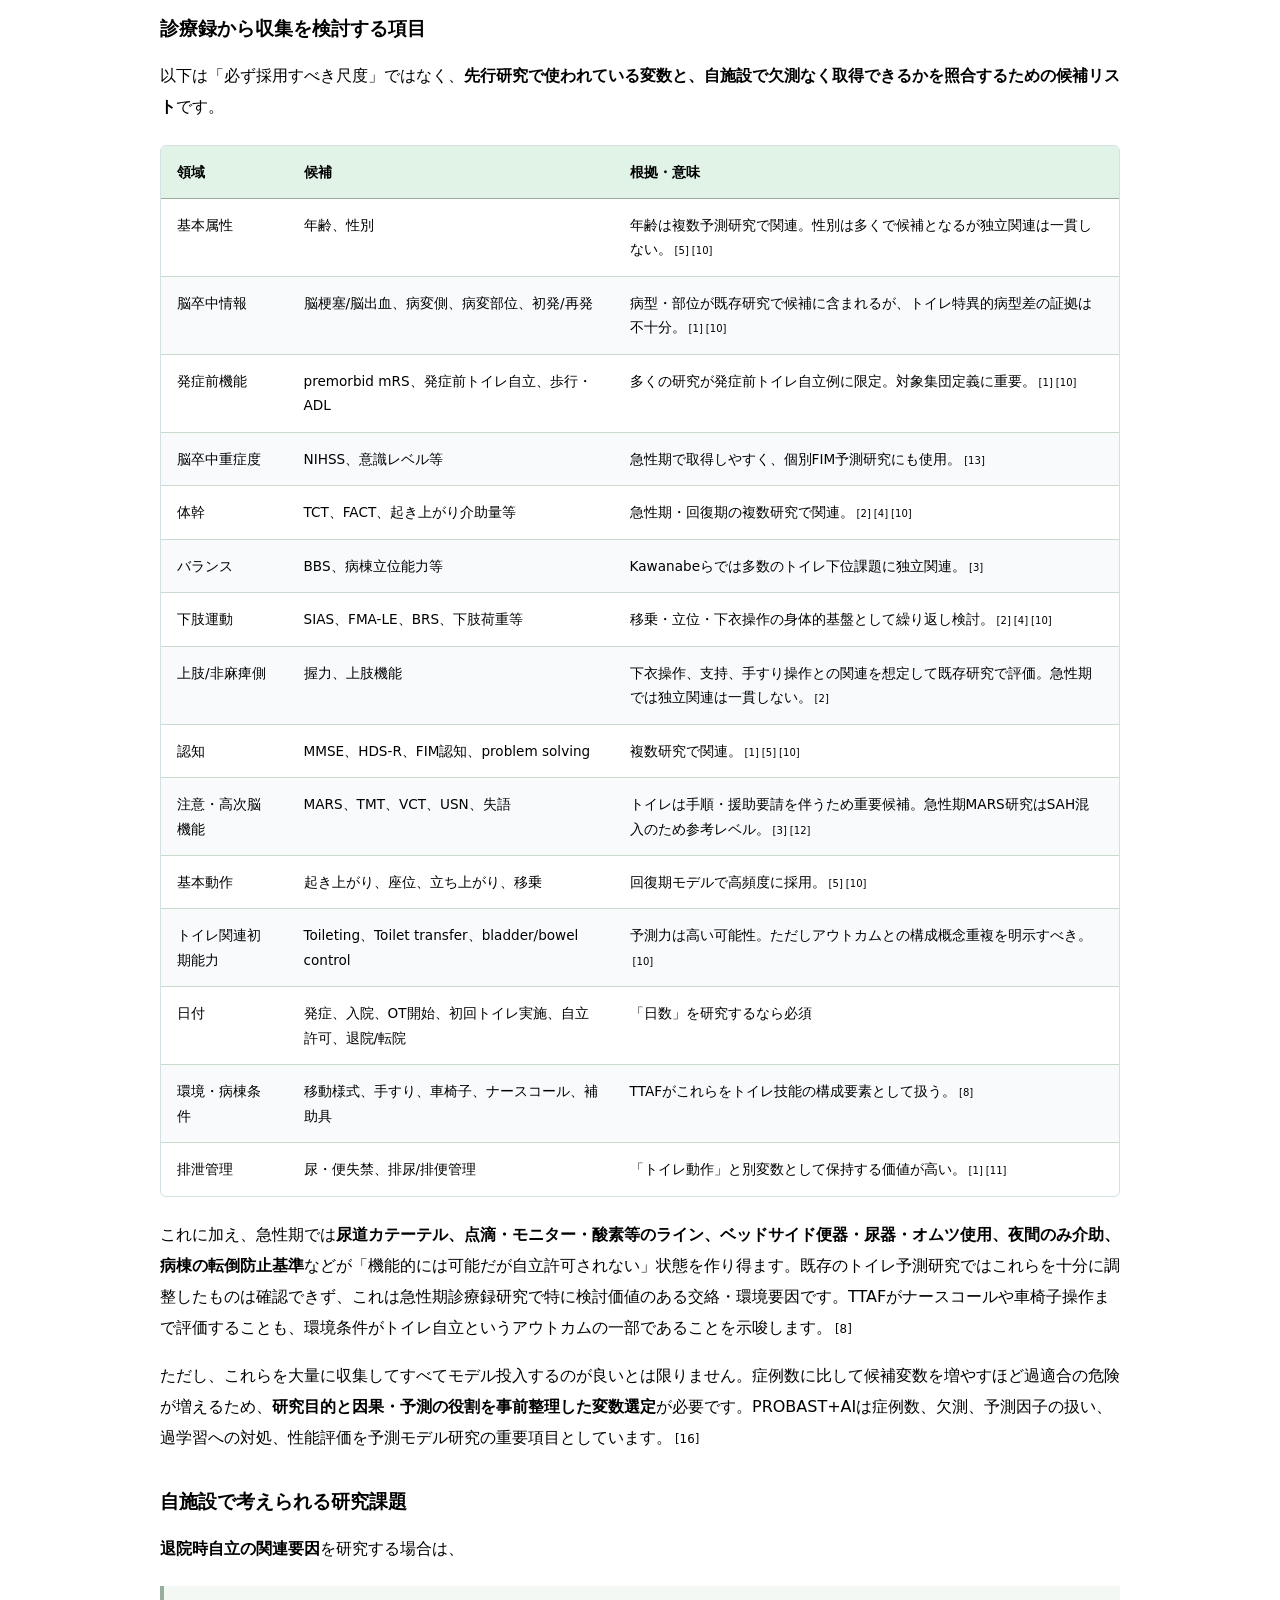
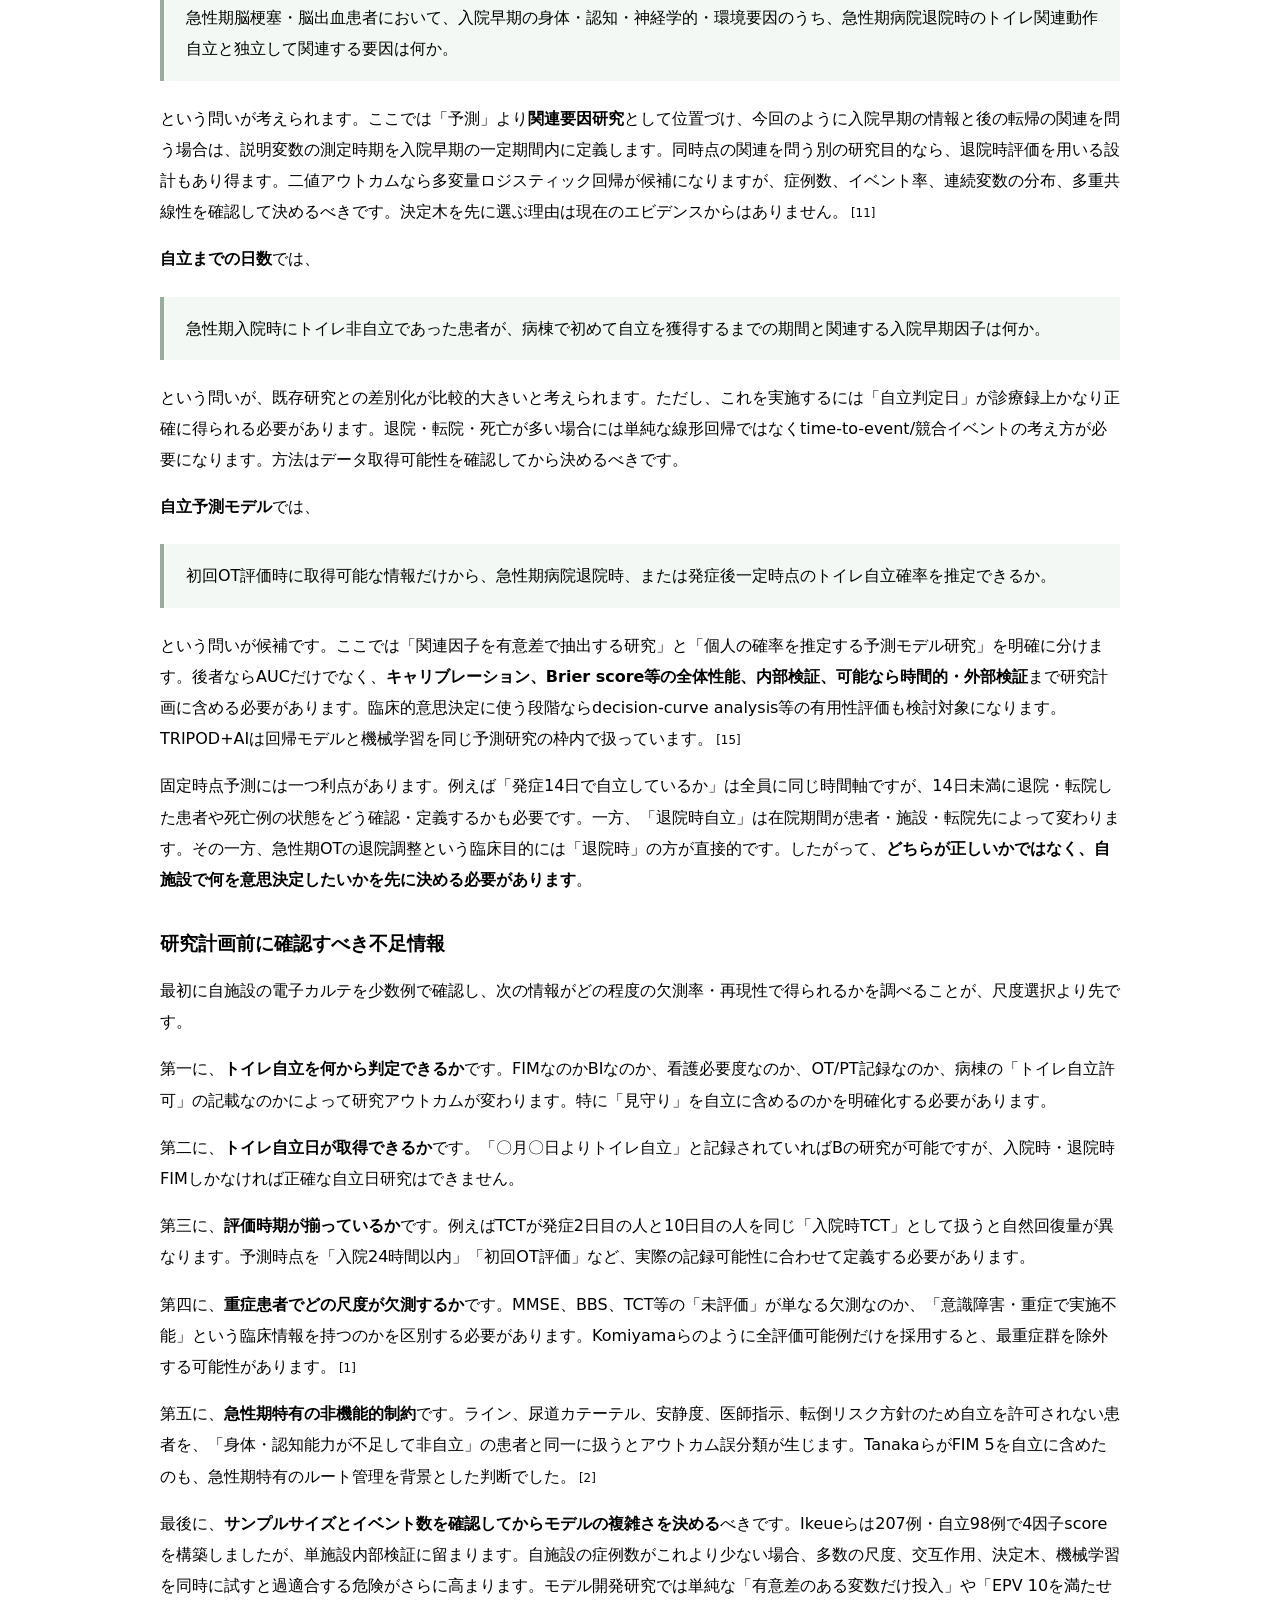
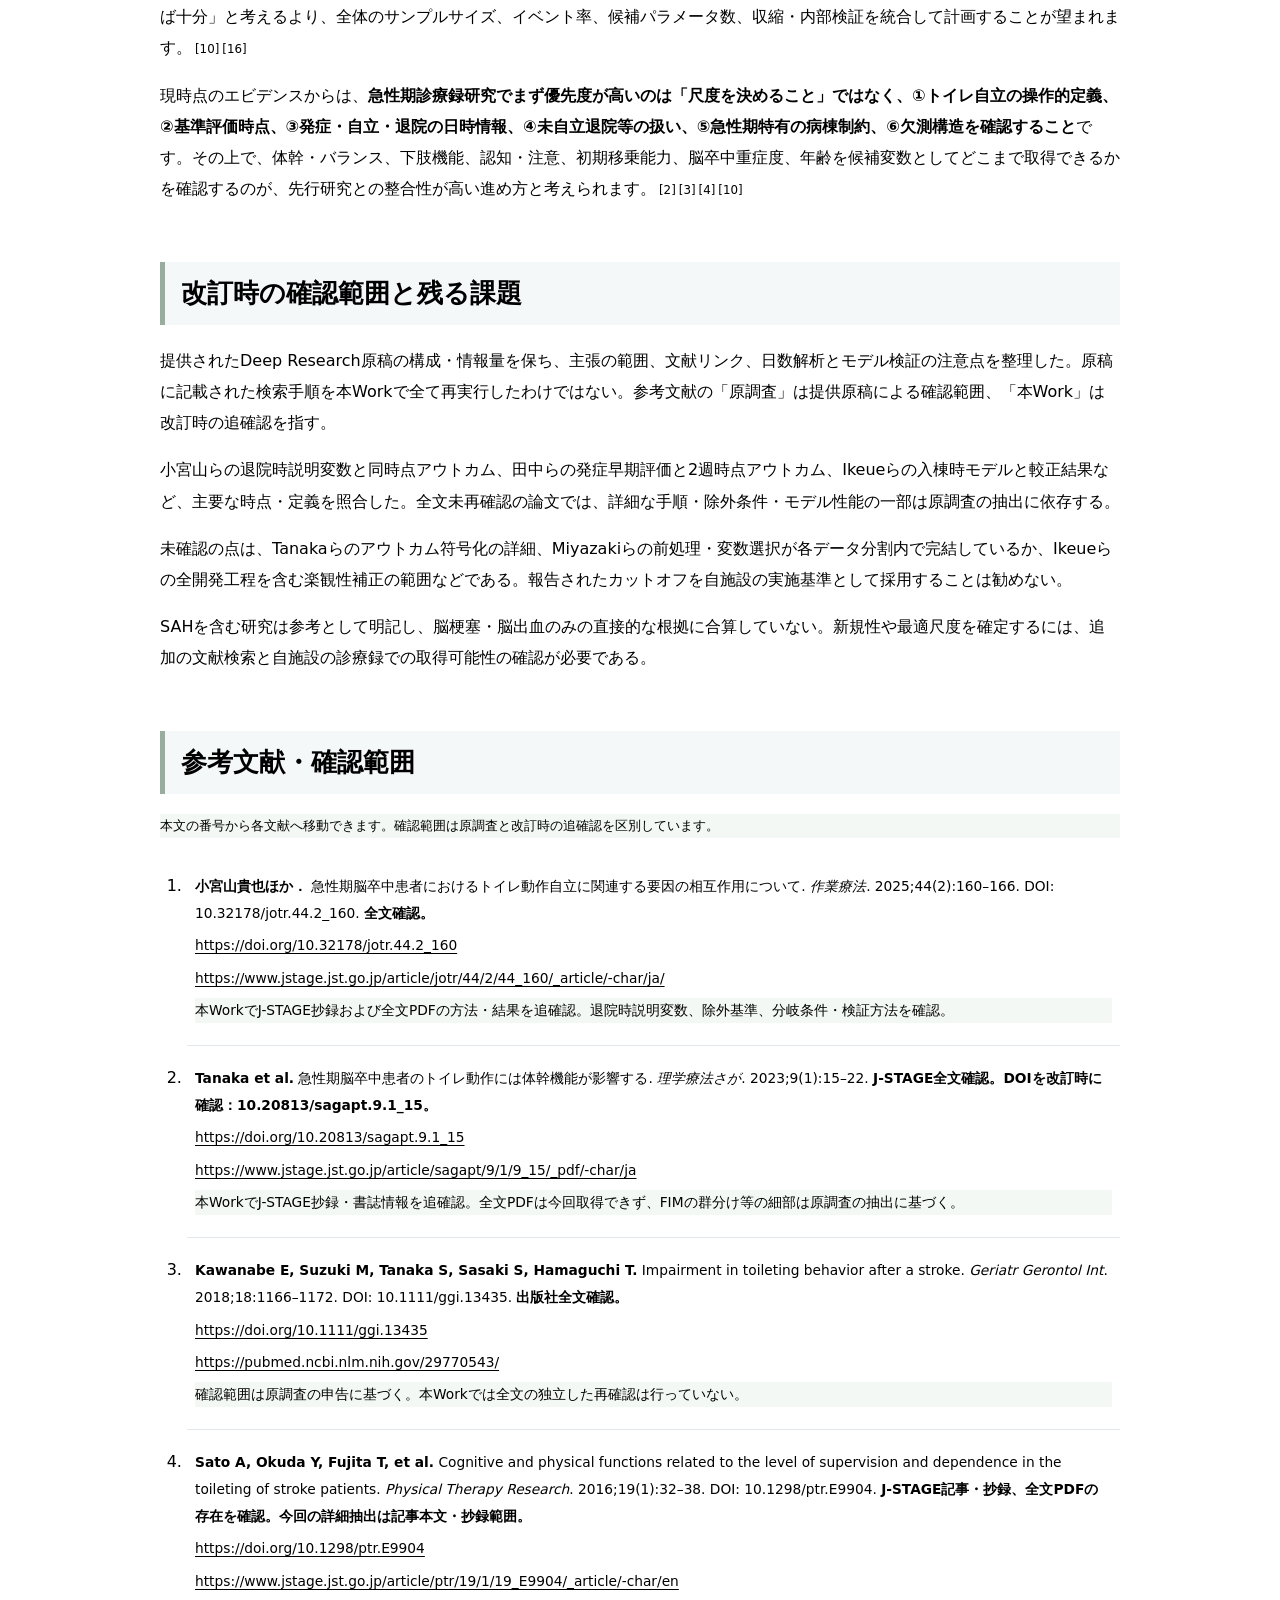
<file: research/stroke-toileting/index.html>
<!doctype html><html lang="ja"><head><meta charset="utf-8"><meta name="viewport" content="width=device-width,initial-scale=1"><meta name="description" content="脳梗塞・脳出血を対象に、退院時自立の関連要因、自立までの日数、予測モデルを分けて整理。自立の定義・使用尺度・解析と限界を比較する。"><meta name="article:modified_time" content="2026-10-23"><title>急性期脳卒中のトイレ自立：関連要因・獲得日数・予測モデル</title><style>*{box-sizing:border-box}html{scroll-behavior:smooth;scroll-padding-top:24px}body{margin:0;background:#f5f7fa;color:#203041;font-family:system-ui,-apple-system,"Noto Sans JP","Yu Gothic",sans-serif;font-size:16px;line-height:1.95}main{max-width:1040px;margin:0 auto;padding:48px 40px 80px;background:white}header{border-top:5px solid #245c69;padding-top:28px;border-bottom:1px solid #d8e2e7;padding-bottom:28px}h1{font-size:clamp(1.8rem,4vw,2.65rem);line-height:1.45;letter-spacing:.025em;margin:12px 0 20px}h2{font-size:1.6rem;line-height:1.5;margin:58px 0 20px;padding:12px 0 12px 16px;border-left:5px solid #245c69;background:#f4f8f9}h3{font-size:1.17rem;margin:34px 0 12px;line-height:1.6}p{margin:16px 0}a{color:#17667b;text-underline-offset:3px;overflow-wrap:anywhere}a:hover{color:#963d13}a:focus-visible,summary:focus-visible,.table-wrap:focus-visible{outline:3px solid #da8b41;outline-offset:3px}strong{font-weight:700;color:#142e40}.eyebrow{font-size:.8rem;letter-spacing:.14em;color:#245c69;font-weight:700}.lead{color:#4d6373}.meta{font-size:.83rem;line-height:1.8;color:#536575;margin-top:20px}.tags{display:flex;gap:7px;flex-wrap:wrap;margin:15px 0}.tags span{font-size:.77rem;border:1px solid #ccdde1;padding:2px 10px;border-radius:999px;color:#245c69}.notice{padding:18px 22px;background:#f8f3e9;border-left:4px solid #b77d2e;font-size:.91rem;margin:24px 0}.note{font-size:.83rem;color:#596b77;line-height:1.8}details{border:1px solid #d6e1e5;border-radius:8px;padding:15px 20px;margin:26px 0}summary{cursor:pointer;font-weight:700;color:#245c69}nav ol{margin:14px 0 0;padding-left:24px}nav li{padding:4px 0;font-size:.92rem}.table-wrap{overflow:auto;max-width:100%;margin:22px 0;border:1px solid #d5e0e5;border-radius:6px}table{border-collapse:collapse;width:100%;min-width:700px;font-size:.85rem;line-height:1.8}th,td{padding:14px 16px;vertical-align:top;text-align:left;border-bottom:1px solid #dbe4e9}th{background:#eaf2f4;color:#234b58}tr:last-child td{border-bottom:0}tbody tr:nth-child(even){background:#f8fafb}.citations{font-size:.74em;white-space:nowrap;margin-left:3px}.citations a{text-decoration:none;margin-right:3px}.references{padding-left:27px}.references li{padding:10px 8px 16px;border-bottom:1px solid #e1e7eb;scroll-margin-top:24px}.references li:target{background:#fff5da}.references p{margin:6px 0;font-size:.86rem}.end{margin-top:36px;padding-top:20px;border-top:1px solid #d6e1e5}button{font:inherit} @media(max-width:600px){main{padding:25px 19px 55px}h2{font-size:1.3rem;margin-top:42px}body{font-size:15px}header{padding-top:18px}th,td{padding:12px}.notice{padding:14px 16px}}@media print{body{background:white;font-size:10pt}main{max-width:none;padding:0}details{display:none}.table-wrap{overflow:visible;border-radius:0}table{min-width:0;font-size:8pt}h2,h3{break-after:avoid}tr,li{break-inside:avoid}a{color:inherit}.tags{display:none}}blockquote{margin:22px 0;padding:16px 22px;background:#edf5f4;border-left:4px solid #3c7781}code{font-size:.88em;background:#edf1f4;padding:1px 4px;border-radius:3px}table{min-width:760px}.reading-guide{display:grid;grid-template-columns:repeat(3,1fr);gap:12px;margin:24px 0}.reading-guide a{display:block;padding:14px;border:1px solid #cbdde0;border-radius:8px;text-decoration:none;font-weight:700}.reading-guide small{display:block;font-weight:400;color:#5b6d78}@media(max-width:600px){.reading-guide{grid-template-columns:1fr;gap:8px}.reading-guide a{padding:10px 14px}}</style><link rel="manifest" href="../../manifest.webmanifest"><link rel="apple-touch-icon" href="../../apple-touch-icon-324a637651.png"><style>.article-toolbar{max-width:1040px;margin:auto;display:flex;justify-content:space-between;align-items:center;gap:12px;flex-wrap:wrap;padding:14px 20px;background:#fff}.article-toolbar a,.article-toolbar button{min-height:44px;display:inline-flex;align-items:center}.article-toolbar button{font:inherit;color:#245c69;background:white;border:1px solid #b8ced4;border-radius:6px;padding:8px 12px;cursor:pointer}dialog{max-width:480px;width:calc(100% - 32px);background:#fff;color:#203041;border:1px solid #769482;border-radius:15px;padding:22px}dialog::backdrop{background:#0006}dialog input{min-height:48px;width:100%;font:inherit}dialog .row{display:flex;flex-wrap:wrap;gap:10px;margin-top:14px}dialog button{min-height:48px;font:inherit}@media print{.article-toolbar,dialog{display:none}}</style><link rel="stylesheet" data-ot-green-theme="20261104" href="../../ot-green-theme-20261104.css"></head><body><div class="article-toolbar"><a href="../">← 調査一覧に戻る</a><button data-share-url="" data-share-title="急性期脳卒中のトイレ自立：関連要因・獲得日数・予測モデル">この記事を共有</button></div><main id="top"><header><div class="eyebrow">OT EVIDENCE REVIEW</div><h1>急性期脳卒中のトイレ自立：関連要因・獲得日数・予測モデル</h1><p class="lead">脳梗塞・脳出血を対象に、退院時自立の関連要因、自立までの日数、予測モデルを分けて整理。自立の定義・使用尺度・解析と限界を比較する。</p><div class="tags"><span>脳卒中</span><span>トイレ動作</span><span>急性期OT</span><span>予測研究</span></div><div class="meta">原調査日：2026年10月23日<br>追加確認・校正日：2026年10月23日 ／ 版：1.0<br>公開日：2026年10月23日</div></header><aside class="notice"><strong>対象と読み方</strong><br>成人の脳梗塞・脳出血を中心に整理。SAHを含む研究と回復期の研究は参考情報として区別しています。各研究の「自立」の定義・評価時点が異なるため、自立率やカットオフを直接比較できません。</aside><div class="reading-guide"><a href="#section-6">01 退院時の自立<small>同時点の関連と将来の予測を区別</small></a><a href="#section-9">02 自立までの日数<small>起算日・イベント・未自立退院</small></a><a href="#section-11">03 予測モデル<small>性能・較正・内部／外部検証</small></a></div><details><summary>目次を開く</summary><nav aria-label="記事の目次"><ol><li><a href="#section-1">要旨</a></li><li><a href="#section-2">検索方法とエビデンスの範囲</a></li><li><a href="#section-3">トイレ関連アウトカムと使用されている尺度</a></li><li><a href="#section-6">退院時自立および急性期の関連要因</a></li><li><a href="#section-9">自立獲得までの日数</a></li><li><a href="#section-11">自立予測モデル</a></li><li><a href="#section-13">批判的吟味と自施設研究への示唆</a></li><li><a href="#section-18">改訂時の確認範囲と残る課題</a></li><li><a href="#references">参考文献・確認範囲</a></li></ol></nav></details><article><h2 id="section-1">要旨</h2><p>2026年10月23日までに確認できた文献を調べたところ、<strong>急性期脳卒中患者のトイレ関連動作に直接焦点を当て、入院早期の情報から急性期病院退院時の自立を予測した研究は非常に限られていました</strong>。今回確認できた急性期の主要研究は、①退院時の体幹機能・認知機能と退院時トイレ自立の<strong>同時点での関連</strong>を検討した後ろ向き研究、②発症1週以内の身体機能から2週時点のトイレ動作を検討した縦断研究、③注意機能とトイレ能力を扱った横断研究などです。したがって、回復期研究で比較的確立している「体幹・バランス、移乗能力、下肢機能、認知機能、年齢」といった要因が、<strong>急性期退院時の独立した予測因子としてそのまま成立するとはまだ言えません</strong>。<span class="citations"><a href="#ref-1" aria-label="参考文献1">[1]</a><a href="#ref-2" aria-label="参考文献2">[2]</a><a href="#ref-12" aria-label="参考文献12">[12]</a></span></p><p>特に重要なのは、「トイレ自立」が研究ごとに同じ意味ではない点です。KomiyamaらはBarthel Index（BI）の<strong>トイレ動作・排尿管理・排便管理の全項目が満点</strong>であることを自立とし、TanakaらはFIMの<strong>トイレ動作とトイレ移乗の双方が5点以上</strong>、NoriyamaらやIkeueらは両項目が<strong>6点以上</strong>を自立としています。さらにMiyazakiらはトイレ動作、トイレ移乗、排尿管理、排便管理の4項目を組み合わせています。したがって、これらの自立率や予測性能を直接比較することはできません。<span class="citations"><a href="#ref-1" aria-label="参考文献1">[1]</a><a href="#ref-2" aria-label="参考文献2">[2]</a><a href="#ref-5" aria-label="参考文献5">[5]</a><a href="#ref-10" aria-label="参考文献10">[10]</a><a href="#ref-11" aria-label="参考文献11">[11]</a></span></p><p>また、<strong>「自立獲得までの日数」をイベント時刻として関連要因を解析した急性期研究は、原調査の検索範囲では確認できませんでした</strong>。亜急性期ではKitamuraらが24のトイレ下位課題を2～4週ごとに追跡していますが、Cox回帰や競合リスク解析によって「自立までの時間の関連因子」を検討した研究ではありません。これは、自施設の診療録研究で追加検討する価値のある課題です。新規性の確定には追加検索が必要です。ただし、これは「そのような研究が存在しない」という断定ではなく、今回アクセスできたPubMed、J-STAGE等の範囲で確認できなかったという意味です。<span class="citations"><a href="#ref-9" aria-label="参考文献9">[9]</a></span></p><p>予測モデルについては、回復期でロジスティック回帰、決定木、SVM、ANN、KNN、ensemble等が報告されていますが、<strong>決定木が優れているという根拠はありません</strong>。824例を用いたMiyazakiらでは、テストデータのAUCはSVM 0.9101、ロジスティック回帰0.9078に対し、決定木は0.7864でした。したがって、自施設研究では「決定木を使う」ことから始めるのではなく、<strong>研究目的、症例数、イベント数、変数数、予測時点、必要な解釈可能性から解析法を選ぶべき</strong>です。<span class="citations"><a href="#ref-11" aria-label="参考文献11">[11]</a></span></p><h2 id="section-2">検索方法とエビデンスの範囲</h2><p>検索日は<strong>2026年10月23日</strong>です。PubMed/MEDLINE、PubMed Central、J-STAGE、出版社サイト（Wiley、SAGE、Taylor &amp; Francis等）、Journal of Rehabilitation Medicineを中心に検索し、関連論文の引用文献・被引用文献も追跡しました。主要検索概念は、英語では <code>stroke</code>, <code>cerebral infarction</code>, <code>intracerebral hemorrhage</code>, <code>toileting</code>, <code>toilet transfer</code>, <code>bladder management</code>, <code>bowel management</code>, <code>continence</code>, <code>independence</code>, <code>predictor</code>, <code>prediction</code>, <code>discharge</code>, <code>acute</code>, <code>subacute</code>, <code>rehabilitation</code>, <code>time to independence</code> 等、日本語では「脳卒中」「脳梗塞」「脳出血」「トイレ動作」「排泄動作」「トイレ移乗」「排尿管理」「排便管理」「自立」「退院」「予測」「関連因子」「急性期」「自立獲得日」等を組み合わせました。PubMed検索では近年の機械学習モデルも確認しています。<span class="citations"><a href="#ref-4" aria-label="参考文献4">[4]</a><a href="#ref-9" aria-label="参考文献9">[9]</a></span></p><p>医中誌Web、Embase、CINAHL等の契約データベースを直接網羅的に検索した系統的レビューではありません。したがって、特に日本語の紀要・学会抄録・未索引論文を取りこぼしている可能性があります。また、全文有料論文では抄録までしか確認できないものがあり、その場合は以下で明示します。</p><p>対象病期は次のように区別しました。</p><p><strong>急性期の主要エビデンス</strong>には、急性期病院入院中または発症早期に評価された研究を分類しました。SAH混合集団や発症後期間が広い研究は、対象への適合が限定的な参考情報として明示しています。名称だけでは判断せず、施設・評価日を確認しました。Tanakaらは発症1週以内の機能を評価し2週後のFIMをアウトカムとし、Komiyamaらは急性期病床で発症後の入院から退院までを対象としています。Kawanabeらは「急性期治療・ケアを受ける入院患者」で、発症3か月以内を対象としているため病期の幅が大きく、純粋な超急性～急性期コホートとは区別が必要です。<span class="citations"><a href="#ref-1" aria-label="参考文献1">[1]</a><a href="#ref-2" aria-label="参考文献2">[2]</a><a href="#ref-3" aria-label="参考文献3">[3]</a></span></p><p><strong>亜急性期・回復期の参考エビデンス</strong>には、日本の回復期リハビリテーション病棟やsubacute rehabilitation hospitalの研究を分類しました。これらは訓練量、在院期間、患者選択、退院基準が急性期病院と大きく異なるため、急性期の予測係数やカットオフ値として直接移植すべきではありません。例えばIkeueらの対象は発症後平均18.4日で回復期病棟へ入棟し、平均在棟日数69.3日、1日7～9単位のリハビリテーションを受けています。<span class="citations"><a href="#ref-10" aria-label="参考文献10">[10]</a></span></p><p>今回のレビューはPROBAST/PROBAST+AIによる各論文の正式な項目別リスク・オブ・バイアス採点までは行っていません。ただし、予測研究については、対象、予測因子、アウトカム、解析、過学習、検証、キャリブレーション、外的妥当性というPROBAST/PROBAST+AIの考え方と、TRIPOD+AIの報告要件を参照して批判的吟味しました。PROBASTは予測モデルの開発・検証研究におけるバイアスと適用可能性を評価する枠組みで、TRIPOD+AIは回帰・機械学習を問わず臨床予測モデルの報告を対象とします。<span class="citations"><a href="#ref-14" aria-label="参考文献14">[14]</a><a href="#ref-15" aria-label="参考文献15">[15]</a><a href="#ref-16" aria-label="参考文献16">[16]</a></span></p><h2 id="section-3">トイレ関連アウトカムと使用されている尺度</h2><p>「トイレ関連動作」は少なくとも、<strong>排泄場所までのアクセス、便器移乗、立位・立ち座り、下衣操作、清拭、排泄後処理、援助要請、排尿・排便管理</strong>に分ける必要があります。TTAFの研究では、ドア操作、車椅子位置調整、ブレーキ、フットレスト、ナースコール、立ち上がり、方向転換、立位保持、下衣操作、便座への着座、パッド処理、清掃、流す操作、退室など24項目に分解されており、一般的なFIMやBIでは捉えきれない課題があることが示されています。<span class="citations"><a href="#ref-8" aria-label="参考文献8">[8]</a><a href="#ref-9" aria-label="参考文献9">[9]</a></span></p><h3 id="section-4">先行研究で用いられた主な尺度</h3><div class="table-wrap" role="region" aria-label="比較表。横にスクロールできます" tabindex="0"><table><thead><tr><th scope="col">尺度・変数</th><th scope="col">主に測っている内容</th><th scope="col">トイレ研究での使われ方</th><th scope="col">解釈上の注意</th></tr></thead><tbody><tr><td><strong>FIM Toileting</strong></td><td>主として衣服操作・排泄後処理などのトイレ課題に必要な介助量</td><td>Sato、Tanaka、Noriyama、Ikeue、Miyazaki等</td><td>トイレまでの移動、排尿・排便管理、移乗とは別項目。FIM 5は通常「監視・準備」であり、完全な人的自立ではない。<span class="citations"><a href="#ref-4" aria-label="参考文献4">[4]</a><a href="#ref-10" aria-label="参考文献10">[10]</a></span></td></tr><tr><td><strong>FIM Toilet transfer</strong></td><td>便器への移乗・離座に必要な介助量</td><td>多くの予測研究でアウトカムまたは予測因子</td><td>Toiletingとは別構成概念。基準時点のtransferを、退院時transferを含む複合アウトカムの予測因子にすると構成概念が近接する。<span class="citations"><a href="#ref-5" aria-label="参考文献5">[5]</a><a href="#ref-10" aria-label="参考文献10">[10]</a></span></td></tr><tr><td><strong>FIM Bladder/Bowel management</strong></td><td>排尿・排便管理</td><td>Miyazakiらではアウトカムに含む。Ikeueらでは入棟時排尿管理を候補因子</td><td>排泄動作の身体的遂行とは別の機能。混ぜると「トイレ自立」の意味が変わる。<span class="citations"><a href="#ref-10" aria-label="参考文献10">[10]</a><a href="#ref-11" aria-label="参考文献11">[11]</a></span></td></tr><tr><td><strong>BI toileting＋bladder＋bowel</strong></td><td>トイレ使用と禁制・管理</td><td>Komiyamaらでは3項目すべて10点を自立</td><td>「トイレ動作だけ」のアウトカムではなく、禁制を含む複合エンドポイント。<span class="citations"><a href="#ref-1" aria-label="参考文献1">[1]</a></span></td></tr><tr><td><strong>TTAF</strong></td><td>トイレ行為を24の下位課題に分解</td><td>回復期・車椅子患者向け</td><td>各項目の検者間κ≥0.61、検者内κ≥0.60、α 0.94–0.95、FIM Toiletingとのρ 0.88–0.93、Toilet transferとのρ 0.91–0.93。ただし30例、単施設、亜急性期での検証。<span class="citations"><a href="#ref-8" aria-label="参考文献8">[8]</a></span></td></tr><tr><td><strong>TCT</strong></td><td>寝返り・起き上がり・座位など体幹制御</td><td>Tanaka、Komiyama等</td><td>急性期研究で比較的一貫して関連。ただし因果的介入標的とはまだ言えない。<span class="citations"><a href="#ref-1" aria-label="参考文献1">[1]</a><a href="#ref-2" aria-label="参考文献2">[2]</a></span></td></tr><tr><td><strong>BBS</strong></td><td>静的・動的バランス</td><td>Kawanabe、Ikeue等</td><td>トイレ下位動作と強い関連があるが、重症急性期では特に床効果・実施不能、軽症では天井効果に注意する。<span class="citations"><a href="#ref-3" aria-label="参考文献3">[3]</a><a href="#ref-10" aria-label="参考文献10">[10]</a></span></td></tr><tr><td><strong>SIAS/FMA/BRS</strong></td><td>麻痺・運動機能</td><td>Sato、Tanaka、Ikeue、Komiyama等</td><td>下肢運動機能は関連するが、多変量化すると体幹・認知・移乗等に置き換わる研究もある。<span class="citations"><a href="#ref-4" aria-label="参考文献4">[4]</a><a href="#ref-10" aria-label="参考文献10">[10]</a></span></td></tr><tr><td><strong>MMSE/HDS-R/FIM認知</strong></td><td>全般認知機能</td><td>複数研究で使用</td><td>急性期の失語、意識障害、重度麻痺では実施不能が選択バイアスを生み得る。<span class="citations"><a href="#ref-1" aria-label="参考文献1">[1]</a><a href="#ref-6" aria-label="参考文献6">[6]</a></span></td></tr><tr><td><strong>MARS/TMT/VCT</strong></td><td>行動観察上の注意、注意・遂行機能</td><td>急性期・回復期研究</td><td>MARSの急性期研究はSAHを13/61例含むため今回の標的集団には直接適用不可。<span class="citations"><a href="#ref-12" aria-label="参考文献12">[12]</a></span></td></tr><tr><td><strong>NIHSS/mRS</strong></td><td>脳卒中重症度、全般的障害</td><td>一部の予測研究</td><td>個別トイレ機能より粗いが、急性期診療録では取得率が比較的高い。急性期NIHSSから後の個別FIM項目を予測した研究もある。<span class="citations"><a href="#ref-13" aria-label="参考文献13">[13]</a></span></td></tr></tbody></table></div><p>FIMの「自立」の扱いは特に統一されていません。Tanakaらは、急性期では点滴・ルート管理などによりスタッフの監視を必要とする患者が多いため、<strong>FIM 5（監視・準備）を自立群に含め</strong>、トイレ動作・トイレ移乗の双方が5以上を自立としました。これは臨床上理解できる操作的定義ですが、FIM 6以上を自立とした回復期研究とは意味が異なります。<span class="citations"><a href="#ref-2" aria-label="参考文献2">[2]</a></span></p><p>一方、NoriyamaらとIkeueらでは<strong>FIM ToiletingとToilet transferの双方が6以上</strong>を自立としています。FIM 6は補助具・安全性・時間などの問題を認めても人的介助を必要としない「修正自立」であり、補助具の使用自体は自立を妨げません。したがって、自施設研究では「人的介助なし」を重視するならFIM≥6は理論的に適合しやすい一方、急性期病棟固有の監視基準によってFIM 5が増える可能性があります。<span class="citations"><a href="#ref-5" aria-label="参考文献5">[5]</a><a href="#ref-10" aria-label="参考文献10">[10]</a></span></p><h3 id="section-5">トイレを構成する個別課題</h3><p>Kawanabeらは107名の発症3か月以内の入院脳卒中患者を対象に、トイレ行為を個別動作に分けました。最も容易だったのは「トイレットペーパーを切る」動作、最も困難だったのは「ズボンを上げる」動作で、BBSは多くの下位課題の独立した関連因子でした。したがって、単一の「トイレ自立／非自立」だけでは、<strong>移乗は可能だが下衣を上げられない患者、身体的には可能だが援助要請・手順管理ができない患者</strong>を区別できません。<span class="citations"><a href="#ref-3" aria-label="参考文献3">[3]</a></span></p><p>TTAFはこの問題に対応する24項目尺度で、車椅子操作やナースコールまで含みます。検者間・検者内信頼性とFIMとの併存的妥当性は良好でしたが、検証対象は回復期病院の車椅子使用者30例であり、<strong>急性期病棟での測定特性は未検証</strong>です。<span class="citations"><a href="#ref-8" aria-label="参考文献8">[8]</a></span></p><h2 id="section-6">退院時自立および急性期の関連要因</h2><h3 id="section-7">急性期の研究と適合が限定的な参考研究</h3><div class="table-wrap" role="region" aria-label="比較表。横にスクロールできます" tabindex="0"><table><thead><tr><th scope="col">研究</th><th scope="col">デザイン・病期・対象</th><th scope="col">アウトカムと自立定義</th><th scope="col">説明変数と時点</th><th scope="col">解析・主結果</th><th scope="col">主な問題点</th></tr></thead><tbody><tr><td><strong>Komiyama et al., 2025, 日本</strong></td><td>単施設・後ろ向き、急性期病床。2021–2024年。352例からSAH、発症前非自立、再発、死亡、欠測等を除き246例。脳梗塞193、脳出血53。中央値在院32日</td><td><strong>退院時BIのtoileting、bladder control、bowel controlがすべて10点</strong>。155/246が自立</td><td>年齢、性別、病型、病変側/部位、<strong>退院時</strong>BRS、TCT、MMSE</td><td>CART。TCT≤80で95.6%非自立。TCT≥81ではMMSEが分岐し、MMSE≥19で87.1%自立。テスト感度88.2%、特異度77.8%</td><td>最大の問題は<strong>説明変数も退院時評価</strong>であること。入院早期からの予測ではなく同時点関連。アウトカムが禁制まで含む。単施設、死亡・評価不能例除外、LOS差あり。全文確認。<span class="citations"><a href="#ref-1" aria-label="参考文献1">[1]</a></span></td></tr><tr><td><strong>Tanaka et al., 2023, 日本</strong></td><td>縦断研究、急性期病院。n=49、脳梗塞44、脳出血5。重度発症前障害、意識障害等を除外</td><td>発症2週時点のFIM ToiletingとToilet transferが<strong>双方5以上</strong></td><td>発症1週以内：麻痺/非麻痺側握力、下肢荷重力、TCT、SIAS motor。年齢・性別調整</td><td>多変量ロジスティック回帰でTCTのみ有意、OR 0.95, 95%CI 0.91–1.00, p=.031。分類精度89.8%</td><td>n=49と小さい。FIM 5を「自立」とした施設依存定義。OR方向はアウトカムcodingの影響があるため「TCTが高いほど自立しにくい」と解釈不可。退院時ではなく2週時点。全文確認。<span class="citations"><a href="#ref-2" aria-label="参考文献2">[2]</a></span></td></tr><tr><td><strong>参考・対象外：Miyauchi et al., 2026, 日本</strong></td><td>急性期横断研究、n=61</td><td>FIM Toileting、Toilet transferの段階</td><td>MARS、握力、TMT等</td><td>順序ロジスティック回帰でMARSが独立して関連、報告R²&gt;0.50</td><td><strong>SAH 13例を含む</strong>ため今回の対象基準から外れる。横断研究で予測ではない。出版社抄録のみ確認。<span class="citations"><a href="#ref-12" aria-label="参考文献12">[12]</a></span></td></tr><tr><td><strong>Kawanabe et al., 2018, 日本</strong></td><td>横断研究。急性治療・ケア中、発症3か月以内、n=107</td><td>個別のトイレ構成動作</td><td>FMA、BBS、MMSE、半側空間無視、失語</td><td>BBSが多くの下位動作の独立した関連因子</td><td>評価時期が「3か月以内」と広い。病型別効果・急性期退院予測ではない。出版社全文確認。<span class="citations"><a href="#ref-3" aria-label="参考文献3">[3]</a></span></td></tr></tbody></table></div><p>ここで最も重要なのは、Komiyamaらの結果を<strong>「入院時TCT 81点以上なら退院時自立する」などと解釈してはいけない</strong>ことです。TCTとMMSEは退院時に測定されており、アウトカムも退院時です。これは「退院時トイレ自立と体幹・認知機能がどう組み合わさるか」を示す研究であって、入院早期の予後予測モデルではありません。<span class="citations"><a href="#ref-1" aria-label="参考文献1">[1]</a></span></p><p>一方、Tanakaらは予測因子を発症1週以内、アウトカムを2週時点と時間的に分離しています。その点では急性期研究計画に近いものの、49例しかなく、重い意識障害など評価困難例が除外されています。したがって、<strong>体幹機能が急性期トイレ能力に重要であるという仮説を支持するが、TCTを唯一または必須の予測尺度とする根拠には不十分</strong>です。<span class="citations"><a href="#ref-2" aria-label="参考文献2">[2]</a></span></p><h3 id="section-8">回復期から得られる関連要因</h3><p>Satoらは9施設の回復期病棟に入院した初発脳卒中163例を対象に、FIM Toiletingによる「自立・監視群」と「介助群」を比較しました。多変量解析では麻痺側下肢SIAS、MMSE、FACTが関連し、ROCカットオフはそれぞれSIAS下肢8/7、MMSE 25/24、FACT 14/13でした。ただし横断研究であり、カットオフは急性期予測値ではありません。<span class="citations"><a href="#ref-4" aria-label="参考文献4">[4]</a></span></p><p>Fujitaらの後ろ向き125例では、麻痺側運動、非麻痺側筋力、体幹、半側空間無視、意欲、認知を候補として決定木を行い、最初の分岐にSIAS verticality（3対≤2）、次にHDS-R（≥19対≤18）または年齢（≥70対≤69）が選択されました。その後、交互作用項をロジスティック回帰で確認しています。これは「どの機能の組み合わせで自立率が変化するか」を示す<strong>関連研究</strong>であり、独立データで性能を検証した予測モデルとは異なります。<span class="citations"><a href="#ref-6" aria-label="参考文献6">[6]</a></span></p><p>以上を統合すると、体幹・姿勢制御、バランス、下肢運動機能、認知・注意、既存の移乗能力、年齢が複数研究で繰り返し現れています。<span class="citations"><a href="#ref-3" aria-label="参考文献3">[3]</a><a href="#ref-4" aria-label="参考文献4">[4]</a><a href="#ref-6" aria-label="参考文献6">[6]</a><a href="#ref-10" aria-label="参考文献10">[10]</a></span> ただし、これは<strong>「これらがトイレ自立の原因である」ことを意味しません</strong>。例えばBBSが高い人は同時に下肢麻痺が軽く、体幹機能も高く、全般的な脳卒中重症度も軽い可能性があります。研究の大部分は観察研究であり、残余交絡を除外できません。<span class="citations"><a href="#ref-1" aria-label="参考文献1">[1]</a><a href="#ref-3" aria-label="参考文献3">[3]</a></span></p><p>脳梗塞と脳出血については、Komiyamaらで193対53、Ikeueらで146対61と両病型が含まれていますが、<strong>トイレ自立の関連構造が病型によって異なることを十分な検出力で検討した研究は今回確認できませんでした</strong>。Ikeueらでは病型は単純比較で有意ではありませんでしたが、これを「病型差はない」と解釈することはできません。<span class="citations"><a href="#ref-1" aria-label="参考文献1">[1]</a><a href="#ref-10" aria-label="参考文献10">[10]</a></span></p><h2 id="section-9">自立獲得までの日数</h2><p>原調査の検索範囲では、関連研究が十分に見つからなかった領域です。未検索のデータベースもあり、新規性が確定したわけではありません。</p><p><strong>「発症日または入院日から、初めてトイレ自立を獲得するまでの日数」をアウトカムとして、未自立退院・転院・死亡を適切に扱い、関連因子を解析した急性期研究は確認できませんでした。</strong> 特にCox比例ハザードモデル、Fine–Gray競合リスクモデル等を用いたトイレ自立特異的研究は今回の検索範囲では見つかっていません。</p><p>最も近い研究はKitamuraらの2025年の前向きコホートです。亜急性期リハビリテーション病院に入院した101例を対象に、OTがTTAFの24下位課題を入院時、2週、4週、その後4週ごとに評価しました。患者は「入院時から比較的高自立」「低自立から改善」「低自立のまま」の3群にクラスター化されました。これはトイレ技能の回復過程を詳細に示す重要な研究ですが、<strong>個々の患者の自立獲得日をイベントとして関連因子を解析した研究ではありません</strong>。また101例中6例のSAHを含んでおり、今回の予定対象とは完全には一致しません。<span class="citations"><a href="#ref-9" aria-label="参考文献9">[9]</a></span></p><p>同研究ではアウトカム観察終了理由も一様ではなく、車椅子でのトイレ自立、歩行への移行、非自立のまま退院などが混在しています。したがって、「退院までの日数」「TTAF評価期間」「トイレ自立までの日数」を同じものとして扱うことはできません。<span class="citations"><a href="#ref-9" aria-label="参考文献9">[9]</a></span></p><h3 id="section-10">自施設で日数を研究する場合に特に重要な論点</h3><p><strong>起算日</strong>は必ず事前定義が必要です。発症日、急性期病院入院日、初回OT評価日、初めてトイレ使用が医学的に許可された日では、それぞれ異なる問いになります。脳卒中発症後の自然回復を扱うなら発症日が自然ですが、「OT開始後にどの程度で病棟自立するか」が問いならリハ開始日が意味を持ちます。複数の起算点を解析後に比較して都合のよいものを選ぶ方法は避けるべきです。</p><p><strong>イベントの定義</strong>も必要です。「ある1回の訓練場面でできた日」と「病棟で24時間自立を許可された日」は異なります。TTAF研究でも、実際のチーム判断で自立が許可される場合と、個別下位課題がすべて独立している場合が必ずしも一致していません。<span class="citations"><a href="#ref-8" aria-label="参考文献8">[8]</a><a href="#ref-9" aria-label="参考文献9">[9]</a></span></p><p>また、「自立獲得者だけを抽出して、獲得までの日数に対する回帰分析をする」方法には大きな選択バイアスがあります。改善しなかった重症例を解析から落とすためです。急性期では<strong>未自立で回復期へ転院、早期自宅退院、他疾患転院、死亡</strong>が観察終了理由となり得ます。これらは患者の重症度や機能と関連する可能性があります。競合イベントか打ち切りかは「急性期病院内での自立」か「転院後も含む自立」かという目的と追跡範囲で決まり、単に情報を持つから全て競合イベントにするわけではありません。予測モデルのバイアス評価でも、アウトカム観察と参加者選択は重要な領域とされています。<span class="citations"><a href="#ref-14" aria-label="参考文献14">[14]</a><a href="#ref-16" aria-label="参考文献16">[16]</a></span></p><p>したがって、解析方法はデータ構造を確認してから選ぶ必要があります。</p><div class="table-wrap" role="region" aria-label="比較表。横にスクロールできます" tabindex="0"><table><thead><tr><th scope="col">診療録で得られるデータ</th><th scope="col">適する可能性のある考え方</th><th scope="col">主な問題</th></tr></thead><tbody><tr><td>自立状態が毎日記録され、自立者の判定日と未自立退院等の日付が取得可能</td><td>time-to-event解析</td><td>院内自立が目的なら未自立退院・転院・死亡は競合イベント候補。転院後の自立も目的なら追跡方針が必要</td></tr><tr><td>「初回自立」が週1回等の評価でしか分からない</td><td>区間打ち切りを考慮した解析も候補</td><td>評価日をイベント日とみなすと測定誤差</td></tr><tr><td>自立/非自立だけが退院時に残っている</td><td>日数解析は困難。退院時二値アウトカムへ</td><td>在院日数の差を考慮する必要</td></tr><tr><td>一度自立後に再び介助となる症例がある</td><td>sustained independenceやmulti-stateの検討余地</td><td>「初回自立」だけでは持続した病棟実用性を表さない。遅い時点の因子を使う場合はランドマークや時間依存性に注意</td></tr></tbody></table></div><p>したがって、自施設でこの課題を行えるかはまず、<strong>「いつから自立になったか」という日付情報が診療録から再現性高く取得できるか</strong>にかかっています。</p><h2 id="section-11">自立予測モデル</h2><h3 id="section-12">主な予測研究</h3><div class="table-wrap" role="region" aria-label="比較表。横にスクロールできます" tabindex="0"><table><thead><tr><th scope="col">研究</th><th scope="col">対象・病期</th><th scope="col">アウトカム</th><th scope="col">予測因子・解析</th><th scope="col">性能・検証</th><th scope="col">批判的評価</th></tr></thead><tbody><tr><td><strong>Noriyama et al., 2020, 日本</strong></td><td>回復期、後ろ向きn=88。発症から入棟26.3±9.1日。自立52/非自立36</td><td>退院時FIM ToiletingとToilet transferが双方≥6</td><td>入棟時NIHSS、mRS、BRS、基本動作、FIM等。単変量→ステップワイズロジスティック</td><td>年齢 OR 0.883 (0.816–0.956)、FIM toilet transfer OR 1.800 (1.152–2.814)、FIM problem solving OR 1.603 (1.073–2.395)、発症～入棟日数 OR 0.846 (0.758–0.943)。報告分類精度85.2%</td><td>小標本、単変量スクリーニング＋stepwise、外部検証なし。基準時点のtoilet transferがアウトカム構成要素と近接。全文確認。<span class="citations"><a href="#ref-5" aria-label="参考文献5">[5]</a></span></td></tr><tr><td><strong>Imura et al., 2021, 日本</strong></td><td>全国Japan Rehabilitation Database、回復期重症脳卒中n=2,292</td><td>退院時トイレ自立</td><td>CHAID</td><td>第1分岐mRS、次に年齢。mRS≤4では年齢≤72、73–80、&gt;80等</td><td>大標本だが、確認できた抄録では外部検証・キャリブレーション情報を確認できず、「予測モデル」として他施設で再現可能かは限定的。抄録確認。<span class="citations"><a href="#ref-7" aria-label="参考文献7">[7]</a></span></td></tr><tr><td><strong>Ikeue et al., 2026, 日本</strong></td><td>回復期、後ろ向きn=207。発症後18.4±11.8日で入棟。自立98/非自立109</td><td>退院時FIM ToiletingとToilet transferが双方≥6</td><td>入棟時年齢、起き上がり、FMA-LE、BBS、FIM bladder、toilet transfer、認知等→stepwise logistic→0–4点score</td><td>年齢OR 0.918、起き上がりOR 4.34、transfer OR 1.59、FIM認知OR1.18。score AUC 0.888、bootstrap平均0.890 (95%CI 0.843–0.927)、感度84.7%、特異度85.3%。1000 bootstrapで内部検証</td><td>キャリブレーションまで報告した点は長所。ただし単施設、外部検証なし。同一標本で変数選択・ROCカットオフ・スコア化。連続変数の二値化による情報損失。全文確認。<span class="citations"><a href="#ref-10" aria-label="参考文献10">[10]</a></span></td></tr><tr><td><strong>Miyazaki et al., 2026, 日本</strong></td><td>subacute、後ろ向きn=824。自立453（55%）</td><td>退院時FIM Toileting、Toilet transfer、Bladder、Bowelの<strong>4項目すべて≥6</strong></td><td>LR、decision tree、SVM、ANN、KNN、ensembleを比較</td><td>validation AUC: SVM .9223, LR .9202, ANN .9201, KNN .9072, ensemble .8961, DT .8394。test AUC: SVM .9101, LR .9078, ANN .8922, ensemble .9021, KNN .9020, DT .7864。5-fold CV（原調査の抽出。分割と前処理の詳細は未再確認）</td><td>機械学習が必ずLRを上回るわけではなく、この研究の比較ではDTのAUCが最も低い。全ての集団・設定でDTが劣るとする証拠ではない。アウトカムが4項目複合。抄録・出版社検索情報まで確認、全文方法の細部は未確認。<span class="citations"><a href="#ref-11" aria-label="参考文献11">[11]</a></span></td></tr><tr><td><strong>Saito et al., 2018</strong></td><td>MCA領域脳梗塞n=79。急性期NIHSS→その後のリハ施設FIM</td><td>個別FIM motor itemの自立</td><td>development 53例、confirmation 26例、急性期NIHSS等からロジスティックモデル</td><td>上肢NIHSS項目がToileting/Toilet transfer等と関連</td><td>トイレ特異的モデルではなく、脳出血を含まない。急性期情報を将来アウトカムに用いた点は参考になる。PubMed抄録確認。<span class="citations"><a href="#ref-13" aria-label="参考文献13">[13]</a></span></td></tr></tbody></table></div><p>Ikeueらのモデルは、本稿で確認したトイレ特異的モデルの中では性能指標の報告が比較的充実しています。207例中98例が自立し、入棟時年齢、介助なしでの起き上がり、FIM toilet transfer、FIM認知合計が最終モデルに残りました。ブートストラップ1000回でC-index 0.888、MAE 0.025、O/E比1.000、calibration intercept &lt;0.001、slope 1.000が報告されています。 ただし、ブートストラップ標本で性能を再計算したことと、変数選択・カットオフ探索・スコア化まで含む全工程の楽観性を補正したことは同義ではありません。本文だけでは後者の全工程を確定できません。また、開発データに再適合したロジスティックモデルでは切片0・傾き1などが構造上得られる場合があり、これらの値だけで他施設での良好な較正を証明したとは判断できません。<span class="citations"><a href="#ref-10" aria-label="参考文献10">[10]</a></span></p><p>ただし、これをそのまま急性期に持ち込むのは適切ではありません。対象は回復期病棟で平均発症後18日程度に入棟し、平均約69日の観察期間があり、1日7～9単位のリハビリテーションを受けています。急性期病院では、退院・転院がはるかに早く、点滴・尿道カテーテル・モニター・病棟安全基準などが自立判定に影響するため、<strong>同じ患者機能でもアウトカムの発生確率が違う可能性があります</strong>。<span class="citations"><a href="#ref-10" aria-label="参考文献10">[10]</a></span></p><p>また、Ikeueらは連続変数を同一データからROCで二値化し、年齢77.5歳、FIM認知20.5等のカットオフを作成しています。モデルを単純化する利点はありますが、一般にこの方法は連続情報を失い、標本固有のカットオフを生みやすいため、<strong>自施設で同じ値をそのまま採用すべきではありません</strong>。PROBAST+AI/TRIPOD+AIの観点でも、モデル開発、内部検証、外部検証、完全なモデル仕様、キャリブレーションを区別することが重要です。<span class="citations"><a href="#ref-15" aria-label="参考文献15">[15]</a><a href="#ref-16" aria-label="参考文献16">[16]</a></span></p><p>Miyazakiらの比較は「決定木を使うべきか」という点で特に示唆的です。SVMはテストAUC 0.9101、ロジスティック回帰は0.9078と数値は近接していました。ただし、AUC差の不確実性や統計的同等性まで確認したわけではありません。一方、決定木は0.7864でした。したがって、<strong>「非線形だから決定木」「臨床的に分かりやすいから決定木」という理由だけで選択することは支持されません</strong>。予測精度だけでなく、キャリブレーション、解釈可能性、症例数、欠測への対応、外部検証可能性を比較すべきです。<span class="citations"><a href="#ref-11" aria-label="参考文献11">[11]</a></span></p><p>さらに、単一変数のROCが高いことと、多変数モデルとして優れていることは別です。IkeueらではFIM認知単独AUC 0.841、FIM toilet transfer単独0.772等でしたが、これは「FIM認知20.5点が予測モデルとして検証済み」という意味ではありません。多変数score全体の性能評価とは分けて解釈する必要があります。<span class="citations"><a href="#ref-10" aria-label="参考文献10">[10]</a></span></p><h2 id="section-13">批判的吟味と自施設研究への示唆</h2><h3 id="section-14">先行研究の主要な方法論上の問題</h3><p><strong>アウトカムの異質性</strong>が最大の問題です。KomiyamaらはBIのトイレ・排尿・排便を複合し、MiyazakiらはFIMのトイレ・移乗・排尿・排便を複合しています。一方、SatoらはFIM Toileting単独です。身体的に便器を使えても失禁がある患者と、禁制は保たれるが立位・下衣操作ができない患者は臨床像が全く異なります。このため、自施設研究では最初からすべてを一つにまとめるのではなく、<strong>「トイレ動作」「トイレ移乗」「アクセス」「排尿管理」「排便管理」を別アウトカムとして保存し、その上で必要なら事前定義した複合アウトカムを作る</strong>方が情報を失いません。<span class="citations"><a href="#ref-1" aria-label="参考文献1">[1]</a><a href="#ref-10" aria-label="参考文献10">[10]</a><a href="#ref-11" aria-label="参考文献11">[11]</a></span></p><p><strong>アウトカムと説明変数の重複</strong>にも注意が必要です。Noriyama、Ikeueらでは入棟時FIM toilet transferが、退院時Toileting＋Toilet transferというアウトカムを予測しています。基準時点の測定値だけを使用している限り、将来の同じ項目を予測すること自体はデータ漏洩ではありませんが、同じ構成概念を前後で使っており、強い予測力が出るのはある意味当然です。これは臨床予測には有用でも、「移乗能力がトイレ自立を生じさせる原因」とは言えません。<span class="citations"><a href="#ref-5" aria-label="参考文献5">[5]</a><a href="#ref-10" aria-label="参考文献10">[10]</a></span></p><p>さらに注意すべきなのは、<strong>FIM総得点やBI総得点で、その構成項目であるトイレ自立を説明する循環性</strong>です。総得点を用いる場合は、可能であればトイレ関連項目を除いた得点を用いる、あるいは「全般的ADL重症度の代理」として使用したことを明示する必要があります。</p><p><strong>予測時点の不整合</strong>という観点では、Komiyamaらの退院時TCT/MMSE→退院時自立を、入院早期から将来の自立を予測するモデルとして使うことはできません。同時点の判別・関連分析という研究目的自体が不適切なわけではありません。自施設で「入院時予測モデル」を作るなら、予測時点以後に得られる退院時機能、入院中の改善量、実際の在院日数、最終転帰決定後の情報などを予測因子に入れてはいけません。TRIPOD+AI/PROBAST+AIでも、予測因子が実際の予測時点で利用可能かは基本的な適用可能性の問題です。<span class="citations"><a href="#ref-1" aria-label="参考文献1">[1]</a><a href="#ref-15" aria-label="参考文献15">[15]</a><a href="#ref-16" aria-label="参考文献16">[16]</a></span></p><p><strong>退院時をアウトカムとすること自体も時間を固定していません。</strong> Komiyamaらでは自立群の在院日数中央値28日に対し非自立群45.5日であり、機能と観察期間が相互に関連しています。回復期でも施設の退院方針や在棟上限、家族・転院調整が影響します。在院日数は転帰や病棟方針の影響も受けるため、交絡調整として機械的に投入すれば解決する問題ではありません。したがって「退院時自立」は臨床的には重要ですが、「発症30日後自立」とは異なる施設依存性の高いエンドポイントです。<span class="citations"><a href="#ref-1" aria-label="参考文献1">[1]</a><a href="#ref-10" aria-label="参考文献10">[10]</a></span></p><p><strong>評価可能例だけを解析する選択バイアス</strong>も重要です。Komiyamaらでは死亡13例、評価項目欠損23例等が除外され、Tanakaらでも意識障害で評価できない症例等が除外されています。重症者ほど認知尺度・BBS等が欠測になりやすいため、「完全データ例のみ」の解析では比較的軽症者に偏る可能性があります。<span class="citations"><a href="#ref-1" aria-label="参考文献1">[1]</a><a href="#ref-2" aria-label="参考文献2">[2]</a></span></p><h3 id="section-15">診療録から収集を検討する項目</h3><p>以下は「必ず採用すべき尺度」ではなく、<strong>先行研究で使われている変数と、自施設で欠測なく取得できるかを照合するための候補リスト</strong>です。</p><div class="table-wrap" role="region" aria-label="比較表。横にスクロールできます" tabindex="0"><table><thead><tr><th scope="col">領域</th><th scope="col">候補</th><th scope="col">根拠・意味</th></tr></thead><tbody><tr><td>基本属性</td><td>年齢、性別</td><td>年齢は複数予測研究で関連。性別は多くで候補となるが独立関連は一貫しない。<span class="citations"><a href="#ref-5" aria-label="参考文献5">[5]</a><a href="#ref-10" aria-label="参考文献10">[10]</a></span></td></tr><tr><td>脳卒中情報</td><td>脳梗塞/脳出血、病変側、病変部位、初発/再発</td><td>病型・部位が既存研究で候補に含まれるが、トイレ特異的病型差の証拠は不十分。<span class="citations"><a href="#ref-1" aria-label="参考文献1">[1]</a><a href="#ref-10" aria-label="参考文献10">[10]</a></span></td></tr><tr><td>発症前機能</td><td>premorbid mRS、発症前トイレ自立、歩行・ADL</td><td>多くの研究が発症前トイレ自立例に限定。対象集団定義に重要。<span class="citations"><a href="#ref-1" aria-label="参考文献1">[1]</a><a href="#ref-10" aria-label="参考文献10">[10]</a></span></td></tr><tr><td>脳卒中重症度</td><td>NIHSS、意識レベル等</td><td>急性期で取得しやすく、個別FIM予測研究にも使用。<span class="citations"><a href="#ref-13" aria-label="参考文献13">[13]</a></span></td></tr><tr><td>体幹</td><td>TCT、FACT、起き上がり介助量等</td><td>急性期・回復期の複数研究で関連。<span class="citations"><a href="#ref-2" aria-label="参考文献2">[2]</a><a href="#ref-4" aria-label="参考文献4">[4]</a><a href="#ref-10" aria-label="参考文献10">[10]</a></span></td></tr><tr><td>バランス</td><td>BBS、病棟立位能力等</td><td>Kawanabeらでは多数のトイレ下位課題に独立関連。<span class="citations"><a href="#ref-3" aria-label="参考文献3">[3]</a></span></td></tr><tr><td>下肢運動</td><td>SIAS、FMA-LE、BRS、下肢荷重等</td><td>移乗・立位・下衣操作の身体的基盤として繰り返し検討。<span class="citations"><a href="#ref-2" aria-label="参考文献2">[2]</a><a href="#ref-4" aria-label="参考文献4">[4]</a><a href="#ref-10" aria-label="参考文献10">[10]</a></span></td></tr><tr><td>上肢/非麻痺側</td><td>握力、上肢機能</td><td>下衣操作、支持、手すり操作との関連を想定して既存研究で評価。急性期では独立関連は一貫しない。<span class="citations"><a href="#ref-2" aria-label="参考文献2">[2]</a></span></td></tr><tr><td>認知</td><td>MMSE、HDS-R、FIM認知、problem solving</td><td>複数研究で関連。<span class="citations"><a href="#ref-1" aria-label="参考文献1">[1]</a><a href="#ref-5" aria-label="参考文献5">[5]</a><a href="#ref-10" aria-label="参考文献10">[10]</a></span></td></tr><tr><td>注意・高次脳機能</td><td>MARS、TMT、VCT、USN、失語</td><td>トイレは手順・援助要請を伴うため重要候補。急性期MARS研究はSAH混入のため参考レベル。<span class="citations"><a href="#ref-3" aria-label="参考文献3">[3]</a><a href="#ref-12" aria-label="参考文献12">[12]</a></span></td></tr><tr><td>基本動作</td><td>起き上がり、座位、立ち上がり、移乗</td><td>回復期モデルで高頻度に採用。<span class="citations"><a href="#ref-5" aria-label="参考文献5">[5]</a><a href="#ref-10" aria-label="参考文献10">[10]</a></span></td></tr><tr><td>トイレ関連初期能力</td><td>Toileting、Toilet transfer、bladder/bowel control</td><td>予測力は高い可能性。ただしアウトカムとの構成概念重複を明示すべき。<span class="citations"><a href="#ref-10" aria-label="参考文献10">[10]</a></span></td></tr><tr><td>日付</td><td>発症、入院、OT開始、初回トイレ実施、自立許可、退院/転院</td><td>「日数」を研究するなら必須</td></tr><tr><td>環境・病棟条件</td><td>移動様式、手すり、車椅子、ナースコール、補助具</td><td>TTAFがこれらをトイレ技能の構成要素として扱う。<span class="citations"><a href="#ref-8" aria-label="参考文献8">[8]</a></span></td></tr><tr><td>排泄管理</td><td>尿・便失禁、排尿/排便管理</td><td>「トイレ動作」と別変数として保持する価値が高い。<span class="citations"><a href="#ref-1" aria-label="参考文献1">[1]</a><a href="#ref-11" aria-label="参考文献11">[11]</a></span></td></tr></tbody></table></div><p>これに加え、急性期では<strong>尿道カテーテル、点滴・モニター・酸素等のライン、ベッドサイド便器・尿器・オムツ使用、夜間のみ介助、病棟の転倒防止基準</strong>などが「機能的には可能だが自立許可されない」状態を作り得ます。既存のトイレ予測研究ではこれらを十分に調整したものは確認できず、これは急性期診療録研究で特に検討価値のある交絡・環境要因です。TTAFがナースコールや車椅子操作まで評価することも、環境条件がトイレ自立というアウトカムの一部であることを示唆します。<span class="citations"><a href="#ref-8" aria-label="参考文献8">[8]</a></span></p><p>ただし、これらを大量に収集してすべてモデル投入するのが良いとは限りません。症例数に比して候補変数を増やすほど過適合の危険が増えるため、<strong>研究目的と因果・予測の役割を事前整理した変数選定</strong>が必要です。PROBAST+AIは症例数、欠測、予測因子の扱い、過学習への対処、性能評価を予測モデル研究の重要項目としています。<span class="citations"><a href="#ref-16" aria-label="参考文献16">[16]</a></span></p><h3 id="section-16">自施設で考えられる研究課題</h3><p><strong>退院時自立の関連要因</strong>を研究する場合は、</p><blockquote>急性期脳梗塞・脳出血患者において、入院早期の身体・認知・神経学的・環境要因のうち、急性期病院退院時のトイレ関連動作自立と独立して関連する要因は何か。</blockquote><p>という問いが考えられます。ここでは「予測」より<strong>関連要因研究</strong>として位置づけ、今回のように入院早期の情報と後の転帰の関連を問う場合は、説明変数の測定時期を入院早期の一定期間内に定義します。同時点の関連を問う別の研究目的なら、退院時評価を用いる設計もあり得ます。二値アウトカムなら多変量ロジスティック回帰が候補になりますが、症例数、イベント率、連続変数の分布、多重共線性を確認して決めるべきです。決定木を先に選ぶ理由は現在のエビデンスからはありません。<span class="citations"><a href="#ref-11" aria-label="参考文献11">[11]</a></span></p><p><strong>自立までの日数</strong>では、</p><blockquote>急性期入院時にトイレ非自立であった患者が、病棟で初めて自立を獲得するまでの期間と関連する入院早期因子は何か。</blockquote><p>という問いが、既存研究との差別化が比較的大きいと考えられます。ただし、これを実施するには「自立判定日」が診療録上かなり正確に得られる必要があります。退院・転院・死亡が多い場合には単純な線形回帰ではなくtime-to-event/競合イベントの考え方が必要になります。方法はデータ取得可能性を確認してから決めるべきです。</p><p><strong>自立予測モデル</strong>では、</p><blockquote>初回OT評価時に取得可能な情報だけから、急性期病院退院時、または発症後一定時点のトイレ自立確率を推定できるか。</blockquote><p>という問いが候補です。ここでは「関連因子を有意差で抽出する研究」と「個人の確率を推定する予測モデル研究」を明確に分けます。後者ならAUCだけでなく、<strong>キャリブレーション、Brier score等の全体性能、内部検証、可能なら時間的・外部検証</strong>まで研究計画に含める必要があります。臨床的意思決定に使う段階ならdecision-curve analysis等の有用性評価も検討対象になります。TRIPOD+AIは回帰モデルと機械学習を同じ予測研究の枠内で扱っています。<span class="citations"><a href="#ref-15" aria-label="参考文献15">[15]</a></span></p><p>固定時点予測には一つ利点があります。例えば「発症14日で自立しているか」は全員に同じ時間軸ですが、14日未満に退院・転院した患者や死亡例の状態をどう確認・定義するかも必要です。一方、「退院時自立」は在院期間が患者・施設・転院先によって変わります。その一方、急性期OTの退院調整という臨床目的には「退院時」の方が直接的です。したがって、<strong>どちらが正しいかではなく、自施設で何を意思決定したいかを先に決める必要があります</strong>。</p><h3 id="section-17">研究計画前に確認すべき不足情報</h3><p>最初に自施設の電子カルテを少数例で確認し、次の情報がどの程度の欠測率・再現性で得られるかを調べることが、尺度選択より先です。</p><p>第一に、<strong>トイレ自立を何から判定できるか</strong>です。FIMなのかBIなのか、看護必要度なのか、OT/PT記録なのか、病棟の「トイレ自立許可」の記載なのかによって研究アウトカムが変わります。特に「見守り」を自立に含めるのかを明確化する必要があります。</p><p>第二に、<strong>トイレ自立日が取得できるか</strong>です。「〇月〇日よりトイレ自立」と記録されていればBの研究が可能ですが、入院時・退院時FIMしかなければ正確な自立日研究はできません。</p><p>第三に、<strong>評価時期が揃っているか</strong>です。例えばTCTが発症2日目の人と10日目の人を同じ「入院時TCT」として扱うと自然回復量が異なります。予測時点を「入院24時間以内」「初回OT評価」など、実際の記録可能性に合わせて定義する必要があります。</p><p>第四に、<strong>重症患者でどの尺度が欠測するか</strong>です。MMSE、BBS、TCT等の「未評価」が単なる欠測なのか、「意識障害・重症で実施不能」という臨床情報を持つのかを区別する必要があります。Komiyamaらのように全評価可能例だけを採用すると、最重症群を除外する可能性があります。<span class="citations"><a href="#ref-1" aria-label="参考文献1">[1]</a></span></p><p>第五に、<strong>急性期特有の非機能的制約</strong>です。ライン、尿道カテーテル、安静度、医師指示、転倒リスク方針のため自立を許可されない患者を、「身体・認知能力が不足して非自立」の患者と同一に扱うとアウトカム誤分類が生じます。TanakaらがFIM 5を自立に含めたのも、急性期特有のルート管理を背景とした判断でした。<span class="citations"><a href="#ref-2" aria-label="参考文献2">[2]</a></span></p><p>最後に、<strong>サンプルサイズとイベント数を確認してからモデルの複雑さを決める</strong>べきです。Ikeueらは207例・自立98例で4因子scoreを構築しましたが、単施設内部検証に留まります。自施設の症例数がこれより少ない場合、多数の尺度、交互作用、決定木、機械学習を同時に試すと過適合する危険がさらに高まります。モデル開発研究では単純な「有意差のある変数だけ投入」や「EPV 10を満たせば十分」と考えるより、全体のサンプルサイズ、イベント率、候補パラメータ数、収縮・内部検証を統合して計画することが望まれます。<span class="citations"><a href="#ref-10" aria-label="参考文献10">[10]</a><a href="#ref-16" aria-label="参考文献16">[16]</a></span></p><p>現時点のエビデンスからは、<strong>急性期診療録研究でまず優先度が高いのは「尺度を決めること」ではなく、①トイレ自立の操作的定義、②基準評価時点、③発症・自立・退院の日時情報、④未自立退院等の扱い、⑤急性期特有の病棟制約、⑥欠測構造を確認すること</strong>です。その上で、体幹・バランス、下肢機能、認知・注意、初期移乗能力、脳卒中重症度、年齢を候補変数としてどこまで取得できるかを確認するのが、先行研究との整合性が高い進め方と考えられます。<span class="citations"><a href="#ref-2" aria-label="参考文献2">[2]</a><a href="#ref-3" aria-label="参考文献3">[3]</a><a href="#ref-4" aria-label="参考文献4">[4]</a><a href="#ref-10" aria-label="参考文献10">[10]</a></span></p><h2 id="section-18">改訂時の確認範囲と残る課題</h2><p>提供されたDeep Research原稿の構成・情報量を保ち、主張の範囲、文献リンク、日数解析とモデル検証の注意点を整理した。原稿に記載された検索手順を本Workで全て再実行したわけではない。参考文献の「原調査」は提供原稿による確認範囲、「本Work」は改訂時の追確認を指す。</p><p>小宮山らの退院時説明変数と同時点アウトカム、田中らの発症早期評価と2週時点アウトカム、Ikeueらの入棟時モデルと較正結果など、主要な時点・定義を照合した。全文未再確認の論文では、詳細な手順・除外条件・モデル性能の一部は原調査の抽出に依存する。</p><p>未確認の点は、Tanakaらのアウトカム符号化の詳細、Miyazakiらの前処理・変数選択が各データ分割内で完結しているか、Ikeueらの全開発工程を含む楽観性補正の範囲などである。報告されたカットオフを自施設の実施基準として採用することは勧めない。</p><p>SAHを含む研究は参考として明記し、脳梗塞・脳出血のみの直接的な根拠に合算していない。新規性や最適尺度を確定するには、追加の文献検索と自施設の診療録での取得可能性の確認が必要である。</p><h2 id="references">参考文献・確認範囲</h2><p class="note">本文の番号から各文献へ移動できます。確認範囲は原調査と改訂時の追確認を区別しています。</p><ol class="references"><li id="ref-1"><p><strong>小宮山貴也ほか．</strong> 急性期脳卒中患者におけるトイレ動作自立に関連する要因の相互作用について. <em>作業療法</em>. 2025;44(2):160–166. DOI: 10.32178/jotr.44.2_160. <strong>全文確認。</strong></p><p><a target="_blank" rel="noopener noreferrer" href="https://doi.org/10.32178/jotr.44.2_160">https://doi.org/10.32178/jotr.44.2_160</a></p><p><a target="_blank" rel="noopener noreferrer" href="https://www.jstage.jst.go.jp/article/jotr/44/2/44_160/_article/-char/ja/">https://www.jstage.jst.go.jp/article/jotr/44/2/44_160/_article/-char/ja/</a></p><p class="note">本WorkでJ-STAGE抄録および全文PDFの方法・結果を追確認。退院時説明変数、除外基準、分岐条件・検証方法を確認。</p></li><li id="ref-2"><p><strong>Tanaka et al.</strong> 急性期脳卒中患者のトイレ動作には体幹機能が影響する. <em>理学療法さが</em>. 2023;9(1):15–22. <strong>J-STAGE全文確認。DOIを改訂時に確認：10.20813/sagapt.9.1_15。</strong></p><p><a target="_blank" rel="noopener noreferrer" href="https://doi.org/10.20813/sagapt.9.1_15">https://doi.org/10.20813/sagapt.9.1_15</a></p><p><a target="_blank" rel="noopener noreferrer" href="https://www.jstage.jst.go.jp/article/sagapt/9/1/9_15/_pdf/-char/ja">https://www.jstage.jst.go.jp/article/sagapt/9/1/9_15/_pdf/-char/ja</a></p><p class="note">本WorkでJ-STAGE抄録・書誌情報を追確認。全文PDFは今回取得できず、FIMの群分け等の細部は原調査の抽出に基づく。</p></li><li id="ref-3"><p><strong>Kawanabe E, Suzuki M, Tanaka S, Sasaki S, Hamaguchi T.</strong> Impairment in toileting behavior after a stroke. <em>Geriatr Gerontol Int</em>. 2018;18:1166–1172. DOI: 10.1111/ggi.13435. <strong>出版社全文確認。</strong></p><p><a target="_blank" rel="noopener noreferrer" href="https://doi.org/10.1111/ggi.13435">https://doi.org/10.1111/ggi.13435</a></p><p><a target="_blank" rel="noopener noreferrer" href="https://pubmed.ncbi.nlm.nih.gov/29770543/">https://pubmed.ncbi.nlm.nih.gov/29770543/</a></p><p class="note">確認範囲は原調査の申告に基づく。本Workでは全文の独立した再確認は行っていない。</p></li><li id="ref-4"><p><strong>Sato A, Okuda Y, Fujita T, et al.</strong> Cognitive and physical functions related to the level of supervision and dependence in the toileting of stroke patients. <em>Physical Therapy Research</em>. 2016;19(1):32–38. DOI: 10.1298/ptr.E9904. <strong>J-STAGE記事・抄録、全文PDFの存在を確認。今回の詳細抽出は記事本文・抄録範囲。</strong></p><p><a target="_blank" rel="noopener noreferrer" href="https://doi.org/10.1298/ptr.E9904">https://doi.org/10.1298/ptr.E9904</a></p><p><a target="_blank" rel="noopener noreferrer" href="https://www.jstage.jst.go.jp/article/ptr/19/1/19_E9904/_article/-char/en">https://www.jstage.jst.go.jp/article/ptr/19/1/19_E9904/_article/-char/en</a></p><p class="note">確認範囲は原調査の申告に基づく。本Workでは全文の独立した再確認は行っていない。</p></li><li id="ref-5"><p><strong>Noriyama T, Kubota Y, Watanabe T, et al.</strong> 回復期リハビリテーション病棟の脳卒中片麻痺患者における退院時排泄動作自立の予測. <em>理学療法科学</em>. 2020;35(6):767–773. DOI: 10.1589/rika.35.767. <strong>全文確認。</strong></p><p><a target="_blank" rel="noopener noreferrer" href="https://doi.org/10.1589/rika.35.767">https://doi.org/10.1589/rika.35.767</a></p><p><a target="_blank" rel="noopener noreferrer" href="https://www.jstage.jst.go.jp/article/rika/35/6/35_767/_article/-char/ja/">https://www.jstage.jst.go.jp/article/rika/35/6/35_767/_article/-char/ja/</a></p><p class="note">確認範囲は原調査の申告に基づく。本Workでは全文の独立した再確認は行っていない。</p></li><li id="ref-6"><p><strong>Fujita T, Yamamoto Y, Yamane K, et al.</strong> Interactions of Cognitive and Physical Functions Associated with Toilet Independence in Stroke Patients. <em>J Stroke Cerebrovasc Dis</em>. 2021;30(4):105641. DOI: 10.1016/j.jstrokecerebrovasdis.2021.105641. <strong>PubMed抄録確認。</strong></p><p><a target="_blank" rel="noopener noreferrer" href="https://doi.org/10.1016/j.jstrokecerebrovasdis.2021.105641">https://doi.org/10.1016/j.jstrokecerebrovasdis.2021.105641</a></p><p><a target="_blank" rel="noopener noreferrer" href="https://pubmed.ncbi.nlm.nih.gov/33549861/">https://pubmed.ncbi.nlm.nih.gov/33549861/</a></p><p class="note">確認範囲は原調査の申告に基づく。本Workでは全文の独立した再確認は行っていない。</p></li><li id="ref-7"><p><strong>Imura T, Inoue Y, Tanaka R, et al.</strong> Clinical Features for Identifying the Possibility of Toileting Independence after Convalescent Inpatient Rehabilitation in Severe Stroke Patients: A Decision Tree Analysis Based on a Nationwide Japan Rehabilitation Database. <em>J Stroke Cerebrovasc Dis</em>. 2021;30(2):105483. DOI: 10.1016/j.jstrokecerebrovasdis.2020.105483. <strong>抄録確認。</strong></p><p><a target="_blank" rel="noopener noreferrer" href="https://doi.org/10.1016/j.jstrokecerebrovasdis.2020.105483">https://doi.org/10.1016/j.jstrokecerebrovasdis.2020.105483</a></p><p class="note">確認範囲は原調査の申告に基づく。本Workでは全文の独立した再確認は行っていない。</p></li><li id="ref-8"><p><strong>Kitamura S, Otaka Y, Murayama Y, et al.</strong> Reliability and Validity of a New Toileting Assessment Form for Patients with Hemiparetic Stroke. <em>PM&amp;R</em>. 2021;13:289–296. DOI: 10.1002/pmrj.12407. <strong>出版社全文HTML確認。</strong></p><p><a target="_blank" rel="noopener noreferrer" href="https://doi.org/10.1002/pmrj.12407">https://doi.org/10.1002/pmrj.12407</a></p><p class="note">確認範囲は原調査の申告に基づく。本Workでは全文の独立した再確認は行っていない。</p></li><li id="ref-9"><p><strong>Kitamura S, Otaka Y, Uehara S, et al.</strong> Time course for acquiring toileting independence in patients with subacute stroke: a prospective cohort study. <em>Journal of Rehabilitation Medicine</em>. 2025;57:jrm42390. DOI: 10.2340/jrm.v57.42390. <strong>全文HTML確認。SAHを一部含む。</strong></p><p><a target="_blank" rel="noopener noreferrer" href="https://doi.org/10.2340/jrm.v57.42390">https://doi.org/10.2340/jrm.v57.42390</a></p><p class="note">確認範囲は原調査の申告に基づく。本Workでは全文の独立した再確認は行っていない。</p></li><li id="ref-10"><p><strong>Ikeue K, Funabiki K, Nakatani Y.</strong> Prediction of Toileting Independence in Patients with Stroke-induced Hemiplegia in a Convalescent Rehabilitation Ward: A Scoring System Study. <em>Physical Therapy Japan</em>. 2026;53(1):1–9. DOI: 10.15063/rigaku.25-12651. <strong>全文HTML確認。</strong></p><p><a target="_blank" rel="noopener noreferrer" href="https://doi.org/10.15063/rigaku.25-12651">https://doi.org/10.15063/rigaku.25-12651</a></p><p><a target="_blank" rel="noopener noreferrer" href="https://www.jstage.jst.go.jp/article/rigaku/53/1/53_25-12651/_article/-char/en">https://www.jstage.jst.go.jp/article/rigaku/53/1/53_25-12651/_article/-char/en</a></p><p class="note">本Workで全文HTMLの対象・モデル作成・表7/8を追確認。楽観性補正の全工程は本文記載だけでは確定できない。</p></li><li id="ref-11"><p><strong>Miyazaki Y, et al.</strong> Machine-learning-based prognostic models for independence in toilet-related activities in patients with subacute stroke: a retrospective study. <em>Topics in Stroke Rehabilitation</em>. 2026;33(1):50–59. DOI: 10.1080/10749357.2025.2516850. PMID 40497478. <strong>PubMed抄録・出版社検索情報まで確認。全文方法の全項目は未確認。</strong></p><p><a target="_blank" rel="noopener noreferrer" href="https://doi.org/10.1080/10749357.2025.2516850">https://doi.org/10.1080/10749357.2025.2516850</a></p><p><a target="_blank" rel="noopener noreferrer" href="https://pubmed.ncbi.nlm.nih.gov/40497478/">https://pubmed.ncbi.nlm.nih.gov/40497478/</a></p><p class="note">本WorkでPubMed・出版社の公開抄録情報を追確認。全モデルの詳細数値は原調査の抽出に基づき、全文方法は未再確認。</p></li><li id="ref-12"><p><strong>Miyauchi T, Sasaki S, Nagao T, et al.</strong> Relationship between behavioural observational rating scale of attention function and toileting ability in patients with acute stroke: A cross-sectional study. <em>British Journal of Occupational Therapy</em>. 2026;89(8):550–557. DOI: 10.1177/03080226251412249. <strong>出版社抄録確認、本文restricted。13/61例がSAHのため今回の標的集団には直接適合しない。</strong></p><p><a target="_blank" rel="noopener noreferrer" href="https://doi.org/10.1177/03080226251412249">https://doi.org/10.1177/03080226251412249</a></p><p class="note">確認範囲は原調査の申告に基づく。本Workでは全文の独立した再確認は行っていない。</p></li><li id="ref-13"><p>Saito J, Koyama T, Domen K. Long-Term Outcomes of FIM Motor Items Predicted From Acute Stage NIHSS of Patients With Middle Cerebral Artery Infarct. Ann Rehabil Med. 2018;42:670–681.</p><p><a target="_blank" rel="noopener noreferrer" href="https://doi.org/10.5535/arm.2018.42.5.670">https://doi.org/10.5535/arm.2018.42.5.670</a></p><p class="note">本WorkでPMC全文の対象・開発/確認集団・主要結果を追確認。</p></li><li id="ref-14"><p>Wolff RF, et al. PROBAST: A Tool to Assess the Risk of Bias and Applicability of Prediction Model Studies. Ann Intern Med. 2019;170:51–58.</p><p><a target="_blank" rel="noopener noreferrer" href="https://doi.org/10.7326/M18-1376">https://doi.org/10.7326/M18-1376</a></p><p class="note">原調査の方法論的参照。全項目の正式評価は本記事では実施していない。</p></li><li id="ref-15"><p>Collins GS, et al. TRIPOD+AI statement: updated guidance for reporting clinical prediction models that use regression or machine learning methods. BMJ. 2024;385:e078378.</p><p><a target="_blank" rel="noopener noreferrer" href="https://doi.org/10.1136/bmj-2023-078378">https://doi.org/10.1136/bmj-2023-078378</a></p><p class="note">原調査の方法論的参照。モデル報告の指針であり、研究の質を採点する尺度ではない。</p></li><li id="ref-16"><p>Moons KGM, et al. PROBAST+AI: an updated quality, risk of bias, and applicability assessment tool for prediction models using regression or artificial intelligence methods. BMJ. 2025;388:e082505.</p><p><a target="_blank" rel="noopener noreferrer" href="https://doi.org/10.1136/bmj-2024-082505">https://doi.org/10.1136/bmj-2024-082505</a></p><p class="note">原調査の方法論的参照。書誌情報を追確認。</p></li></ol></article><footer class="end"><p class="note">提供された調査結果をもとに、用語・引用・方法論上の注意点を整理した文献レビュー。研究計画や採用尺度の確定には、原著と自施設のデータ取得状況を確認する必要があります。</p><a href="#top">記事の先頭へ戻る ↑</a></footer></main><dialog id="shareDialog" aria-labelledby="shareTitle"><h2 id="shareTitle">このページを共有</h2><label for="shareURL">共有するURL</label><input id="shareURL" type="url" readonly><div class="row"><button id="copyURL" type="button">URLをコピー</button><button id="closeShare" type="button">閉じる</button></div><p id="copyMessage" role="status"></p></dialog><script src="../../share.js"></script></body></html>
</file>
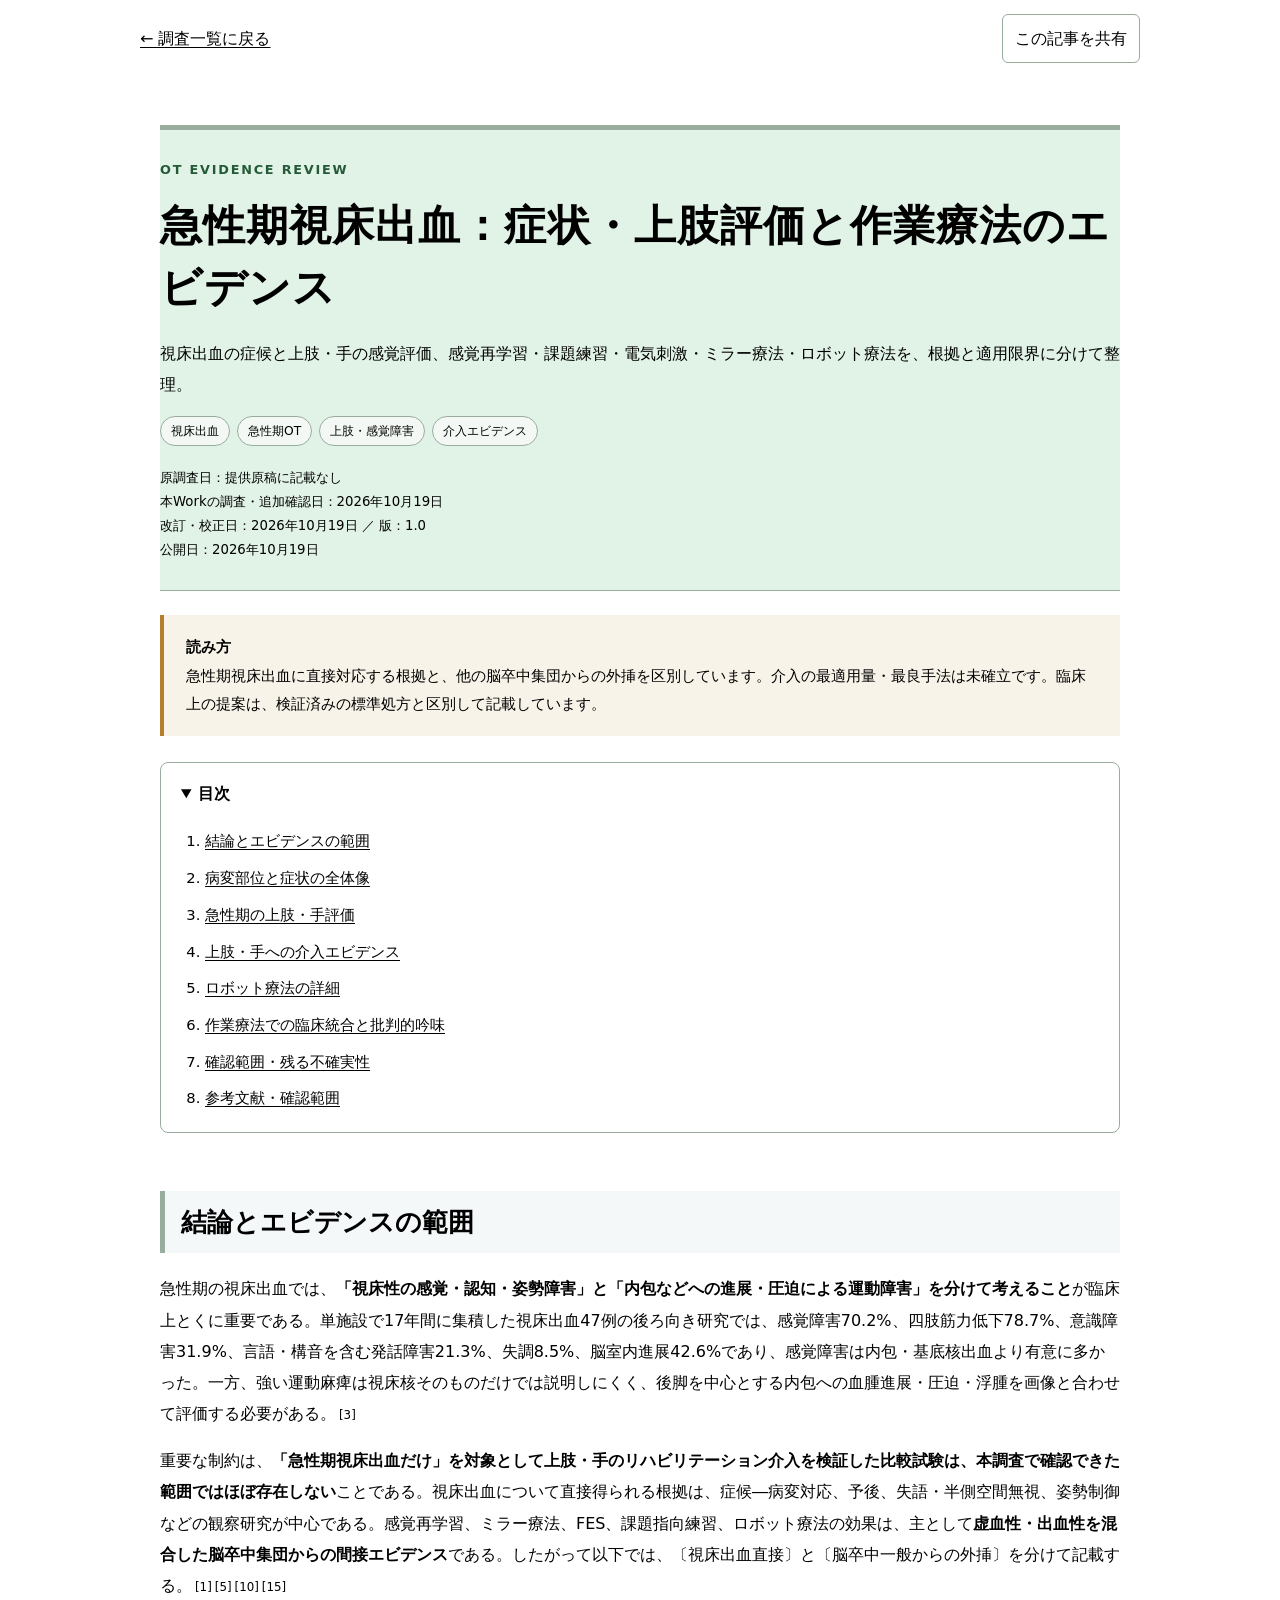
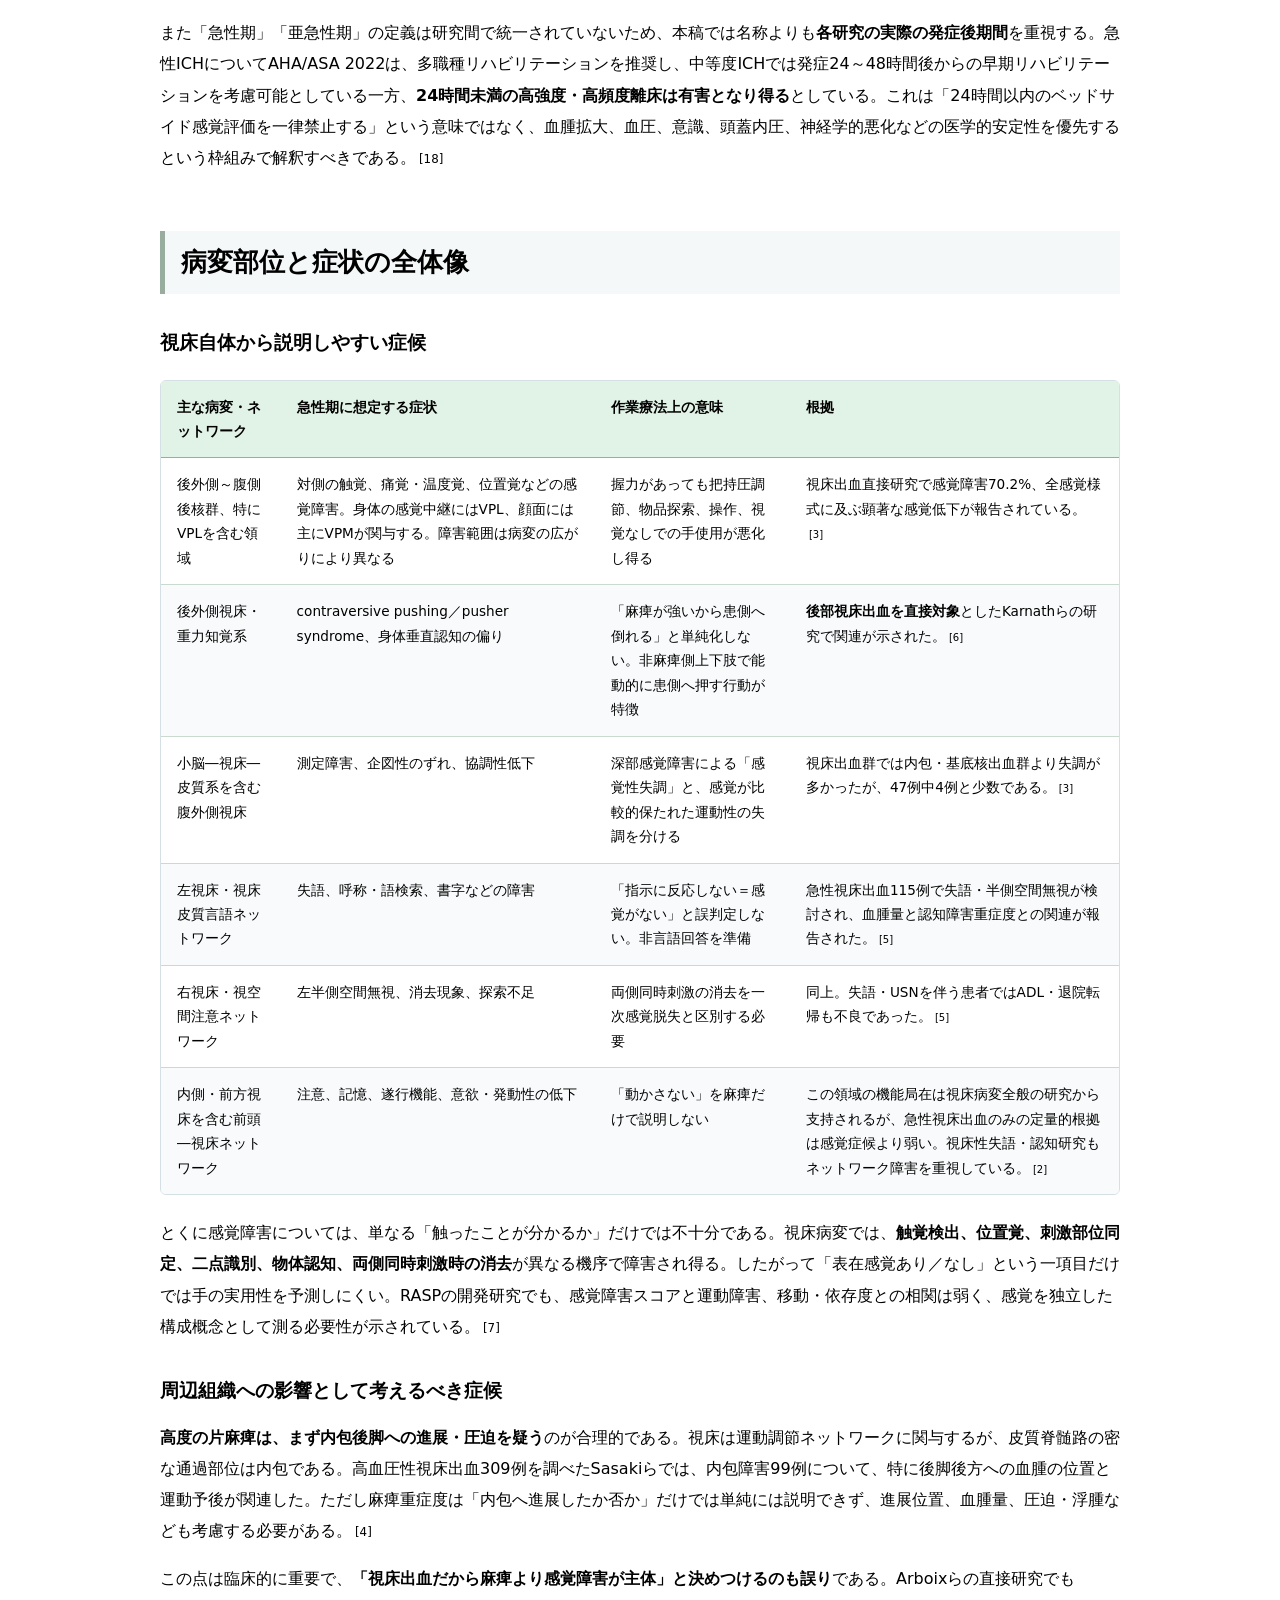
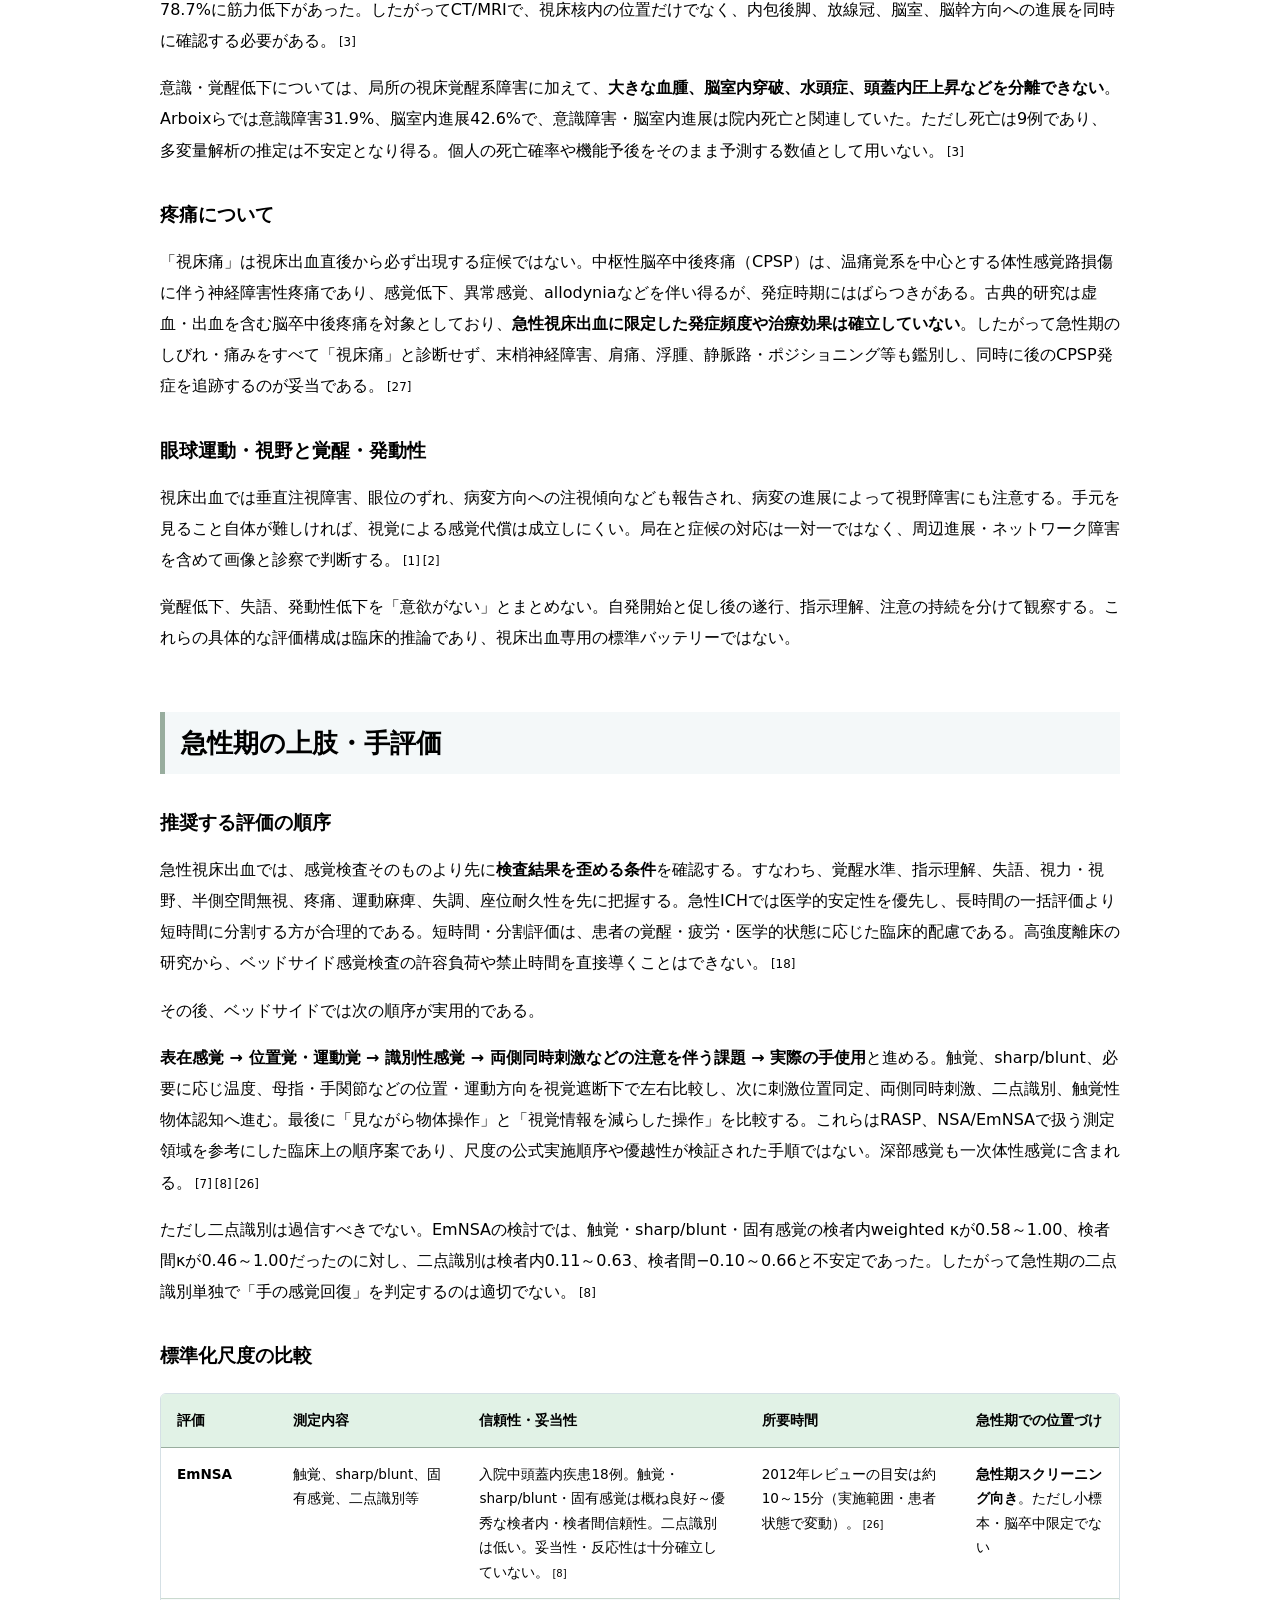
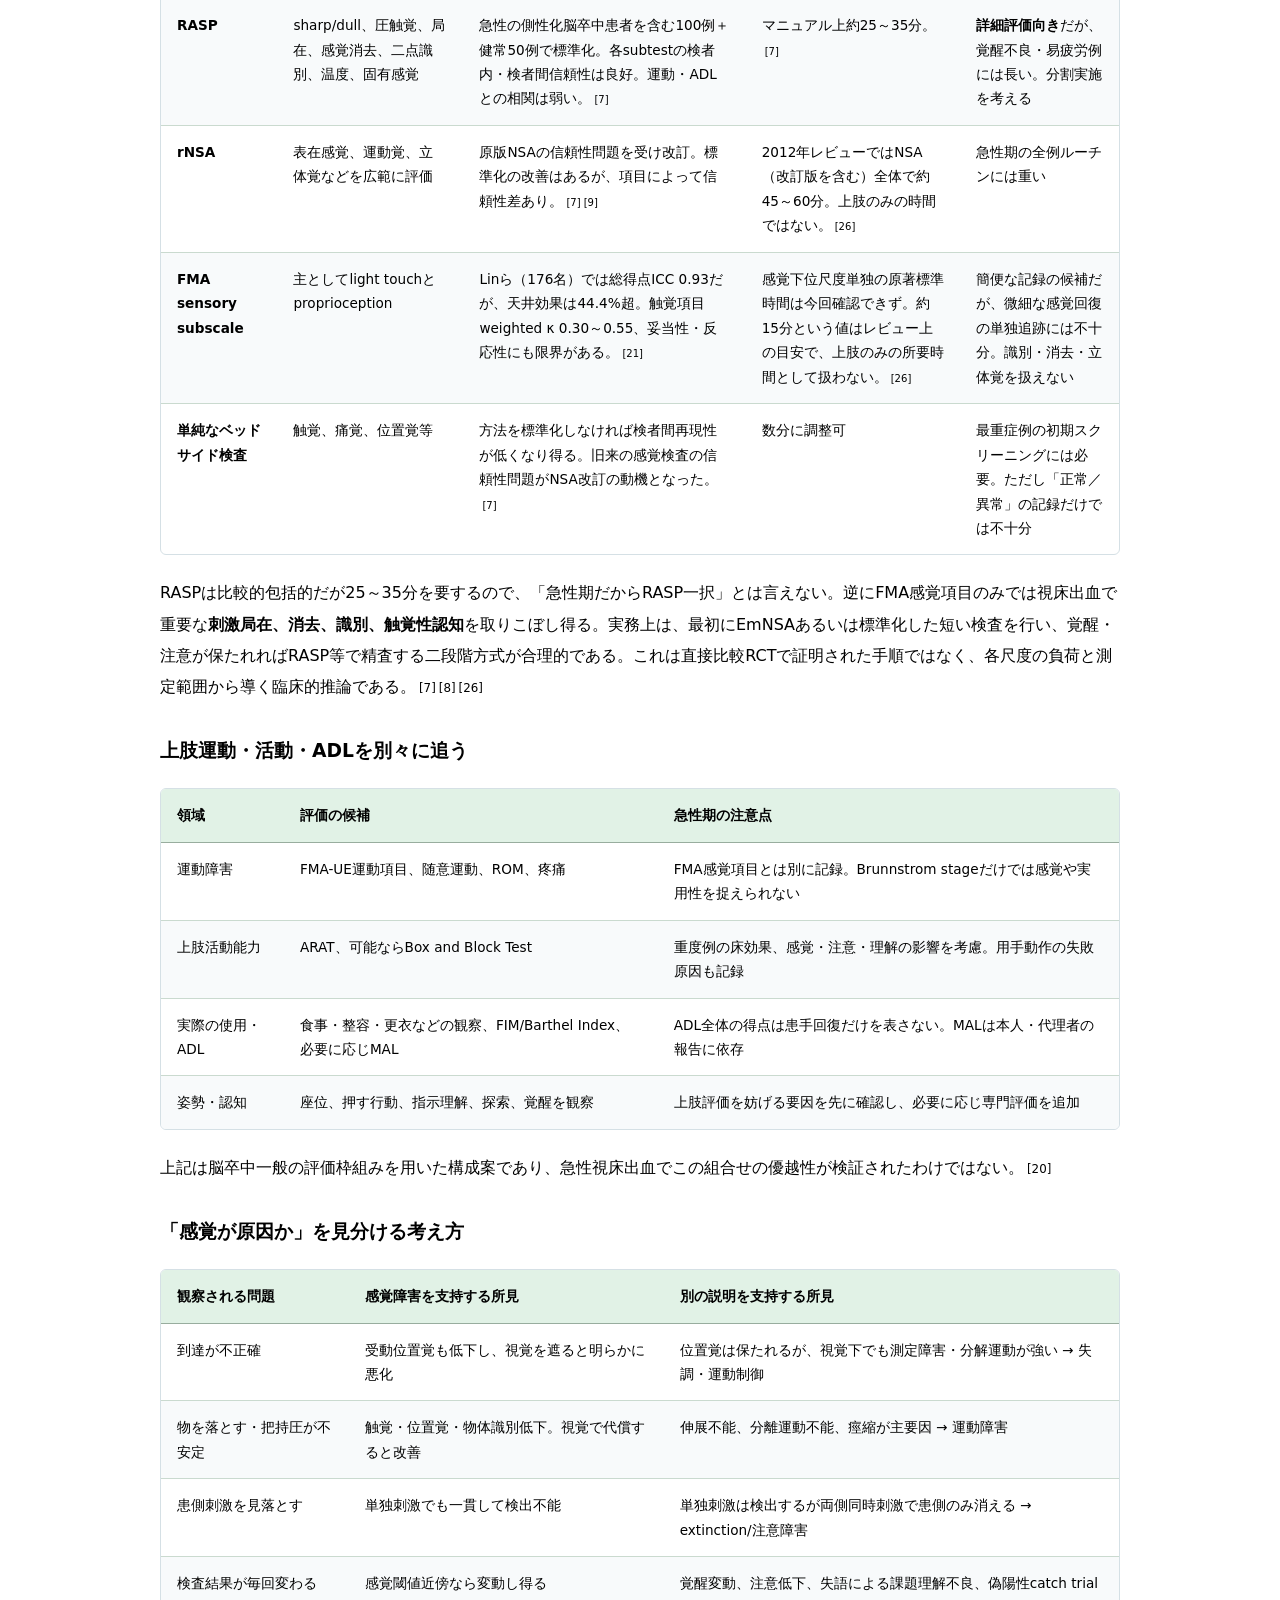
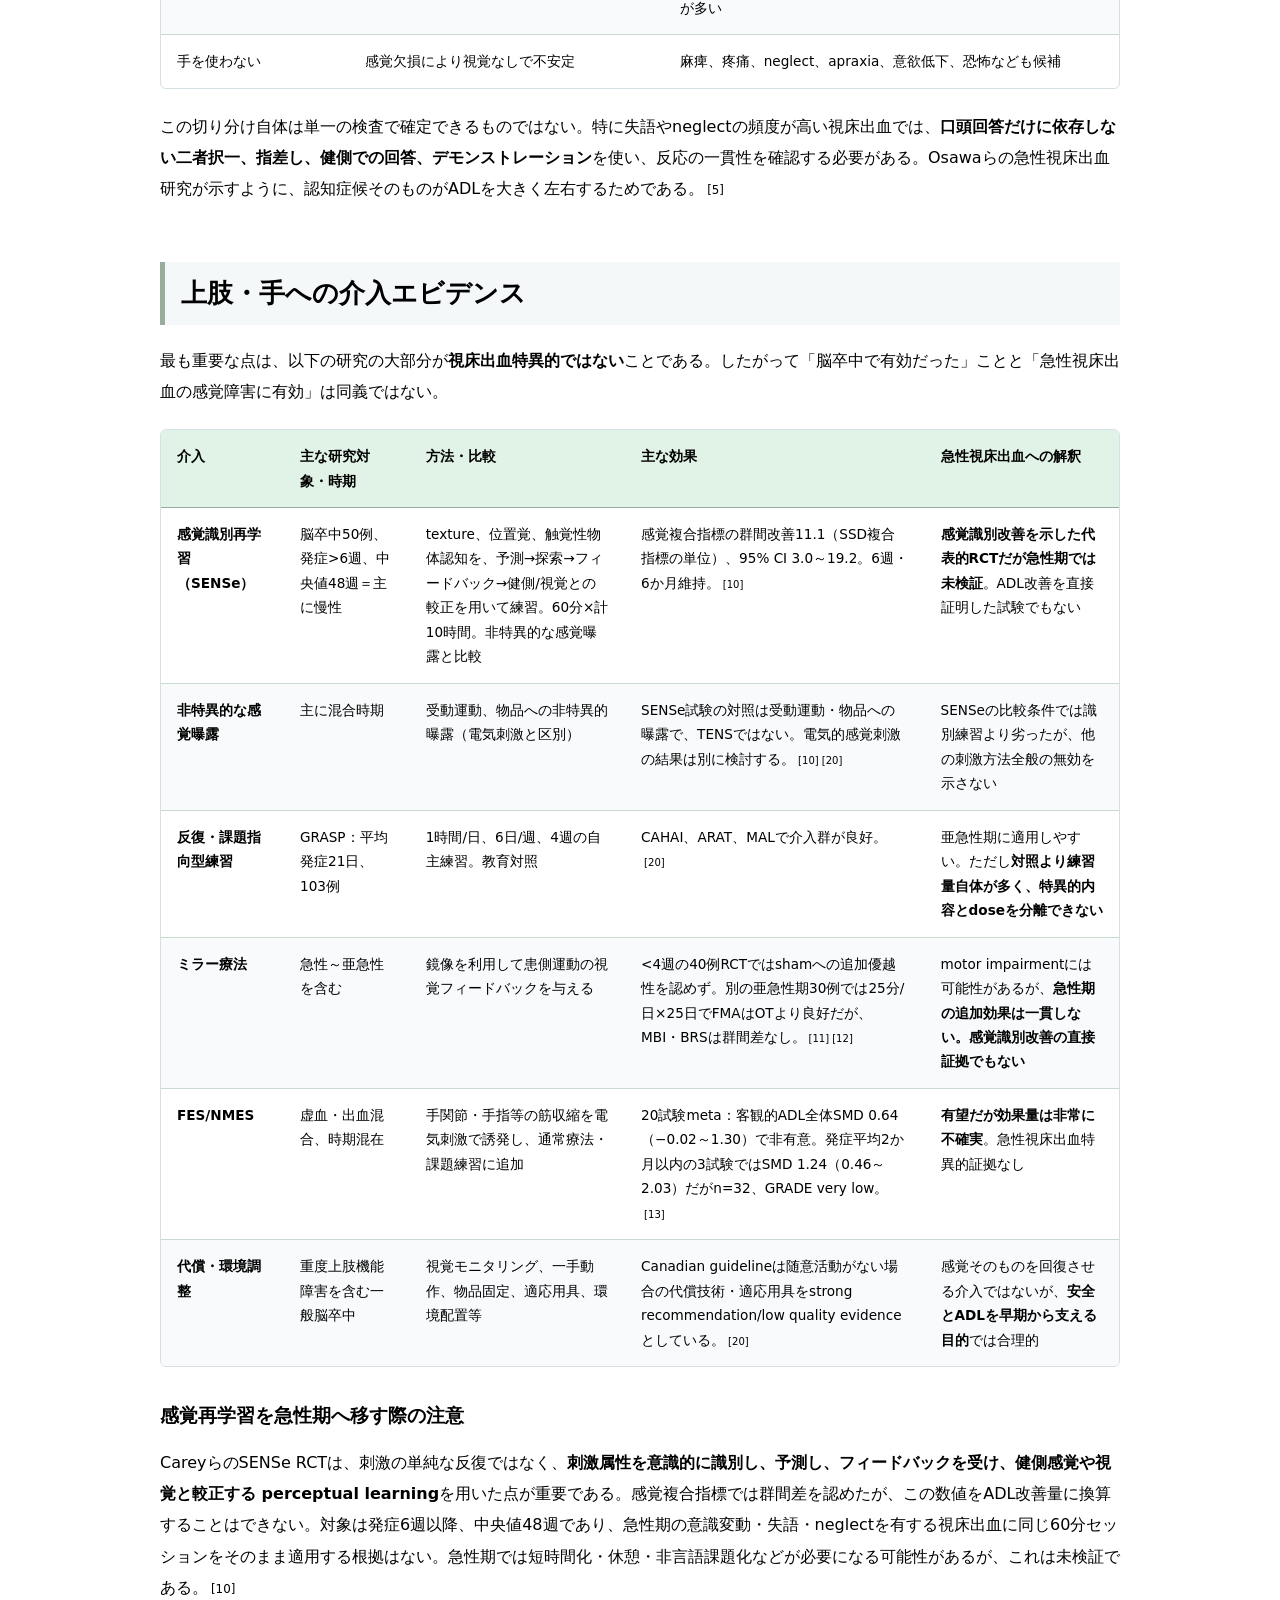
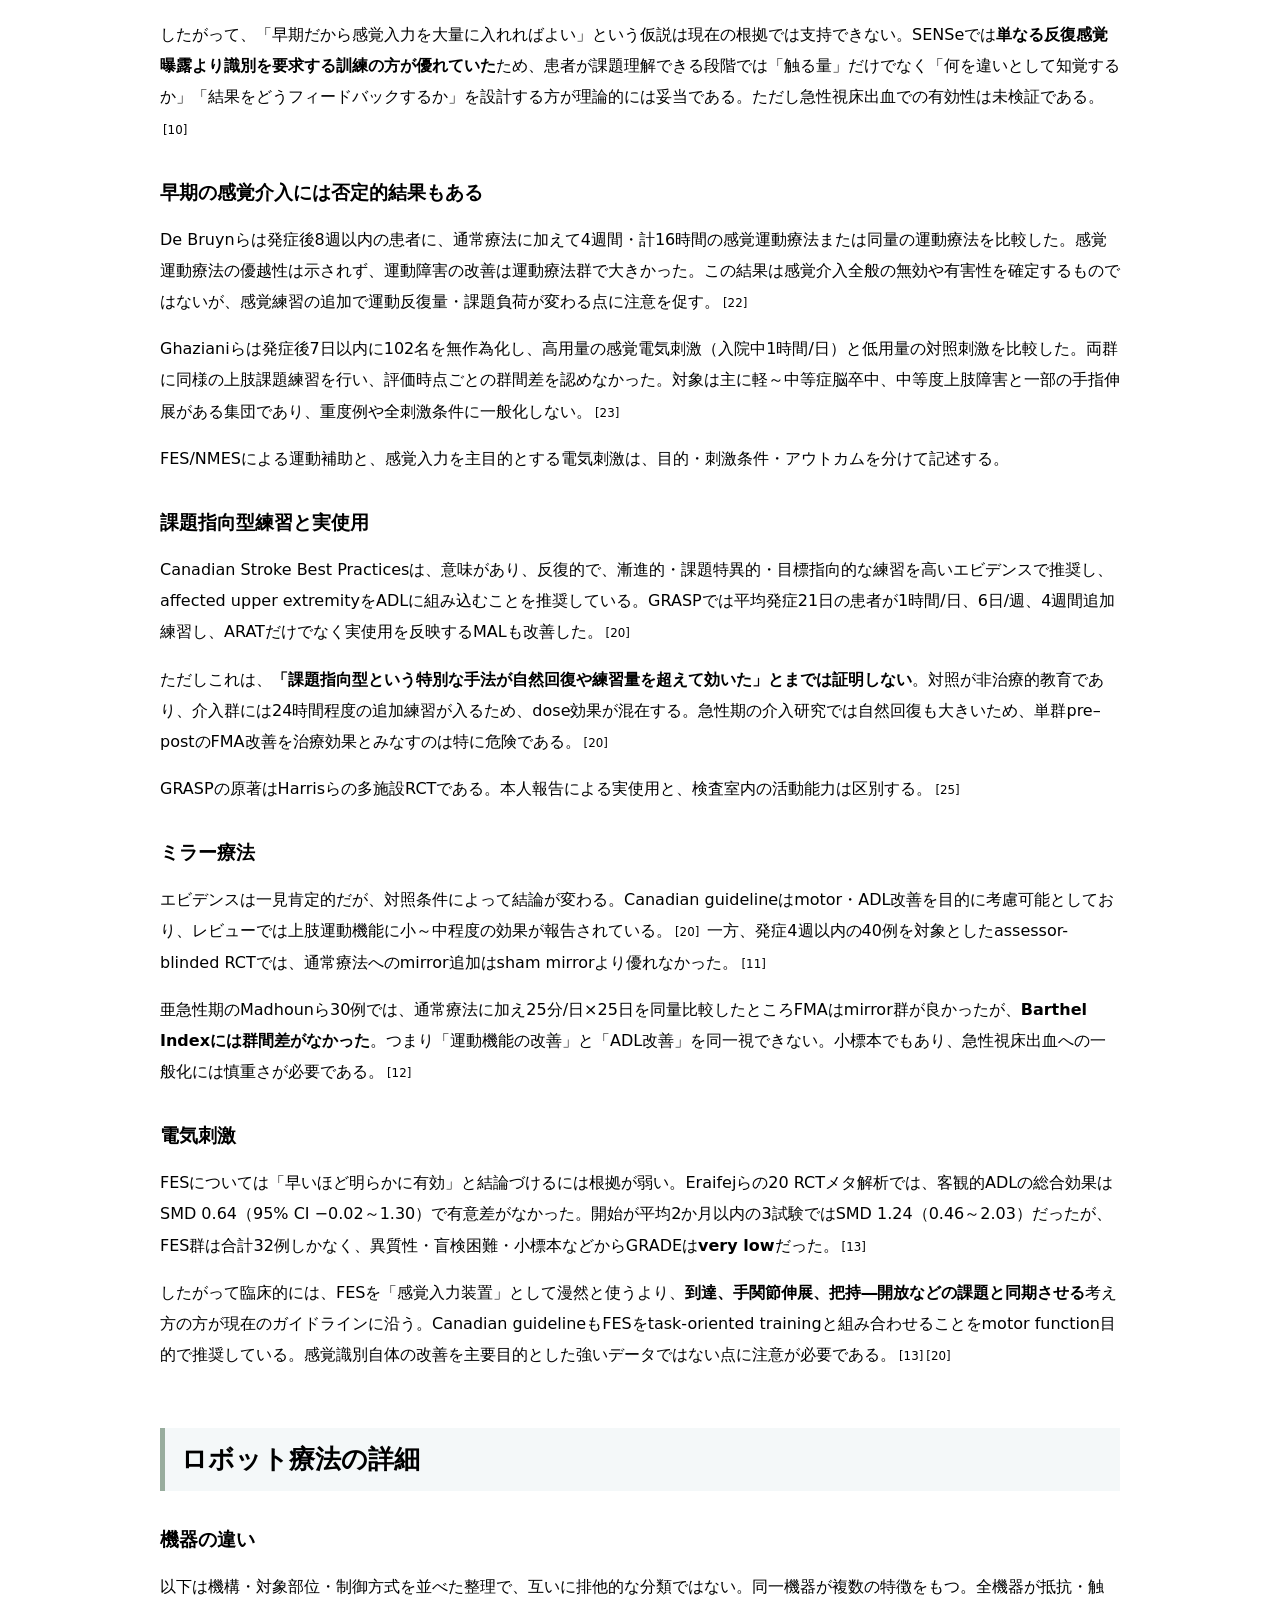
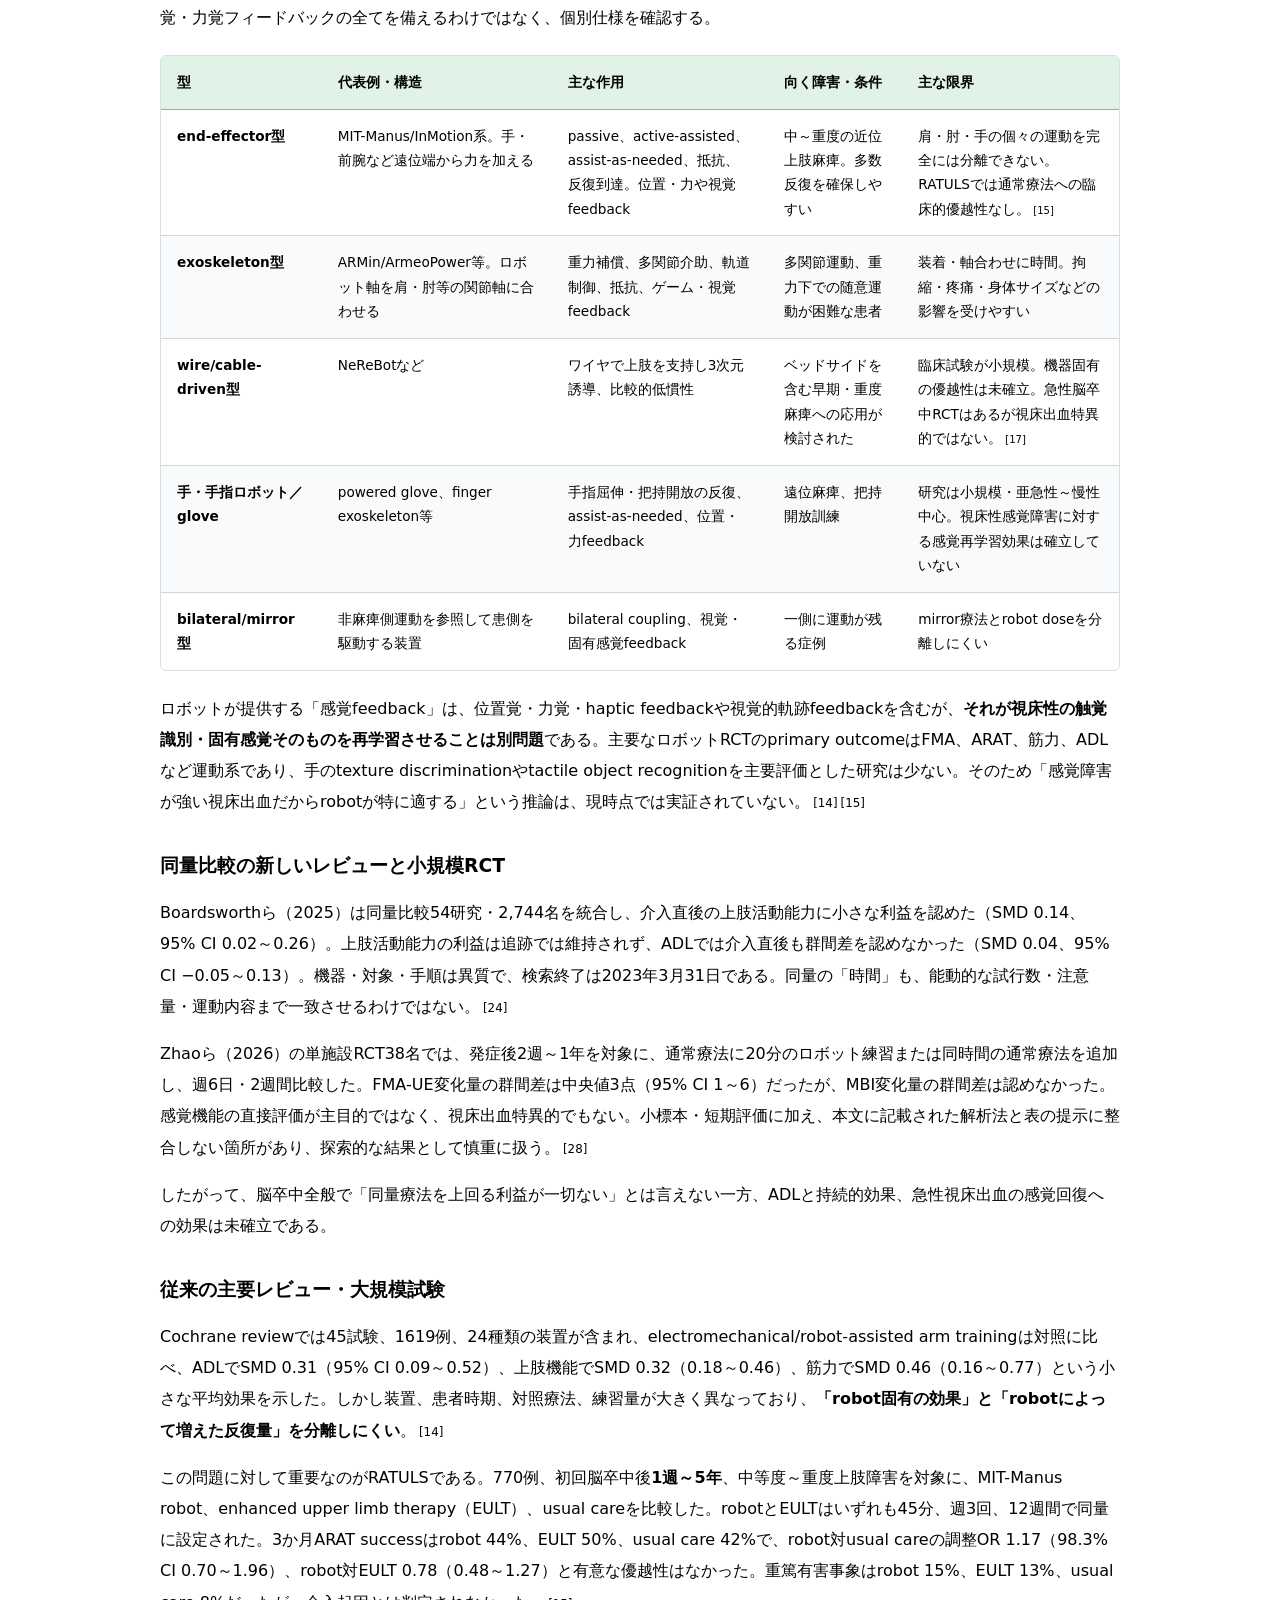
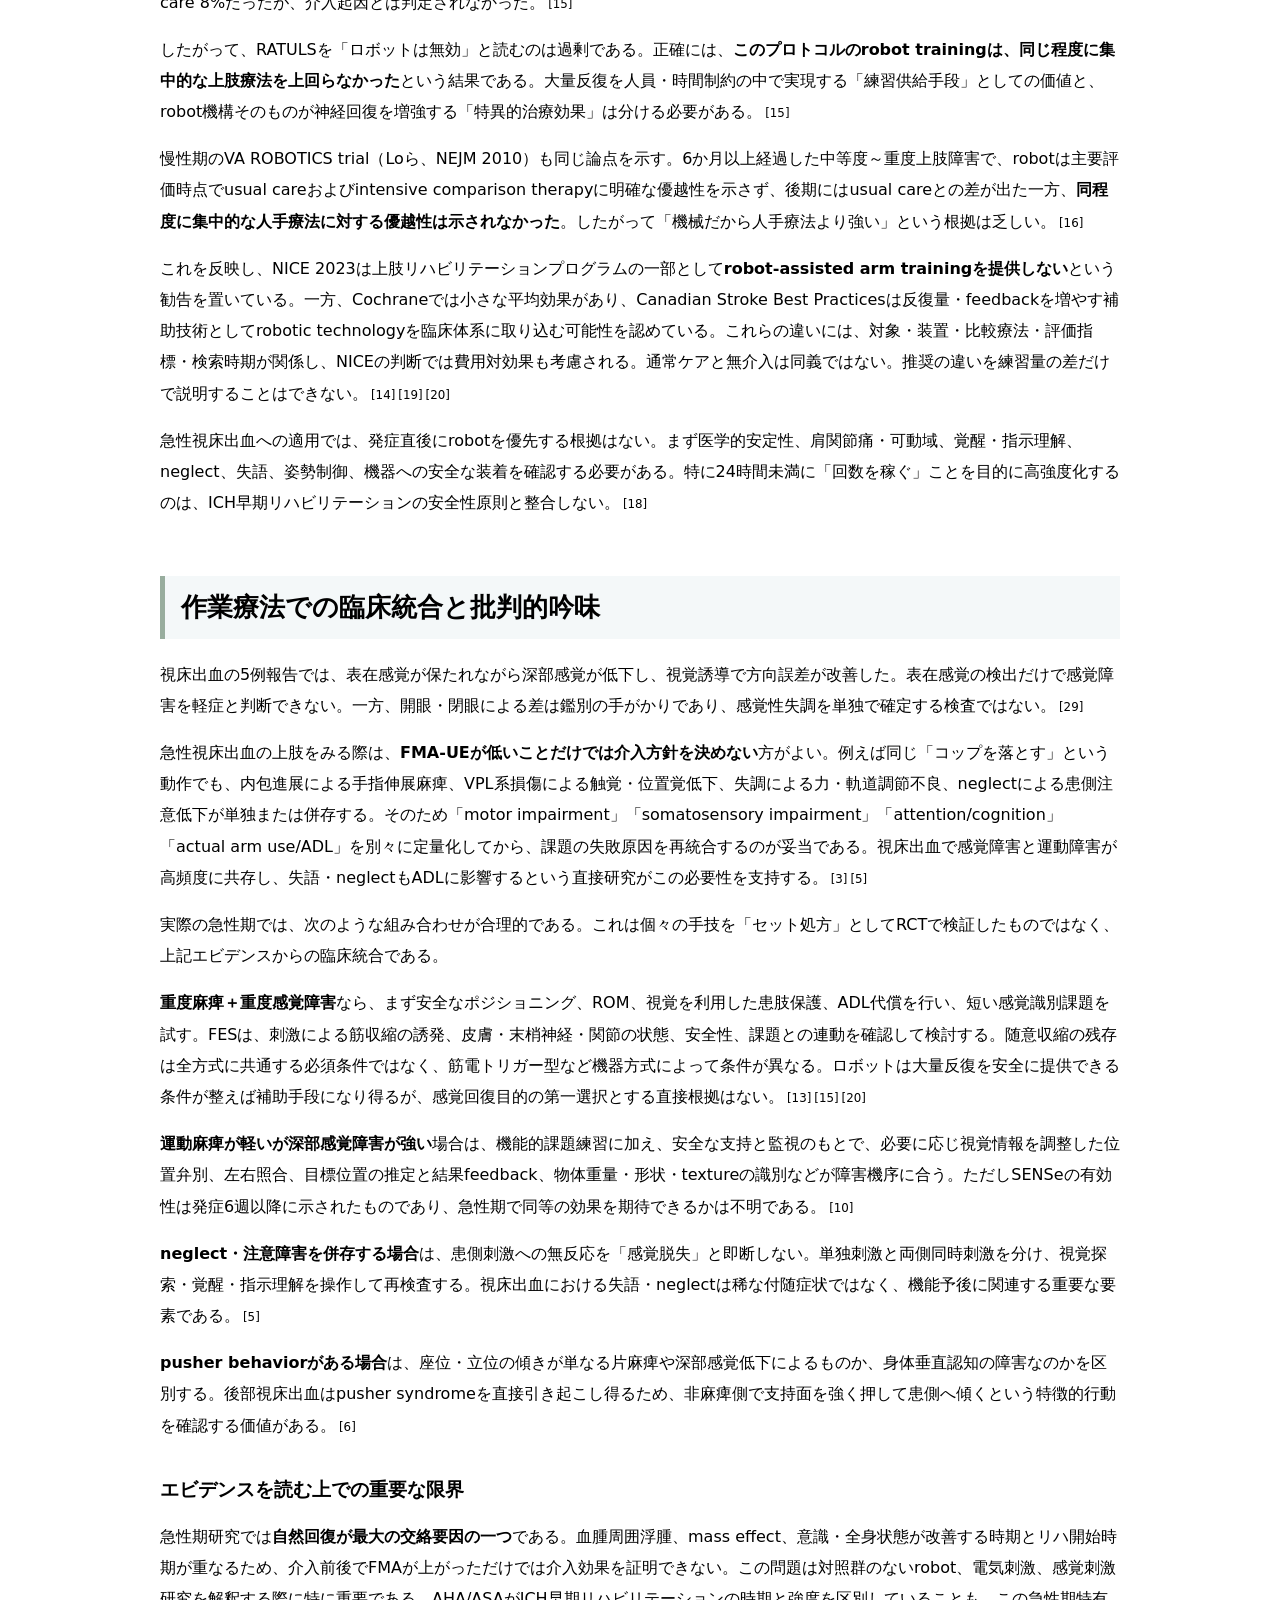
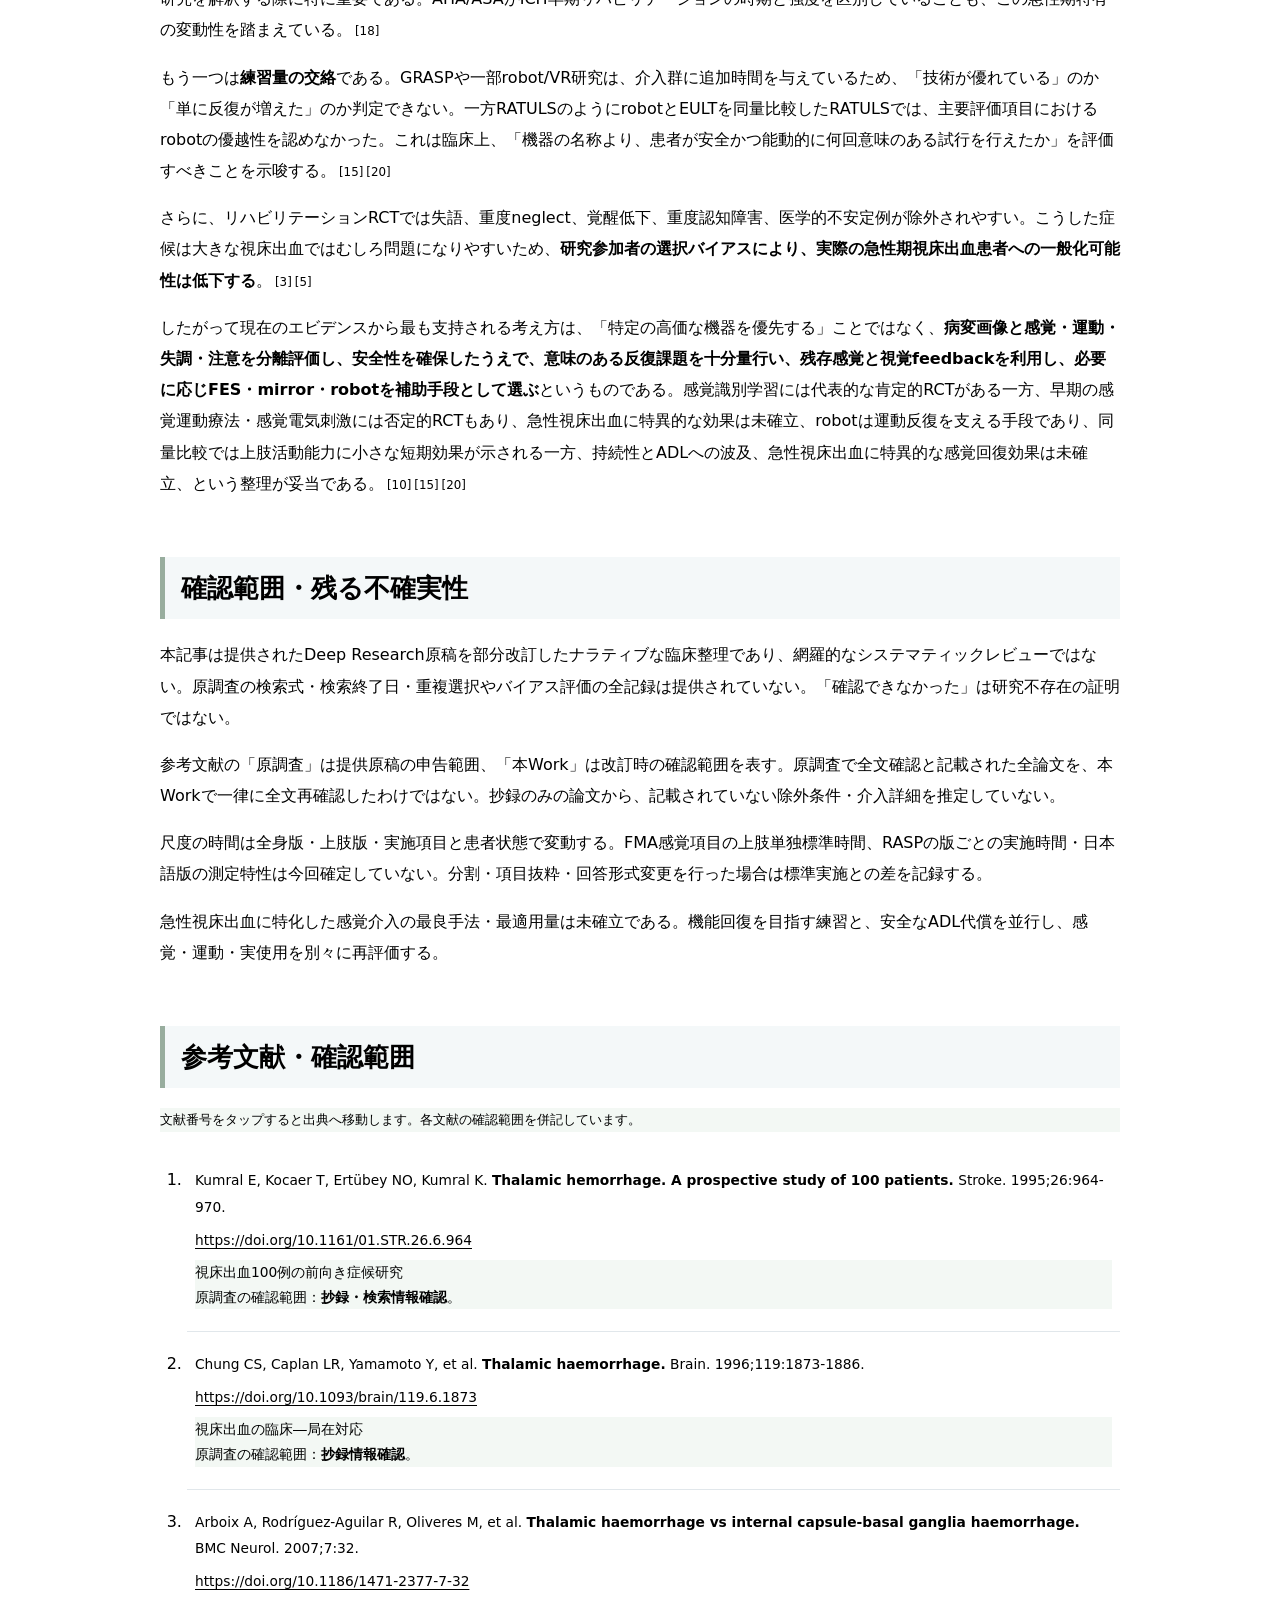
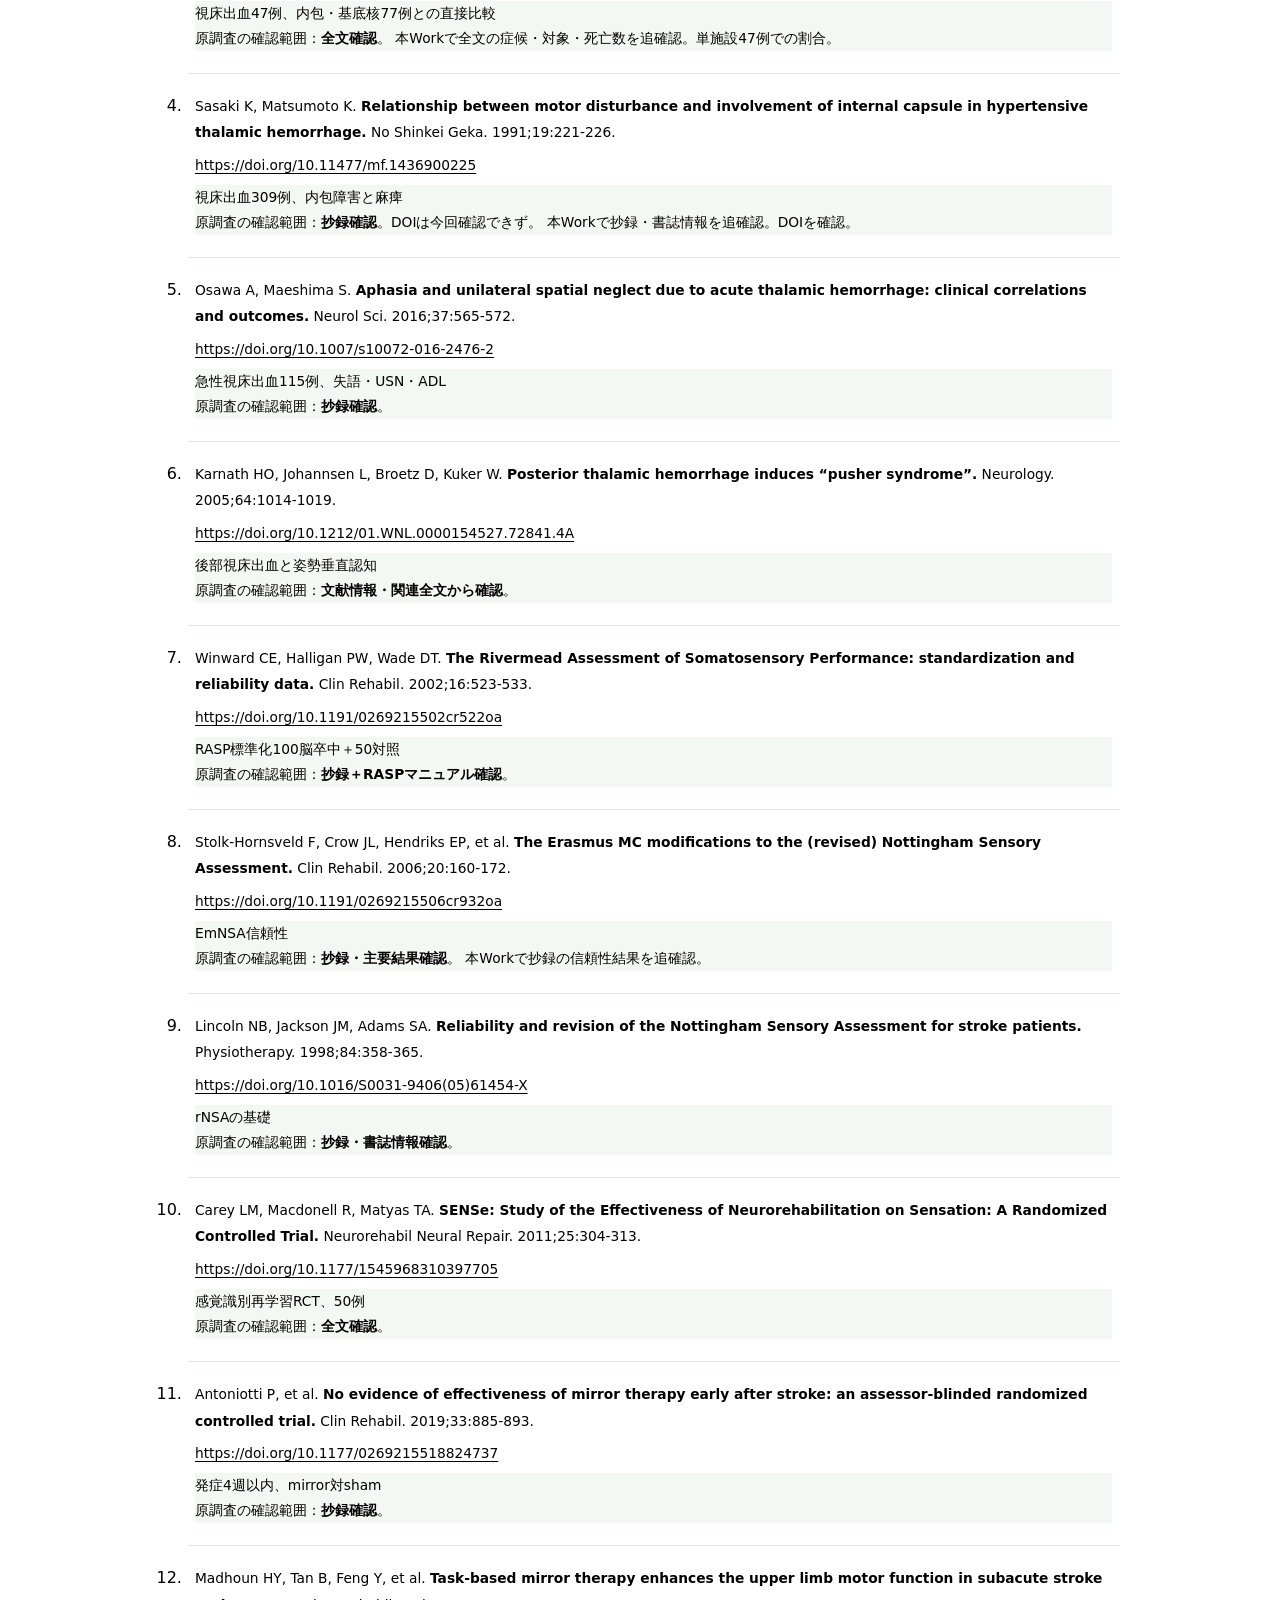
<file: research/thalamic-hemorrhage/index.html>
<!doctype html><html lang="ja"><head><meta charset="utf-8"><meta name="viewport" content="width=device-width,initial-scale=1"><meta name="description" content="視床出血の症候と上肢・手の感覚評価、感覚再学習・課題練習・電気刺激・ミラー療法・ロボット療法を、根拠と適用限界に分けて整理。"><meta name="keywords" content="視床出血,作業療法,感覚障害,上肢,リハビリテーション"><meta name="article:modified_time" content="2026-10-19"><title>急性期視床出血：症状・上肢評価と作業療法のエビデンス</title><style>*{box-sizing:border-box}html{scroll-behavior:smooth;scroll-padding-top:24px}body{margin:0;background:#f5f7fa;color:#203041;font-family:system-ui,-apple-system,"Noto Sans JP","Yu Gothic",sans-serif;font-size:16px;line-height:1.95}main{max-width:1040px;margin:0 auto;padding:48px 40px 80px;background:white}header{border-top:5px solid #245c69;padding-top:28px;border-bottom:1px solid #d8e2e7;padding-bottom:28px}h1{font-size:clamp(1.8rem,4vw,2.65rem);line-height:1.45;letter-spacing:.025em;margin:12px 0 20px}h2{font-size:1.6rem;line-height:1.5;margin:58px 0 20px;padding:12px 0 12px 16px;border-left:5px solid #245c69;background:#f4f8f9}h3{font-size:1.17rem;margin:34px 0 12px;line-height:1.6}p{margin:16px 0}a{color:#17667b;text-underline-offset:3px;overflow-wrap:anywhere}a:hover{color:#963d13}a:focus-visible,summary:focus-visible,.table-wrap:focus-visible{outline:3px solid #da8b41;outline-offset:3px}strong{font-weight:700;color:#142e40}.eyebrow{font-size:.8rem;letter-spacing:.14em;color:#245c69;font-weight:700}.lead{color:#4d6373}.meta{font-size:.83rem;line-height:1.8;color:#536575;margin-top:20px}.tags{display:flex;gap:7px;flex-wrap:wrap;margin:15px 0}.tags span{font-size:.77rem;border:1px solid #ccdde1;padding:2px 10px;border-radius:999px;color:#245c69}.notice{padding:18px 22px;background:#f8f3e9;border-left:4px solid #b77d2e;font-size:.91rem;margin:24px 0}.note{font-size:.83rem;color:#596b77;line-height:1.8}details{border:1px solid #d6e1e5;border-radius:8px;padding:15px 20px;margin:26px 0}summary{cursor:pointer;font-weight:700;color:#245c69}nav ol{margin:14px 0 0;padding-left:24px}nav li{padding:4px 0;font-size:.92rem}.table-wrap{overflow:auto;max-width:100%;margin:22px 0;border:1px solid #d5e0e5;border-radius:6px}table{border-collapse:collapse;width:100%;min-width:700px;font-size:.85rem;line-height:1.8}th,td{padding:14px 16px;vertical-align:top;text-align:left;border-bottom:1px solid #dbe4e9}th{background:#eaf2f4;color:#234b58}tr:last-child td{border-bottom:0}tbody tr:nth-child(even){background:#f8fafb}.citations{font-size:.74em;white-space:nowrap;margin-left:3px}.citations a{text-decoration:none;margin-right:3px}.references{padding-left:27px}.references li{padding:10px 8px 16px;border-bottom:1px solid #e1e7eb;scroll-margin-top:24px}.references li:target{background:#fff5da}.references p{margin:6px 0;font-size:.86rem}.end{margin-top:36px;padding-top:20px;border-top:1px solid #d6e1e5}button{font:inherit} @media(max-width:600px){main{padding:25px 19px 55px}h2{font-size:1.3rem;margin-top:42px}body{font-size:15px}header{padding-top:18px}th,td{padding:12px}.notice{padding:14px 16px}}@media print{body{background:white;font-size:10pt}main{max-width:none;padding:0}details{display:none}.table-wrap{overflow:visible;border-radius:0}table{min-width:0;font-size:8pt}h2,h3{break-after:avoid}tr,li{break-inside:avoid}a{color:inherit}.tags{display:none}}</style><link rel="manifest" href="../../manifest.webmanifest"><link rel="apple-touch-icon" href="../../apple-touch-icon-324a637651.png"><style>.article-toolbar{max-width:1040px;margin:auto;display:flex;justify-content:space-between;align-items:center;gap:12px;flex-wrap:wrap;padding:14px 20px;background:#fff}.article-toolbar a,.article-toolbar button{min-height:44px;display:inline-flex;align-items:center}.article-toolbar button{font:inherit;color:#245c69;background:white;border:1px solid #b8ced4;border-radius:6px;padding:8px 12px;cursor:pointer}dialog{max-width:480px;width:calc(100% - 32px);background:#fff;color:#203041;border:1px solid #769482;border-radius:15px;padding:22px}dialog::backdrop{background:#0006}dialog input{min-height:48px;width:100%;font:inherit}dialog .row{display:flex;flex-wrap:wrap;gap:10px;margin-top:14px}dialog button{min-height:48px;font:inherit}@media print{.article-toolbar,dialog{display:none}}</style><link rel="stylesheet" data-ot-green-theme="20261104" href="../../ot-green-theme-20261104.css"></head><body><div class="article-toolbar"><a href="../">← 調査一覧に戻る</a><button data-share-url="" data-share-title="急性期視床出血：症状・上肢評価と作業療法">この記事を共有</button></div><main id="top"><header><div class="eyebrow">OT EVIDENCE REVIEW</div><h1>急性期視床出血：症状・上肢評価と作業療法のエビデンス</h1><p class="lead">視床出血の症候と上肢・手の感覚評価、感覚再学習・課題練習・電気刺激・ミラー療法・ロボット療法を、根拠と適用限界に分けて整理。</p><div class="tags"><span>視床出血</span><span>急性期OT</span><span>上肢・感覚障害</span><span>介入エビデンス</span></div><div class="meta">原調査日：提供原稿に記載なし<br>本Workの調査・追加確認日：2026年10月19日<br>改訂・校正日：2026年10月19日 ／ 版：1.0<br>公開日：2026年10月19日</div></header><aside class="notice"><strong>読み方</strong><br>急性期視床出血に直接対応する根拠と、他の脳卒中集団からの外挿を区別しています。介入の最適用量・最良手法は未確立です。臨床上の提案は、検証済みの標準処方と区別して記載しています。</aside><details open><summary>目次</summary><nav aria-label="記事の目次"><ol><li><a href="#section-1">結論とエビデンスの範囲</a></li><li><a href="#section-2">病変部位と症状の全体像</a></li><li><a href="#section-7">急性期の上肢・手評価</a></li><li><a href="#section-12">上肢・手への介入エビデンス</a></li><li><a href="#section-18">ロボット療法の詳細</a></li><li><a href="#section-22">作業療法での臨床統合と批判的吟味</a></li><li><a href="#section-24">確認範囲・残る不確実性</a></li><li><a href="#references">参考文献・確認範囲</a></li></ol></nav></details><article><h2 id="section-1">結論とエビデンスの範囲</h2><p>急性期の視床出血では、<strong>「視床性の感覚・認知・姿勢障害」と「内包などへの進展・圧迫による運動障害」を分けて考えること</strong>が臨床上とくに重要である。単施設で17年間に集積した視床出血47例の後ろ向き研究では、感覚障害70.2%、四肢筋力低下78.7%、意識障害31.9%、言語・構音を含む発話障害21.3%、失調8.5%、脳室内進展42.6%であり、感覚障害は内包・基底核出血より有意に多かった。一方、強い運動麻痺は視床核そのものだけでは説明しにくく、後脚を中心とする内包への血腫進展・圧迫・浮腫を画像と合わせて評価する必要がある。<span class="citations"><a href="#ref-3" aria-label="参考文献3">[3]</a></span></p><p>重要な制約は、<strong>「急性期視床出血だけ」を対象として上肢・手のリハビリテーション介入を検証した比較試験は、本調査で確認できた範囲ではほぼ存在しない</strong>ことである。視床出血について直接得られる根拠は、症候―病変対応、予後、失語・半側空間無視、姿勢制御などの観察研究が中心である。感覚再学習、ミラー療法、FES、課題指向練習、ロボット療法の効果は、主として<strong>虚血性・出血性を混合した脳卒中集団からの間接エビデンス</strong>である。したがって以下では、〔視床出血直接〕と〔脳卒中一般からの外挿〕を分けて記載する。<span class="citations"><a href="#ref-1" aria-label="参考文献1">[1]</a><a href="#ref-5" aria-label="参考文献5">[5]</a><a href="#ref-10" aria-label="参考文献10">[10]</a><a href="#ref-15" aria-label="参考文献15">[15]</a></span></p><p>また「急性期」「亜急性期」の定義は研究間で統一されていないため、本稿では名称よりも<strong>各研究の実際の発症後期間</strong>を重視する。急性ICHについてAHA/ASA 2022は、多職種リハビリテーションを推奨し、中等度ICHでは発症24～48時間後からの早期リハビリテーションを考慮可能としている一方、<strong>24時間未満の高強度・高頻度離床は有害となり得る</strong>としている。これは「24時間以内のベッドサイド感覚評価を一律禁止する」という意味ではなく、血腫拡大、血圧、意識、頭蓋内圧、神経学的悪化などの医学的安定性を優先するという枠組みで解釈すべきである。<span class="citations"><a href="#ref-18" aria-label="参考文献18">[18]</a></span></p><h2 id="section-2">病変部位と症状の全体像</h2><h3 id="section-3">視床自体から説明しやすい症候</h3><div class="table-wrap" role="region" aria-label="比較表。横にスクロールできます" tabindex="0"><table><thead><tr><th scope="col">主な病変・ネットワーク</th><th scope="col">急性期に想定する症状</th><th scope="col">作業療法上の意味</th><th scope="col">根拠</th></tr></thead><tbody><tr><td>後外側～腹側後核群、特にVPLを含む領域</td><td>対側の触覚、痛覚・温度覚、位置覚などの感覚障害。身体の感覚中継にはVPL、顔面には主にVPMが関与する。障害範囲は病変の広がりにより異なる</td><td>握力があっても把持圧調節、物品探索、操作、視覚なしでの手使用が悪化し得る</td><td>視床出血直接研究で感覚障害70.2%、全感覚様式に及ぶ顕著な感覚低下が報告されている。<span class="citations"><a href="#ref-3" aria-label="参考文献3">[3]</a></span></td></tr><tr><td>後外側視床・重力知覚系</td><td>contraversive pushing／pusher syndrome、身体垂直認知の偏り</td><td>「麻痺が強いから患側へ倒れる」と単純化しない。非麻痺側上下肢で能動的に患側へ押す行動が特徴</td><td><strong>後部視床出血を直接対象</strong>としたKarnathらの研究で関連が示された。<span class="citations"><a href="#ref-6" aria-label="参考文献6">[6]</a></span></td></tr><tr><td>小脳―視床―皮質系を含む腹外側視床</td><td>測定障害、企図性のずれ、協調性低下</td><td>深部感覚障害による「感覚性失調」と、感覚が比較的保たれた運動性の失調を分ける</td><td>視床出血群では内包・基底核出血群より失調が多かったが、47例中4例と少数である。<span class="citations"><a href="#ref-3" aria-label="参考文献3">[3]</a></span></td></tr><tr><td>左視床・視床皮質言語ネットワーク</td><td>失語、呼称・語検索、書字などの障害</td><td>「指示に反応しない＝感覚がない」と誤判定しない。非言語回答を準備</td><td>急性視床出血115例で失語・半側空間無視が検討され、血腫量と認知障害重症度との関連が報告された。<span class="citations"><a href="#ref-5" aria-label="参考文献5">[5]</a></span></td></tr><tr><td>右視床・視空間注意ネットワーク</td><td>左半側空間無視、消去現象、探索不足</td><td>両側同時刺激の消去を一次感覚脱失と区別する必要</td><td>同上。失語・USNを伴う患者ではADL・退院転帰も不良であった。<span class="citations"><a href="#ref-5" aria-label="参考文献5">[5]</a></span></td></tr><tr><td>内側・前方視床を含む前頭―視床ネットワーク</td><td>注意、記憶、遂行機能、意欲・発動性の低下</td><td>「動かさない」を麻痺だけで説明しない</td><td>この領域の機能局在は視床病変全般の研究から支持されるが、急性視床出血のみの定量的根拠は感覚症候より弱い。視床性失語・認知研究もネットワーク障害を重視している。<span class="citations"><a href="#ref-2" aria-label="参考文献2">[2]</a></span></td></tr></tbody></table></div><p>とくに感覚障害については、単なる「触ったことが分かるか」だけでは不十分である。視床病変では、<strong>触覚検出、位置覚、刺激部位同定、二点識別、物体認知、両側同時刺激時の消去</strong>が異なる機序で障害され得る。したがって「表在感覚あり／なし」という一項目だけでは手の実用性を予測しにくい。RASPの開発研究でも、感覚障害スコアと運動障害、移動・依存度との相関は弱く、感覚を独立した構成概念として測る必要性が示されている。<span class="citations"><a href="#ref-7" aria-label="参考文献7">[7]</a></span></p><h3 id="section-4">周辺組織への影響として考えるべき症候</h3><p><strong>高度の片麻痺は、まず内包後脚への進展・圧迫を疑う</strong>のが合理的である。視床は運動調節ネットワークに関与するが、皮質脊髄路の密な通過部位は内包である。高血圧性視床出血309例を調べたSasakiらでは、内包障害99例について、特に後脚後方への血腫の位置と運動予後が関連した。ただし麻痺重症度は「内包へ進展したか否か」だけでは単純には説明できず、進展位置、血腫量、圧迫・浮腫なども考慮する必要がある。<span class="citations"><a href="#ref-4" aria-label="参考文献4">[4]</a></span></p><p>この点は臨床的に重要で、<strong>「視床出血だから麻痺より感覚障害が主体」と決めつけるのも誤り</strong>である。Arboixらの直接研究でも78.7%に筋力低下があった。したがってCT/MRIで、視床核内の位置だけでなく、内包後脚、放線冠、脳室、脳幹方向への進展を同時に確認する必要がある。<span class="citations"><a href="#ref-3" aria-label="参考文献3">[3]</a></span></p><p>意識・覚醒低下については、局所の視床覚醒系障害に加えて、<strong>大きな血腫、脳室内穿破、水頭症、頭蓋内圧上昇などを分離できない</strong>。Arboixらでは意識障害31.9%、脳室内進展42.6%で、意識障害・脳室内進展は院内死亡と関連していた。ただし死亡は9例であり、多変量解析の推定は不安定となり得る。個人の死亡確率や機能予後をそのまま予測する数値として用いない。<span class="citations"><a href="#ref-3" aria-label="参考文献3">[3]</a></span></p><h3 id="section-5">疼痛について</h3><p>「視床痛」は視床出血直後から必ず出現する症候ではない。中枢性脳卒中後疼痛（CPSP）は、温痛覚系を中心とする体性感覚路損傷に伴う神経障害性疼痛であり、感覚低下、異常感覚、allodyniaなどを伴い得るが、発症時期にはばらつきがある。古典的研究は虚血・出血を含む脳卒中後疼痛を対象としており、<strong>急性視床出血に限定した発症頻度や治療効果は確立していない</strong>。したがって急性期のしびれ・痛みをすべて「視床痛」と診断せず、末梢神経障害、肩痛、浮腫、静脈路・ポジショニング等も鑑別し、同時に後のCPSP発症を追跡するのが妥当である。<span class="citations"><a href="#ref-27" aria-label="参考文献27">[27]</a></span></p><h3 id="section-6">眼球運動・視野と覚醒・発動性</h3><p>視床出血では垂直注視障害、眼位のずれ、病変方向への注視傾向なども報告され、病変の進展によって視野障害にも注意する。手元を見ること自体が難しければ、視覚による感覚代償は成立しにくい。局在と症候の対応は一対一ではなく、周辺進展・ネットワーク障害を含めて画像と診察で判断する。<span class="citations"><a href="#ref-1" aria-label="参考文献1">[1]</a><a href="#ref-2" aria-label="参考文献2">[2]</a></span></p><p>覚醒低下、失語、発動性低下を「意欲がない」とまとめない。自発開始と促し後の遂行、指示理解、注意の持続を分けて観察する。これらの具体的な評価構成は臨床的推論であり、視床出血専用の標準バッテリーではない。</p><h2 id="section-7">急性期の上肢・手評価</h2><h3 id="section-8">推奨する評価の順序</h3><p>急性視床出血では、感覚検査そのものより先に<strong>検査結果を歪める条件</strong>を確認する。すなわち、覚醒水準、指示理解、失語、視力・視野、半側空間無視、疼痛、運動麻痺、失調、座位耐久性を先に把握する。急性ICHでは医学的安定性を優先し、長時間の一括評価より短時間に分割する方が合理的である。短時間・分割評価は、患者の覚醒・疲労・医学的状態に応じた臨床的配慮である。高強度離床の研究から、ベッドサイド感覚検査の許容負荷や禁止時間を直接導くことはできない。<span class="citations"><a href="#ref-18" aria-label="参考文献18">[18]</a></span></p><p>その後、ベッドサイドでは次の順序が実用的である。</p><p><strong>表在感覚 → 位置覚・運動覚 → 識別性感覚 → 両側同時刺激などの注意を伴う課題 → 実際の手使用</strong>と進める。触覚、sharp/blunt、必要に応じ温度、母指・手関節などの位置・運動方向を視覚遮断下で左右比較し、次に刺激位置同定、両側同時刺激、二点識別、触覚性物体認知へ進む。最後に「見ながら物体操作」と「視覚情報を減らした操作」を比較する。これらはRASP、NSA/EmNSAで扱う測定領域を参考にした臨床上の順序案であり、尺度の公式実施順序や優越性が検証された手順ではない。深部感覚も一次体性感覚に含まれる。<span class="citations"><a href="#ref-7" aria-label="参考文献7">[7]</a><a href="#ref-8" aria-label="参考文献8">[8]</a><a href="#ref-26" aria-label="参考文献26">[26]</a></span></p><p>ただし二点識別は過信すべきでない。EmNSAの検討では、触覚・sharp/blunt・固有感覚の検者内weighted κが0.58～1.00、検者間κが0.46～1.00だったのに対し、二点識別は検者内0.11～0.63、検者間−0.10～0.66と不安定であった。したがって急性期の二点識別単独で「手の感覚回復」を判定するのは適切でない。<span class="citations"><a href="#ref-8" aria-label="参考文献8">[8]</a></span></p><h3 id="section-9">標準化尺度の比較</h3><div class="table-wrap" role="region" aria-label="比較表。横にスクロールできます" tabindex="0"><table><thead><tr><th scope="col">評価</th><th scope="col">測定内容</th><th scope="col">信頼性・妥当性</th><th scope="col">所要時間</th><th scope="col">急性期での位置づけ</th></tr></thead><tbody><tr><td><strong>EmNSA</strong></td><td>触覚、sharp/blunt、固有感覚、二点識別等</td><td>入院中頭蓋内疾患18例。触覚・sharp/blunt・固有感覚は概ね良好～優秀な検者内・検者間信頼性。二点識別は低い。妥当性・反応性は十分確立していない。<span class="citations"><a href="#ref-8" aria-label="参考文献8">[8]</a></span></td><td>2012年レビューの目安は約10～15分（実施範囲・患者状態で変動）。<span class="citations"><a href="#ref-26" aria-label="参考文献26">[26]</a></span></td><td><strong>急性期スクリーニング向き</strong>。ただし小標本・脳卒中限定でない</td></tr><tr><td><strong>RASP</strong></td><td>sharp/dull、圧触覚、局在、感覚消去、二点識別、温度、固有感覚</td><td>急性の側性化脳卒中患者を含む100例＋健常50例で標準化。各subtestの検者内・検者間信頼性は良好。運動・ADLとの相関は弱い。<span class="citations"><a href="#ref-7" aria-label="参考文献7">[7]</a></span></td><td>マニュアル上約25～35分。<span class="citations"><a href="#ref-7" aria-label="参考文献7">[7]</a></span></td><td><strong>詳細評価向き</strong>だが、覚醒不良・易疲労例には長い。分割実施を考える</td></tr><tr><td><strong>rNSA</strong></td><td>表在感覚、運動覚、立体覚などを広範に評価</td><td>原版NSAの信頼性問題を受け改訂。標準化の改善はあるが、項目によって信頼性差あり。<span class="citations"><a href="#ref-7" aria-label="参考文献7">[7]</a><a href="#ref-9" aria-label="参考文献9">[9]</a></span></td><td>2012年レビューではNSA（改訂版を含む）全体で約45～60分。上肢のみの時間ではない。<span class="citations"><a href="#ref-26" aria-label="参考文献26">[26]</a></span></td><td>急性期の全例ルーチンには重い</td></tr><tr><td><strong>FMA sensory subscale</strong></td><td>主としてlight touchとproprioception</td><td>Linら（176名）では総得点ICC 0.93だが、天井効果は44.4%超。触覚項目weighted κ 0.30～0.55、妥当性・反応性にも限界がある。<span class="citations"><a href="#ref-21" aria-label="参考文献21">[21]</a></span></td><td>感覚下位尺度単独の原著標準時間は今回確認できず。約15分という値はレビュー上の目安で、上肢のみの所要時間として扱わない。<span class="citations"><a href="#ref-26" aria-label="参考文献26">[26]</a></span></td><td>簡便な記録の候補だが、微細な感覚回復の単独追跡には不十分。識別・消去・立体覚を扱えない</td></tr><tr><td><strong>単純なベッドサイド検査</strong></td><td>触覚、痛覚、位置覚等</td><td>方法を標準化しなければ検者間再現性が低くなり得る。旧来の感覚検査の信頼性問題がNSA改訂の動機となった。<span class="citations"><a href="#ref-7" aria-label="参考文献7">[7]</a></span></td><td>数分に調整可</td><td>最重症例の初期スクリーニングには必要。ただし「正常／異常」の記録だけでは不十分</td></tr></tbody></table></div><p>RASPは比較的包括的だが25～35分を要するので、「急性期だからRASP一択」とは言えない。逆にFMA感覚項目のみでは視床出血で重要な<strong>刺激局在、消去、識別、触覚性認知</strong>を取りこぼし得る。実務上は、最初にEmNSAあるいは標準化した短い検査を行い、覚醒・注意が保たれればRASP等で精査する二段階方式が合理的である。これは直接比較RCTで証明された手順ではなく、各尺度の負荷と測定範囲から導く臨床的推論である。<span class="citations"><a href="#ref-7" aria-label="参考文献7">[7]</a><a href="#ref-8" aria-label="参考文献8">[8]</a><a href="#ref-26" aria-label="参考文献26">[26]</a></span></p><h3 id="section-10">上肢運動・活動・ADLを別々に追う</h3><div class="table-wrap" role="region" aria-label="比較表。横にスクロールできます" tabindex="0"><table><thead><tr><th scope="col">領域</th><th scope="col">評価の候補</th><th scope="col">急性期の注意点</th></tr></thead><tbody><tr><td>運動障害</td><td>FMA-UE運動項目、随意運動、ROM、疼痛</td><td>FMA感覚項目とは別に記録。Brunnstrom stageだけでは感覚や実用性を捉えられない</td></tr><tr><td>上肢活動能力</td><td>ARAT、可能ならBox and Block Test</td><td>重度例の床効果、感覚・注意・理解の影響を考慮。用手動作の失敗原因も記録</td></tr><tr><td>実際の使用・ADL</td><td>食事・整容・更衣などの観察、FIM/Barthel Index、必要に応じMAL</td><td>ADL全体の得点は患手回復だけを表さない。MALは本人・代理者の報告に依存</td></tr><tr><td>姿勢・認知</td><td>座位、押す行動、指示理解、探索、覚醒を観察</td><td>上肢評価を妨げる要因を先に確認し、必要に応じ専門評価を追加</td></tr></tbody></table></div><p>上記は脳卒中一般の評価枠組みを用いた構成案であり、急性視床出血でこの組合せの優越性が検証されたわけではない。<span class="citations"><a href="#ref-20" aria-label="参考文献20">[20]</a></span></p><h3 id="section-11">「感覚が原因か」を見分ける考え方</h3><div class="table-wrap" role="region" aria-label="比較表。横にスクロールできます" tabindex="0"><table><thead><tr><th scope="col">観察される問題</th><th scope="col">感覚障害を支持する所見</th><th scope="col">別の説明を支持する所見</th></tr></thead><tbody><tr><td>到達が不正確</td><td>受動位置覚も低下し、視覚を遮ると明らかに悪化</td><td>位置覚は保たれるが、視覚下でも測定障害・分解運動が強い → 失調・運動制御</td></tr><tr><td>物を落とす・把持圧が不安定</td><td>触覚・位置覚・物体識別低下。視覚で代償すると改善</td><td>伸展不能、分離運動不能、痙縮が主要因 → 運動障害</td></tr><tr><td>患側刺激を見落とす</td><td>単独刺激でも一貫して検出不能</td><td>単独刺激は検出するが両側同時刺激で患側のみ消える → extinction/注意障害</td></tr><tr><td>検査結果が毎回変わる</td><td>感覚閾値近傍なら変動し得る</td><td>覚醒変動、注意低下、失語による課題理解不良、偽陽性catch trialが多い</td></tr><tr><td>手を使わない</td><td>感覚欠損により視覚なしで不安定</td><td>麻痺、疼痛、neglect、apraxia、意欲低下、恐怖なども候補</td></tr></tbody></table></div><p>この切り分け自体は単一の検査で確定できるものではない。特に失語やneglectの頻度が高い視床出血では、<strong>口頭回答だけに依存しない二者択一、指差し、健側での回答、デモンストレーション</strong>を使い、反応の一貫性を確認する必要がある。Osawaらの急性視床出血研究が示すように、認知症候そのものがADLを大きく左右するためである。<span class="citations"><a href="#ref-5" aria-label="参考文献5">[5]</a></span></p><h2 id="section-12">上肢・手への介入エビデンス</h2><p>最も重要な点は、以下の研究の大部分が<strong>視床出血特異的ではない</strong>ことである。したがって「脳卒中で有効だった」ことと「急性視床出血の感覚障害に有効」は同義ではない。</p><div class="table-wrap" role="region" aria-label="比較表。横にスクロールできます" tabindex="0"><table><thead><tr><th scope="col">介入</th><th scope="col">主な研究対象・時期</th><th scope="col">方法・比較</th><th scope="col">主な効果</th><th scope="col">急性視床出血への解釈</th></tr></thead><tbody><tr><td><strong>感覚識別再学習（SENSe）</strong></td><td>脳卒中50例、発症&gt;6週、中央値48週＝主に慢性</td><td>texture、位置覚、触覚性物体認知を、予測→探索→フィードバック→健側/視覚との較正を用いて練習。60分×計10時間。非特異的な感覚曝露と比較</td><td>感覚複合指標の群間改善11.1（SSD複合指標の単位）、95% CI 3.0～19.2。6週・6か月維持。<span class="citations"><a href="#ref-10" aria-label="参考文献10">[10]</a></span></td><td><strong>感覚識別改善を示した代表的RCTだが急性期では未検証</strong>。ADL改善を直接証明した試験でもない</td></tr><tr><td><strong>非特異的な感覚曝露</strong></td><td>主に混合時期</td><td>受動運動、物品への非特異的曝露（電気刺激と区別）</td><td>SENSe試験の対照は受動運動・物品への曝露で、TENSではない。電気的感覚刺激の結果は別に検討する。<span class="citations"><a href="#ref-10" aria-label="参考文献10">[10]</a><a href="#ref-20" aria-label="参考文献20">[20]</a></span></td><td>SENSeの比較条件では識別練習より劣ったが、他の刺激方法全般の無効を示さない</td></tr><tr><td><strong>反復・課題指向型練習</strong></td><td>GRASP：平均発症21日、103例</td><td>1時間/日、6日/週、4週の自主練習。教育対照</td><td>CAHAI、ARAT、MALで介入群が良好。<span class="citations"><a href="#ref-20" aria-label="参考文献20">[20]</a></span></td><td>亜急性期に適用しやすい。ただし<strong>対照より練習量自体が多く、特異的内容とdoseを分離できない</strong></td></tr><tr><td><strong>ミラー療法</strong></td><td>急性～亜急性を含む</td><td>鏡像を利用して患側運動の視覚フィードバックを与える</td><td>&lt;4週の40例RCTではshamへの追加優越性を認めず。別の亜急性期30例では25分/日×25日でFMAはOTより良好だが、MBI・BRSは群間差なし。<span class="citations"><a href="#ref-11" aria-label="参考文献11">[11]</a><a href="#ref-12" aria-label="参考文献12">[12]</a></span></td><td>motor impairmentには可能性があるが、<strong>急性期の追加効果は一貫しない。感覚識別改善の直接証拠でもない</strong></td></tr><tr><td><strong>FES/NMES</strong></td><td>虚血・出血混合、時期混在</td><td>手関節・手指等の筋収縮を電気刺激で誘発し、通常療法・課題練習に追加</td><td>20試験meta：客観的ADL全体SMD 0.64（−0.02～1.30）で非有意。発症平均2か月以内の3試験ではSMD 1.24（0.46～2.03）だがn=32、GRADE very low。<span class="citations"><a href="#ref-13" aria-label="参考文献13">[13]</a></span></td><td><strong>有望だが効果量は非常に不確実</strong>。急性視床出血特異的証拠なし</td></tr><tr><td><strong>代償・環境調整</strong></td><td>重度上肢機能障害を含む一般脳卒中</td><td>視覚モニタリング、一手動作、物品固定、適応用具、環境配置等</td><td>Canadian guidelineは随意活動がない場合の代償技術・適応用具をstrong recommendation/low quality evidenceとしている。<span class="citations"><a href="#ref-20" aria-label="参考文献20">[20]</a></span></td><td>感覚そのものを回復させる介入ではないが、<strong>安全とADLを早期から支える目的</strong>では合理的</td></tr></tbody></table></div><h3 id="section-13">感覚再学習を急性期へ移す際の注意</h3><p>CareyらのSENSe RCTは、刺激の単純な反復ではなく、<strong>刺激属性を意識的に識別し、予測し、フィードバックを受け、健側感覚や視覚と較正する perceptual learning</strong>を用いた点が重要である。感覚複合指標では群間差を認めたが、この数値をADL改善量に換算することはできない。対象は発症6週以降、中央値48週であり、急性期の意識変動・失語・neglectを有する視床出血に同じ60分セッションをそのまま適用する根拠はない。急性期では短時間化・休憩・非言語課題化などが必要になる可能性があるが、これは未検証である。<span class="citations"><a href="#ref-10" aria-label="参考文献10">[10]</a></span></p><p>したがって、「早期だから感覚入力を大量に入れればよい」という仮説は現在の根拠では支持できない。SENSeでは<strong>単なる反復感覚曝露より識別を要求する訓練の方が優れていた</strong>ため、患者が課題理解できる段階では「触る量」だけでなく「何を違いとして知覚するか」「結果をどうフィードバックするか」を設計する方が理論的には妥当である。ただし急性視床出血での有効性は未検証である。<span class="citations"><a href="#ref-10" aria-label="参考文献10">[10]</a></span></p><h3 id="section-14">早期の感覚介入には否定的結果もある</h3><p>De Bruynらは発症後8週以内の患者に、通常療法に加えて4週間・計16時間の感覚運動療法または同量の運動療法を比較した。感覚運動療法の優越性は示されず、運動障害の改善は運動療法群で大きかった。この結果は感覚介入全般の無効や有害性を確定するものではないが、感覚練習の追加で運動反復量・課題負荷が変わる点に注意を促す。<span class="citations"><a href="#ref-22" aria-label="参考文献22">[22]</a></span></p><p>Ghazianiらは発症後7日以内に102名を無作為化し、高用量の感覚電気刺激（入院中1時間/日）と低用量の対照刺激を比較した。両群に同様の上肢課題練習を行い、評価時点ごとの群間差を認めなかった。対象は主に軽～中等症脳卒中、中等度上肢障害と一部の手指伸展がある集団であり、重度例や全刺激条件に一般化しない。<span class="citations"><a href="#ref-23" aria-label="参考文献23">[23]</a></span></p><p>FES/NMESによる運動補助と、感覚入力を主目的とする電気刺激は、目的・刺激条件・アウトカムを分けて記述する。</p><h3 id="section-15">課題指向型練習と実使用</h3><p>Canadian Stroke Best Practicesは、意味があり、反復的で、漸進的・課題特異的・目標指向的な練習を高いエビデンスで推奨し、affected upper extremityをADLに組み込むことを推奨している。GRASPでは平均発症21日の患者が1時間/日、6日/週、4週間追加練習し、ARATだけでなく実使用を反映するMALも改善した。<span class="citations"><a href="#ref-20" aria-label="参考文献20">[20]</a></span></p><p>ただしこれは、<strong>「課題指向型という特別な手法が自然回復や練習量を超えて効いた」とまでは証明しない</strong>。対照が非治療的教育であり、介入群には24時間程度の追加練習が入るため、dose効果が混在する。急性期の介入研究では自然回復も大きいため、単群pre–postのFMA改善を治療効果とみなすのは特に危険である。<span class="citations"><a href="#ref-20" aria-label="参考文献20">[20]</a></span></p><p>GRASPの原著はHarrisらの多施設RCTである。本人報告による実使用と、検査室内の活動能力は区別する。<span class="citations"><a href="#ref-25" aria-label="参考文献25">[25]</a></span></p><h3 id="section-16">ミラー療法</h3><p>エビデンスは一見肯定的だが、対照条件によって結論が変わる。Canadian guidelineはmotor・ADL改善を目的に考慮可能としており、レビューでは上肢運動機能に小～中程度の効果が報告されている。<span class="citations"><a href="#ref-20" aria-label="参考文献20">[20]</a></span> 一方、発症4週以内の40例を対象としたassessor-blinded RCTでは、通常療法へのmirror追加はsham mirrorより優れなかった。<span class="citations"><a href="#ref-11" aria-label="参考文献11">[11]</a></span></p><p>亜急性期のMadhounら30例では、通常療法に加え25分/日×25日を同量比較したところFMAはmirror群が良かったが、<strong>Barthel Indexには群間差がなかった</strong>。つまり「運動機能の改善」と「ADL改善」を同一視できない。小標本でもあり、急性視床出血への一般化には慎重さが必要である。<span class="citations"><a href="#ref-12" aria-label="参考文献12">[12]</a></span></p><h3 id="section-17">電気刺激</h3><p>FESについては「早いほど明らかに有効」と結論づけるには根拠が弱い。Eraifejらの20 RCTメタ解析では、客観的ADLの総合効果はSMD 0.64（95% CI −0.02～1.30）で有意差がなかった。開始が平均2か月以内の3試験ではSMD 1.24（0.46～2.03）だったが、FES群は合計32例しかなく、異質性・盲検困難・小標本などからGRADEは<strong>very low</strong>だった。<span class="citations"><a href="#ref-13" aria-label="参考文献13">[13]</a></span></p><p>したがって臨床的には、FESを「感覚入力装置」として漫然と使うより、<strong>到達、手関節伸展、把持―開放などの課題と同期させる</strong>考え方の方が現在のガイドラインに沿う。Canadian guidelineもFESをtask-oriented trainingと組み合わせることをmotor function目的で推奨している。感覚識別自体の改善を主要目的とした強いデータではない点に注意が必要である。<span class="citations"><a href="#ref-13" aria-label="参考文献13">[13]</a><a href="#ref-20" aria-label="参考文献20">[20]</a></span></p><h2 id="section-18">ロボット療法の詳細</h2><h3 id="section-19">機器の違い</h3><p>以下は機構・対象部位・制御方式を並べた整理で、互いに排他的な分類ではない。同一機器が複数の特徴をもつ。全機器が抵抗・触覚・力覚フィードバックの全てを備えるわけではなく、個別仕様を確認する。</p><div class="table-wrap" role="region" aria-label="比較表。横にスクロールできます" tabindex="0"><table><thead><tr><th scope="col">型</th><th scope="col">代表例・構造</th><th scope="col">主な作用</th><th scope="col">向く障害・条件</th><th scope="col">主な限界</th></tr></thead><tbody><tr><td><strong>end-effector型</strong></td><td>MIT-Manus/InMotion系。手・前腕など遠位端から力を加える</td><td>passive、active-assisted、assist-as-needed、抵抗、反復到達。位置・力や視覚feedback</td><td>中～重度の近位上肢麻痺。多数反復を確保しやすい</td><td>肩・肘・手の個々の運動を完全には分離できない。RATULSでは通常療法への臨床的優越性なし。<span class="citations"><a href="#ref-15" aria-label="参考文献15">[15]</a></span></td></tr><tr><td><strong>exoskeleton型</strong></td><td>ARMin/ArmeoPower等。ロボット軸を肩・肘等の関節軸に合わせる</td><td>重力補償、多関節介助、軌道制御、抵抗、ゲーム・視覚feedback</td><td>多関節運動、重力下での随意運動が困難な患者</td><td>装着・軸合わせに時間。拘縮・疼痛・身体サイズなどの影響を受けやすい</td></tr><tr><td><strong>wire/cable-driven型</strong></td><td>NeReBotなど</td><td>ワイヤで上肢を支持し3次元誘導、比較的低慣性</td><td>ベッドサイドを含む早期・重度麻痺への応用が検討された</td><td>臨床試験が小規模。機器固有の優越性は未確立。急性脳卒中RCTはあるが視床出血特異的ではない。<span class="citations"><a href="#ref-17" aria-label="参考文献17">[17]</a></span></td></tr><tr><td><strong>手・手指ロボット／glove</strong></td><td>powered glove、finger exoskeleton等</td><td>手指屈伸・把持開放の反復、assist-as-needed、位置・力feedback</td><td>遠位麻痺、把持開放訓練</td><td>研究は小規模・亜急性～慢性中心。視床性感覚障害に対する感覚再学習効果は確立していない</td></tr><tr><td><strong>bilateral/mirror型</strong></td><td>非麻痺側運動を参照して患側を駆動する装置</td><td>bilateral coupling、視覚・固有感覚feedback</td><td>一側に運動が残る症例</td><td>mirror療法とrobot doseを分離しにくい</td></tr></tbody></table></div><p>ロボットが提供する「感覚feedback」は、位置覚・力覚・haptic feedbackや視覚的軌跡feedbackを含むが、<strong>それが視床性の触覚識別・固有感覚そのものを再学習させることは別問題</strong>である。主要なロボットRCTのprimary outcomeはFMA、ARAT、筋力、ADLなど運動系であり、手のtexture discriminationやtactile object recognitionを主要評価とした研究は少ない。そのため「感覚障害が強い視床出血だからrobotが特に適する」という推論は、現時点では実証されていない。<span class="citations"><a href="#ref-14" aria-label="参考文献14">[14]</a><a href="#ref-15" aria-label="参考文献15">[15]</a></span></p><h3 id="section-20">同量比較の新しいレビューと小規模RCT</h3><p>Boardsworthら（2025）は同量比較54研究・2,744名を統合し、介入直後の上肢活動能力に小さな利益を認めた（SMD 0.14、95% CI 0.02～0.26）。上肢活動能力の利益は追跡では維持されず、ADLでは介入直後も群間差を認めなかった（SMD 0.04、95% CI −0.05～0.13）。機器・対象・手順は異質で、検索終了は2023年3月31日である。同量の「時間」も、能動的な試行数・注意量・運動内容まで一致させるわけではない。<span class="citations"><a href="#ref-24" aria-label="参考文献24">[24]</a></span></p><p>Zhaoら（2026）の単施設RCT38名では、発症後2週～1年を対象に、通常療法に20分のロボット練習または同時間の通常療法を追加し、週6日・2週間比較した。FMA-UE変化量の群間差は中央値3点（95% CI 1～6）だったが、MBI変化量の群間差は認めなかった。感覚機能の直接評価が主目的ではなく、視床出血特異的でもない。小標本・短期評価に加え、本文に記載された解析法と表の提示に整合しない箇所があり、探索的な結果として慎重に扱う。<span class="citations"><a href="#ref-28" aria-label="参考文献28">[28]</a></span></p><p>したがって、脳卒中全般で「同量療法を上回る利益が一切ない」とは言えない一方、ADLと持続的効果、急性視床出血の感覚回復への効果は未確立である。</p><h3 id="section-21">従来の主要レビュー・大規模試験</h3><p>Cochrane reviewでは45試験、1619例、24種類の装置が含まれ、electromechanical/robot-assisted arm trainingは対照に比べ、ADLでSMD 0.31（95% CI 0.09～0.52）、上肢機能でSMD 0.32（0.18～0.46）、筋力でSMD 0.46（0.16～0.77）という小さな平均効果を示した。しかし装置、患者時期、対照療法、練習量が大きく異なっており、<strong>「robot固有の効果」と「robotによって増えた反復量」を分離しにくい</strong>。<span class="citations"><a href="#ref-14" aria-label="参考文献14">[14]</a></span></p><p>この問題に対して重要なのがRATULSである。770例、初回脳卒中後<strong>1週～5年</strong>、中等度～重度上肢障害を対象に、MIT-Manus robot、enhanced upper limb therapy（EULT）、usual careを比較した。robotとEULTはいずれも45分、週3回、12週間で同量に設定された。3か月ARAT successはrobot 44%、EULT 50%、usual care 42%で、robot対usual careの調整OR 1.17（98.3% CI 0.70～1.96）、robot対EULT 0.78（0.48～1.27）と有意な優越性はなかった。重篤有害事象はrobot 15%、EULT 13%、usual care 8%だったが、介入起因とは判定されなかった。<span class="citations"><a href="#ref-15" aria-label="参考文献15">[15]</a></span></p><p>したがって、RATULSを「ロボットは無効」と読むのは過剰である。正確には、<strong>このプロトコルのrobot trainingは、同じ程度に集中的な上肢療法を上回らなかった</strong>という結果である。大量反復を人員・時間制約の中で実現する「練習供給手段」としての価値と、robot機構そのものが神経回復を増強する「特異的治療効果」は分ける必要がある。<span class="citations"><a href="#ref-15" aria-label="参考文献15">[15]</a></span></p><p>慢性期のVA ROBOTICS trial（Loら、NEJM 2010）も同じ論点を示す。6か月以上経過した中等度～重度上肢障害で、robotは主要評価時点でusual careおよびintensive comparison therapyに明確な優越性を示さず、後期にはusual careとの差が出た一方、<strong>同程度に集中的な人手療法に対する優越性は示されなかった</strong>。したがって「機械だから人手療法より強い」という根拠は乏しい。<span class="citations"><a href="#ref-16" aria-label="参考文献16">[16]</a></span></p><p>これを反映し、NICE 2023は上肢リハビリテーションプログラムの一部として<strong>robot-assisted arm trainingを提供しない</strong>という勧告を置いている。一方、Cochraneでは小さな平均効果があり、Canadian Stroke Best Practicesは反復量・feedbackを増やす補助技術としてrobotic technologyを臨床体系に取り込む可能性を認めている。これらの違いには、対象・装置・比較療法・評価指標・検索時期が関係し、NICEの判断では費用対効果も考慮される。通常ケアと無介入は同義ではない。推奨の違いを練習量の差だけで説明することはできない。<span class="citations"><a href="#ref-14" aria-label="参考文献14">[14]</a><a href="#ref-19" aria-label="参考文献19">[19]</a><a href="#ref-20" aria-label="参考文献20">[20]</a></span></p><p>急性視床出血への適用では、発症直後にrobotを優先する根拠はない。まず医学的安定性、肩関節痛・可動域、覚醒・指示理解、neglect、失語、姿勢制御、機器への安全な装着を確認する必要がある。特に24時間未満に「回数を稼ぐ」ことを目的に高強度化するのは、ICH早期リハビリテーションの安全性原則と整合しない。<span class="citations"><a href="#ref-18" aria-label="参考文献18">[18]</a></span></p><h2 id="section-22">作業療法での臨床統合と批判的吟味</h2><p>視床出血の5例報告では、表在感覚が保たれながら深部感覚が低下し、視覚誘導で方向誤差が改善した。表在感覚の検出だけで感覚障害を軽症と判断できない。一方、開眼・閉眼による差は鑑別の手がかりであり、感覚性失調を単独で確定する検査ではない。<span class="citations"><a href="#ref-29" aria-label="参考文献29">[29]</a></span></p><p>急性視床出血の上肢をみる際は、<strong>FMA-UEが低いことだけでは介入方針を決めない</strong>方がよい。例えば同じ「コップを落とす」という動作でも、内包進展による手指伸展麻痺、VPL系損傷による触覚・位置覚低下、失調による力・軌道調節不良、neglectによる患側注意低下が単独または併存する。そのため「motor impairment」「somatosensory impairment」「attention/cognition」「actual arm use/ADL」を別々に定量化してから、課題の失敗原因を再統合するのが妥当である。視床出血で感覚障害と運動障害が高頻度に共存し、失語・neglectもADLに影響するという直接研究がこの必要性を支持する。<span class="citations"><a href="#ref-3" aria-label="参考文献3">[3]</a><a href="#ref-5" aria-label="参考文献5">[5]</a></span></p><p>実際の急性期では、次のような組み合わせが合理的である。これは個々の手技を「セット処方」としてRCTで検証したものではなく、上記エビデンスからの臨床統合である。</p><p><strong>重度麻痺＋重度感覚障害</strong>なら、まず安全なポジショニング、ROM、視覚を利用した患肢保護、ADL代償を行い、短い感覚識別課題を試す。FESは、刺激による筋収縮の誘発、皮膚・末梢神経・関節の状態、安全性、課題との連動を確認して検討する。随意収縮の残存は全方式に共通する必須条件ではなく、筋電トリガー型など機器方式によって条件が異なる。ロボットは大量反復を安全に提供できる条件が整えば補助手段になり得るが、感覚回復目的の第一選択とする直接根拠はない。<span class="citations"><a href="#ref-13" aria-label="参考文献13">[13]</a><a href="#ref-15" aria-label="参考文献15">[15]</a><a href="#ref-20" aria-label="参考文献20">[20]</a></span></p><p><strong>運動麻痺が軽いが深部感覚障害が強い</strong>場合は、機能的課題練習に加え、安全な支持と監視のもとで、必要に応じ視覚情報を調整した位置弁別、左右照合、目標位置の推定と結果feedback、物体重量・形状・textureの識別などが障害機序に合う。ただしSENSeの有効性は発症6週以降に示されたものであり、急性期で同等の効果を期待できるかは不明である。<span class="citations"><a href="#ref-10" aria-label="参考文献10">[10]</a></span></p><p><strong>neglect・注意障害を併存する場合</strong>は、患側刺激への無反応を「感覚脱失」と即断しない。単独刺激と両側同時刺激を分け、視覚探索・覚醒・指示理解を操作して再検査する。視床出血における失語・neglectは稀な付随症状ではなく、機能予後に関連する重要な要素である。<span class="citations"><a href="#ref-5" aria-label="参考文献5">[5]</a></span></p><p><strong>pusher behaviorがある場合</strong>は、座位・立位の傾きが単なる片麻痺や深部感覚低下によるものか、身体垂直認知の障害なのかを区別する。後部視床出血はpusher syndromeを直接引き起こし得るため、非麻痺側で支持面を強く押して患側へ傾くという特徴的行動を確認する価値がある。<span class="citations"><a href="#ref-6" aria-label="参考文献6">[6]</a></span></p><h3 id="section-23">エビデンスを読む上での重要な限界</h3><p>急性期研究では<strong>自然回復が最大の交絡要因の一つ</strong>である。血腫周囲浮腫、mass effect、意識・全身状態が改善する時期とリハ開始時期が重なるため、介入前後でFMAが上がっただけでは介入効果を証明できない。この問題は対照群のないrobot、電気刺激、感覚刺激研究を解釈する際に特に重要である。AHA/ASAがICH早期リハビリテーションの時期と強度を区別していることも、この急性期特有の変動性を踏まえている。<span class="citations"><a href="#ref-18" aria-label="参考文献18">[18]</a></span></p><p>もう一つは<strong>練習量の交絡</strong>である。GRASPや一部robot/VR研究は、介入群に追加時間を与えているため、「技術が優れている」のか「単に反復が増えた」のか判定できない。一方RATULSのようにrobotとEULTを同量比較したRATULSでは、主要評価項目におけるrobotの優越性を認めなかった。これは臨床上、「機器の名称より、患者が安全かつ能動的に何回意味のある試行を行えたか」を評価すべきことを示唆する。<span class="citations"><a href="#ref-15" aria-label="参考文献15">[15]</a><a href="#ref-20" aria-label="参考文献20">[20]</a></span></p><p>さらに、リハビリテーションRCTでは失語、重度neglect、覚醒低下、重度認知障害、医学的不安定例が除外されやすい。こうした症候は大きな視床出血ではむしろ問題になりやすいため、<strong>研究参加者の選択バイアスにより、実際の急性期視床出血患者への一般化可能性は低下する</strong>。<span class="citations"><a href="#ref-3" aria-label="参考文献3">[3]</a><a href="#ref-5" aria-label="参考文献5">[5]</a></span></p><p>したがって現在のエビデンスから最も支持される考え方は、「特定の高価な機器を優先する」ことではなく、<strong>病変画像と感覚・運動・失調・注意を分離評価し、安全性を確保したうえで、意味のある反復課題を十分量行い、残存感覚と視覚feedbackを利用し、必要に応じFES・mirror・robotを補助手段として選ぶ</strong>というものである。感覚識別学習には代表的な肯定的RCTがある一方、早期の感覚運動療法・感覚電気刺激には否定的RCTもあり、急性視床出血に特異的な効果は未確立、robotは運動反復を支える手段であり、同量比較では上肢活動能力に小さな短期効果が示される一方、持続性とADLへの波及、急性視床出血に特異的な感覚回復効果は未確立、という整理が妥当である。<span class="citations"><a href="#ref-10" aria-label="参考文献10">[10]</a><a href="#ref-15" aria-label="参考文献15">[15]</a><a href="#ref-20" aria-label="参考文献20">[20]</a></span></p><h2 id="section-24">確認範囲・残る不確実性</h2><p>本記事は提供されたDeep Research原稿を部分改訂したナラティブな臨床整理であり、網羅的なシステマティックレビューではない。原調査の検索式・検索終了日・重複選択やバイアス評価の全記録は提供されていない。「確認できなかった」は研究不存在の証明ではない。</p><p>参考文献の「原調査」は提供原稿の申告範囲、「本Work」は改訂時の確認範囲を表す。原調査で全文確認と記載された全論文を、本Workで一律に全文再確認したわけではない。抄録のみの論文から、記載されていない除外条件・介入詳細を推定していない。</p><p>尺度の時間は全身版・上肢版・実施項目と患者状態で変動する。FMA感覚項目の上肢単独標準時間、RASPの版ごとの実施時間・日本語版の測定特性は今回確定していない。分割・項目抜粋・回答形式変更を行った場合は標準実施との差を記録する。</p><p>急性視床出血に特化した感覚介入の最良手法・最適用量は未確立である。機能回復を目指す練習と、安全なADL代償を並行し、感覚・運動・実使用を別々に再評価する。</p><h2 id="references">参考文献・確認範囲</h2><p class="note">文献番号をタップすると出典へ移動します。各文献の確認範囲を併記しています。</p><ol class="references"><li id="ref-1"><p>Kumral E, Kocaer T, Ertübey NO, Kumral K. <strong>Thalamic hemorrhage. A prospective study of 100 patients.</strong> Stroke. 1995;26:964-970.</p><p><a href="https://doi.org/10.1161/01.STR.26.6.964" target="_blank" rel="noopener noreferrer">https://doi.org/10.1161/01.STR.26.6.964</a></p><p class="note">視床出血100例の前向き症候研究<br>原調査の確認範囲：<strong>抄録・検索情報確認</strong>。</p></li><li id="ref-2"><p>Chung CS, Caplan LR, Yamamoto Y, et al. <strong>Thalamic haemorrhage.</strong> Brain. 1996;119:1873-1886.</p><p><a href="https://doi.org/10.1093/brain/119.6.1873" target="_blank" rel="noopener noreferrer">https://doi.org/10.1093/brain/119.6.1873</a></p><p class="note">視床出血の臨床―局在対応<br>原調査の確認範囲：<strong>抄録情報確認</strong>。</p></li><li id="ref-3"><p>Arboix A, Rodríguez-Aguilar R, Oliveres M, et al. <strong>Thalamic haemorrhage vs internal capsule-basal ganglia haemorrhage.</strong> BMC Neurol. 2007;7:32.</p><p><a href="https://doi.org/10.1186/1471-2377-7-32" target="_blank" rel="noopener noreferrer">https://doi.org/10.1186/1471-2377-7-32</a></p><p class="note">視床出血47例、内包・基底核77例との直接比較<br>原調査の確認範囲：<strong>全文確認</strong>。 本Workで全文の症候・対象・死亡数を追確認。単施設47例での割合。</p></li><li id="ref-4"><p>Sasaki K, Matsumoto K. <strong>Relationship between motor disturbance and involvement of internal capsule in hypertensive thalamic hemorrhage.</strong> No Shinkei Geka. 1991;19:221-226.</p><p><a href="https://doi.org/10.11477/mf.1436900225" target="_blank" rel="noopener noreferrer">https://doi.org/10.11477/mf.1436900225</a></p><p class="note">視床出血309例、内包障害と麻痺<br>原調査の確認範囲：<strong>抄録確認</strong>。DOIは今回確認できず。 本Workで抄録・書誌情報を追確認。DOIを確認。</p></li><li id="ref-5"><p>Osawa A, Maeshima S. <strong>Aphasia and unilateral spatial neglect due to acute thalamic hemorrhage: clinical correlations and outcomes.</strong> Neurol Sci. 2016;37:565-572.</p><p><a href="https://doi.org/10.1007/s10072-016-2476-2" target="_blank" rel="noopener noreferrer">https://doi.org/10.1007/s10072-016-2476-2</a></p><p class="note">急性視床出血115例、失語・USN・ADL<br>原調査の確認範囲：<strong>抄録確認</strong>。</p></li><li id="ref-6"><p>Karnath HO, Johannsen L, Broetz D, Kuker W. <strong>Posterior thalamic hemorrhage induces “pusher syndrome”.</strong> Neurology. 2005;64:1014-1019.</p><p><a href="https://doi.org/10.1212/01.WNL.0000154527.72841.4A" target="_blank" rel="noopener noreferrer">https://doi.org/10.1212/01.WNL.0000154527.72841.4A</a></p><p class="note">後部視床出血と姿勢垂直認知<br>原調査の確認範囲：<strong>文献情報・関連全文から確認</strong>。</p></li><li id="ref-7"><p>Winward CE, Halligan PW, Wade DT. <strong>The Rivermead Assessment of Somatosensory Performance: standardization and reliability data.</strong> Clin Rehabil. 2002;16:523-533.</p><p><a href="https://doi.org/10.1191/0269215502cr522oa" target="_blank" rel="noopener noreferrer">https://doi.org/10.1191/0269215502cr522oa</a></p><p class="note">RASP標準化100脳卒中＋50対照<br>原調査の確認範囲：<strong>抄録＋RASPマニュアル確認</strong>。</p></li><li id="ref-8"><p>Stolk-Hornsveld F, Crow JL, Hendriks EP, et al. <strong>The Erasmus MC modifications to the (revised) Nottingham Sensory Assessment.</strong> Clin Rehabil. 2006;20:160-172.</p><p><a href="https://doi.org/10.1191/0269215506cr932oa" target="_blank" rel="noopener noreferrer">https://doi.org/10.1191/0269215506cr932oa</a></p><p class="note">EmNSA信頼性<br>原調査の確認範囲：<strong>抄録・主要結果確認</strong>。 本Workで抄録の信頼性結果を追確認。</p></li><li id="ref-9"><p>Lincoln NB, Jackson JM, Adams SA. <strong>Reliability and revision of the Nottingham Sensory Assessment for stroke patients.</strong> Physiotherapy. 1998;84:358-365.</p><p><a href="https://doi.org/10.1016/S0031-9406(05)61454-X" target="_blank" rel="noopener noreferrer">https://doi.org/10.1016/S0031-9406(05)61454-X</a></p><p class="note">rNSAの基礎<br>原調査の確認範囲：<strong>抄録・書誌情報確認</strong>。</p></li><li id="ref-10"><p>Carey LM, Macdonell R, Matyas TA. <strong>SENSe: Study of the Effectiveness of Neurorehabilitation on Sensation: A Randomized Controlled Trial.</strong> Neurorehabil Neural Repair. 2011;25:304-313.</p><p><a href="https://doi.org/10.1177/1545968310397705" target="_blank" rel="noopener noreferrer">https://doi.org/10.1177/1545968310397705</a></p><p class="note">感覚識別再学習RCT、50例<br>原調査の確認範囲：<strong>全文確認</strong>。</p></li><li id="ref-11"><p>Antoniotti P, et al. <strong>No evidence of effectiveness of mirror therapy early after stroke: an assessor-blinded randomized controlled trial.</strong> Clin Rehabil. 2019;33:885-893.</p><p><a href="https://doi.org/10.1177/0269215518824737" target="_blank" rel="noopener noreferrer">https://doi.org/10.1177/0269215518824737</a></p><p class="note">発症4週以内、mirror対sham<br>原調査の確認範囲：<strong>抄録確認</strong>。</p></li><li id="ref-12"><p>Madhoun HY, Tan B, Feng Y, et al. <strong>Task-based mirror therapy enhances the upper limb motor function in subacute stroke patients.</strong> Eur J Phys Rehabil Med. 2020;56:265-271.</p><p><a href="https://doi.org/10.23736/S1973-9087.20.06070-0" target="_blank" rel="noopener noreferrer">https://doi.org/10.23736/S1973-9087.20.06070-0</a></p><p class="note">亜急性期30例、25分×25日<br>原調査の確認範囲：<strong>抄録確認</strong>。 本Workで抄録の人数・用量・群間比較を追確認。</p></li><li id="ref-13"><p>Eraifej J, Clark W, France B, et al. <strong>Effectiveness of upper limb functional electrical stimulation after stroke for the improvement of ADL and motor function.</strong> Syst Rev. 2017;6:40.</p><p><a href="https://doi.org/10.1186/s13643-017-0435-5" target="_blank" rel="noopener noreferrer">https://doi.org/10.1186/s13643-017-0435-5</a></p><p class="note">FES 20 RCTメタ解析<br>原調査の確認範囲：<strong>抄録＋主要解析確認</strong>。 本Workで全文の解析方法と主要結果を追確認。全20試験が各アウトカム解析に入るわけではない。</p></li><li id="ref-14"><p>Mehrholz J, Pohl M, Platz T, Kugler J, Elsner B. <strong>Electromechanical and robot-assisted arm training after stroke.</strong> Cochrane Database Syst Rev. 2018;9:CD006876.</p><p><a href="https://doi.org/10.1002/14651858.CD006876.pub5" target="_blank" rel="noopener noreferrer">https://doi.org/10.1002/14651858.CD006876.pub5</a></p><p class="note">robot 45試験、1619例<br>原調査の確認範囲：<strong>全文/主要解析確認</strong>。</p></li><li id="ref-15"><p>Rodgers H, Bosomworth H, Krebs HI, et al. <strong>Robot assisted training for the upper limb after stroke (RATULS).</strong> Lancet. 2019.</p><p><a href="https://doi.org/10.1016/S0140-6736(19)31055-4" target="_blank" rel="noopener noreferrer">https://doi.org/10.1016/S0140-6736(19)31055-4</a></p><p class="note">770例、robot対同量EULT対usual care<br>原調査の確認範囲：<strong>抄録・主要結果確認</strong>。</p></li><li id="ref-16"><p>Lo AC, Guarino PD, Richards LG, et al. <strong>Robot-Assisted Therapy for Long-Term Upper-Limb Impairment after Stroke.</strong> N Engl J Med. 2010;362:1772-1783.</p><p><a href="https://doi.org/10.1056/NEJMoa0911341" target="_blank" rel="noopener noreferrer">https://doi.org/10.1056/NEJMoa0911341</a></p><p class="note">慢性期、robot対intensive therapy対usual care<br>原調査の確認範囲：<strong>抄録・主要結果確認</strong>。</p></li><li id="ref-17"><p>Masiero S, Celia A, Rosati G, Armani M. <strong>Robotic-Assisted Rehabilitation of the Upper Limb After Acute Stroke.</strong> Arch Phys Med Rehabil. 2007;88:142-149.</p><p><a href="https://doi.org/10.1016/j.apmr.2006.10.032" target="_blank" rel="noopener noreferrer">https://doi.org/10.1016/j.apmr.2006.10.032</a></p><p class="note">早期脳卒中、NeReBot<br>原調査の確認範囲：<strong>抄録確認</strong>。</p></li><li id="ref-18"><p>Greenberg SM, Ziai WC, Cordonnier C, et al. <strong>2022 Guideline for the Management of Patients With Spontaneous Intracerebral Hemorrhage.</strong> Stroke. 2022.</p><p><a href="https://doi.org/10.1161/STR.0000000000000407" target="_blank" rel="noopener noreferrer">https://doi.org/10.1161/STR.0000000000000407</a></p><p class="note">急性ICHリハ開始時期・安全性<br>原調査の確認範囲：<strong>公式ガイドライン・公式Clinical Update確認</strong>。</p></li><li id="ref-19"><p>NICE. <strong>Stroke rehabilitation in adults, NG236.</strong> 2023.</p><p><a href="https://www.nice.org.uk/guidance/ng236/chapter/Recommendations" target="_blank" rel="noopener noreferrer">https://www.nice.org.uk/guidance/ng236/chapter/Recommendations</a></p><p class="note">上肢リハ、robot等の英国公式推奨<br>原調査の確認範囲：<strong>公式ガイドライン確認</strong>。</p></li><li id="ref-20"><p>Canadian Stroke Best Practices. <strong>Upper Extremity Function – General Principles and Therapies.</strong></p><p><a href="https://www.strokebestpractices.ca/recommendations/stroke-rehabilitation-delivery/1-initial-stroke-rehabilitation-screening-and-assessment" target="_blank" rel="noopener noreferrer">https://www.strokebestpractices.ca/recommendations/stroke-rehabilitation-delivery/1-initial-stroke-rehabilitation-screening-and-assessment</a></p><p class="note">task-specific training、FES、mirror、sensory stimulation、代償法<br>原調査の確認範囲：<strong>公式ガイドライン全文確認</strong>。 2025年版。earlyは発症後6か月未満であり、急性期と同義ではない。</p></li><li id="ref-21"><p>Lin JH, Hsueh IP, Sheu CF, Hsieh CL. Psychometric properties of the sensory scale of the Fugl-Meyer Assessment in stroke patients. Clin Rehabil. 2004;18:391–397.</p><p><a href="https://doi.org/10.1191/0269215504cr737oa" target="_blank" rel="noopener noreferrer">https://doi.org/10.1191/0269215504cr737oa</a></p><p class="note">FMA感覚尺度の天井効果・反応性<br>本Workで抄録確認。全文未確認。</p></li><li id="ref-22"><p>De Bruyn N, et al. Sensorimotor vs. Motor Upper Limb Therapy for Patients With Motor and Somatosensory Deficits: A Randomized Controlled Trial in the Early Rehabilitation Phase After Stroke. Front Neurol. 2020;11:597666.</p><p><a href="https://doi.org/10.3389/fneur.2020.597666" target="_blank" rel="noopener noreferrer">https://doi.org/10.3389/fneur.2020.597666</a></p><p class="note">早期の感覚運動療法と運動療法の比較<br>本Workで全文の方法・結果・考察確認。</p></li><li id="ref-23"><p>Ghaziani E, et al. Electrical Somatosensory Stimulation in Early Rehabilitation of Arm Paresis After Stroke: A Randomized Controlled Trial. Neurorehabil Neural Repair. 2018;32:899–912.</p><p><a href="https://doi.org/10.1177/1545968318799496" target="_blank" rel="noopener noreferrer">https://doi.org/10.1177/1545968318799496</a></p><p class="note">発症後7日以内に組み入れた感覚電気刺激RCT<br>本Workで全文の方法・結果・結論確認。</p></li><li id="ref-24"><p>Boardsworth K, et al. Upper limb robotic rehabilitation following stroke: a systematic review and meta-analysis investigating efficacy and the influence of device features and program parameters. J Neuroeng Rehabil. 2025;22:164.</p><p><a href="https://doi.org/10.1186/s12984-025-01662-4" target="_blank" rel="noopener noreferrer">https://doi.org/10.1186/s12984-025-01662-4</a></p><p class="note">同量比較54研究・2,744名のレビュー<br>本Workで全文の主要解析確認。検索終了日は2023年3月31日。本文内に追跡ADL推定値の不整合があり、本記事では追跡の数値を採用せず結論のみ記載。</p></li><li id="ref-25"><p>Harris JE, Eng JJ, Miller WC, Dawson AS. A self-administered Graded Repetitive Arm Supplementary Program (GRASP) improves arm function during inpatient stroke rehabilitation: a multi-site randomized controlled trial. Stroke. 2009;40:2123–2128.</p><p><a href="https://doi.org/10.1161/STROKEAHA.108.544585" target="_blank" rel="noopener noreferrer">https://doi.org/10.1161/STROKEAHA.108.544585</a></p><p class="note">GRASP原著<br>本Workで公開抄録・書誌情報確認。全文未確認。</p></li><li id="ref-26"><p>Connell LA, Tyson SF. Measures of sensation in neurological conditions: a systematic review. Clin Rehabil. 2012;26:68–80.</p><p><a href="https://doi.org/10.1177/0269215511412982" target="_blank" rel="noopener noreferrer">https://doi.org/10.1177/0269215511412982</a></p><p class="note">尺度の測定特性・実施負担<br>本Workで抄録および公開著者稿の所要時間表を確認。時間は対象・実施範囲による目安。</p></li><li id="ref-27"><p>Canadian Stroke Best Practices. Central Pain.</p><p><a href="https://www.strokebestpractices.ca/recommendations/stroke-rehabilitation-delivery/9-central-pain" target="_blank" rel="noopener noreferrer">https://www.strokebestpractices.ca/recommendations/stroke-rehabilitation-delivery/9-central-pain</a></p><p class="note">中枢性疼痛の鑑別・評価<br>本Workで公式ページ確認。</p></li><li id="ref-28"><p>Zhao LH, et al. Clinical efficacy and cortical network modulation of a multimodal sensory feedback upper-limb rehabilitation robot for post-stroke upper-limb recovery: a randomized controlled trial. Front Neurol. 2026;17:1820579.</p><p><a href="https://doi.org/10.3389/fneur.2026.1820579" target="_blank" rel="noopener noreferrer">https://doi.org/10.3389/fneur.2026.1820579</a></p><p class="note">多感覚フィードバックロボット38名のRCT<br>本Workで全文の方法・結果表確認。単施設・短期間。</p></li><li id="ref-29"><p>Dobato JL, et al. Sensory ataxic hemiparesis in thalamic hemorrhage. Stroke. 1990;21:1749–1753.</p><p><a href="https://doi.org/10.1161/01.STR.21.12.1749" target="_blank" rel="noopener noreferrer">https://doi.org/10.1161/01.STR.21.12.1749</a></p><p class="note">表在感覚が保たれた深部感覚障害の5例<br>本Workで抄録確認。全文未確認。</p></li></ol></article><footer class="end"><p class="note">原稿の構成を保ちながら、評価尺度の限界、早期介入の否定的研究、ロボット療法の近年の根拠、用語と引用を改訂。</p><a href="#top">記事の先頭へ戻る ↑</a></footer></main><dialog id="shareDialog" aria-labelledby="shareTitle"><h2 id="shareTitle">このページを共有</h2><label for="shareURL">共有するURL</label><input id="shareURL" type="url" readonly><div class="row"><button id="copyURL" type="button">URLをコピー</button><button id="closeShare" type="button">閉じる</button></div><p id="copyMessage" role="status"></p></dialog><script src="../../share.js"></script></body></html>
</file>
<file: style.css>
*{box-sizing:border-box;color:#000} :root{color-scheme:light}body{margin:0;background:#fff;font:16px/1.7 -apple-system,BlinkMacSystemFont,"Noto Sans JP",sans-serif}main{max-width:620px;margin:auto;padding:26px 20px 50px}button,input,a{font:inherit;color:#000;-webkit-text-fill-color:#000}button{min-height:48px;background:#fff;border:1px solid #769482;border-radius:10px;padding:10px 13px;cursor:pointer}a{color:#000;text-underline-offset:4px}a:focus-visible,button:focus-visible,input:focus-visible{outline:3px solid #225b3a;outline-offset:4px}h1{font-size:28px;line-height:1.5;margin:12px 0 6px}h2{font-size:22px;margin:0 0 8px}p{margin:0 0 14px}header{padding-top:10px}.top{display:flex;justify-content:space-between;gap:12px;align-items:center}.brand-icon{width:40px;height:40px;border-radius:10px}.intro{margin-bottom:28px}.entries{display:grid;gap:16px}.entry{display:grid;grid-template-columns:44px minmax(0,1fr) 18px;gap:14px;align-items:center;text-decoration:none;border:1px solid #b8cbbf;border-left:5px solid #84a78e;border-radius:17px;padding:24px 16px;min-height:132px}.entry h2{font-size:24px}.entry p{margin:0}.symbol{width:44px;height:44px;display:flex;align-items:center;justify-content:center;border-radius:12px;font-size:25px;background:#e7f3e9}.research{border-left-color:#86b5cb}.research .symbol{background:#e8f3fa}.guidance{border-left-color:#d6aa78}.guidance .symbol{background:#fff0df}.back{display:inline-block;padding:8px 0;min-height:48px}.resource{border:1px solid #9cb5a4;border-radius:15px;margin-top:18px;overflow:hidden}.resource>a{display:block;padding:20px;text-decoration:none;min-height:48px}.resource p{margin:6px 0}.resource .actions{padding:0 20px 18px}.tag{display:inline-block;padding:3px 8px;background:#edf5ef;border-radius:6px;margin:8px 0}.empty{margin:24px 0;background:#f1f7f3;padding:22px;border-radius:12px;border:1px dashed #8da895}footer{border-top:1px solid #cfdbd3;margin-top:30px;padding-top:18px;text-align:center}dialog{width:calc(100% - 32px);max-width:480px;border:1px solid #769482;border-radius:15px;padding:22px;background:#fff;color:#000}dialog::backdrop{background:#0006}dialog input{width:100%;min-height:48px;min-width:0;padding:8px;background:#fff;border:1px solid #769482;border-radius:8px;font-size:16px}dialog .row{display:flex;flex-wrap:wrap;gap:10px;margin-top:14px}#copyMessage{margin:10px 0 0}#update,#offline{margin:16px 0;padding:12px;background:#edf5ef;border:1px solid #8da895;border-radius:10px}[hidden]{display:none!important}@media(max-width:350px){main{padding-left:14px;padding-right:14px}.entry{gap:10px;padding:21px 12px}h1{font-size:26px}}
</file>
<file: research/research.css>
.research-controls{margin:24px 0}.searchrow{display:flex;gap:8px;margin:6px 0 14px}.searchrow input{width:100%;min-width:0;min-height:50px;border:1px solid #769482;border-radius:10px;background:#fff;color:#000;padding:10px;font-size:16px}.searchrow input::placeholder{color:#000;opacity:1}.tags{display:flex;flex-wrap:wrap;gap:8px}.tags button[aria-pressed=true]{background:#e1f2e6;border:3px solid #245a38;font-weight:700}#articleCount{font-size:16px;font-weight:400}#pinnedSection{margin-bottom:28px}.research-card{border:1px solid #9cb5a4;border-radius:15px;margin:16px 0;background:#fff;overflow:hidden}.research-card>a{display:block;text-decoration:none;padding:20px;min-height:48px}.research-card h3{font-size:22px;margin:0 0 9px}.research-card p{margin:8px 0;overflow-wrap:anywhere}.research-card .card-tags{display:flex;flex-wrap:wrap;gap:6px}.research-card .card-tags span{background:#edf5ef;padding:3px 8px;border-radius:6px}.card-actions{display:flex;gap:8px;flex-wrap:wrap;padding:0 20px 18px}.card-actions button[aria-pressed=true]{background:#e1f2e6;border:2px solid #245a38}#pinNotice:empty{display:none}
</file>
<file: ot-green-theme-20261104.css>
/* Shared OT palette. Presentation only: no changes to scoring or application state. */
:root{color-scheme:light;--ot-green:#245a38;--ot-soft:#e1f2e6;--ot-wash:#f3f8f4;--ot-line:#98ad9e;--ot-ink:#000;--blue:#245a38;--green:#245a38;--accent:#245a38;--primary:#245a38;--pale:#e1f2e6;--light:#e1f2e6;--mint:#e1f2e6;--line:#98ad9e;--border:#98ad9e;--bg:#f3f8f4;--paper:#fff;--ink:#000;--muted:#000;--focus:#245a38}
html,body{background-color:#fff!important;color:#000!important}
body,p,li,dd,dt,label,legend,summary,small,em,strong,b,th,td,h1,h2,h3,h4,h5,h6,a,button,input,textarea,select{color:#000!important;-webkit-text-fill-color:#000!important}
header{background-color:#e1f2e6!important;color:#000!important;border-color:#98ad9e!important}
header *, .muted,.meta,.caption,.small,.subtitle,.eyebrow,.source,.footer,.en,.guide,.lead,.heading-english,.legend,.count,.group,.item-desc,.item-name,.section-label,.status,.num{color:#000!important;-webkit-text-fill-color:#000!important}
h2{border-color:#98ad9e!important}h2[style*="background"],.section-title,.section-heading{background-color:#f3f8f4!important}
.card,.panel,.resource,.research-card,.term-card,details,.item,.entry,section{border-color:#98ad9e!important}
button,input,select,textarea,label.option,label.choice{border-color:#98ad9e!important;accent-color:#245a38}
:where(button:not(.stop):not(.danger):not(.warning):not(.tile)){background-color:#fff!important}
:where(button:hover:not(:disabled):not(.stop):not(.danger):not(.tile)),label.option:hover,label.choice:hover,nav a:hover{background-color:#f3f8f4!important}
button.primary,.primary,button.selected,button.active,nav .active,nav [aria-current=page],button[aria-pressed=true]:not(.tile),button[aria-selected=true],.steps .active,.category[aria-pressed=true]{background-color:#e1f2e6!important;border-color:#245a38!important;color:#000!important;-webkit-text-fill-color:#000!important}
.primary *,button.active *,button.selected *,button[aria-pressed=true] *,nav [aria-current=page] *, .steps .active *{color:#000!important;-webkit-text-fill-color:#000!important}
button:disabled{background-color:#f3f8f4!important}
button.stop,button.danger{background-color:#fde9e7!important;border-color:#a52323!important;color:#000!important}
label.choice:has(input:checked),label.option:has(input:checked),.option:has(input:checked){background-color:#e1f2e6!important;border-color:#245a38!important}
th{background-color:#e1f2e6!important;border-color:#98ad9e!important}td{border-color:#cadacf!important}
blockquote,.note:not(.caution):not(.warning):not(.alert),.reading-guide,.range,.related a,.selected,.quick,.tag:not(.abstract):not(.indirect),.tags span,.card-tags span{background-color:#f3f8f4!important;border-color:#98ad9e!important;color:#000!important}
.eyebrow,.pdf-link,.back,.back-top{color:#245a38!important;-webkit-text-fill-color:#245a38!important}
.entry,.research,.guidance{border-color:#98ad9e!important}.symbol,.research .symbol,.guidance .symbol,.mark,.topmark{background-color:#e1f2e6!important;color:#245a38!important}
progress{accent-color:#245a38}progress::-webkit-progress-value{background:#245a38}progress::-moz-progress-bar{background:#245a38}
:focus-visible{outline-color:#245a38!important}
/* Preserve yellow/red safety notices and distinct activity-answer colors. */
.warning,.caution,.alert,[role=alert]{color:#000!important}
@media print{html,body,header{background-color:#fff!important}button{display:none!important}}
</file>
<file: research/lab-data/lab.css>
:root{color-scheme:light;--bg:#f4f8f7;--paper:#fff;--ink:#203a3b;--muted:#526b69;--line:#d7e4e0;--mint:#e6f1ef;--green:#26675d;--focus:#195fce}*{box-sizing:border-box}body{margin:0;background:var(--bg);color:var(--ink);font:16px/1.75 -apple-system,BlinkMacSystemFont,"Segoe UI","Noto Sans JP",sans-serif}button,input,select{font:inherit;color:inherit}button,a,input,select,summary{-webkit-tap-highlight-color:transparent}button,a{touch-action:manipulation}a{color:var(--green);text-underline-offset:3px}button{cursor:pointer}button:focus-visible,a:focus-visible,input:focus-visible,select:focus-visible,summary:focus-visible{outline:3px solid var(--focus);outline-offset:3px}button{background:var(--paper);border:1px solid var(--line);border-radius:10px;padding:9px 13px;min-height:44px}input,select{background:var(--paper);border:1px solid #a9c1ba;border-radius:11px;padding:12px;width:100%;min-height:48px}h1,h2,h3,p{overflow-wrap:anywhere}h1{font-size:clamp(26px,5vw,34px);line-height:1.35;margin:7px 0 12px}h2{font-size:23px;line-height:1.5;margin:0 0 14px}h3{font-size:18px;margin:18px 0 8px}p{margin:8px 0}small,.meta{font-size:13px;color:var(--muted)}.app{max-width:920px;margin:auto}.toolbar{display:flex;gap:12px;justify-content:space-between;align-items:center;padding:12px 20px;flex-wrap:wrap;background:var(--paper)}.toolbar a{min-height:44px;display:flex;align-items:center;font-size:14px}header{padding:28px 26px;background:var(--mint)}.eyebrow{font-size:12px;letter-spacing:.14em;color:var(--green);font-weight:600}header>p:not(.eyebrow){margin:8px 0 0}main{padding:24px 24px 36px;min-height:420px}.searchbox{position:relative}.searchbox input{padding-right:62px}.clear{position:absolute;right:5px;top:5px;border:0;background:transparent;padding:5px 10px;min-height:38px;font-size:14px}.section-label{font-size:14px;color:var(--muted);font-weight:600;margin:24px 0 10px}.categories{display:grid;grid-template-columns:repeat(4,1fr);gap:10px}.category{text-align:left;padding:15px;background:var(--paper);min-width:0}.category b{display:block}.category small{display:block;font-size:12px}.category[aria-pressed="true"]{background:var(--green);color:#fff;border-color:var(--green)}.category[aria-pressed="true"] small{color:#e2efea}.filterline{display:flex;align-items:end;gap:12px;flex-wrap:wrap;margin-top:14px}.filterline label{flex:1;min-width:180px;font-size:14px}.filterline select{margin-top:5px}.count{font-size:14px;color:var(--muted);margin:20px 0 12px}.list{display:grid;grid-template-columns:1fr 1fr;gap:10px}.item{display:block;background:var(--paper);border:1px solid var(--line);border-radius:13px;text-decoration:none;color:var(--ink);padding:17px 18px}.item:hover{border-color:#7fa79c}.item-top{display:flex;gap:12px;align-items:baseline;justify-content:space-between}.abbr{font-weight:700;font-size:21px}.group{font-size:12px;color:var(--muted);text-align:right}.item-name{font-weight:600;display:block;margin:4px 0}.item-desc{font-size:14px;color:var(--muted);margin-top:5px;display:block}.empty{padding:25px 0}.note{background:var(--mint);border-radius:12px;padding:15px 18px;font-size:14px}.back{display:inline-block;margin:0 0 18px;min-height:44px;padding-top:8px}.detail-heading{margin-bottom:18px}.detail-heading .en{font-size:14px;color:var(--muted);overflow-wrap:anywhere}.detail-heading h2{font-size:27px;margin:5px 0}.range{background:var(--mint);padding:18px 20px;border-radius:13px;margin-bottom:18px}.range strong{display:block;font-size:19px;margin-top:5px;white-space:pre-line}.range small{display:block;margin-top:7px}.meaning{font-size:18px;margin:14px 0 24px}.panel{background:var(--paper);border:1px solid var(--line);border-radius:13px;padding:19px 20px;margin:14px 0}.panel h3{margin-top:0}details{border-top:1px solid var(--line);padding:16px 0}summary{cursor:pointer;font-weight:600;min-height:32px;padding:2px 0}details p{padding-top:5px}details .label{font-size:13px;font-weight:600;color:var(--muted);margin-top:15px}.related{display:flex;gap:9px;flex-wrap:wrap;margin-top:12px}.related a{padding:7px 12px;background:var(--mint);border-radius:8px;min-height:44px;display:flex;align-items:center}.sources{padding-left:22px;font-size:14px}.sources li{padding:6px 0;overflow-wrap:anywhere}.sources a{overflow-wrap:anywhere}.bottom{position:sticky;bottom:0;background:#ffffffed;backdrop-filter:blur(8px);display:flex;justify-content:space-around;border-top:1px solid var(--line);padding:8px 6px max(8px,env(safe-area-inset-bottom));z-index:4}.bottom a{font-size:14px;text-decoration:none;text-align:center;padding:10px 8px;border-radius:9px;color:var(--muted)}.bottom a[aria-current="page"]{background:var(--mint);color:var(--green);font-weight:600}footer{font-size:12px;color:var(--muted);padding:20px 24px 28px}.glossary{width:100%;border-collapse:collapse;background:var(--paper)}.glossary th,.glossary td{border-bottom:1px solid var(--line);padding:14px 12px;text-align:left;overflow-wrap:anywhere}.glossary th{font-size:13px;color:var(--muted)}.glossary td:first-child{width:25%;font-weight:600}.glossary small{display:block;font-size:12px}.steps{padding-left:24px}.steps li{margin:12px 0}.guide-links{display:flex;gap:8px;flex-wrap:wrap}.guide-links a{padding:8px 12px;border:1px solid var(--line);border-radius:8px;background:var(--paper);min-height:44px}.all-reset{border:0;text-decoration:underline;background:transparent;font-size:14px}dialog{max-width:460px;width:calc(100% - 30px);border:1px solid var(--line);border-radius:18px;background:var(--paper);color:var(--ink);padding:24px}dialog::backdrop{background:#102c3270}dialog a{display:block;padding:10px 0}dialog label{display:block;font-size:14px;margin-top:12px}.dialog-actions{display:flex;gap:8px;flex-wrap:wrap;margin-top:16px}#offline,#update{padding:12px 24px;background:#fff5dc;font-size:14px}[hidden]{display:none!important}@media(max-width:580px){header{padding:24px 20px}main{padding:20px 16px 28px}.toolbar{padding:10px 16px;gap:4px}.toolbar button{font-size:13px;padding:7px 10px}.categories{grid-template-columns:1fr 1fr}.list{grid-template-columns:1fr}.item{padding:15px 17px}.panel{padding:17px 16px}.glossary th,.glossary td{padding:12px 8px}.bottom a{font-size:13px}.range{padding:16px}.range strong{font-size:18px}.detail-heading h2{font-size:24px}}@media print{.toolbar,.bottom,.back,dialog,#offline,#update{display:none!important}body{background:#fff}.app{max-width:none}main{padding:10px}details>*{display:block!important}details{break-inside:avoid}.panel,.range{break-inside:avoid}a{color:inherit}}

.disease-list,.observation-list{padding-left:23px;margin:10px 0 18px}.disease-list li,.observation-list li{padding:4px 0;margin:6px 0}.disease-list b{display:block}.disease-list span{display:block;margin-top:3px}.clinical-change{background:#fffaf0}
</file>
